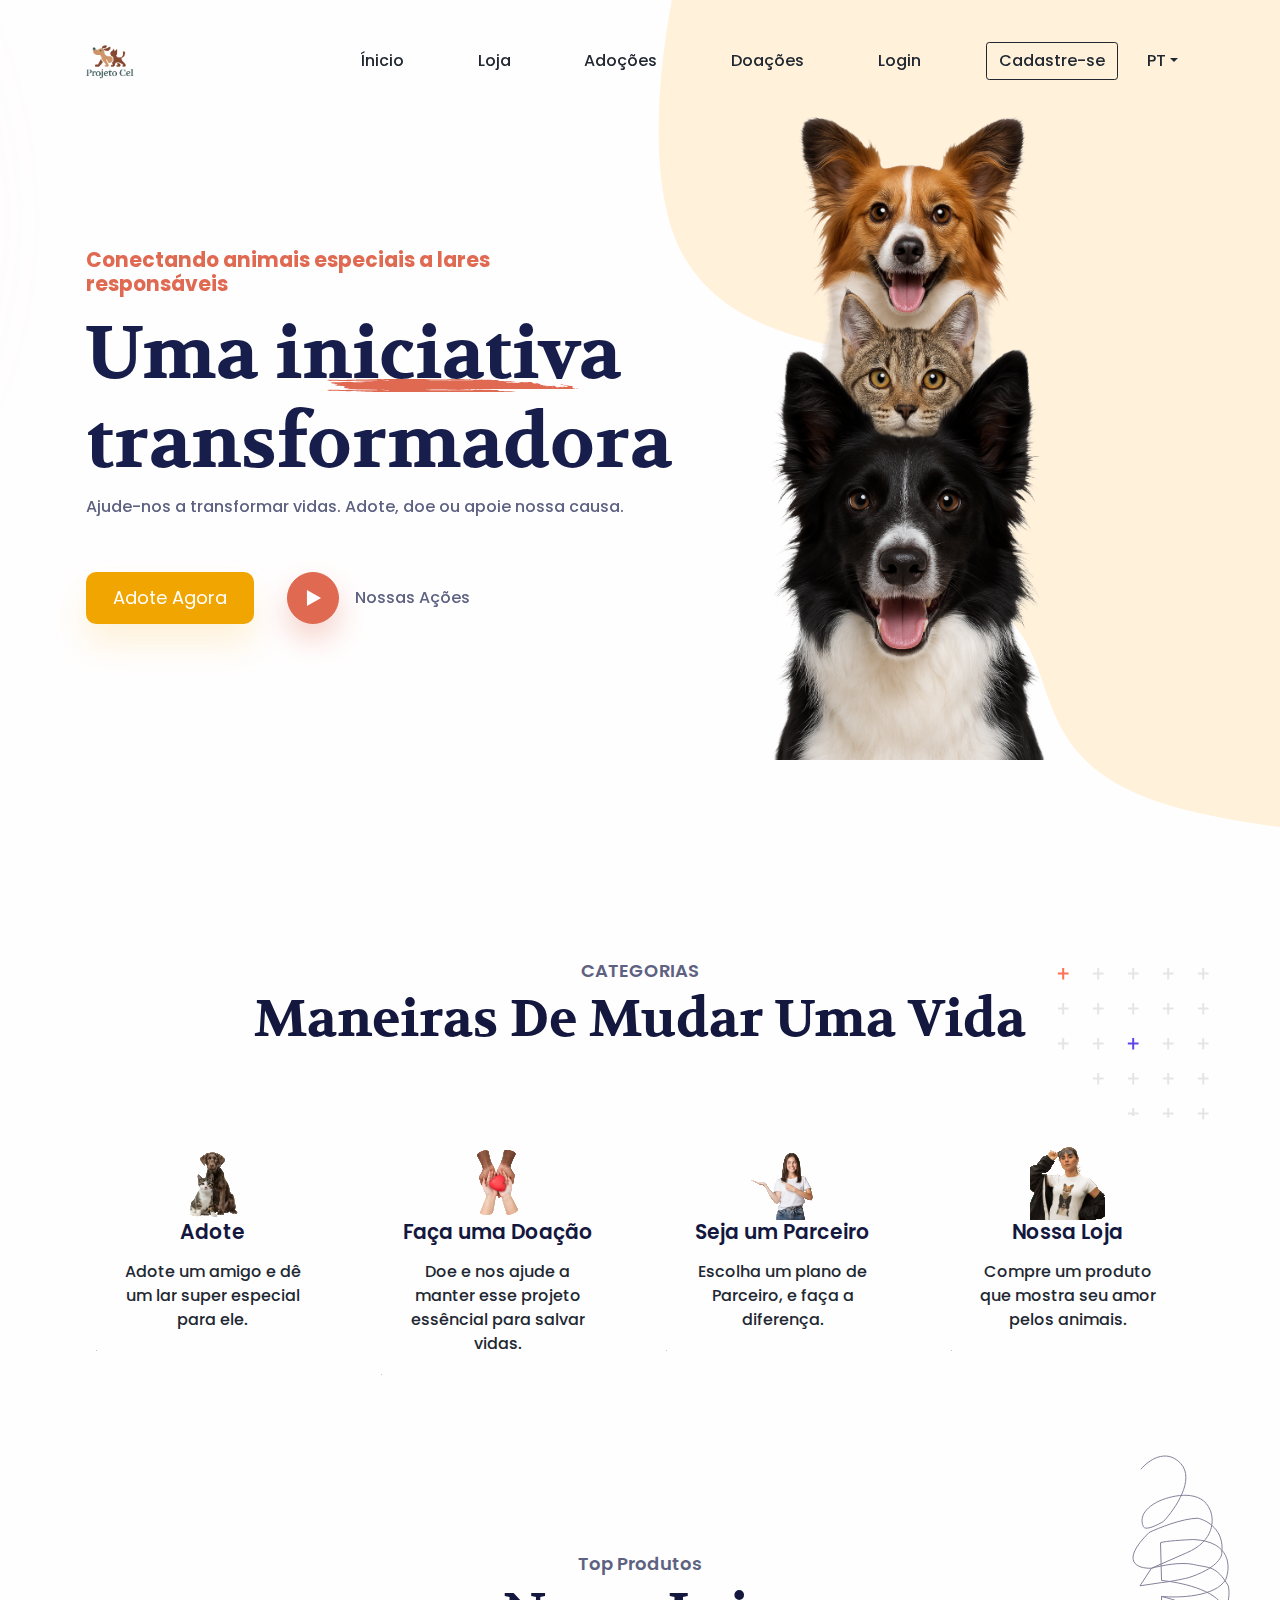
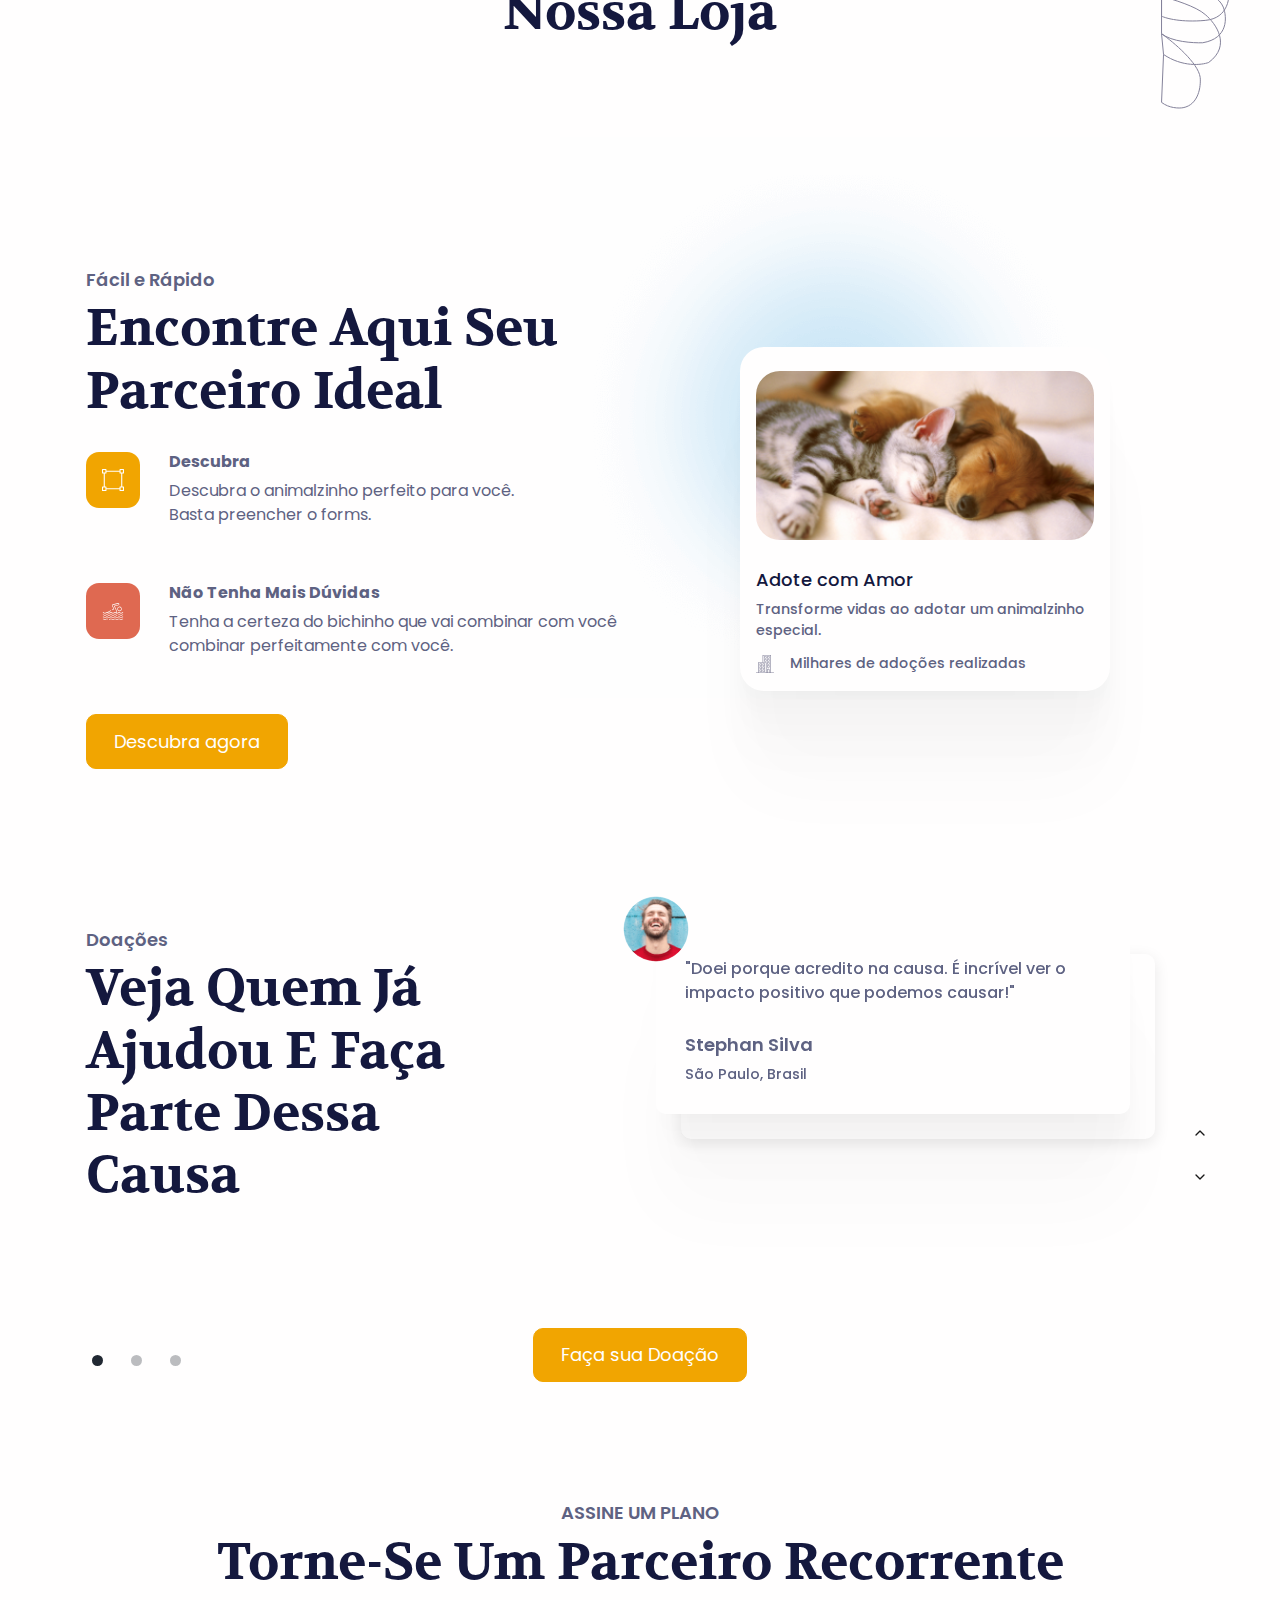
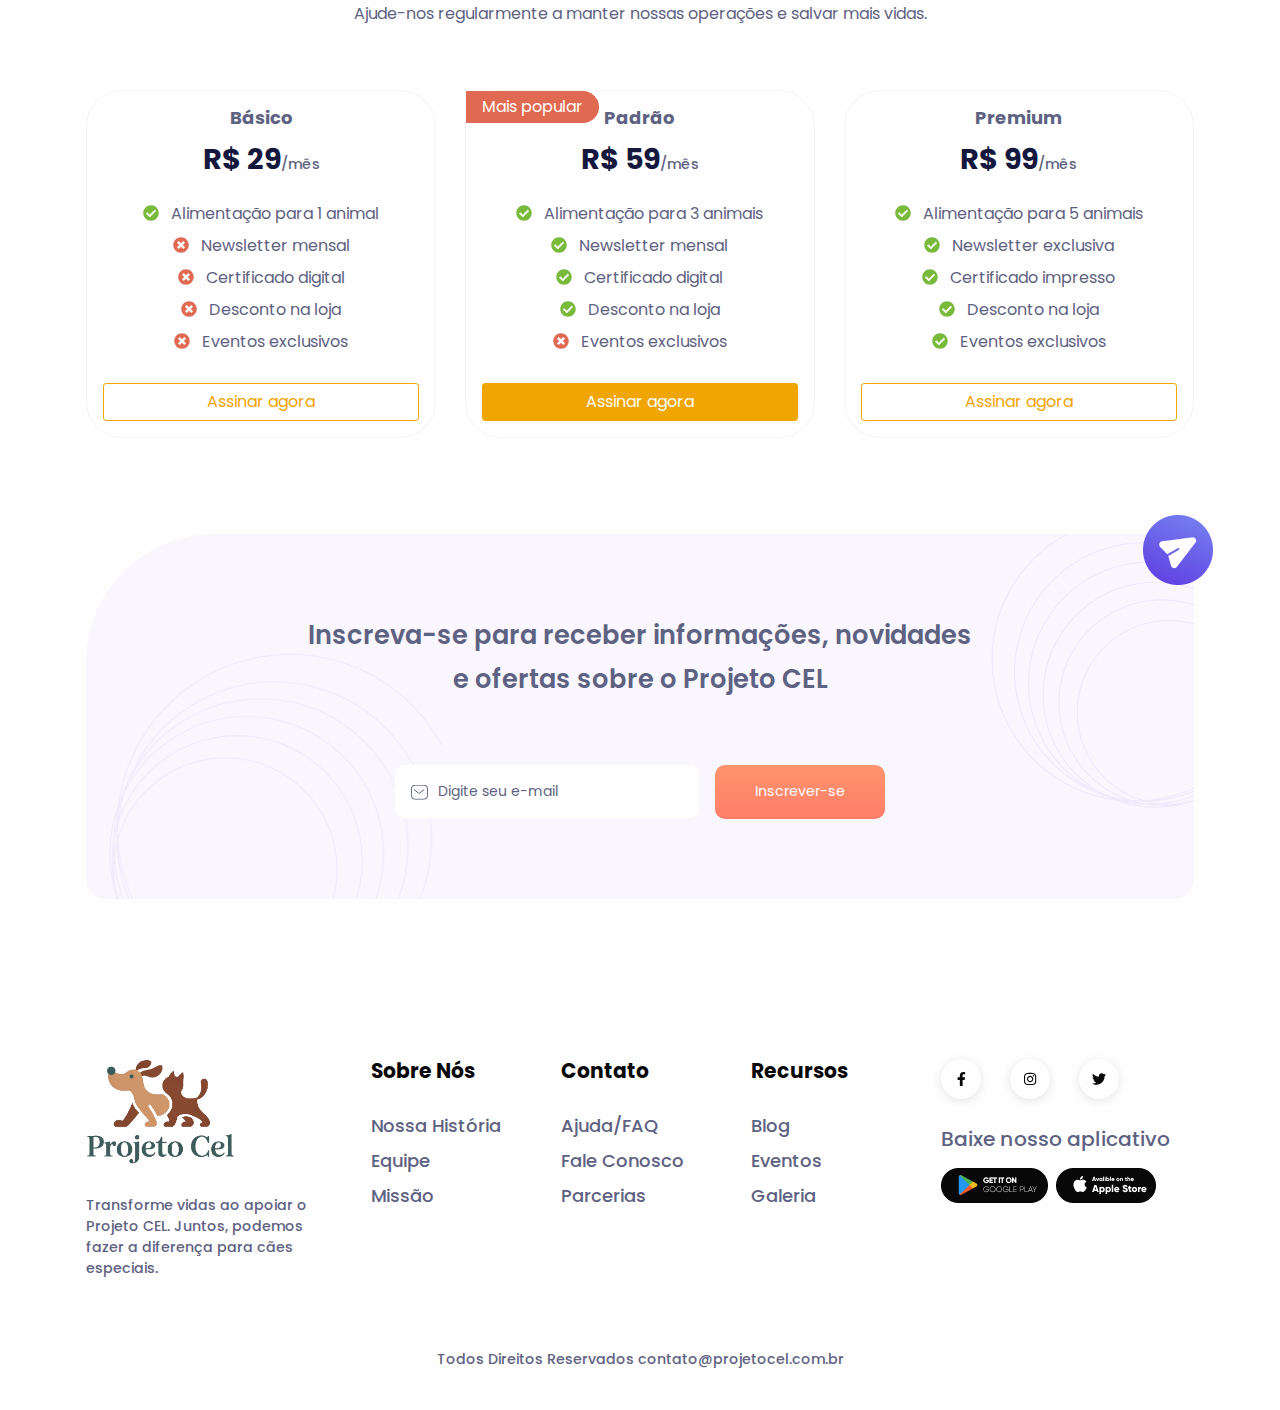
<file: frontend/index.html>
<!DOCTYPE html>
<html lang="pt-BR" dir="ltr">

  <head>
    <meta charset="utf-8">
    <meta http-equiv="X-UA-Compatible" content="IE=edge">
    <meta name="viewport" content="width=device-width, initial-scale=1">
    <title>Projeto CEL – Animais Especiais</title>
    <link href="assets/css/loader.css" rel="stylesheet" />
    <link rel="apple-touch-icon" sizes="180x180" href="assets/img/logocelfavcon.jpeg">
    <link rel="icon" type="image/png" sizes="32x32" href="assets/img/logocelfavcon.jpeg">
    <link rel="icon" type="image/png" sizes="16x16" href="assets/img/logocelfavcon.jpeg">
    <link rel="shortcut icon" type="image/x-icon" href="assets/img/logocelfavcon.jpeg">
    <link rel="manifest" href="assets/img/favicons/manifest.json">
    <meta name="msapplication-TileImage" content="assets/img/favicons/mstile-150x150.png">
    <meta name="theme-color" content="#ffffff">
    <!--    Stylesheets-->
    <link href="assets/css/theme.css" rel="stylesheet" />
    <style>
    /* Estilo do botão de compra Sobrepor */
    .comprar-btn {
      display: inline-flex;
      align-items: center;
      justify-content: center;
      background-color: #F1A501;; 
      color: #ffffff;
      font-size: 0.875rem;
      font-weight: bold;
      padding: 0.5rem 1rem;
      border-radius: 25px;
      border: none; 
      text-decoration: none;
      transition: all 0.3s ease;
      box-shadow: 0 4px 6px rgba(0, 0, 0, 0.1);
    }

    .comprar-btn:hover {
      background-color: #F1A501; 
      box-shadow: 0 6px 8px rgba(0, 0, 0, 0.15);
      color: #ffffff;
      transform: translateY(-2px);
    }

    .comprar-btn img {
      width: 16px;
      height: 16px;
      margin-right: 0.5rem;
    }
    </style>


  </head>

  <body>

    <!-- Loader -->
    <div id="loader-wrapper">
      <div class="text-center">
        <img src="assets/img/logocel.png" alt="Projeto CEL" width="150" class="mb-3" />
        <div class="d-flex align-items-center justify-content-center">
          <!---- Contêiner fixo para os pontos animados -->
          <div class="dots-container">
            <div class="dots"></div>
          </div>
        </div>
      </div>
    </div> 
    

    <!-- ===============================================-->
    <!--    Main Content-->
    <!-- ===============================================-->
    <main class="main" id="top">
      <nav class="navbar navbar-expand-lg navbar-light fixed-top py-5 d-block" data-navbar-on-scroll="data-navbar-on-scroll">
        <div class="container"><a class="navbar-brand" href="index.html"><img src="assets/img/logocel.png" height="34" alt="logo" /></a>
          <button class="navbar-toggler" type="button" data-bs-toggle="collapse" data-bs-target="#navbarSupportedContent" aria-controls="navbarSupportedContent" aria-expanded="false" aria-label="Toggle navigation"><span class="navbar-toggler-icon"> </span></button>
          <div class="collapse navbar-collapse border-top border-lg-0 mt-4 mt-lg-0" id="navbarSupportedContent">
            <ul class="navbar-nav ms-auto pt-2 pt-lg-0 font-base align-items-lg-center align-items-start">
              <li class="nav-item px-3 px-xl-4"><a class="nav-link fw-medium" aria-current="page" href="#sobre">Ínicio</a></li>
              <li class="nav-item px-3 px-xl-4"><a class="nav-link fw-medium" aria-current="page" href="#destination">Loja</a></li>
              <li class="nav-item px-3 px-xl-4"><a class="nav-link fw-medium" aria-current="page" href="#booking">Adoções</a></li>
              <li class="nav-item px-3 px-xl-4"><a class="nav-link fw-medium" aria-current="page" href="#testimonial">Doações</a></li>
              <li class="nav-item px-3 px-xl-4">
                <a class="nav-link fw-medium" href="#" data-bs-toggle="modal" data-bs-target="#loginModal">Login</a>
              </li>
              <li class="nav-item px-3 px-xl-4">
                <a class="btn btn-outline-dark order-1 order-lg-0 fw-medium" href="#" data-bs-toggle="modal" data-bs-target="#cadastroModal">Cadastre-se</a>
              </li> 
              <li class="nav-item dropdown px-3 px-lg-0"> <a class="d-inline-block ps-0 py-2 pe-3 text-decoration-none dropdown-toggle fw-medium" href="#" id="navbarDropdown" role="button" data-bs-toggle="dropdown" aria-expanded="false">PT</a>
                <ul class="dropdown-menu dropdown-menu-end border-0 shadow-lg" style="border-radius:0.3rem;" aria-labelledby="navbarDropdown">
                  <li><a class="dropdown-item" href="#!">PT</a></li>
                  <li><a class="dropdown-item" href="#!">EN</a></li>
                </ul>
              </li>
            </ul>
          </div>
        </div>
      </nav>
      <section style="padding-top: 7rem;">
        <div class="bg-holder" style="background-image:url(assets/img/hero/hero-bg.svg);">
        </div>
        <!--/.bg-holder-->

        <!-- Modal de Login -->
        <div class="modal fade" id="loginModal" tabindex="-1" aria-labelledby="loginModalLabel" aria-hidden="true">
          <div class="modal-dialog modal-dialog-centered">
            <div class="modal-content">
              <div class="modal-header border-0">
                <h5 class="modal-title fw-bold text-secondary" id="loginModalLabel">Bem-vindo de volta!</h5>
                <button type="button" class="btn-close" data-bs-dismiss="modal" aria-label="Close"></button>
              </div>
              <div class="modal-body">
                <div class="text-center mb-4">
                    <img src="assets/img/logocel.png" alt="Projeto CEL" width="100">
                    <p class="text-muted mt-2">Faça login para continuar</p>
                </div>
                <form id="loginForm">
                    <div class="mb-3">
                        <label for="email" class="form-label">E-mail</label>
                        <input type="email" class="form-control" id="email" placeholder="Digite seu e-mail" required>
                    </div>
                    <div class="mb-3">
                        <label for="password" class="form-label">Senha</label>
                        <input type="password" class="form-control" id="password" placeholder="Digite sua senha" required>
                    </div>
                    <div class="d-flex justify-content-between align-items-center mb-4">
                        <div class="form-check">
                            <input class="form-check-input" type="checkbox" id="rememberMe">
                            <label class="form-check-label" for="rememberMe">Lembrar-me</label>
                        </div>
                        <a href="#!" class="text-decoration-none text-secondary">Esqueceu a senha?</a>
                    </div>
                    <button type="submit" class="btn btn-primary w-100">Entrar</button>
                </form>
                <div class="text-center mt-4">
                    <p class="mb-0">Não tem uma conta? <a href="cadastro.html" class="text-primary text-decoration-none">Cadastre-se</a></p>
                </div>
            </div>
            </div>
          </div>
        </div>

        <!-- Modal de Cadastro -->
        <div class="modal fade" id="cadastroModal" tabindex="-1" aria-labelledby="cadastroModalLabel" aria-hidden="true">
          <div class="modal-dialog modal-dialog-centered">
              <div class="modal-content">
                  <div class="modal-header">
                      <h5 class="modal-title" id="cadastroModalLabel">Cadastre-se</h5>
                      <button type="button" class="btn-close" data-bs-dismiss="modal" aria-label="Close"></button>
                  </div>
                  <div class="modal-body">
                      <form id="cadastroForm">
                          <div class="mb-3">
                              <label for="nome" class="form-label">Nome Completo</label>
                              <input type="text" class="form-control" id="nome" placeholder="Digite seu nome completo" required>
                          </div>
                          <div class="mb-3">
                              <label for="emailCadastro" class="form-label">E-mail</label>
                              <input type="email" class="form-control" id="emailCadastro" placeholder="Digite seu e-mail" required>
                          </div>
                          <div class="mb-3">
                              <label for="senhaCadastro" class="form-label">Senha</label>
                              <input type="password" class="form-control" id="senhaCadastro" placeholder="Crie uma senha" required>
                          </div>
                          <div class="mb-3">
                              <label for="telefone" class="form-label">Telefone</label>
                              <input type="tel" class="form-control" id="telefone" placeholder="Digite seu telefone" required>
                          </div>
                          <div class="mb-3">
                              <label for="endereco" class="form-label">Endereço</label>
                              <input type="text" class="form-control" id="endereco" placeholder="Digite seu endereço" required>
                          </div>
                          <button type="submit" class="btn btn-primary w-100">Cadastrar</button>
                      </form>
                  </div>
              </div>
          </div>
        </div>

        <div class="container">
          <div class="row align-items-center">
            <div class="col-md-5 col-lg-6 order-0 order-md-1 text-end"><img class="pt-7 pt-md-0 hero-img" src="assets/img/hero/hero_animais.png" alt="hero-header" /></div>
            <div class="col-md-7 col-lg-6 text-md-start text-center py-6">
              <h4 class="fw-bold text-danger mb-3">Conectando animais especiais a lares responsáveis</h4>
              <h1 class="hero-title">Uma iniciativa transformadora</h1>
              <p class="mb-4 fw-medium">Ajude-nos a transformar vidas. Adote, doe ou apoie nossa causa.<br class="d-none d-xl-block" /><br class="d-none d-xl-block" /></p>
              <div class="text-center text-md-start"> <a class="btn btn-primary btn-lg me-md-4 mb-3 mb-md-0 border-0 primary-btn-shadow" href="#booking" role="button">Adote Agora</a>
                <div class="w-100 d-block d-md-none"></div><a href="#!" role="button" data-bs-toggle="modal" data-bs-target="#popupVideo"><span class="btn btn-danger round-btn-lg rounded-circle me-3 danger-btn-shadow"> <img src="assets/img/hero/play.svg" width="15" alt="paly"/></span></a><span class="fw-medium">Nossas Ações</span>
                <div class="modal fade" id="popupVideo" tabindex="-1" aria-labelledby="popupVideo" aria-hidden="true">
                  <div class="modal-dialog modal-dialog-centered modal-xl">
                    <div class="modal-content">
                      <div class="ratio ratio-16x9">
                        <iframe 
                          class="rounded" 
                          src="https://www.youtube.com/embed/BHA-uVwzga0?si=E-Sj0q-3rm59iXLn" 
                          title="YouTube video player" 
                          allow="accelerometer; autoplay; clipboard-write; encrypted-media; gyroscope; picture-in-picture" 
                          allowfullscreen>
                        </iframe>
                      </div>
                    </div>
                  </div>
                </div>
              </div>
            </div>
          </div>
        </div>
      </section>


      <!-- ============================================-->
      <!-- <section> begin ============================-->
      <section class="pt-5 pt-md-9" id="service">

        <div class="container">
          <div class="position-absolute z-index--1 end-0 d-none d-lg-block"><img src="assets/img/category/shape.svg" style="max-width: 200px" alt="service" /></div>
          <div class="mb-7 text-center">
            <h5 class="text-secondary">CATEGORIAS</h5>
            <h3 class="fs-xl-10 fs-lg-8 fs-7 fw-bold font-cursive text-capitalize">Maneiras de Mudar uma Vida</h3>
          </div>
          <div class="row">
            <div class="col-lg-3 col-sm-6 mb-6">
              <a href="#booking" class="text-decoration-none">
                <div class="card service-card shadow-hover rounded-3 text-center align-items-center">
                  <div class="card-body p-xxl-5 p-4">
                    <img src="assets/img/category/icon-adote.png" width="75" alt="Service" />
                    <h4 class="mb-3">Adote</h4>
                    <p class="mb-0 fw-medium">Adote um amigo e dê um lar super especial para ele.</p>
                  </div>
                </div>
              </a>
            </div>
            <div class="col-lg-3 col-sm-6 mb-6">
              <a href="#testimonial" class="text-decoration-none">
                <div class="card service-card shadow-hover rounded-3 text-center align-items-center">
                  <div class="card-body p-xxl-5 p-4">
                    <img src="assets/img/category/icon-doacao.png" width="75" alt="Service" />
                    <h4 class="mb-3">Faça uma Doação</h4>
                    <p class="mb-0 fw-medium">Doe e nos ajude a manter esse projeto essêncial para salvar vidas.</p>
                  </div>
                </div>
              </a>
            </div>
            <div class="col-lg-3 col-sm-6 mb-6">
              <a href="#partnership" class="text-decoration-none">
                <div class="card service-card shadow-hover rounded-3 text-center align-items-center">
                  <div class="card-body p-xxl-5 p-4">
                    <img src="assets/img/category/icon-parceiro.png" width="75" alt="Service" />
                    <h4 class="mb-3">Seja um Parceiro</h4>
                    <p class="mb-0 fw-medium">Escolha um plano de Parceiro, e faça a diferença.</p>
                  </div>
                </div>
              </a>
            </div>
            <div class="col-lg-3 col-sm-6 mb-6">
              <a href="#destination" class="text-decoration-none">
                <div class="card service-card shadow-hover rounded-3 text-center align-items-center">
                  <div class="card-body p-xxl-5 p-4">
                    <img src="assets/img/category/icon-loja.png" width="75" alt="Service" />
                    <h4 class="mb-3">Nossa Loja</h4>
                    <p class="mb-0 fw-medium">Compre um produto que mostra seu amor pelos animais.</p>
                  </div>
                </div>
              </a>
            </div>
          </div>
        </div><!-- end of .container-->

      </section>
      <!-- <section> close ============================-->
      <!-- ============================================-->




      <!-- ============================================-->
      <!-- <section> begin ============================-->
        <section class="pt-5" id="destination">
          <div class="container">
            <div class="position-absolute start-100 bottom-0 translate-middle-x d-none d-xl-block ms-xl-n4">
              <img src="assets/img/dest/shape.svg" alt="destination" />
            </div>
            <div class="mb-7 text-center">
              <h5 class="text-secondary">Top Produtos</h5>
              <h3 class="fs-xl-10 fs-lg-8 fs-7 fw-bold font-cursive text-capitalize">Nossa Loja</h3>
            </div>
            <!-- Contêiner para produtos dinâmicos -->
            <div class="row" id="produtos-container"></div>
          </div><!-- end of .container-->
        </section>
      <!-- <section> close ============================-->
      <!-- ============================================-->




      <!-- ============================================-->
      <!-- <section> begin ============================-->
      <section id="booking">

        <div class="container">
          <div class="row align-items-center">
            <div class="col-lg-6">
              <div class="mb-4 text-start">
                <h5 class="text-secondary">Fácil e Rápido</h5>
                <h3 class="fs-xl-10 fs-lg-8 fs-7 fw-bold font-cursive text-capitalize">Encontre aqui seu parceiro ideal</h3>
              </div>
              <div class="d-flex align-items-start mb-5">
                <div class="bg-primary me-sm-4 me-3 p-3" style="border-radius: 13px"> <img src="assets/img/steps/selection.svg" width="22" alt="steps" /></div>
                <div class="flex-1">
                  <h5 class="text-secondary fw-bold fs-0">Descubra</h5>
                  <p>Descubra o animalzinho perfeito para você. <br class="d-none d-sm-block"> Basta preencher o forms.</p>
                </div>
              </div>
              <div class="d-flex align-items-start mb-5">
                <div class="bg-danger me-sm-4 me-3 p-3" style="border-radius: 13px"> <img src="assets/img/steps/water-sport.svg" width="22" alt="steps" /></div>
                <div class="flex-1">
                  <h5 class="text-secondary fw-bold fs-0">Não Tenha Mais Dúvidas</h5>
                  <p>Tenha a certeza do bichinho que vai combinar com você<br class="d-none d-sm-block">combinar perfeitamente com você.</p>
                </div>
              </div>
              <button class="btn btn-primary btn-lg" onclick="window.location.href='adocao.html'">Descubra agora</button>
            </div>
            <div class="col-lg-6 d-flex justify-content-center align-items-start">
              <div class="card position-relative shadow" style="max-width: 370px;">
                <div class="position-absolute z-index--1 me-10 me-xxl-0" style="right:-160px;top:-210px;"> <img src="assets/img/steps/bg.png" style="max-width:550px;" alt="shape" /></div>
                <div class="card-body p-3"> <img class="mb-4 mt-2 rounded-2 w-100" src="assets/img/steps/booking-img.png" alt="booking" />
                  <div>
                    <h5 class="fw-medium">Adote com Amor</h5>
                    <p class="fs--1 mb-3 fw-medium">Transforme vidas ao adotar um animalzinho especial.</p>

                    <div class="d-flex align-items-center justify-content-between">
                      <div class="d-flex align-items-center mt-n1">
                        <img class="me-3" src="assets/img/steps/building.svg" width="18" />
                        <span class="fs--1 fw-medium">Milhares de adoções realizadas</span>
                      </div>
                    </div>
                  </div>      
                </div>
              </div>
            </div>
          </div>
        </div><!-- end of .container-->

      </section>
      <!-- <section> close ============================-->
      <!-- ============================================-->




      <!-- ============================================-->
      <!-- <section> begin ============================-->
        <section id="testimonial">

          <div class="container">
            <div class="row">
              <div class="col-lg-5">
                <div class="mb-8 text-start">
                  <h5 class="text-secondary">Doações</h5>
                  <h3 class="fs-xl-10 fs-lg-8 fs-7 fw-bold font-cursive text-capitalize">Veja quem já ajudou e faça parte dessa causa</h3>
                </div>
              </div>
              <div class="col-lg-1"></div>
              <div class="col-lg-6">
                <div class="pe-7 ps-5 ps-lg-0">
                  <div class="carousel slide carousel-fade position-static" id="testimonialIndicator" data-bs-ride="carousel">
                    <div class="carousel-indicators">
                      <button class="active" type="button" data-bs-target="#testimonialIndicator" data-bs-slide-to="0" aria-current="true" aria-label="Testimonial 0"></button>
                      <button class="false" type="button" data-bs-target="#testimonialIndicator" data-bs-slide-to="1" aria-current="true" aria-label="Testimonial 1"></button>
                      <button class="false" type="button" data-bs-target="#testimonialIndicator" data-bs-slide-to="2" aria-current="true" aria-label="Testimonial 2"></button>
                    </div>
                    <div class="carousel-inner">
                      <div class="carousel-item position-relative active">
                        <div class="card shadow" style="border-radius:10px;">
                          <div class="position-absolute start-0 top-0 translate-middle"> 
                            <img class="rounded-circle fit-cover" src="assets/img/testimonial/author.png" height="65" width="65" alt="Autor 1" />
                          </div>
                          <div class="card-body p-4">
                            <p class="fw-medium mb-4">&quot;Doei porque acredito na causa. É incrível ver o impacto positivo que podemos causar!&quot;</p>
                            <h5 class="text-secondary">Stephan Silva</h5>
                            <p class="fw-medium fs--1 mb-0">São Paulo, Brasil</p>
                          </div>
                        </div>
                        <div class="card shadow-sm position-absolute top-0 z-index--1 mb-3 w-100 h-100" style="border-radius:10px;transform:translate(25px, 25px)"> </div>
                      </div>
                      <div class="carousel-item position-relative">
                        <div class="card shadow" style="border-radius:10px;">
                          <div class="position-absolute start-0 top-0 translate-middle"> 
                            <img class="rounded-circle fit-cover" src="assets/img/testimonial/author2.png" height="65" width="65" alt="Autor 2" />
                          </div>
                          <div class="card-body p-4">
                            <p class="fw-medium mb-4">&quot;Ajudar esses cães especiais foi uma das melhores decisões que já tomei.&quot;</p>
                            <h5 class="text-secondary">Carlos Mendes</h5>
                            <p class="fw-medium fs--1 mb-0">Rio de Janeiro, Brasil</p>
                          </div>
                        </div>
                        <div class="card shadow-sm position-absolute top-0 z-index--1 mb-3 w-100 h-100" style="border-radius:10px;transform:translate(25px, 25px)"> </div>
                      </div>
                      <div class="carousel-item position-relative">
                        <div class="card shadow" style="border-radius:10px;">
                          <div class="position-absolute start-0 top-0 translate-middle"> 
                            <img class="rounded-circle fit-cover" src="assets/img/testimonial/author3.png" height="65" width="65" alt="Autor 3" />
                          </div>
                          <div class="card-body p-4">
                            <p class="fw-medium mb-4">&quot;Saber que minha doação ajudou a salvar vidas me enche de alegria.&quot;</p>
                            <h5 class="text-secondary">Mariana Costa</h5>
                            <p class="fw-medium fs--1 mb-0">Belo Horizonte, Brasil</p>
                          </div>
                        </div>
                        <div class="card shadow-sm position-absolute top-0 z-index--1 mb-3 w-100 h-100" style="border-radius:10px;transform:translate(25px, 25px)"> </div>
                      </div>
                    </div>
                    <div class="carousel-navigation d-flex flex-column flex-between-center position-absolute end-0 top-lg-50 bottom-0 translate-middle-y z-index-1 me-3 me-lg-0" style="height:60px;width:20px;">
                      <button class="carousel-control-prev position-static" type="button" data-bs-target="#testimonialIndicator" data-bs-slide="prev">
                        <img src="assets/img/icons/up.svg" width="16" alt="Anterior" />
                      </button>
                      <button class="carousel-control-next position-static" type="button" data-bs-target="#testimonialIndicator" data-bs-slide="next">
                        <img src="assets/img/icons/down.svg" width="16" alt="Próximo" />
                      </button>
                    </div>
                  </div>
                </div>
              </div>
            </div>
            <div class="text-center mt-5">
              <button class="btn btn-primary btn-lg" onclick="window.location.href='doacao.html'">Faça sua Doação</button>
            </div>
          </div><!-- end of .container-->
        
        </section>


        <!-- <section> begin ============================-->
        <section class="pt-5 pb-6" id="partnership">
          <div class="container">
            <div class="mb-7 text-center">
              <h5 class="text-secondary">ASSINE UM PLANO</h5>
              <h3 class="fs-xl-10 fs-lg-8 fs-7 fw-bold font-cursive text-capitalize">Torne-se um Parceiro Recorrente</h3>
              <p class="mx-auto mb-6" style="max-width: 600px;">Ajude-nos regularmente a manter nossas operações e salvar mais vidas.</p>
            </div>
            <div class="row gx-lg-4 gy-4">
              
              <!-- Plano Básico -->
              <div class="col-md-4">
                <div class="card h-100 border border-200 rounded-3">
                  <div class="card-body text-center">
                    <h4 class="text-secondary fw-bold fs-1 mb-3">Básico</h4>
                    <h2 class="display-4 fw-bold mb-4">R$ 29<span class="fs--1 fw-medium text-secondary">/mês</span></h2>
                    <ul class="list-unstyled mb-4">
                      <li class="mb-2"><i class="fas fa-check-circle text-success me-2"></i> Alimentação para 1 animal</li>
                      <li class="mb-2"><i class="fas fa-times-circle text-danger me-2"></i> Newsletter mensal</li>
                      <li class="mb-2"><i class="fas fa-times-circle text-danger me-2"></i> Certificado digital</li>
                      <li class="mb-2"><i class="fas fa-times-circle text-danger me-2"></i> Desconto na loja</li>
                      <li class="mb-2"><i class="fas fa-times-circle text-danger me-2"></i> Eventos exclusivos</li>
                    </ul>
                    <button class="btn btn-outline-primary w-100">Assinar agora</button>
                  </div>
                </div>
              </div>
              
              <!-- Plano Popular -->
              <div class="col-md-4">
                <div class="card h-100 border border-200 rounded-3 position-relative">
                  <div class="position-absolute top-0 start-0 bg-danger text-white py-1 px-3 rounded-end" style="top:-15px;">
                    Mais popular
                  </div>
                  <div class="card-body text-center">
                    <h4 class="text-secondary fw-bold fs-1 mb-3">Padrão</h4>
                    <h2 class="display-4 fw-bold mb-4">R$ 59<span class="fs--1 fw-medium text-secondary">/mês</span></h2>
                    <ul class="list-unstyled mb-4">
                      <li class="mb-2"><i class="fas fa-check-circle text-success me-2"></i> Alimentação para 3 animais</li>
                      <li class="mb-2"><i class="fas fa-check-circle text-success me-2"></i> Newsletter mensal</li>
                      <li class="mb-2"><i class="fas fa-check-circle text-success me-2"></i> Certificado digital</li>
                      <li class="mb-2"><i class="fas fa-check-circle text-success me-2"></i> Desconto na loja</li>
                      <li class="mb-2"><i class="fas fa-times-circle text-danger me-2"></i> Eventos exclusivos</li>
                    </ul>
                    <button class="btn btn-primary w-100">Assinar agora</button>
                  </div>
                </div>
              </div>
              
              <!-- Plano Premium -->
              <div class="col-md-4">
                <div class="card h-100 border border-200 rounded-3">
                  <div class="card-body text-center">
                    <h4 class="text-secondary fw-bold fs-1 mb-3">Premium</h4>
                    <h2 class="display-4 fw-bold mb-4">R$ 99<span class="fs--1 fw-medium text-secondary">/mês</span></h2>
                    <ul class="list-unstyled mb-4">
                      <li class="mb-2"><i class="fas fa-check-circle text-success me-2"></i> Alimentação para 5 animais</li>
                      <li class="mb-2"><i class="fas fa-check-circle text-success me-2"></i> Newsletter exclusiva</li>
                      <li class="mb-2"><i class="fas fa-check-circle text-success me-2"></i> Certificado impresso</li>
                      <li class="mb-2"><i class="fas fa-check-circle text-success me-2"></i> Desconto na loja</li>
                      <li class="mb-2"><i class="fas fa-check-circle text-success me-2"></i> Eventos exclusivos</li>
                    </ul>
                    <button class="btn btn-outline-primary w-100">Assinar agora</button>
                  </div>
                </div>
              </div>
              
            </div>
          </div><!-- end of .container-->
        </section>
<!-- <section> close ============================-->
<!-- <section> close ============================-->
      <!-- <section> close ============================-->
      <!-- ============================================-->


 <!--     <div class="position-relative pt-9 pt-lg-8 pb-6 pb-lg-8">
        <div class="container">
          <div class="row row-cols-lg-5 row-cols-md-3 row-cols-2 flex-center">
            <div class="col">
              <div class="card shadow-hover mb-4" style="border-radius:10px;">
                <div class="card-body text-center"> <img class="img-fluid" src="assets/img/partner/6.png" alt="" /></div>
              </div>
            </div>
            <div class="col">
              <div class="card shadow-hover mb-4" style="border-radius:10px;">
                <div class="card-body text-center"> <img class="img-fluid" src="assets/img/partner/2.png" alt="" /></div>
              </div>
            </div>
            <div class="col">
              <div class="card shadow-hover mb-4" style="border-radius:10px;">
                <div class="card-body text-center"> <img class="img-fluid" src="assets/img/partner/3.png" alt="" /></div>
              </div>
            </div>
            <div class="col">
              <div class="card shadow-hover mb-4" style="border-radius:10px;">
                <div class="card-body text-center"> <img class="img-fluid" src="assets/img/partner/4.png" alt="" /></div>
              </div>
            </div>
            <div class="col">
              <div class="card shadow-hover mb-4" style="border-radius:10px;">
                <div class="card-body text-center"> <img class="img-fluid" src="assets/img/partner/5.png" alt="" /></div>
              </div>
            </div>
          </div>
        </div>
      </div>-->


      <!-- ============================================-->
      <!-- <section> begin ============================-->
      <section class="pt-6">

        <div class="container">
          <div class="py-8 px-5 position-relative text-center" style="background-color: rgba(223, 215, 249, 0.199);border-radius: 129px 20px 20px 20px;">
            <div class="position-absolute start-100 top-0 translate-middle ms-md-n3 ms-n4 mt-3"> 
              <img src="assets/img/cta/send.png" style="max-width:70px;" alt="send icon" />
            </div>
            <div class="position-absolute end-0 top-0 z-index--1"> 
              <img src="assets/img/cta/shape-bg2.png" width="264" alt="cta shape" />
            </div>
            <div class="position-absolute start-0 bottom-0 ms-3 z-index--1 d-none d-sm-block"> 
              <img src="assets/img/cta/shape-bg1.png" style="max-width: 340px;" alt="cta shape" />
            </div>
            <div class="row justify-content-center">
              <div class="col-lg-8 col-md-10">
                <h2 class="text-secondary lh-1-7 mb-7">Inscreva-se para receber informações, novidades e ofertas sobre o Projeto CEL</h2>
                <form class="row g-3 align-items-center w-lg-75 mx-auto">
                  <div class="col-sm">
                    <div class="input-group-icon">
                      <input class="form-control form-little-squirrel-control" type="email" placeholder="Digite seu e-mail" aria-label="email" />
                      <img class="input-box-icon" src="assets/img/cta/mail.svg" width="17" alt="mail" />
                    </div>
                  </div>
                  <div class="col-sm-auto">
                    <button class="btn btn-danger orange-gradient-btn fs--1">Inscrever-se</button>
                  </div>
                </form>
              </div>
            </div>
          </div>
        </div><!-- end of .container-->

      </section>
      <!-- <section> close ============================-->
      <!-- ============================================-->




      <!-- ============================================-->
      <!-- <section> begin ============================-->
        <section class="pb-0 pb-lg-4">

          <div class="container">
            <div class="row">
              <div class="col-lg-3 col-md-7 col-12 mb-4 mb-md-6 mb-lg-0 order-0">
                <img class="mb-4" src="assets/img/logocel.png" width="150" alt="Projeto CEL" />
                <p class="fs--1 text-secondary mb-0 fw-medium">Transforme vidas ao apoiar o Projeto CEL. Juntos, podemos fazer a diferença para cães especiais.</p>
              </div>
              <div class="col-lg-2 col-md-4 mb-4 mb-lg-0 order-lg-1 order-md-2">
                <h4 class="footer-heading-color fw-bold font-sans-serif mb-3 mb-lg-4">Sobre Nós</h4>
                <ul class="list-unstyled mb-0">
                  <li class="mb-2"><a class="link-900 fs-1 fw-medium text-decoration-none" href="#!">Nossa História</a></li>
                  <li class="mb-2"><a class="link-900 fs-1 fw-medium text-decoration-none" href="#!">Equipe</a></li>
                  <li class="mb-2"><a class="link-900 fs-1 fw-medium text-decoration-none" href="#!">Missão</a></li>
                </ul>
              </div>
              <div class="col-lg-2 col-md-4 mb-4 mb-lg-0 order-lg-2 order-md-3">
                <h4 class="footer-heading-color fw-bold font-sans-serif mb-3 mb-lg-4">Contato</h4>
                <ul class="list-unstyled mb-0">
                  <li class="mb-2"><a class="link-900 fs-1 fw-medium text-decoration-none" href="#!">Ajuda/FAQ</a></li>
                  <li class="mb-2"><a class="link-900 fs-1 fw-medium text-decoration-none" href="#!">Fale Conosco</a></li>
                  <li class="mb-2"><a class="link-900 fs-1 fw-medium text-decoration-none" href="#!">Parcerias</a></li>
                </ul>
              </div>
              <div class="col-lg-2 col-md-4 mb-4 mb-lg-0 order-lg-3 order-md-4">
                <h4 class="footer-heading-color fw-bold font-sans-serif mb-3 mb-lg-4">Recursos</h4>
                <ul class="list-unstyled mb-0">
                  <li class="mb-2"><a class="link-900 fs-1 fw-medium text-decoration-none" href="#!">Blog</a></li>
                  <li class="mb-2"><a class="link-900 fs-1 fw-medium text-decoration-none" href="#!">Eventos</a></li>
                  <li class="mb-2"><a class="link-900 fs-1 fw-medium text-decoration-none" href="#!">Galeria</a></li>
                </ul>
              </div>
              <div class="col-lg-3 col-md-5 col-12 mb-4 mb-md-6 mb-lg-0 order-lg-4 order-md-1">
                <div class="icon-group mb-4">
                  <a class="text-decoration-none icon-item shadow-social" id="facebook" href="#!"><i class="fab fa-facebook-f"> </i></a>
                  <a class="text-decoration-none icon-item shadow-social" id="instagram" href="#!"><i class="fab fa-instagram"> </i></a>
                  <a class="text-decoration-none icon-item shadow-social" id="twitter" href="#!"><i class="fab fa-twitter"> </i></a>
                </div>
                <h4 class="fw-medium font-sans-serif text-secondary mb-3">Baixe nosso aplicativo</h4>
                <div class="d-flex align-items-center">
                  <a href="#!"><img class="me-2" src="assets/img/play-store.png" alt="Google Play" /></a>
                  <a href="#!"><img src="assets/img/apple-store.png" alt="App Store" /></a>
                </div>
              </div>
            </div>
          </div><!-- end of .container-->
        
        </section>
      <!-- <section> close ============================-->
      <!-- ============================================-->


      <div class="py-5 text-center">
        <p class="mb-0 text-secondary fs--1 fw-medium">Todos Direitos Reservados contato@projetocel.com.br </p>
      </div>

      <!-- Modal de Confirmação de Compra -->
      <div class="modal fade" id="checkoutModal" tabindex="-1" aria-labelledby="checkoutModalLabel" aria-hidden="true">
        <div class="modal-dialog modal-dialog-centered">
          <div class="modal-content">
            <div class="modal-header">
              <h5 class="modal-title" id="checkoutModalLabel">Confirme sua Compra</h5>
              <button type="button" class="btn-close" data-bs-dismiss="modal" aria-label="Close"></button>
            </div>
            <div class="modal-body">
              <!-- Detalhes do Produto -->
              <div class="mb-3">
                <h6>Produto:</h6>
                <p id="produto-nome"></p>
                <p><strong>Preço:</strong> R$ <span id="produto-preco"></span></p>
              </div>

              <!-- Dados do Usuário -->
              <div class="mb-3">
                <h6>Dados do Comprador:</h6>
                <p><strong>Nome:</strong> <span id="usuario-nome"></span></p>
                <p><strong>Endereço:</strong> <span id="usuario-endereco"></span></p>
              </div>

              <!-- Endereço de Entrega -->
              <div class="mb-3">
                <h6>Endereço de Entrega:</h6>
                <p id="endereco-entrega"></p>
              </div>
            </div>
            <div class="modal-footer">
              <button type="button" class="btn btn-secondary" data-bs-dismiss="modal">Cancelar</button>
              <button type="button" class="btn btn-primary" id="confirmar-compra">Confirmar Compra</button>
            </div>
          </div>
        </div>
      </div>
    </main>
    <!-- ===============================================-->
    <!--    End of Main Content-->
    <!-- ===============================================-->


    <!-- ===============================================-->
    <!--    JavaScripts-->
    <!-- ===============================================-->
    <script src="vendors/@popperjs/popper.min.js"></script>
    <script src="vendors/bootstrap/bootstrap.min.js"></script>
    <script src="vendors/is/is.min.js"></script>
    <script src="https://polyfill.io/v3/polyfill.min.js?features=window.scroll"></script>
    <script src="vendors/fontawesome/all.min.js"></script>
    <script src="assets/js/theme.js"></script>
    <script src="assets/js/login.js"></script>
    <script src="assets/js/loader.js"></script>
    <script src="assets/js/shop.js"></script>
    <link href="https://fonts.googleapis.com/css2?family=Poppins:wght@400;500;600;700&amp;family=Volkhov:wght@700&amp;display=swap" rel="stylesheet">  
  </body>

</html>
</file>
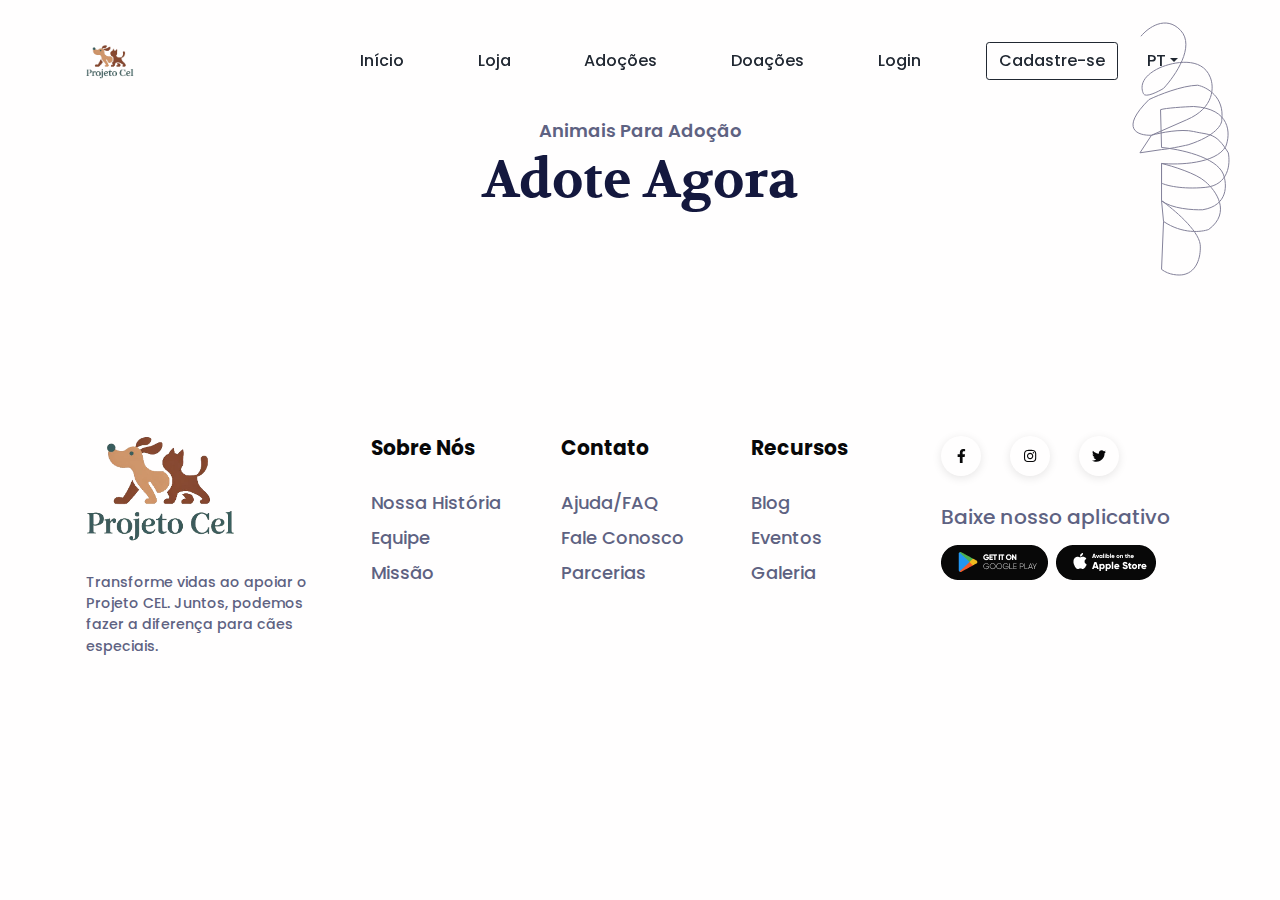
<file: frontend/adocao.html>
<!DOCTYPE html>
<html lang="pt-BR" dir="ltr">
    <head>
        <meta charset="utf-8">
        <meta http-equiv="X-UA-Compatible" content="IE=edge">
        <meta name="viewport" content="width=device-width, initial-scale=1">
        <title>Projeto CEL – Cães Especiais Lar</title>
        <link href="assets/css/loader.css" rel="stylesheet" />
        <link rel="apple-touch-icon" sizes="180x180" href="assets/img/logocelfavcon.jpeg">
        <link rel="icon" type="image/png" sizes="32x32" href="assets/img/logocelfavcon.jpeg">
        <link rel="icon" type="image/png" sizes="16x16" href="assets/img/logocelfavcon.jpeg">
        <link rel="shortcut icon" type="image/x-icon" href="assets/img/logocelfavcon.jpeg">
        <link rel="manifest" href="assets/img/favicons/manifest.json">
        <meta name="msapplication-TileImage" content="assets/img/favicons/mstile-150x150.png">
        <meta name="theme-color" content="#ffffff">
        <!--    Stylesheets-->
        <link href="assets/css/theme.css" rel="stylesheet" />
        <style>
          .adotar-btn {
            display: inline-flex;
            align-items: center; 
            justify-content: center; 
            background-color: #F1A501; /* Azul primário */
            color: #ffffff; /* Cor do texto branca */
            font-size: 0.875rem; /* Tamanho da fonte */
            font-weight: bold; /* Texto em negrito */
            padding: 0.5rem 1rem; /* Espaçamento interno */
            border-radius: 25px; /* Bordas arredondadas */
            border: none; /* Remove a borda */
            text-decoration: none; /* Remove sublinhado */
            transition: all 0.3s ease; /* Transição suave para hover */
            box-shadow: 0 4px 6px rgba(0, 0, 0, 0.1); /* Sombra leve */
            width: 100%; /* Largura total do contêiner pai */
            height: 40px; /* Altura fixa para o botão */
            gap: 0.5rem; /* Espaçamento entre o ícone e o texto */
          }

          /* Efeito hover no botão */
          .adotar-btn:hover {
            background-color: #F1A501; /* Azul escuro */
            box-shadow: 0 6px 8px rgba(0, 0, 0, 0.15); /* Sombra mais pronunciada */
            transform: translateY(-2px); /* Efeito de "levantamento" */
          }

          /* Estilo para o ícone dentro do botão */
          .adotar-btn img {
            width: 16px; /* Largura fixa para o ícone */
            height: 16px; /* Altura fixa para o ícone */
            margin-right: 0.5rem; /* Espaçamento entre o ícone e o texto */
            object-fit: contain; /* Garante que o ícone mantenha suas proporções */
          }
        </style>

    </head>
<body>
      <!-- Loader -->
      <div id="loader-wrapper">
        <div class="text-center">
          <img src="assets/img/logocel.png" alt="Projeto CEL" width="150" class="mb-3" />
          <div class="d-flex align-items-center justify-content-center">
            <!---- Contêiner fixo para os pontos animados -->
            <div class="dots-container">
              <div class="dots"></div>
            </div>
          </div>
        </div>
      </div>

  <!-- Navbar -->
  <nav class="navbar navbar-expand-lg navbar-light fixed-top py-5 d-block" data-navbar-on-scroll="data-navbar-on-scroll">
    <div class="container"><a class="navbar-brand" href="index.html"><img src="assets/img/logocel.png" height="34" alt="logo" /></a>
      <button class="navbar-toggler" type="button" data-bs-toggle="collapse" data-bs-target="#navbarSupportedContent" aria-controls="navbarSupportedContent" aria-expanded="false" aria-label="Toggle navigation"><span class="navbar-toggler-icon"> </span></button>
      <div class="collapse navbar-collapse border-top border-lg-0 mt-4 mt-lg-0" id="navbarSupportedContent">
        <ul class="navbar-nav ms-auto pt-2 pt-lg-0 font-base align-items-lg-center align-items-start">
          <li class="nav-item px-3 px-xl-4"><a class="nav-link fw-medium" aria-current="page" href="index.html">Início</a></li>
          <li class="nav-item px-3 px-xl-4"><a class="nav-link fw-medium" aria-current="page" href="#destination">Loja</a></li>
          <li class="nav-item px-3 px-xl-4"><a class="nav-link fw-medium" aria-current="page" href="#booking">Adoções</a></li>
          <li class="nav-item px-3 px-xl-4"><a class="nav-link fw-medium" aria-current="page" href="#testimonial">Doações</a></li>
          <li class="nav-item px-3 px-xl-4">
            <a class="nav-link fw-medium" href="#" data-bs-toggle="modal" data-bs-target="#loginModal">Login</a>
          </li>
          <li class="nav-item px-3 px-xl-4">
            <a class="btn btn-outline-dark order-1 order-lg-0 fw-medium" href="#" data-bs-toggle="modal" data-bs-target="#cadastroModal">Cadastre-se</a>
          </li> 
          <li class="nav-item dropdown px-3 px-lg-0"> <a class="d-inline-block ps-0 py-2 pe-3 text-decoration-none dropdown-toggle fw-medium" href="#" id="navbarDropdown" role="button" data-bs-toggle="dropdown" aria-expanded="false">PT</a>
            <ul class="dropdown-menu dropdown-menu-end border-0 shadow-lg" style="border-radius:0.3rem;" aria-labelledby="navbarDropdown">
              <li><a class="dropdown-item" href="#!">PT</a></li>
              <li><a class="dropdown-item" href="#!">EN</a></li>
            </ul>
          </li>
        </ul>
      </div>
    </div>
  </nav>

   <!-- Modal de Confirmação de Adoção -->
  <div class="modal fade" id="adocaoModal" tabindex="-1" aria-labelledby="adocaoModalLabel" aria-hidden="true">
    <div class="modal-dialog modal-dialog-centered">
      <div class="modal-content">
        <div class="modal-header">
          <h5 class="modal-title" id="adocaoModalLabel">Confirme sua Adoção</h5>
          <button type="button" class="btn-close" data-bs-dismiss="modal" aria-label="Close"></button>
        </div>
        <div class="modal-body">
          <!-- Detalhes do Animal -->
          <div class="mb-3">
            <h6>Animal:</h6>
            <p><strong>Nome:</strong> <span id="animal-nome"></span></p>
            <p><strong>Raça:</strong> <span id="animal-raca"></span></p>
            <p><strong>Deficiência:</strong> <span id="animal-deficiencia"></span></p>
            <p><strong>Cuidados Especiais:</strong> <span id="animal-cuidados"></span></p>
          </div>

          <!-- Dados do Usuário -->
          <div class="mb-3">
            <h6>Dados do Adotante:</h6>
            <p><strong>Nome:</strong> <span id="usuario-nome"></span></p>
            <p><strong>Endereço:</strong> <span id="usuario-endereco"></span></p>
          </div>

          <!-- Endereço de Entrega -->
          <div class="mb-3">
            <h6>Endereço de Entrega:</h6>
            <p id="endereco-entrega"></p>
          </div>
        </div>
        <div class="modal-footer">
          <button type="button" class="btn btn-secondary" data-bs-dismiss="modal">Cancelar</button>
          <button type="button" class="btn btn-primary" id="confirmar-adocao">Confirmar Adoção</button>
        </div>
      </div>
    </div>
  </div>


  <!-- Seção de Adoção -->
  <section style="padding-top: 7rem; margin-top: 5rem;" class="pt-5" id="destination">
    <div class="container">
      <div class="position-absolute start-100 bottom-0 translate-middle-x d-none d-xl-block ms-xl-n4">
        <img src="assets/img/dest/shape.svg" alt="destination" />
      </div>
      <div class="mb-7 text-center">
        <h5 class="text-secondary">Animais Para Adoção</h5>
        <h3 class="fs-xl-10 fs-lg-8 fs-7 fw-bold font-cursive text-capitalize">Adote Agora</h3>
      </div>
      <!-- Contêiner para produtos dinâmicos -->
      <div class="row" id="animais-container"></div>
    </div><!-- end of .container-->
  </section>

  <!-- Footer -->
  <section class="pb-0 pb-lg-4">

    <div class="container">
      <div class="row">
        <div class="col-lg-3 col-md-7 col-12 mb-4 mb-md-6 mb-lg-0 order-0">
          <img class="mb-4" src="assets/img/logocel.png" width="150" alt="Projeto CEL" />
          <p class="fs--1 text-secondary mb-0 fw-medium">Transforme vidas ao apoiar o Projeto CEL. Juntos, podemos fazer a diferença para cães especiais.</p>
        </div>
        <div class="col-lg-2 col-md-4 mb-4 mb-lg-0 order-lg-1 order-md-2">
          <h4 class="footer-heading-color fw-bold font-sans-serif mb-3 mb-lg-4">Sobre Nós</h4>
          <ul class="list-unstyled mb-0">
            <li class="mb-2"><a class="link-900 fs-1 fw-medium text-decoration-none" href="#!">Nossa História</a></li>
            <li class="mb-2"><a class="link-900 fs-1 fw-medium text-decoration-none" href="#!">Equipe</a></li>
            <li class="mb-2"><a class="link-900 fs-1 fw-medium text-decoration-none" href="#!">Missão</a></li>
          </ul>
        </div>
        <div class="col-lg-2 col-md-4 mb-4 mb-lg-0 order-lg-2 order-md-3">
          <h4 class="footer-heading-color fw-bold font-sans-serif mb-3 mb-lg-4">Contato</h4>
          <ul class="list-unstyled mb-0">
            <li class="mb-2"><a class="link-900 fs-1 fw-medium text-decoration-none" href="#!">Ajuda/FAQ</a></li>
            <li class="mb-2"><a class="link-900 fs-1 fw-medium text-decoration-none" href="#!">Fale Conosco</a></li>
            <li class="mb-2"><a class="link-900 fs-1 fw-medium text-decoration-none" href="#!">Parcerias</a></li>
          </ul>
        </div>
        <div class="col-lg-2 col-md-4 mb-4 mb-lg-0 order-lg-3 order-md-4">
          <h4 class="footer-heading-color fw-bold font-sans-serif mb-3 mb-lg-4">Recursos</h4>
          <ul class="list-unstyled mb-0">
            <li class="mb-2"><a class="link-900 fs-1 fw-medium text-decoration-none" href="#!">Blog</a></li>
            <li class="mb-2"><a class="link-900 fs-1 fw-medium text-decoration-none" href="#!">Eventos</a></li>
            <li class="mb-2"><a class="link-900 fs-1 fw-medium text-decoration-none" href="#!">Galeria</a></li>
          </ul>
        </div>
        <div class="col-lg-3 col-md-5 col-12 mb-4 mb-md-6 mb-lg-0 order-lg-4 order-md-1">
          <div class="icon-group mb-4">
            <a class="text-decoration-none icon-item shadow-social" id="facebook" href="#!"><i class="fab fa-facebook-f"> </i></a>
            <a class="text-decoration-none icon-item shadow-social" id="instagram" href="#!"><i class="fab fa-instagram"> </i></a>
            <a class="text-decoration-none icon-item shadow-social" id="twitter" href="#!"><i class="fab fa-twitter"> </i></a>
          </div>
          <h4 class="fw-medium font-sans-serif text-secondary mb-3">Baixe nosso aplicativo</h4>
          <div class="d-flex align-items-center">
            <a href="#!"><img class="me-2" src="assets/img/play-store.png" alt="Google Play" /></a>
            <a href="#!"><img src="assets/img/apple-store.png" alt="App Store" /></a>
          </div>
        </div>
      </div>
    </div><!-- end of .container-->
  
  </section>

    <script src="vendors/@popperjs/popper.min.js"></script>
    <script src="vendors/bootstrap/bootstrap.min.js"></script>
    <script src="vendors/is/is.min.js"></script>
    <script src="https://polyfill.io/v3/polyfill.min.js?features=window.scroll"></script>
    <script src="vendors/fontawesome/all.min.js"></script>
    <script src="assets/js/theme.js"></script>
    <script src="assets/js/login.js"></script>
    <script src="assets/js/loader.js"></script>
    <script src="assets/js/adocao.js"></script>
    <link href="https://fonts.googleapis.com/css2?family=Poppins:wght@400;500;600;700&amp;family=Volkhov:wght@700&amp;display=swap" rel="stylesheet">
    <script>



    </script>

</html>
</file>
<file: frontend/assets/css/loader.css>
/* Estilo do Loader */
    #loader-wrapper {
        position: fixed;
        top: 0;
        left: 0;
        width: 100%;
        height: 100%;
        background-color: #ffffff; /* Fundo branco */
        display: flex;
        justify-content: center;
        align-items: center;
        z-index: 9999; /* Garante que fique acima de tudo */
      }
  
      .dots-container {
        width: 80px; /* Largura fixa do contêiner */
        height: 26.9px; /* Altura máxima do contêiner */
        display: flex;
        justify-content: center;
        align-items: center;
      }
  
      .dots {
        display: inline-block;
        width: 56px; /* Largura inicial (máximo) */
        height: 13.4px; /* Altura inicial (mínimo) */
        background: radial-gradient(circle closest-side at left 6.7px top 50%, #874932 90%, #0000),
                  radial-gradient(circle closest-side, #874932 90%, #0000),
                  radial-gradient(circle closest-side at right 6.7px top 50%, #874932 90%, #0000);
        background-size: 100% 100%;
        background-repeat: no-repeat;
        animation: dots-xm0185md 0.7s infinite alternate;
      }
  
      @keyframes dots-xm0185md {
        from {
          width: 56px; /* Largura inicial */
          height: 13.4px; /* Altura inicial */
        }
        to {
          width: 22.4px; /* Largura final */
          height: 26.9px; /* Altura final */
        }
      }
</file>
<file: frontend/assets/css/theme.css>
/* -------------------------------------------------------------------------- */
/*                                 Theme                                      */
/* -------------------------------------------------------------------------- */
/* prettier-ignore */
/* -------------------------------------------------------------------------- */
/*                                  Utilities                                 */
/* -------------------------------------------------------------------------- */
/*-----------------------------------------------
|   Bootstrap Styles
-----------------------------------------------*/
/*!
 * Bootstrap v5.0.0-alpha1 (https://getbootstrap.com/)
 * Copyright 2011-2020 The Bootstrap Authors
 * Copyright 2011-2020 Twitter, Inc.
 * Licensed under MIT (https://github.com/twbs/bootstrap/blob/main/LICENSE)
 */
:root {
  --bs-blue: #747DEF;
  --bs-indigo: #6237FF;
  --bs-purple: #A1B0FC;
  --bs-pink: #D42DA3;
  --bs-red: #DF6951;
  --bs-orange: #DF6951;
  --bs-yellow: #F1A501;
  --bs-green: #79B93C;
  --bs-teal: #006380;
  --bs-cyan: #2fc4f1;
  --bs-white: #FFFEFE;
  --bs-gray: #F0F4F9;
  --bs-gray-dark: #616161;
  --bs-primary: #F1A501;
  --bs-secondary: #5E6282;
  --bs-success: #79B93C;
  --bs-info: #006380;
  --bs-warning: #F1A501;
  --bs-danger: #DF6951;
  --bs-light: #F0F4F9;
  --bs-dark: #212832;
  --bs-font-sans-serif: "Poppins", "Rubik", "Open Sans", -apple-system, BlinkMacSystemFont, "Segoe UI", "Helvetica Neue", Arial, sans-serif, "Apple Color Emoji", "Segoe UI Emoji", "Segoe UI Symbol";
  --bs-font-monospace: "SFMono-Regular", Menlo, Monaco, Consolas, "Liberation Mono", "Courier New", monospace;
  --bs-gradient: linear-gradient(180deg, rgba(255, 254, 254, 0.15), rgba(255, 254, 254, 0));
}

*,
*::before,
*::after {
  -webkit-box-sizing: border-box;
  box-sizing: border-box;
}

@media (prefers-reduced-motion: no-preference) {
  :root {
    scroll-behavior: smooth;
  }
}

body {
  margin: 0;
  font-family: "Poppins", "Rubik", -apple-system, BlinkMacSystemFont, "Segoe UI", "Helvetica Neue", Arial, sans-serif, "Apple Color Emoji", "Segoe UI Emoji", "Segoe UI Symbol";
  font-size: 1rem;
  font-weight: 400;
  line-height: 1.5;
  color: #5E6282;
  background-color: #FFFEFE;
  -webkit-text-size-adjust: 100%;
  -webkit-tap-highlight-color: rgba(0, 0, 0, 0);
}

hr {
  margin: 1rem 0;
  color: #EEEEEE;
  background-color: currentColor;
  border: 0;
  opacity: 1;
}

hr:not([size]) {
  height: 1px;
}

h1, .h1, h2, .h2, h3, .h3, h4, .h4, h5, .h5, h6, .h6 {
  margin-top: 0;
  margin-bottom: 0.5rem;
  font-family: "Poppins", "Rubik", "Open Sans", -apple-system, BlinkMacSystemFont, "Segoe UI", "Helvetica Neue", Arial, sans-serif, "Apple Color Emoji", "Segoe UI Emoji", "Segoe UI Symbol";
  font-weight: 600;
  line-height: 1.2;
  color: #14183E;
}

h1, .h1 {
  font-size: calc(1.3052rem + 0.66244vw);
}

@media (min-width: 1200px) {
  h1, .h1 {
    font-size: 1.80203rem;
  }
}

h2, .h2 {
  font-size: calc(1.28518rem + 0.42217vw);
}

@media (min-width: 1200px) {
  h2, .h2 {
    font-size: 1.60181rem;
  }
}

h3, .h3 {
  font-size: calc(1.26738rem + 0.20859vw);
}

@media (min-width: 1200px) {
  h3, .h3 {
    font-size: 1.42383rem;
  }
}

h4, .h4 {
  font-size: calc(1.25156rem + 0.01875vw);
}

@media (min-width: 1200px) {
  h4, .h4 {
    font-size: 1.26563rem;
  }
}

h5, .h5 {
  font-size: 1.125rem;
}

h6, .h6 {
  font-size: 0.88889rem;
}

p {
  margin-top: 0;
  margin-bottom: 1rem;
}

abbr[title],
abbr[data-bs-original-title] {
  -webkit-text-decoration: underline dotted;
  text-decoration: underline dotted;
  cursor: help;
  -webkit-text-decoration-skip-ink: none;
  text-decoration-skip-ink: none;
}

address {
  margin-bottom: 1rem;
  font-style: normal;
  line-height: inherit;
}

ol,
ul {
  padding-left: 2rem;
}

ol,
ul,
dl {
  margin-top: 0;
  margin-bottom: 1rem;
}

ol ol,
ul ul,
ol ul,
ul ol {
  margin-bottom: 0;
}

dt {
  font-weight: 700;
}

dd {
  margin-bottom: .5rem;
  margin-left: 0;
}

blockquote {
  margin: 0 0 1rem;
}

b,
strong {
  font-weight: 800;
}

small, .small {
  font-size: 75%;
}

mark, .mark {
  padding: 0.2em;
  background-color: #fcf8e3;
}

sub,
sup {
  position: relative;
  font-size: 0.75em;
  line-height: 0;
  vertical-align: baseline;
}

sub {
  bottom: -.25em;
}

sup {
  top: -.5em;
}

a {
  color: #212832;
  text-decoration: none;
}

a:hover {
  color: #F1A501;
  text-decoration: underline;
}

a:not([href]):not([class]), a:not([href]):not([class]):hover {
  color: inherit;
  text-decoration: none;
}

pre,
code,
kbd,
samp {
  font-family: var(--bs-font-monospace);
  font-size: 1em;
  direction: ltr /* rtl:ignore */;
  unicode-bidi: bidi-override;
}

pre {
  display: block;
  margin-top: 0;
  margin-bottom: 1rem;
  overflow: auto;
  font-size: 75%;
}

pre code {
  font-size: inherit;
  color: inherit;
  word-break: normal;
}

code {
  font-size: 75%;
  color: #D42DA3;
  word-wrap: break-word;
}

a > code {
  color: inherit;
}

kbd {
  padding: 0.2rem 0.4rem;
  font-size: 75%;
  color: #FFFEFE;
  background-color: #5E6282;
  border-radius: 0.625rem;
}

kbd kbd {
  padding: 0;
  font-size: 1em;
  font-weight: 700;
}

figure {
  margin: 0 0 1rem;
}

img,
svg {
  vertical-align: middle;
}

table {
  caption-side: bottom;
  border-collapse: collapse;
}

caption {
  padding-top: 0.5rem;
  padding-bottom: 0.5rem;
  color: #BDBDBD;
  text-align: left;
}

th {
  text-align: inherit;
  text-align: -webkit-match-parent;
}

thead,
tbody,
tfoot,
tr,
td,
th {
  border-color: inherit;
  border-style: solid;
  border-width: 0;
}

label {
  display: inline-block;
}

button {
  border-radius: 0;
}

button:focus:not(:focus-visible) {
  outline: 0;
}

input,
button,
select,
optgroup,
textarea {
  margin: 0;
  font-family: inherit;
  font-size: inherit;
  line-height: inherit;
}

button,
select {
  text-transform: none;
}

[role="button"] {
  cursor: pointer;
}

select {
  word-wrap: normal;
}

select:disabled {
  opacity: 1;
}

[list]::-webkit-calendar-picker-indicator {
  display: none;
}

button,
[type="button"],
[type="reset"],
[type="submit"] {
  -webkit-appearance: button;
}

button:not(:disabled),
[type="button"]:not(:disabled),
[type="reset"]:not(:disabled),
[type="submit"]:not(:disabled) {
  cursor: pointer;
}

::-moz-focus-inner {
  padding: 0;
  border-style: none;
}

textarea {
  resize: vertical;
}

fieldset {
  min-width: 0;
  padding: 0;
  margin: 0;
  border: 0;
}

legend {
  float: left;
  width: 100%;
  padding: 0;
  margin-bottom: 0.5rem;
  font-size: calc(1.275rem + 0.3vw);
  line-height: inherit;
}

@media (min-width: 1200px) {
  legend {
    font-size: 1.5rem;
  }
}

legend + * {
  clear: left;
}

::-webkit-datetime-edit-fields-wrapper,
::-webkit-datetime-edit-text,
::-webkit-datetime-edit-minute,
::-webkit-datetime-edit-hour-field,
::-webkit-datetime-edit-day-field,
::-webkit-datetime-edit-month-field,
::-webkit-datetime-edit-year-field {
  padding: 0;
}

::-webkit-inner-spin-button {
  height: auto;
}

[type="search"] {
  outline-offset: -2px;
  -webkit-appearance: textfield;
}

/* rtl:raw:
[type="tel"],
[type="url"],
[type="email"],
[type="number"] {
  direction: ltr;
}
*/
::-webkit-search-decoration {
  -webkit-appearance: none;
}

::-webkit-color-swatch-wrapper {
  padding: 0;
}

::file-selector-button {
  font: inherit;
}

::-webkit-file-upload-button {
  font: inherit;
  -webkit-appearance: button;
}

output {
  display: inline-block;
}

iframe {
  border: 0;
}

summary {
  display: list-item;
  cursor: pointer;
}

progress {
  vertical-align: baseline;
}

[hidden] {
  display: none !important;
}

.lead {
  font-size: 1.2rem;
  font-weight: 400;
}

.display-1 {
  font-size: calc(1.38158rem + 1.57894vw);
  font-weight: 900;
  line-height: 1;
}

@media (min-width: 1200px) {
  .display-1 {
    font-size: 2.56578rem;
  }
}

.display-2 {
  font-size: calc(1.35307rem + 1.23684vw);
  font-weight: 900;
  line-height: 1;
}

@media (min-width: 1200px) {
  .display-2 {
    font-size: 2.2807rem;
  }
}

.display-3 {
  font-size: calc(1.32773rem + 0.93274vw);
  font-weight: 900;
  line-height: 1;
}

@media (min-width: 1200px) {
  .display-3 {
    font-size: 2.02729rem;
  }
}

.display-4 {
  font-size: calc(1.3052rem + 0.66244vw);
  font-weight: 900;
  line-height: 1;
}

@media (min-width: 1200px) {
  .display-4 {
    font-size: 1.80203rem;
  }
}

.display-5 {
  font-size: calc(1.28518rem + 0.42217vw);
  font-weight: 900;
  line-height: 1;
}

@media (min-width: 1200px) {
  .display-5 {
    font-size: 1.60181rem;
  }
}

.display-6 {
  font-size: calc(1.26738rem + 0.20859vw);
  font-weight: 900;
  line-height: 1;
}

@media (min-width: 1200px) {
  .display-6 {
    font-size: 1.42383rem;
  }
}

.list-unstyled {
  padding-left: 0;
  list-style: none;
}

.list-inline {
  padding-left: 0;
  list-style: none;
}

.list-inline-item {
  display: inline-block;
}

.list-inline-item:not(:last-child) {
  margin-right: 0.5rem;
}

.initialism {
  font-size: 75%;
  text-transform: uppercase;
}

.blockquote {
  margin-bottom: 1rem;
  font-size: 1.2rem;
}

.blockquote > :last-child {
  margin-bottom: 0;
}

.blockquote-footer {
  margin-top: -1rem;
  margin-bottom: 1rem;
  font-size: 75%;
  color: #F0F4F9;
}

.blockquote-footer::before {
  content: "\2014\00A0";
}

.img-fluid {
  max-width: 100%;
  height: auto;
}

.img-thumbnail {
  padding: 0.25rem;
  background-color: #FFFEFE;
  border: 1px solid #EEEEEE;
  border-radius: 1.5rem;
  max-width: 100%;
  height: auto;
}

.figure {
  display: inline-block;
}

.figure-img {
  margin-bottom: 0.5rem;
  line-height: 1;
}

.figure-caption {
  font-size: 75%;
  color: #F0F4F9;
}

.container,
.container-fluid,
.container-sm,
.container-md,
.container-lg,
.container-xl,
.container-xxl {
  width: 100%;
  padding-right: var(--bs-gutter-x, 1rem);
  padding-left: var(--bs-gutter-x, 1rem);
  margin-right: auto;
  margin-left: auto;
}

@media (min-width: 576px) {
  .container, .container-sm {
    max-width: 540px;
  }
}

@media (min-width: 768px) {
  .container, .container-sm, .container-md {
    max-width: 720px;
  }
}

@media (min-width: 992px) {
  .container, .container-sm, .container-md, .container-lg {
    max-width: 960px;
  }
}

@media (min-width: 1200px) {
  .container, .container-sm, .container-md, .container-lg, .container-xl {
    max-width: 1140px;
  }
}

@media (min-width: 1400px) {
  .container, .container-sm, .container-md, .container-lg, .container-xl, .container-xxl {
    max-width: 1320px;
  }
}

.row {
  --bs-gutter-x: 2rem;
  --bs-gutter-y: 0;
  display: -webkit-box;
  display: -ms-flexbox;
  display: flex;
  -ms-flex-wrap: wrap;
  flex-wrap: wrap;
  margin-top: calc(var(--bs-gutter-y) * -1);
  margin-right: calc(var(--bs-gutter-x) / -2);
  margin-left: calc(var(--bs-gutter-x) / -2);
}

.row > * {
  -ms-flex-negative: 0;
  flex-shrink: 0;
  width: 100%;
  max-width: 100%;
  padding-right: calc(var(--bs-gutter-x) / 2);
  padding-left: calc(var(--bs-gutter-x) / 2);
  margin-top: var(--bs-gutter-y);
}

.col {
  -webkit-box-flex: 1;
  -ms-flex: 1 0 0%;
  flex: 1 0 0%;
}

.row-cols-auto > * {
  -webkit-box-flex: 0;
  -ms-flex: 0 0 auto;
  flex: 0 0 auto;
  width: auto;
}

.row-cols-1 > * {
  -webkit-box-flex: 0;
  -ms-flex: 0 0 auto;
  flex: 0 0 auto;
  width: 100%;
}

.row-cols-2 > * {
  -webkit-box-flex: 0;
  -ms-flex: 0 0 auto;
  flex: 0 0 auto;
  width: 50%;
}

.row-cols-3 > * {
  -webkit-box-flex: 0;
  -ms-flex: 0 0 auto;
  flex: 0 0 auto;
  width: 33.33333%;
}

.row-cols-4 > * {
  -webkit-box-flex: 0;
  -ms-flex: 0 0 auto;
  flex: 0 0 auto;
  width: 25%;
}

.row-cols-5 > * {
  -webkit-box-flex: 0;
  -ms-flex: 0 0 auto;
  flex: 0 0 auto;
  width: 20%;
}

.row-cols-6 > * {
  -webkit-box-flex: 0;
  -ms-flex: 0 0 auto;
  flex: 0 0 auto;
  width: 16.66667%;
}

.col-auto {
  -webkit-box-flex: 0;
  -ms-flex: 0 0 auto;
  flex: 0 0 auto;
  width: auto;
}

.col-1 {
  -webkit-box-flex: 0;
  -ms-flex: 0 0 auto;
  flex: 0 0 auto;
  width: 8.33333%;
}

.col-2 {
  -webkit-box-flex: 0;
  -ms-flex: 0 0 auto;
  flex: 0 0 auto;
  width: 16.66667%;
}

.col-3 {
  -webkit-box-flex: 0;
  -ms-flex: 0 0 auto;
  flex: 0 0 auto;
  width: 25%;
}

.col-4 {
  -webkit-box-flex: 0;
  -ms-flex: 0 0 auto;
  flex: 0 0 auto;
  width: 33.33333%;
}

.col-5 {
  -webkit-box-flex: 0;
  -ms-flex: 0 0 auto;
  flex: 0 0 auto;
  width: 41.66667%;
}

.col-6 {
  -webkit-box-flex: 0;
  -ms-flex: 0 0 auto;
  flex: 0 0 auto;
  width: 50%;
}

.col-7 {
  -webkit-box-flex: 0;
  -ms-flex: 0 0 auto;
  flex: 0 0 auto;
  width: 58.33333%;
}

.col-8 {
  -webkit-box-flex: 0;
  -ms-flex: 0 0 auto;
  flex: 0 0 auto;
  width: 66.66667%;
}

.col-9 {
  -webkit-box-flex: 0;
  -ms-flex: 0 0 auto;
  flex: 0 0 auto;
  width: 75%;
}

.col-10 {
  -webkit-box-flex: 0;
  -ms-flex: 0 0 auto;
  flex: 0 0 auto;
  width: 83.33333%;
}

.col-11 {
  -webkit-box-flex: 0;
  -ms-flex: 0 0 auto;
  flex: 0 0 auto;
  width: 91.66667%;
}

.col-12 {
  -webkit-box-flex: 0;
  -ms-flex: 0 0 auto;
  flex: 0 0 auto;
  width: 100%;
}

.offset-1 {
  margin-left: 8.33333%;
}

.offset-2 {
  margin-left: 16.66667%;
}

.offset-3 {
  margin-left: 25%;
}

.offset-4 {
  margin-left: 33.33333%;
}

.offset-5 {
  margin-left: 41.66667%;
}

.offset-6 {
  margin-left: 50%;
}

.offset-7 {
  margin-left: 58.33333%;
}

.offset-8 {
  margin-left: 66.66667%;
}

.offset-9 {
  margin-left: 75%;
}

.offset-10 {
  margin-left: 83.33333%;
}

.offset-11 {
  margin-left: 91.66667%;
}

.g-0,
.gx-0 {
  --bs-gutter-x: 0;
}

.g-0,
.gy-0 {
  --bs-gutter-y: 0;
}

.g-1,
.gx-1 {
  --bs-gutter-x: 0.25rem;
}

.g-1,
.gy-1 {
  --bs-gutter-y: 0.25rem;
}

.g-2,
.gx-2 {
  --bs-gutter-x: 0.5rem;
}

.g-2,
.gy-2 {
  --bs-gutter-y: 0.5rem;
}

.g-3,
.gx-3 {
  --bs-gutter-x: 1rem;
}

.g-3,
.gy-3 {
  --bs-gutter-y: 1rem;
}

.g-4,
.gx-4 {
  --bs-gutter-x: 1.8rem;
}

.g-4,
.gy-4 {
  --bs-gutter-y: 1.8rem;
}

.g-5,
.gx-5 {
  --bs-gutter-x: 2.5rem;
}

.g-5,
.gy-5 {
  --bs-gutter-y: 2.5rem;
}

.g-6,
.gx-6 {
  --bs-gutter-x: 3rem;
}

.g-6,
.gy-6 {
  --bs-gutter-y: 3rem;
}

.g-7,
.gx-7 {
  --bs-gutter-x: 4rem;
}

.g-7,
.gy-7 {
  --bs-gutter-y: 4rem;
}

.g-8,
.gx-8 {
  --bs-gutter-x: 5rem;
}

.g-8,
.gy-8 {
  --bs-gutter-y: 5rem;
}

.g-9,
.gx-9 {
  --bs-gutter-x: 7.5rem;
}

.g-9,
.gy-9 {
  --bs-gutter-y: 7.5rem;
}

.g-10,
.gx-10 {
  --bs-gutter-x: 10rem;
}

.g-10,
.gy-10 {
  --bs-gutter-y: 10rem;
}

.g-11,
.gx-11 {
  --bs-gutter-x: 12.5rem;
}

.g-11,
.gy-11 {
  --bs-gutter-y: 12.5rem;
}

.g-12,
.gx-12 {
  --bs-gutter-x: 15rem;
}

.g-12,
.gy-12 {
  --bs-gutter-y: 15rem;
}

@media (min-width: 576px) {
  .col-sm {
    -webkit-box-flex: 1;
    -ms-flex: 1 0 0%;
    flex: 1 0 0%;
  }
  .row-cols-sm-auto > * {
    -webkit-box-flex: 0;
    -ms-flex: 0 0 auto;
    flex: 0 0 auto;
    width: auto;
  }
  .row-cols-sm-1 > * {
    -webkit-box-flex: 0;
    -ms-flex: 0 0 auto;
    flex: 0 0 auto;
    width: 100%;
  }
  .row-cols-sm-2 > * {
    -webkit-box-flex: 0;
    -ms-flex: 0 0 auto;
    flex: 0 0 auto;
    width: 50%;
  }
  .row-cols-sm-3 > * {
    -webkit-box-flex: 0;
    -ms-flex: 0 0 auto;
    flex: 0 0 auto;
    width: 33.33333%;
  }
  .row-cols-sm-4 > * {
    -webkit-box-flex: 0;
    -ms-flex: 0 0 auto;
    flex: 0 0 auto;
    width: 25%;
  }
  .row-cols-sm-5 > * {
    -webkit-box-flex: 0;
    -ms-flex: 0 0 auto;
    flex: 0 0 auto;
    width: 20%;
  }
  .row-cols-sm-6 > * {
    -webkit-box-flex: 0;
    -ms-flex: 0 0 auto;
    flex: 0 0 auto;
    width: 16.66667%;
  }
  .col-sm-auto {
    -webkit-box-flex: 0;
    -ms-flex: 0 0 auto;
    flex: 0 0 auto;
    width: auto;
  }
  .col-sm-1 {
    -webkit-box-flex: 0;
    -ms-flex: 0 0 auto;
    flex: 0 0 auto;
    width: 8.33333%;
  }
  .col-sm-2 {
    -webkit-box-flex: 0;
    -ms-flex: 0 0 auto;
    flex: 0 0 auto;
    width: 16.66667%;
  }
  .col-sm-3 {
    -webkit-box-flex: 0;
    -ms-flex: 0 0 auto;
    flex: 0 0 auto;
    width: 25%;
  }
  .col-sm-4 {
    -webkit-box-flex: 0;
    -ms-flex: 0 0 auto;
    flex: 0 0 auto;
    width: 33.33333%;
  }
  .col-sm-5 {
    -webkit-box-flex: 0;
    -ms-flex: 0 0 auto;
    flex: 0 0 auto;
    width: 41.66667%;
  }
  .col-sm-6 {
    -webkit-box-flex: 0;
    -ms-flex: 0 0 auto;
    flex: 0 0 auto;
    width: 50%;
  }
  .col-sm-7 {
    -webkit-box-flex: 0;
    -ms-flex: 0 0 auto;
    flex: 0 0 auto;
    width: 58.33333%;
  }
  .col-sm-8 {
    -webkit-box-flex: 0;
    -ms-flex: 0 0 auto;
    flex: 0 0 auto;
    width: 66.66667%;
  }
  .col-sm-9 {
    -webkit-box-flex: 0;
    -ms-flex: 0 0 auto;
    flex: 0 0 auto;
    width: 75%;
  }
  .col-sm-10 {
    -webkit-box-flex: 0;
    -ms-flex: 0 0 auto;
    flex: 0 0 auto;
    width: 83.33333%;
  }
  .col-sm-11 {
    -webkit-box-flex: 0;
    -ms-flex: 0 0 auto;
    flex: 0 0 auto;
    width: 91.66667%;
  }
  .col-sm-12 {
    -webkit-box-flex: 0;
    -ms-flex: 0 0 auto;
    flex: 0 0 auto;
    width: 100%;
  }
  .offset-sm-0 {
    margin-left: 0;
  }
  .offset-sm-1 {
    margin-left: 8.33333%;
  }
  .offset-sm-2 {
    margin-left: 16.66667%;
  }
  .offset-sm-3 {
    margin-left: 25%;
  }
  .offset-sm-4 {
    margin-left: 33.33333%;
  }
  .offset-sm-5 {
    margin-left: 41.66667%;
  }
  .offset-sm-6 {
    margin-left: 50%;
  }
  .offset-sm-7 {
    margin-left: 58.33333%;
  }
  .offset-sm-8 {
    margin-left: 66.66667%;
  }
  .offset-sm-9 {
    margin-left: 75%;
  }
  .offset-sm-10 {
    margin-left: 83.33333%;
  }
  .offset-sm-11 {
    margin-left: 91.66667%;
  }
  .g-sm-0,
  .gx-sm-0 {
    --bs-gutter-x: 0;
  }
  .g-sm-0,
  .gy-sm-0 {
    --bs-gutter-y: 0;
  }
  .g-sm-1,
  .gx-sm-1 {
    --bs-gutter-x: 0.25rem;
  }
  .g-sm-1,
  .gy-sm-1 {
    --bs-gutter-y: 0.25rem;
  }
  .g-sm-2,
  .gx-sm-2 {
    --bs-gutter-x: 0.5rem;
  }
  .g-sm-2,
  .gy-sm-2 {
    --bs-gutter-y: 0.5rem;
  }
  .g-sm-3,
  .gx-sm-3 {
    --bs-gutter-x: 1rem;
  }
  .g-sm-3,
  .gy-sm-3 {
    --bs-gutter-y: 1rem;
  }
  .g-sm-4,
  .gx-sm-4 {
    --bs-gutter-x: 1.8rem;
  }
  .g-sm-4,
  .gy-sm-4 {
    --bs-gutter-y: 1.8rem;
  }
  .g-sm-5,
  .gx-sm-5 {
    --bs-gutter-x: 2.5rem;
  }
  .g-sm-5,
  .gy-sm-5 {
    --bs-gutter-y: 2.5rem;
  }
  .g-sm-6,
  .gx-sm-6 {
    --bs-gutter-x: 3rem;
  }
  .g-sm-6,
  .gy-sm-6 {
    --bs-gutter-y: 3rem;
  }
  .g-sm-7,
  .gx-sm-7 {
    --bs-gutter-x: 4rem;
  }
  .g-sm-7,
  .gy-sm-7 {
    --bs-gutter-y: 4rem;
  }
  .g-sm-8,
  .gx-sm-8 {
    --bs-gutter-x: 5rem;
  }
  .g-sm-8,
  .gy-sm-8 {
    --bs-gutter-y: 5rem;
  }
  .g-sm-9,
  .gx-sm-9 {
    --bs-gutter-x: 7.5rem;
  }
  .g-sm-9,
  .gy-sm-9 {
    --bs-gutter-y: 7.5rem;
  }
  .g-sm-10,
  .gx-sm-10 {
    --bs-gutter-x: 10rem;
  }
  .g-sm-10,
  .gy-sm-10 {
    --bs-gutter-y: 10rem;
  }
  .g-sm-11,
  .gx-sm-11 {
    --bs-gutter-x: 12.5rem;
  }
  .g-sm-11,
  .gy-sm-11 {
    --bs-gutter-y: 12.5rem;
  }
  .g-sm-12,
  .gx-sm-12 {
    --bs-gutter-x: 15rem;
  }
  .g-sm-12,
  .gy-sm-12 {
    --bs-gutter-y: 15rem;
  }
}

@media (min-width: 768px) {
  .col-md {
    -webkit-box-flex: 1;
    -ms-flex: 1 0 0%;
    flex: 1 0 0%;
  }
  .row-cols-md-auto > * {
    -webkit-box-flex: 0;
    -ms-flex: 0 0 auto;
    flex: 0 0 auto;
    width: auto;
  }
  .row-cols-md-1 > * {
    -webkit-box-flex: 0;
    -ms-flex: 0 0 auto;
    flex: 0 0 auto;
    width: 100%;
  }
  .row-cols-md-2 > * {
    -webkit-box-flex: 0;
    -ms-flex: 0 0 auto;
    flex: 0 0 auto;
    width: 50%;
  }
  .row-cols-md-3 > * {
    -webkit-box-flex: 0;
    -ms-flex: 0 0 auto;
    flex: 0 0 auto;
    width: 33.33333%;
  }
  .row-cols-md-4 > * {
    -webkit-box-flex: 0;
    -ms-flex: 0 0 auto;
    flex: 0 0 auto;
    width: 25%;
  }
  .row-cols-md-5 > * {
    -webkit-box-flex: 0;
    -ms-flex: 0 0 auto;
    flex: 0 0 auto;
    width: 20%;
  }
  .row-cols-md-6 > * {
    -webkit-box-flex: 0;
    -ms-flex: 0 0 auto;
    flex: 0 0 auto;
    width: 16.66667%;
  }
  .col-md-auto {
    -webkit-box-flex: 0;
    -ms-flex: 0 0 auto;
    flex: 0 0 auto;
    width: auto;
  }
  .col-md-1 {
    -webkit-box-flex: 0;
    -ms-flex: 0 0 auto;
    flex: 0 0 auto;
    width: 8.33333%;
  }
  .col-md-2 {
    -webkit-box-flex: 0;
    -ms-flex: 0 0 auto;
    flex: 0 0 auto;
    width: 16.66667%;
  }
  .col-md-3 {
    -webkit-box-flex: 0;
    -ms-flex: 0 0 auto;
    flex: 0 0 auto;
    width: 25%;
  }
  .col-md-4 {
    -webkit-box-flex: 0;
    -ms-flex: 0 0 auto;
    flex: 0 0 auto;
    width: 33.33333%;
  }
  .col-md-5 {
    -webkit-box-flex: 0;
    -ms-flex: 0 0 auto;
    flex: 0 0 auto;
    width: 41.66667%;
  }
  .col-md-6 {
    -webkit-box-flex: 0;
    -ms-flex: 0 0 auto;
    flex: 0 0 auto;
    width: 50%;
  }
  .col-md-7 {
    -webkit-box-flex: 0;
    -ms-flex: 0 0 auto;
    flex: 0 0 auto;
    width: 58.33333%;
  }
  .col-md-8 {
    -webkit-box-flex: 0;
    -ms-flex: 0 0 auto;
    flex: 0 0 auto;
    width: 66.66667%;
  }
  .col-md-9 {
    -webkit-box-flex: 0;
    -ms-flex: 0 0 auto;
    flex: 0 0 auto;
    width: 75%;
  }
  .col-md-10 {
    -webkit-box-flex: 0;
    -ms-flex: 0 0 auto;
    flex: 0 0 auto;
    width: 83.33333%;
  }
  .col-md-11 {
    -webkit-box-flex: 0;
    -ms-flex: 0 0 auto;
    flex: 0 0 auto;
    width: 91.66667%;
  }
  .col-md-12 {
    -webkit-box-flex: 0;
    -ms-flex: 0 0 auto;
    flex: 0 0 auto;
    width: 100%;
  }
  .offset-md-0 {
    margin-left: 0;
  }
  .offset-md-1 {
    margin-left: 8.33333%;
  }
  .offset-md-2 {
    margin-left: 16.66667%;
  }
  .offset-md-3 {
    margin-left: 25%;
  }
  .offset-md-4 {
    margin-left: 33.33333%;
  }
  .offset-md-5 {
    margin-left: 41.66667%;
  }
  .offset-md-6 {
    margin-left: 50%;
  }
  .offset-md-7 {
    margin-left: 58.33333%;
  }
  .offset-md-8 {
    margin-left: 66.66667%;
  }
  .offset-md-9 {
    margin-left: 75%;
  }
  .offset-md-10 {
    margin-left: 83.33333%;
  }
  .offset-md-11 {
    margin-left: 91.66667%;
  }
  .g-md-0,
  .gx-md-0 {
    --bs-gutter-x: 0;
  }
  .g-md-0,
  .gy-md-0 {
    --bs-gutter-y: 0;
  }
  .g-md-1,
  .gx-md-1 {
    --bs-gutter-x: 0.25rem;
  }
  .g-md-1,
  .gy-md-1 {
    --bs-gutter-y: 0.25rem;
  }
  .g-md-2,
  .gx-md-2 {
    --bs-gutter-x: 0.5rem;
  }
  .g-md-2,
  .gy-md-2 {
    --bs-gutter-y: 0.5rem;
  }
  .g-md-3,
  .gx-md-3 {
    --bs-gutter-x: 1rem;
  }
  .g-md-3,
  .gy-md-3 {
    --bs-gutter-y: 1rem;
  }
  .g-md-4,
  .gx-md-4 {
    --bs-gutter-x: 1.8rem;
  }
  .g-md-4,
  .gy-md-4 {
    --bs-gutter-y: 1.8rem;
  }
  .g-md-5,
  .gx-md-5 {
    --bs-gutter-x: 2.5rem;
  }
  .g-md-5,
  .gy-md-5 {
    --bs-gutter-y: 2.5rem;
  }
  .g-md-6,
  .gx-md-6 {
    --bs-gutter-x: 3rem;
  }
  .g-md-6,
  .gy-md-6 {
    --bs-gutter-y: 3rem;
  }
  .g-md-7,
  .gx-md-7 {
    --bs-gutter-x: 4rem;
  }
  .g-md-7,
  .gy-md-7 {
    --bs-gutter-y: 4rem;
  }
  .g-md-8,
  .gx-md-8 {
    --bs-gutter-x: 5rem;
  }
  .g-md-8,
  .gy-md-8 {
    --bs-gutter-y: 5rem;
  }
  .g-md-9,
  .gx-md-9 {
    --bs-gutter-x: 7.5rem;
  }
  .g-md-9,
  .gy-md-9 {
    --bs-gutter-y: 7.5rem;
  }
  .g-md-10,
  .gx-md-10 {
    --bs-gutter-x: 10rem;
  }
  .g-md-10,
  .gy-md-10 {
    --bs-gutter-y: 10rem;
  }
  .g-md-11,
  .gx-md-11 {
    --bs-gutter-x: 12.5rem;
  }
  .g-md-11,
  .gy-md-11 {
    --bs-gutter-y: 12.5rem;
  }
  .g-md-12,
  .gx-md-12 {
    --bs-gutter-x: 15rem;
  }
  .g-md-12,
  .gy-md-12 {
    --bs-gutter-y: 15rem;
  }
}

@media (min-width: 992px) {
  .col-lg {
    -webkit-box-flex: 1;
    -ms-flex: 1 0 0%;
    flex: 1 0 0%;
  }
  .row-cols-lg-auto > * {
    -webkit-box-flex: 0;
    -ms-flex: 0 0 auto;
    flex: 0 0 auto;
    width: auto;
  }
  .row-cols-lg-1 > * {
    -webkit-box-flex: 0;
    -ms-flex: 0 0 auto;
    flex: 0 0 auto;
    width: 100%;
  }
  .row-cols-lg-2 > * {
    -webkit-box-flex: 0;
    -ms-flex: 0 0 auto;
    flex: 0 0 auto;
    width: 50%;
  }
  .row-cols-lg-3 > * {
    -webkit-box-flex: 0;
    -ms-flex: 0 0 auto;
    flex: 0 0 auto;
    width: 33.33333%;
  }
  .row-cols-lg-4 > * {
    -webkit-box-flex: 0;
    -ms-flex: 0 0 auto;
    flex: 0 0 auto;
    width: 25%;
  }
  .row-cols-lg-5 > * {
    -webkit-box-flex: 0;
    -ms-flex: 0 0 auto;
    flex: 0 0 auto;
    width: 20%;
  }
  .row-cols-lg-6 > * {
    -webkit-box-flex: 0;
    -ms-flex: 0 0 auto;
    flex: 0 0 auto;
    width: 16.66667%;
  }
  .col-lg-auto {
    -webkit-box-flex: 0;
    -ms-flex: 0 0 auto;
    flex: 0 0 auto;
    width: auto;
  }
  .col-lg-1 {
    -webkit-box-flex: 0;
    -ms-flex: 0 0 auto;
    flex: 0 0 auto;
    width: 8.33333%;
  }
  .col-lg-2 {
    -webkit-box-flex: 0;
    -ms-flex: 0 0 auto;
    flex: 0 0 auto;
    width: 16.66667%;
  }
  .col-lg-3 {
    -webkit-box-flex: 0;
    -ms-flex: 0 0 auto;
    flex: 0 0 auto;
    width: 25%;
  }
  .col-lg-4 {
    -webkit-box-flex: 0;
    -ms-flex: 0 0 auto;
    flex: 0 0 auto;
    width: 33.33333%;
  }
  .col-lg-5 {
    -webkit-box-flex: 0;
    -ms-flex: 0 0 auto;
    flex: 0 0 auto;
    width: 41.66667%;
  }
  .col-lg-6 {
    -webkit-box-flex: 0;
    -ms-flex: 0 0 auto;
    flex: 0 0 auto;
    width: 50%;
  }
  .col-lg-7 {
    -webkit-box-flex: 0;
    -ms-flex: 0 0 auto;
    flex: 0 0 auto;
    width: 58.33333%;
  }
  .col-lg-8 {
    -webkit-box-flex: 0;
    -ms-flex: 0 0 auto;
    flex: 0 0 auto;
    width: 66.66667%;
  }
  .col-lg-9 {
    -webkit-box-flex: 0;
    -ms-flex: 0 0 auto;
    flex: 0 0 auto;
    width: 75%;
  }
  .col-lg-10 {
    -webkit-box-flex: 0;
    -ms-flex: 0 0 auto;
    flex: 0 0 auto;
    width: 83.33333%;
  }
  .col-lg-11 {
    -webkit-box-flex: 0;
    -ms-flex: 0 0 auto;
    flex: 0 0 auto;
    width: 91.66667%;
  }
  .col-lg-12 {
    -webkit-box-flex: 0;
    -ms-flex: 0 0 auto;
    flex: 0 0 auto;
    width: 100%;
  }
  .offset-lg-0 {
    margin-left: 0;
  }
  .offset-lg-1 {
    margin-left: 8.33333%;
  }
  .offset-lg-2 {
    margin-left: 16.66667%;
  }
  .offset-lg-3 {
    margin-left: 25%;
  }
  .offset-lg-4 {
    margin-left: 33.33333%;
  }
  .offset-lg-5 {
    margin-left: 41.66667%;
  }
  .offset-lg-6 {
    margin-left: 50%;
  }
  .offset-lg-7 {
    margin-left: 58.33333%;
  }
  .offset-lg-8 {
    margin-left: 66.66667%;
  }
  .offset-lg-9 {
    margin-left: 75%;
  }
  .offset-lg-10 {
    margin-left: 83.33333%;
  }
  .offset-lg-11 {
    margin-left: 91.66667%;
  }
  .g-lg-0,
  .gx-lg-0 {
    --bs-gutter-x: 0;
  }
  .g-lg-0,
  .gy-lg-0 {
    --bs-gutter-y: 0;
  }
  .g-lg-1,
  .gx-lg-1 {
    --bs-gutter-x: 0.25rem;
  }
  .g-lg-1,
  .gy-lg-1 {
    --bs-gutter-y: 0.25rem;
  }
  .g-lg-2,
  .gx-lg-2 {
    --bs-gutter-x: 0.5rem;
  }
  .g-lg-2,
  .gy-lg-2 {
    --bs-gutter-y: 0.5rem;
  }
  .g-lg-3,
  .gx-lg-3 {
    --bs-gutter-x: 1rem;
  }
  .g-lg-3,
  .gy-lg-3 {
    --bs-gutter-y: 1rem;
  }
  .g-lg-4,
  .gx-lg-4 {
    --bs-gutter-x: 1.8rem;
  }
  .g-lg-4,
  .gy-lg-4 {
    --bs-gutter-y: 1.8rem;
  }
  .g-lg-5,
  .gx-lg-5 {
    --bs-gutter-x: 2.5rem;
  }
  .g-lg-5,
  .gy-lg-5 {
    --bs-gutter-y: 2.5rem;
  }
  .g-lg-6,
  .gx-lg-6 {
    --bs-gutter-x: 3rem;
  }
  .g-lg-6,
  .gy-lg-6 {
    --bs-gutter-y: 3rem;
  }
  .g-lg-7,
  .gx-lg-7 {
    --bs-gutter-x: 4rem;
  }
  .g-lg-7,
  .gy-lg-7 {
    --bs-gutter-y: 4rem;
  }
  .g-lg-8,
  .gx-lg-8 {
    --bs-gutter-x: 5rem;
  }
  .g-lg-8,
  .gy-lg-8 {
    --bs-gutter-y: 5rem;
  }
  .g-lg-9,
  .gx-lg-9 {
    --bs-gutter-x: 7.5rem;
  }
  .g-lg-9,
  .gy-lg-9 {
    --bs-gutter-y: 7.5rem;
  }
  .g-lg-10,
  .gx-lg-10 {
    --bs-gutter-x: 10rem;
  }
  .g-lg-10,
  .gy-lg-10 {
    --bs-gutter-y: 10rem;
  }
  .g-lg-11,
  .gx-lg-11 {
    --bs-gutter-x: 12.5rem;
  }
  .g-lg-11,
  .gy-lg-11 {
    --bs-gutter-y: 12.5rem;
  }
  .g-lg-12,
  .gx-lg-12 {
    --bs-gutter-x: 15rem;
  }
  .g-lg-12,
  .gy-lg-12 {
    --bs-gutter-y: 15rem;
  }
}

@media (min-width: 1200px) {
  .col-xl {
    -webkit-box-flex: 1;
    -ms-flex: 1 0 0%;
    flex: 1 0 0%;
  }
  .row-cols-xl-auto > * {
    -webkit-box-flex: 0;
    -ms-flex: 0 0 auto;
    flex: 0 0 auto;
    width: auto;
  }
  .row-cols-xl-1 > * {
    -webkit-box-flex: 0;
    -ms-flex: 0 0 auto;
    flex: 0 0 auto;
    width: 100%;
  }
  .row-cols-xl-2 > * {
    -webkit-box-flex: 0;
    -ms-flex: 0 0 auto;
    flex: 0 0 auto;
    width: 50%;
  }
  .row-cols-xl-3 > * {
    -webkit-box-flex: 0;
    -ms-flex: 0 0 auto;
    flex: 0 0 auto;
    width: 33.33333%;
  }
  .row-cols-xl-4 > * {
    -webkit-box-flex: 0;
    -ms-flex: 0 0 auto;
    flex: 0 0 auto;
    width: 25%;
  }
  .row-cols-xl-5 > * {
    -webkit-box-flex: 0;
    -ms-flex: 0 0 auto;
    flex: 0 0 auto;
    width: 20%;
  }
  .row-cols-xl-6 > * {
    -webkit-box-flex: 0;
    -ms-flex: 0 0 auto;
    flex: 0 0 auto;
    width: 16.66667%;
  }
  .col-xl-auto {
    -webkit-box-flex: 0;
    -ms-flex: 0 0 auto;
    flex: 0 0 auto;
    width: auto;
  }
  .col-xl-1 {
    -webkit-box-flex: 0;
    -ms-flex: 0 0 auto;
    flex: 0 0 auto;
    width: 8.33333%;
  }
  .col-xl-2 {
    -webkit-box-flex: 0;
    -ms-flex: 0 0 auto;
    flex: 0 0 auto;
    width: 16.66667%;
  }
  .col-xl-3 {
    -webkit-box-flex: 0;
    -ms-flex: 0 0 auto;
    flex: 0 0 auto;
    width: 25%;
  }
  .col-xl-4 {
    -webkit-box-flex: 0;
    -ms-flex: 0 0 auto;
    flex: 0 0 auto;
    width: 33.33333%;
  }
  .col-xl-5 {
    -webkit-box-flex: 0;
    -ms-flex: 0 0 auto;
    flex: 0 0 auto;
    width: 41.66667%;
  }
  .col-xl-6 {
    -webkit-box-flex: 0;
    -ms-flex: 0 0 auto;
    flex: 0 0 auto;
    width: 50%;
  }
  .col-xl-7 {
    -webkit-box-flex: 0;
    -ms-flex: 0 0 auto;
    flex: 0 0 auto;
    width: 58.33333%;
  }
  .col-xl-8 {
    -webkit-box-flex: 0;
    -ms-flex: 0 0 auto;
    flex: 0 0 auto;
    width: 66.66667%;
  }
  .col-xl-9 {
    -webkit-box-flex: 0;
    -ms-flex: 0 0 auto;
    flex: 0 0 auto;
    width: 75%;
  }
  .col-xl-10 {
    -webkit-box-flex: 0;
    -ms-flex: 0 0 auto;
    flex: 0 0 auto;
    width: 83.33333%;
  }
  .col-xl-11 {
    -webkit-box-flex: 0;
    -ms-flex: 0 0 auto;
    flex: 0 0 auto;
    width: 91.66667%;
  }
  .col-xl-12 {
    -webkit-box-flex: 0;
    -ms-flex: 0 0 auto;
    flex: 0 0 auto;
    width: 100%;
  }
  .offset-xl-0 {
    margin-left: 0;
  }
  .offset-xl-1 {
    margin-left: 8.33333%;
  }
  .offset-xl-2 {
    margin-left: 16.66667%;
  }
  .offset-xl-3 {
    margin-left: 25%;
  }
  .offset-xl-4 {
    margin-left: 33.33333%;
  }
  .offset-xl-5 {
    margin-left: 41.66667%;
  }
  .offset-xl-6 {
    margin-left: 50%;
  }
  .offset-xl-7 {
    margin-left: 58.33333%;
  }
  .offset-xl-8 {
    margin-left: 66.66667%;
  }
  .offset-xl-9 {
    margin-left: 75%;
  }
  .offset-xl-10 {
    margin-left: 83.33333%;
  }
  .offset-xl-11 {
    margin-left: 91.66667%;
  }
  .g-xl-0,
  .gx-xl-0 {
    --bs-gutter-x: 0;
  }
  .g-xl-0,
  .gy-xl-0 {
    --bs-gutter-y: 0;
  }
  .g-xl-1,
  .gx-xl-1 {
    --bs-gutter-x: 0.25rem;
  }
  .g-xl-1,
  .gy-xl-1 {
    --bs-gutter-y: 0.25rem;
  }
  .g-xl-2,
  .gx-xl-2 {
    --bs-gutter-x: 0.5rem;
  }
  .g-xl-2,
  .gy-xl-2 {
    --bs-gutter-y: 0.5rem;
  }
  .g-xl-3,
  .gx-xl-3 {
    --bs-gutter-x: 1rem;
  }
  .g-xl-3,
  .gy-xl-3 {
    --bs-gutter-y: 1rem;
  }
  .g-xl-4,
  .gx-xl-4 {
    --bs-gutter-x: 1.8rem;
  }
  .g-xl-4,
  .gy-xl-4 {
    --bs-gutter-y: 1.8rem;
  }
  .g-xl-5,
  .gx-xl-5 {
    --bs-gutter-x: 2.5rem;
  }
  .g-xl-5,
  .gy-xl-5 {
    --bs-gutter-y: 2.5rem;
  }
  .g-xl-6,
  .gx-xl-6 {
    --bs-gutter-x: 3rem;
  }
  .g-xl-6,
  .gy-xl-6 {
    --bs-gutter-y: 3rem;
  }
  .g-xl-7,
  .gx-xl-7 {
    --bs-gutter-x: 4rem;
  }
  .g-xl-7,
  .gy-xl-7 {
    --bs-gutter-y: 4rem;
  }
  .g-xl-8,
  .gx-xl-8 {
    --bs-gutter-x: 5rem;
  }
  .g-xl-8,
  .gy-xl-8 {
    --bs-gutter-y: 5rem;
  }
  .g-xl-9,
  .gx-xl-9 {
    --bs-gutter-x: 7.5rem;
  }
  .g-xl-9,
  .gy-xl-9 {
    --bs-gutter-y: 7.5rem;
  }
  .g-xl-10,
  .gx-xl-10 {
    --bs-gutter-x: 10rem;
  }
  .g-xl-10,
  .gy-xl-10 {
    --bs-gutter-y: 10rem;
  }
  .g-xl-11,
  .gx-xl-11 {
    --bs-gutter-x: 12.5rem;
  }
  .g-xl-11,
  .gy-xl-11 {
    --bs-gutter-y: 12.5rem;
  }
  .g-xl-12,
  .gx-xl-12 {
    --bs-gutter-x: 15rem;
  }
  .g-xl-12,
  .gy-xl-12 {
    --bs-gutter-y: 15rem;
  }
}

@media (min-width: 1400px) {
  .col-xxl {
    -webkit-box-flex: 1;
    -ms-flex: 1 0 0%;
    flex: 1 0 0%;
  }
  .row-cols-xxl-auto > * {
    -webkit-box-flex: 0;
    -ms-flex: 0 0 auto;
    flex: 0 0 auto;
    width: auto;
  }
  .row-cols-xxl-1 > * {
    -webkit-box-flex: 0;
    -ms-flex: 0 0 auto;
    flex: 0 0 auto;
    width: 100%;
  }
  .row-cols-xxl-2 > * {
    -webkit-box-flex: 0;
    -ms-flex: 0 0 auto;
    flex: 0 0 auto;
    width: 50%;
  }
  .row-cols-xxl-3 > * {
    -webkit-box-flex: 0;
    -ms-flex: 0 0 auto;
    flex: 0 0 auto;
    width: 33.33333%;
  }
  .row-cols-xxl-4 > * {
    -webkit-box-flex: 0;
    -ms-flex: 0 0 auto;
    flex: 0 0 auto;
    width: 25%;
  }
  .row-cols-xxl-5 > * {
    -webkit-box-flex: 0;
    -ms-flex: 0 0 auto;
    flex: 0 0 auto;
    width: 20%;
  }
  .row-cols-xxl-6 > * {
    -webkit-box-flex: 0;
    -ms-flex: 0 0 auto;
    flex: 0 0 auto;
    width: 16.66667%;
  }
  .col-xxl-auto {
    -webkit-box-flex: 0;
    -ms-flex: 0 0 auto;
    flex: 0 0 auto;
    width: auto;
  }
  .col-xxl-1 {
    -webkit-box-flex: 0;
    -ms-flex: 0 0 auto;
    flex: 0 0 auto;
    width: 8.33333%;
  }
  .col-xxl-2 {
    -webkit-box-flex: 0;
    -ms-flex: 0 0 auto;
    flex: 0 0 auto;
    width: 16.66667%;
  }
  .col-xxl-3 {
    -webkit-box-flex: 0;
    -ms-flex: 0 0 auto;
    flex: 0 0 auto;
    width: 25%;
  }
  .col-xxl-4 {
    -webkit-box-flex: 0;
    -ms-flex: 0 0 auto;
    flex: 0 0 auto;
    width: 33.33333%;
  }
  .col-xxl-5 {
    -webkit-box-flex: 0;
    -ms-flex: 0 0 auto;
    flex: 0 0 auto;
    width: 41.66667%;
  }
  .col-xxl-6 {
    -webkit-box-flex: 0;
    -ms-flex: 0 0 auto;
    flex: 0 0 auto;
    width: 50%;
  }
  .col-xxl-7 {
    -webkit-box-flex: 0;
    -ms-flex: 0 0 auto;
    flex: 0 0 auto;
    width: 58.33333%;
  }
  .col-xxl-8 {
    -webkit-box-flex: 0;
    -ms-flex: 0 0 auto;
    flex: 0 0 auto;
    width: 66.66667%;
  }
  .col-xxl-9 {
    -webkit-box-flex: 0;
    -ms-flex: 0 0 auto;
    flex: 0 0 auto;
    width: 75%;
  }
  .col-xxl-10 {
    -webkit-box-flex: 0;
    -ms-flex: 0 0 auto;
    flex: 0 0 auto;
    width: 83.33333%;
  }
  .col-xxl-11 {
    -webkit-box-flex: 0;
    -ms-flex: 0 0 auto;
    flex: 0 0 auto;
    width: 91.66667%;
  }
  .col-xxl-12 {
    -webkit-box-flex: 0;
    -ms-flex: 0 0 auto;
    flex: 0 0 auto;
    width: 100%;
  }
  .offset-xxl-0 {
    margin-left: 0;
  }
  .offset-xxl-1 {
    margin-left: 8.33333%;
  }
  .offset-xxl-2 {
    margin-left: 16.66667%;
  }
  .offset-xxl-3 {
    margin-left: 25%;
  }
  .offset-xxl-4 {
    margin-left: 33.33333%;
  }
  .offset-xxl-5 {
    margin-left: 41.66667%;
  }
  .offset-xxl-6 {
    margin-left: 50%;
  }
  .offset-xxl-7 {
    margin-left: 58.33333%;
  }
  .offset-xxl-8 {
    margin-left: 66.66667%;
  }
  .offset-xxl-9 {
    margin-left: 75%;
  }
  .offset-xxl-10 {
    margin-left: 83.33333%;
  }
  .offset-xxl-11 {
    margin-left: 91.66667%;
  }
  .g-xxl-0,
  .gx-xxl-0 {
    --bs-gutter-x: 0;
  }
  .g-xxl-0,
  .gy-xxl-0 {
    --bs-gutter-y: 0;
  }
  .g-xxl-1,
  .gx-xxl-1 {
    --bs-gutter-x: 0.25rem;
  }
  .g-xxl-1,
  .gy-xxl-1 {
    --bs-gutter-y: 0.25rem;
  }
  .g-xxl-2,
  .gx-xxl-2 {
    --bs-gutter-x: 0.5rem;
  }
  .g-xxl-2,
  .gy-xxl-2 {
    --bs-gutter-y: 0.5rem;
  }
  .g-xxl-3,
  .gx-xxl-3 {
    --bs-gutter-x: 1rem;
  }
  .g-xxl-3,
  .gy-xxl-3 {
    --bs-gutter-y: 1rem;
  }
  .g-xxl-4,
  .gx-xxl-4 {
    --bs-gutter-x: 1.8rem;
  }
  .g-xxl-4,
  .gy-xxl-4 {
    --bs-gutter-y: 1.8rem;
  }
  .g-xxl-5,
  .gx-xxl-5 {
    --bs-gutter-x: 2.5rem;
  }
  .g-xxl-5,
  .gy-xxl-5 {
    --bs-gutter-y: 2.5rem;
  }
  .g-xxl-6,
  .gx-xxl-6 {
    --bs-gutter-x: 3rem;
  }
  .g-xxl-6,
  .gy-xxl-6 {
    --bs-gutter-y: 3rem;
  }
  .g-xxl-7,
  .gx-xxl-7 {
    --bs-gutter-x: 4rem;
  }
  .g-xxl-7,
  .gy-xxl-7 {
    --bs-gutter-y: 4rem;
  }
  .g-xxl-8,
  .gx-xxl-8 {
    --bs-gutter-x: 5rem;
  }
  .g-xxl-8,
  .gy-xxl-8 {
    --bs-gutter-y: 5rem;
  }
  .g-xxl-9,
  .gx-xxl-9 {
    --bs-gutter-x: 7.5rem;
  }
  .g-xxl-9,
  .gy-xxl-9 {
    --bs-gutter-y: 7.5rem;
  }
  .g-xxl-10,
  .gx-xxl-10 {
    --bs-gutter-x: 10rem;
  }
  .g-xxl-10,
  .gy-xxl-10 {
    --bs-gutter-y: 10rem;
  }
  .g-xxl-11,
  .gx-xxl-11 {
    --bs-gutter-x: 12.5rem;
  }
  .g-xxl-11,
  .gy-xxl-11 {
    --bs-gutter-y: 12.5rem;
  }
  .g-xxl-12,
  .gx-xxl-12 {
    --bs-gutter-x: 15rem;
  }
  .g-xxl-12,
  .gy-xxl-12 {
    --bs-gutter-y: 15rem;
  }
}

.table {
  --bs-table-bg: transparent;
  --bs-table-accent-bg: transparent;
  --bs-table-striped-color: #5E6282;
  --bs-table-striped-bg: rgba(0, 0, 0, 0.05);
  --bs-table-active-color: #5E6282;
  --bs-table-active-bg: rgba(0, 0, 0, 0.1);
  --bs-table-hover-color: #5E6282;
  --bs-table-hover-bg: rgba(0, 0, 0, 0.075);
  width: 100%;
  margin-bottom: 1rem;
  color: #5E6282;
  vertical-align: top;
  border-color: #EEEEEE;
}

.table > :not(caption) > * > * {
  padding: 0.5rem 0.5rem;
  background-color: var(--bs-table-bg);
  border-bottom-width: 1px;
  -webkit-box-shadow: inset 0 0 0 9999px var(--bs-table-accent-bg);
  box-shadow: inset 0 0 0 9999px var(--bs-table-accent-bg);
}

.table > tbody {
  vertical-align: inherit;
}

.table > thead {
  vertical-align: bottom;
}

.table > :not(:last-child) > :last-child > * {
  border-bottom-color: currentColor;
}

.caption-top {
  caption-side: top;
}

.table-sm > :not(caption) > * > * {
  padding: 0.25rem 0.25rem;
}

.table-bordered > :not(caption) > * {
  border-width: 1px 0;
}

.table-bordered > :not(caption) > * > * {
  border-width: 0 1px;
}

.table-borderless > :not(caption) > * > * {
  border-bottom-width: 0;
}

.table-striped > tbody > tr:nth-of-type(odd) {
  --bs-table-accent-bg: var(--bs-table-striped-bg);
  color: var(--bs-table-striped-color);
}

.table-active {
  --bs-table-accent-bg: var(--bs-table-active-bg);
  color: var(--bs-table-active-color);
}

.table-hover > tbody > tr:hover {
  --bs-table-accent-bg: var(--bs-table-hover-bg);
  color: var(--bs-table-hover-color);
}

.table-primary {
  --bs-table-bg: #fcedcc;
  --bs-table-striped-bg: #f4e6c7;
  --bs-table-striped-color: #616161;
  --bs-table-active-bg: #eddfc1;
  --bs-table-active-color: #616161;
  --bs-table-hover-bg: #f0e3c4;
  --bs-table-hover-color: #616161;
  color: #616161;
  border-color: #eddfc1;
}

.table-secondary {
  --bs-table-bg: #dfe0e6;
  --bs-table-striped-bg: #d9dadf;
  --bs-table-striped-color: #616161;
  --bs-table-active-bg: #d2d3d9;
  --bs-table-active-color: #616161;
  --bs-table-hover-bg: #d6d6dc;
  --bs-table-hover-color: #616161;
  color: #616161;
  border-color: #d2d3d9;
}

.table-success {
  --bs-table-bg: #e4f1d8;
  --bs-table-striped-bg: #ddead2;
  --bs-table-striped-color: #616161;
  --bs-table-active-bg: #d7e3cc;
  --bs-table-active-color: #616161;
  --bs-table-hover-bg: #dae6cf;
  --bs-table-hover-color: #616161;
  color: #616161;
  border-color: #d7e3cc;
}

.table-info {
  --bs-table-bg: #cce0e6;
  --bs-table-striped-bg: #c7dadf;
  --bs-table-striped-color: #616161;
  --bs-table-active-bg: #c1d3d9;
  --bs-table-active-color: #616161;
  --bs-table-hover-bg: #c4d6dc;
  --bs-table-hover-color: #616161;
  color: #616161;
  border-color: #c1d3d9;
}

.table-warning {
  --bs-table-bg: #fcedcc;
  --bs-table-striped-bg: #f4e6c7;
  --bs-table-striped-color: #616161;
  --bs-table-active-bg: #eddfc1;
  --bs-table-active-color: #616161;
  --bs-table-hover-bg: #f0e3c4;
  --bs-table-hover-color: #616161;
  color: #616161;
  border-color: #eddfc1;
}

.table-danger {
  --bs-table-bg: #f9e1dc;
  --bs-table-striped-bg: #f1dbd6;
  --bs-table-striped-color: #616161;
  --bs-table-active-bg: #ead4d0;
  --bs-table-active-color: #616161;
  --bs-table-hover-bg: #eed7d3;
  --bs-table-hover-color: #616161;
  color: #616161;
  border-color: #ead4d0;
}

.table-light {
  --bs-table-bg: #F0F4F9;
  --bs-table-striped-bg: #e9edf1;
  --bs-table-striped-color: #616161;
  --bs-table-active-bg: #e2e5ea;
  --bs-table-active-color: #616161;
  --bs-table-hover-bg: #e5e9ee;
  --bs-table-hover-color: #616161;
  color: #616161;
  border-color: #e2e5ea;
}

.table-dark {
  --bs-table-bg: #212832;
  --bs-table-striped-bg: #2c333c;
  --bs-table-striped-color: #FFFEFE;
  --bs-table-active-bg: #373d46;
  --bs-table-active-color: #FFFEFE;
  --bs-table-hover-bg: #323841;
  --bs-table-hover-color: #FFFEFE;
  color: #FFFEFE;
  border-color: #373d46;
}

.table-responsive {
  overflow-x: auto;
  -webkit-overflow-scrolling: touch;
}

@media (max-width: 575.98px) {
  .table-responsive-sm {
    overflow-x: auto;
    -webkit-overflow-scrolling: touch;
  }
}

@media (max-width: 767.98px) {
  .table-responsive-md {
    overflow-x: auto;
    -webkit-overflow-scrolling: touch;
  }
}

@media (max-width: 991.98px) {
  .table-responsive-lg {
    overflow-x: auto;
    -webkit-overflow-scrolling: touch;
  }
}

@media (max-width: 1199.98px) {
  .table-responsive-xl {
    overflow-x: auto;
    -webkit-overflow-scrolling: touch;
  }
}

@media (max-width: 1399.98px) {
  .table-responsive-xxl {
    overflow-x: auto;
    -webkit-overflow-scrolling: touch;
  }
}

.form-label {
  margin-bottom: 0.5rem;
}

.col-form-label {
  padding-top: calc(0.375rem + 1px);
  padding-bottom: calc(0.375rem + 1px);
  margin-bottom: 0;
  font-size: inherit;
  line-height: 1.5;
}

.col-form-label-lg {
  padding-top: calc(0.5rem + 1px);
  padding-bottom: calc(0.5rem + 1px);
  font-size: 1rem;
}

.col-form-label-sm {
  padding-top: calc(0.25rem + 1px);
  padding-bottom: calc(0.25rem + 1px);
  font-size: 0.875rem;
}

.form-text {
  margin-top: 0.25rem;
  font-size: 75%;
  color: #BDBDBD;
}

.form-control {
  display: block;
  width: 100%;
  padding: 0.375rem 0.75rem;
  font-size: 1rem;
  font-weight: 400;
  line-height: 1.5;
  color: #5E6282;
  background-color: #F5F5F5;
  background-clip: padding-box;
  border: 1px solid #E0E0E0;
  -webkit-appearance: none;
  -moz-appearance: none;
  appearance: none;
  border-radius: 1.5rem;
  -webkit-transition: border-color 0.15s ease-in-out, -webkit-box-shadow 0.15s ease-in-out;
  transition: border-color 0.15s ease-in-out, -webkit-box-shadow 0.15s ease-in-out;
  -o-transition: border-color 0.15s ease-in-out, box-shadow 0.15s ease-in-out;
  transition: border-color 0.15s ease-in-out, box-shadow 0.15s ease-in-out;
  transition: border-color 0.15s ease-in-out, box-shadow 0.15s ease-in-out, -webkit-box-shadow 0.15s ease-in-out;
}

@media (prefers-reduced-motion: reduce) {
  .form-control {
    -webkit-transition: none;
    -o-transition: none;
    transition: none;
  }
}

.form-control[type="file"] {
  overflow: hidden;
}

.form-control[type="file"]:not(:disabled):not([readonly]) {
  cursor: pointer;
}

.form-control:focus {
  color: #5E6282;
  background-color: #F5F5F5;
  border-color: #f8d280;
  outline: 0;
  -webkit-box-shadow: 0 0 0 0.25rem rgba(241, 165, 1, 0.25);
  box-shadow: 0 0 0 0.25rem rgba(241, 165, 1, 0.25);
}

.form-control::-webkit-date-and-time-value {
  height: 1.5em;
}

.form-control::-webkit-input-placeholder {
  color: #5E6282 !important;
  opacity: 1;
}

.form-control::-moz-placeholder {
  color: #5E6282 !important;
  opacity: 1;
}

.form-control:-ms-input-placeholder {
  color: #5E6282 !important;
  opacity: 1;
}

.form-control::-ms-input-placeholder {
  color: #5E6282 !important;
  opacity: 1;
}

.form-control::placeholder {
  color: #5E6282 !important;
  opacity: 1;
}

.form-control:disabled, .form-control[readonly] {
  background-color: #F5F5F5;
  opacity: 1;
}

.form-control::file-selector-button {
  padding: 0.375rem 0.75rem;
  margin: -0.375rem -0.75rem;
  -webkit-margin-end: 0.75rem;
  margin-inline-end: 0.75rem;
  color: #5E6282;
  background-color: #F5F5F5;
  pointer-events: none;
  border-color: inherit;
  border-style: solid;
  border-width: 0;
  border-inline-end-width: 1px;
  border-radius: 0;
  -webkit-transition: color 0.15s ease-in-out, background-color 0.15s ease-in-out, border-color 0.15s ease-in-out, -webkit-box-shadow 0.15s ease-in-out;
  transition: color 0.15s ease-in-out, background-color 0.15s ease-in-out, border-color 0.15s ease-in-out, -webkit-box-shadow 0.15s ease-in-out;
  -o-transition: color 0.15s ease-in-out, background-color 0.15s ease-in-out, border-color 0.15s ease-in-out, box-shadow 0.15s ease-in-out;
  transition: color 0.15s ease-in-out, background-color 0.15s ease-in-out, border-color 0.15s ease-in-out, box-shadow 0.15s ease-in-out;
  transition: color 0.15s ease-in-out, background-color 0.15s ease-in-out, border-color 0.15s ease-in-out, box-shadow 0.15s ease-in-out, -webkit-box-shadow 0.15s ease-in-out;
}

@media (prefers-reduced-motion: reduce) {
  .form-control::file-selector-button {
    -webkit-transition: none;
    -o-transition: none;
    transition: none;
  }
}

.form-control:hover:not(:disabled):not([readonly])::file-selector-button {
  background-color: #e9e9e9;
}

.form-control::-webkit-file-upload-button {
  padding: 0.375rem 0.75rem;
  margin: -0.375rem -0.75rem;
  -webkit-margin-end: 0.75rem;
  margin-inline-end: 0.75rem;
  color: #5E6282;
  background-color: #F5F5F5;
  pointer-events: none;
  border-color: inherit;
  border-style: solid;
  border-width: 0;
  border-inline-end-width: 1px;
  border-radius: 0;
  -webkit-transition: color 0.15s ease-in-out, background-color 0.15s ease-in-out, border-color 0.15s ease-in-out, -webkit-box-shadow 0.15s ease-in-out;
  transition: color 0.15s ease-in-out, background-color 0.15s ease-in-out, border-color 0.15s ease-in-out, -webkit-box-shadow 0.15s ease-in-out;
  transition: color 0.15s ease-in-out, background-color 0.15s ease-in-out, border-color 0.15s ease-in-out, box-shadow 0.15s ease-in-out;
  transition: color 0.15s ease-in-out, background-color 0.15s ease-in-out, border-color 0.15s ease-in-out, box-shadow 0.15s ease-in-out, -webkit-box-shadow 0.15s ease-in-out;
}

@media (prefers-reduced-motion: reduce) {
  .form-control::-webkit-file-upload-button {
    -webkit-transition: none;
    transition: none;
  }
}

.form-control:hover:not(:disabled):not([readonly])::-webkit-file-upload-button {
  background-color: #e9e9e9;
}

.form-control-plaintext {
  display: block;
  width: 100%;
  padding: 0.375rem 0;
  margin-bottom: 0;
  line-height: 1.5;
  color: #5E6282;
  background-color: transparent;
  border: solid transparent;
  border-width: 1px 0;
}

.form-control-plaintext.form-control-sm, .form-control-plaintext.form-control-lg {
  padding-right: 0;
  padding-left: 0;
}

.form-control-sm {
  min-height: calc(1.5em + 0.5rem + 2px);
  padding: 0.25rem 0.5rem;
  font-size: 0.875rem;
  border-radius: 0.625rem;
}

.form-control-sm::file-selector-button {
  padding: 0.25rem 0.5rem;
  margin: -0.25rem -0.5rem;
  -webkit-margin-end: 0.5rem;
  margin-inline-end: 0.5rem;
}

.form-control-sm::-webkit-file-upload-button {
  padding: 0.25rem 0.5rem;
  margin: -0.25rem -0.5rem;
  -webkit-margin-end: 0.5rem;
  margin-inline-end: 0.5rem;
}

.form-control-lg {
  min-height: calc(1.5em + 1rem + 2px);
  padding: 0.5rem 1rem;
  font-size: 1rem;
  border-radius: 2.25rem;
}

.form-control-lg::file-selector-button {
  padding: 0.5rem 1rem;
  margin: -0.5rem -1rem;
  -webkit-margin-end: 1rem;
  margin-inline-end: 1rem;
}

.form-control-lg::-webkit-file-upload-button {
  padding: 0.5rem 1rem;
  margin: -0.5rem -1rem;
  -webkit-margin-end: 1rem;
  margin-inline-end: 1rem;
}

textarea.form-control {
  min-height: calc(1.5em + 0.75rem + 2px);
}

textarea.form-control-sm {
  min-height: calc(1.5em + 0.5rem + 2px);
}

textarea.form-control-lg {
  min-height: calc(1.5em + 1rem + 2px);
}

.form-control-color {
  max-width: 3rem;
  height: auto;
  padding: 0.375rem;
}

.form-control-color:not(:disabled):not([readonly]) {
  cursor: pointer;
}

.form-control-color::-moz-color-swatch {
  height: 1.5em;
  border-radius: 1.5rem;
}

.form-control-color::-webkit-color-swatch {
  height: 1.5em;
  border-radius: 1.5rem;
}

.form-select {
  display: block;
  width: 100%;
  padding: 0.375rem 2.25rem 0.375rem 0.75rem;
  font-size: 1rem;
  font-weight: 400;
  line-height: 1.5;
  color: #5E6282;
  background-color: #F5F5F5;
  background-image: url("data:image/svg+xml,%3csvg xmlns='http://www.w3.org/2000/svg' viewBox='0 0 16 16'%3e%3cpath fill='none' stroke='%23616161' stroke-linecap='round' stroke-linejoin='round' stroke-width='2' d='M2 5l6 6 6-6'/%3e%3c/svg%3e");
  background-repeat: no-repeat;
  background-position: right 0.75rem center;
  background-size: 16px 12px;
  border: 1px solid #E0E0E0;
  border-radius: 1.5rem;
  -webkit-appearance: none;
  -moz-appearance: none;
  appearance: none;
}

.form-select:focus {
  border-color: #f8d280;
  outline: 0;
  -webkit-box-shadow: 0 0 0 0.25rem rgba(241, 165, 1, 0.25);
  box-shadow: 0 0 0 0.25rem rgba(241, 165, 1, 0.25);
}

.form-select[multiple], .form-select[size]:not([size="1"]) {
  padding-right: 0.75rem;
  background-image: none;
}

.form-select:disabled {
  background-color: #F5F5F5;
}

.form-select:-moz-focusring {
  color: transparent;
  text-shadow: 0 0 0 #5E6282;
}

.form-select-sm {
  padding-top: 0.25rem;
  padding-bottom: 0.25rem;
  padding-left: 0.5rem;
  font-size: 0.875rem;
}

.form-select-lg {
  padding-top: 0.5rem;
  padding-bottom: 0.5rem;
  padding-left: 1rem;
  font-size: 1rem;
}

.form-check {
  display: block;
  min-height: 1.5rem;
  padding-left: 1.5em;
  margin-bottom: 0.125rem;
}

.form-check .form-check-input {
  float: left;
  margin-left: -1.5em;
}

.form-check-input {
  width: 1em;
  height: 1em;
  margin-top: 0.25em;
  vertical-align: top;
  background-color: #F5F5F5;
  background-repeat: no-repeat;
  background-position: center;
  background-size: contain;
  border: 1px solid rgba(0, 0, 0, 0.25);
  -webkit-appearance: none;
  -moz-appearance: none;
  appearance: none;
  -webkit-print-color-adjust: exact;
  color-adjust: exact;
}

.form-check-input[type="checkbox"] {
  border-radius: 0.25em;
}

.form-check-input[type="radio"] {
  border-radius: 50%;
}

.form-check-input:active {
  -webkit-filter: brightness(90%);
  filter: brightness(90%);
}

.form-check-input:focus {
  border-color: #f8d280;
  outline: 0;
  -webkit-box-shadow: 0 0 0 0.25rem rgba(241, 165, 1, 0.25);
  box-shadow: 0 0 0 0.25rem rgba(241, 165, 1, 0.25);
}

.form-check-input:checked {
  background-color: #F1A501;
  border-color: #F1A501;
}

.form-check-input:checked[type="checkbox"] {
  background-image: url("data:image/svg+xml,%3csvg xmlns='http://www.w3.org/2000/svg' viewBox='0 0 20 20'%3e%3cpath fill='none' stroke='%23FFFEFE' stroke-linecap='round' stroke-linejoin='round' stroke-width='3' d='M6 10l3 3l6-6'/%3e%3c/svg%3e");
}

.form-check-input:checked[type="radio"] {
  background-image: url("data:image/svg+xml,%3csvg xmlns='http://www.w3.org/2000/svg' viewBox='-4 -4 8 8'%3e%3ccircle r='2' fill='%23FFFEFE'/%3e%3c/svg%3e");
}

.form-check-input[type="checkbox"]:indeterminate {
  background-color: #F1A501;
  border-color: #F1A501;
  background-image: url("data:image/svg+xml,%3csvg xmlns='http://www.w3.org/2000/svg' viewBox='0 0 20 20'%3e%3cpath fill='none' stroke='%23FFFEFE' stroke-linecap='round' stroke-linejoin='round' stroke-width='3' d='M6 10h8'/%3e%3c/svg%3e");
}

.form-check-input:disabled {
  pointer-events: none;
  -webkit-filter: none;
  filter: none;
  opacity: 0.5;
}

.form-check-input[disabled] ~ .form-check-label, .form-check-input:disabled ~ .form-check-label {
  opacity: 0.5;
}

.form-switch {
  padding-left: 2.5em;
}

.form-switch .form-check-input {
  width: 2em;
  margin-left: -2.5em;
  background-image: url("data:image/svg+xml,%3csvg xmlns='http://www.w3.org/2000/svg' viewBox='-4 -4 8 8'%3e%3ccircle r='3' fill='rgba%280, 0, 0, 0.25%29'/%3e%3c/svg%3e");
  background-position: left center;
  border-radius: 2em;
  -webkit-transition: background-position 0.15s ease-in-out;
  -o-transition: background-position 0.15s ease-in-out;
  transition: background-position 0.15s ease-in-out;
}

@media (prefers-reduced-motion: reduce) {
  .form-switch .form-check-input {
    -webkit-transition: none;
    -o-transition: none;
    transition: none;
  }
}

.form-switch .form-check-input:focus {
  background-image: url("data:image/svg+xml,%3csvg xmlns='http://www.w3.org/2000/svg' viewBox='-4 -4 8 8'%3e%3ccircle r='3' fill='%23f8d280'/%3e%3c/svg%3e");
}

.form-switch .form-check-input:checked {
  background-position: right center;
  background-image: url("data:image/svg+xml,%3csvg xmlns='http://www.w3.org/2000/svg' viewBox='-4 -4 8 8'%3e%3ccircle r='3' fill='%23FFFEFE'/%3e%3c/svg%3e");
}

.form-check-inline {
  display: inline-block;
  margin-right: 1rem;
}

.btn-check {
  position: absolute;
  clip: rect(0, 0, 0, 0);
  pointer-events: none;
}

.btn-check[disabled] + .btn, .btn-check:disabled + .btn {
  pointer-events: none;
  -webkit-filter: none;
  filter: none;
  opacity: 0.65;
}

.form-range {
  width: 100%;
  height: 1.5rem;
  padding: 0;
  background-color: transparent;
  -webkit-appearance: none;
  -moz-appearance: none;
  appearance: none;
}

.form-range:focus {
  outline: 0;
}

.form-range:focus::-webkit-slider-thumb {
  -webkit-box-shadow: 0 0 0 1px #FFFEFE, 0 0 0 0.25rem rgba(241, 165, 1, 0.25);
  box-shadow: 0 0 0 1px #FFFEFE, 0 0 0 0.25rem rgba(241, 165, 1, 0.25);
}

.form-range:focus::-moz-range-thumb {
  box-shadow: 0 0 0 1px #FFFEFE, 0 0 0 0.25rem rgba(241, 165, 1, 0.25);
}

.form-range::-moz-focus-outer {
  border: 0;
}

.form-range::-webkit-slider-thumb {
  width: 1rem;
  height: 1rem;
  margin-top: -0.25rem;
  background-color: #F1A501;
  border: 0;
  border-radius: 1rem;
  -webkit-transition: background-color 0.15s ease-in-out, border-color 0.15s ease-in-out, -webkit-box-shadow 0.15s ease-in-out;
  transition: background-color 0.15s ease-in-out, border-color 0.15s ease-in-out, -webkit-box-shadow 0.15s ease-in-out;
  transition: background-color 0.15s ease-in-out, border-color 0.15s ease-in-out, box-shadow 0.15s ease-in-out;
  transition: background-color 0.15s ease-in-out, border-color 0.15s ease-in-out, box-shadow 0.15s ease-in-out, -webkit-box-shadow 0.15s ease-in-out;
  -webkit-appearance: none;
  appearance: none;
}

@media (prefers-reduced-motion: reduce) {
  .form-range::-webkit-slider-thumb {
    -webkit-transition: none;
    transition: none;
  }
}

.form-range::-webkit-slider-thumb:active {
  background-color: #fbe4b3;
}

.form-range::-webkit-slider-runnable-track {
  width: 100%;
  height: 0.5rem;
  color: transparent;
  cursor: pointer;
  background-color: #EEEEEE;
  border-color: transparent;
  border-radius: 1rem;
}

.form-range::-moz-range-thumb {
  width: 1rem;
  height: 1rem;
  background-color: #F1A501;
  border: 0;
  border-radius: 1rem;
  -moz-transition: background-color 0.15s ease-in-out, border-color 0.15s ease-in-out, box-shadow 0.15s ease-in-out;
  transition: background-color 0.15s ease-in-out, border-color 0.15s ease-in-out, box-shadow 0.15s ease-in-out;
  -moz-appearance: none;
  appearance: none;
}

@media (prefers-reduced-motion: reduce) {
  .form-range::-moz-range-thumb {
    -moz-transition: none;
    transition: none;
  }
}

.form-range::-moz-range-thumb:active {
  background-color: #fbe4b3;
}

.form-range::-moz-range-track {
  width: 100%;
  height: 0.5rem;
  color: transparent;
  cursor: pointer;
  background-color: #EEEEEE;
  border-color: transparent;
  border-radius: 1rem;
}

.form-range:disabled {
  pointer-events: none;
}

.form-range:disabled::-webkit-slider-thumb {
  background-color: #BDBDBD;
}

.form-range:disabled::-moz-range-thumb {
  background-color: #BDBDBD;
}

.form-floating {
  position: relative;
}

.form-floating > .form-control,
.form-floating > .form-select {
  height: calc(3.5rem + 2px);
  padding: 1rem 0.75rem;
}

.form-floating > label {
  position: absolute;
  top: 0;
  left: 0;
  height: 100%;
  padding: 1rem 0.75rem;
  pointer-events: none;
  border: 1px solid transparent;
  -webkit-transform-origin: 0 0;
  -ms-transform-origin: 0 0;
  transform-origin: 0 0;
  -webkit-transition: opacity 0.1s ease-in-out, -webkit-transform 0.1s ease-in-out;
  transition: opacity 0.1s ease-in-out, -webkit-transform 0.1s ease-in-out;
  -o-transition: opacity 0.1s ease-in-out, transform 0.1s ease-in-out;
  transition: opacity 0.1s ease-in-out, transform 0.1s ease-in-out;
  transition: opacity 0.1s ease-in-out, transform 0.1s ease-in-out, -webkit-transform 0.1s ease-in-out;
}

@media (prefers-reduced-motion: reduce) {
  .form-floating > label {
    -webkit-transition: none;
    -o-transition: none;
    transition: none;
  }
}

.form-floating > .form-control::-webkit-input-placeholder {
  color: transparent;
}

.form-floating > .form-control::-moz-placeholder {
  color: transparent;
}

.form-floating > .form-control:-ms-input-placeholder {
  color: transparent;
}

.form-floating > .form-control::-ms-input-placeholder {
  color: transparent;
}

.form-floating > .form-control::placeholder {
  color: transparent;
}

.form-floating > .form-control:not(:-moz-placeholder-shown) {
  padding-top: 1.625rem;
  padding-bottom: 0.625rem;
}

.form-floating > .form-control:not(:-ms-input-placeholder) {
  padding-top: 1.625rem;
  padding-bottom: 0.625rem;
}

.form-floating > .form-control:focus, .form-floating > .form-control:not(:placeholder-shown) {
  padding-top: 1.625rem;
  padding-bottom: 0.625rem;
}

.form-floating > .form-control:-webkit-autofill {
  padding-top: 1.625rem;
  padding-bottom: 0.625rem;
}

.form-floating > .form-select {
  padding-top: 1.625rem;
  padding-bottom: 0.625rem;
}

.form-floating > .form-control:not(:-moz-placeholder-shown) ~ label {
  opacity: 0.65;
  transform: scale(0.85) translateY(-0.5rem) translateX(0.15rem);
}

.form-floating > .form-control:not(:-ms-input-placeholder) ~ label {
  opacity: 0.65;
  -ms-transform: scale(0.85) translateY(-0.5rem) translateX(0.15rem);
  transform: scale(0.85) translateY(-0.5rem) translateX(0.15rem);
}

.form-floating > .form-control:focus ~ label,
.form-floating > .form-control:not(:placeholder-shown) ~ label,
.form-floating > .form-select ~ label {
  opacity: 0.65;
  -webkit-transform: scale(0.85) translateY(-0.5rem) translateX(0.15rem);
  -ms-transform: scale(0.85) translateY(-0.5rem) translateX(0.15rem);
  transform: scale(0.85) translateY(-0.5rem) translateX(0.15rem);
}

.form-floating > .form-control:-webkit-autofill ~ label {
  opacity: 0.65;
  -webkit-transform: scale(0.85) translateY(-0.5rem) translateX(0.15rem);
  transform: scale(0.85) translateY(-0.5rem) translateX(0.15rem);
}

.input-group {
  position: relative;
  display: -webkit-box;
  display: -ms-flexbox;
  display: flex;
  -ms-flex-wrap: wrap;
  flex-wrap: wrap;
  -webkit-box-align: stretch;
  -ms-flex-align: stretch;
  align-items: stretch;
  width: 100%;
}

.input-group > .form-control,
.input-group > .form-select {
  position: relative;
  -webkit-box-flex: 1;
  -ms-flex: 1 1 auto;
  flex: 1 1 auto;
  width: 1%;
  min-width: 0;
}

.input-group > .form-control:focus,
.input-group > .form-select:focus {
  z-index: 3;
}

.input-group .btn {
  position: relative;
  z-index: 2;
}

.input-group .btn:focus {
  z-index: 3;
}

.input-group-text {
  display: -webkit-box;
  display: -ms-flexbox;
  display: flex;
  -webkit-box-align: center;
  -ms-flex-align: center;
  align-items: center;
  padding: 0.375rem 0.75rem;
  font-size: 1rem;
  font-weight: 400;
  line-height: 1.5;
  color: #5E6282;
  text-align: center;
  white-space: nowrap;
  background-color: #F5F5F5;
  border: 1px solid #E0E0E0;
  border-radius: 1.5rem;
}

.input-group-lg > .form-control,
.input-group-lg > .form-select,
.input-group-lg > .input-group-text,
.input-group-lg > .btn {
  padding: 0.5rem 1rem;
  font-size: 1rem;
  border-radius: 2.25rem;
}

.input-group-sm > .form-control,
.input-group-sm > .form-select,
.input-group-sm > .input-group-text,
.input-group-sm > .btn {
  padding: 0.25rem 0.5rem;
  font-size: 0.875rem;
  border-radius: 0.625rem;
}

.input-group-lg > .form-select,
.input-group-sm > .form-select {
  padding-right: 3rem;
}

.input-group:not(.has-validation) > :not(:last-child):not(.dropdown-toggle):not(.dropdown-menu),
.input-group:not(.has-validation) > .dropdown-toggle:nth-last-child(n + 3) {
  border-top-right-radius: 0;
  border-bottom-right-radius: 0;
}

.input-group.has-validation > :nth-last-child(n + 3):not(.dropdown-toggle):not(.dropdown-menu),
.input-group.has-validation > .dropdown-toggle:nth-last-child(n + 4) {
  border-top-right-radius: 0;
  border-bottom-right-radius: 0;
}

.input-group > :not(:first-child):not(.dropdown-menu):not(.valid-tooltip):not(.valid-feedback):not(.invalid-tooltip):not(.invalid-feedback) {
  margin-left: -1px;
  border-top-left-radius: 0;
  border-bottom-left-radius: 0;
}

.valid-feedback {
  display: none;
  width: 100%;
  margin-top: 0.25rem;
  font-size: 75%;
  color: #79B93C;
}

.valid-tooltip {
  position: absolute;
  top: 100%;
  z-index: 5;
  display: none;
  max-width: 100%;
  padding: 0.25rem 0.5rem;
  margin-top: .1rem;
  font-size: 0.875rem;
  color: #FFFEFE;
  background-color: rgba(121, 185, 60, 0.9);
  border-radius: 1.5rem;
}

.was-validated :valid ~ .valid-feedback,
.was-validated :valid ~ .valid-tooltip,
.is-valid ~ .valid-feedback,
.is-valid ~ .valid-tooltip {
  display: block;
}

.was-validated .form-control:valid, .form-control.is-valid {
  border-color: #79B93C;
  padding-right: calc(1.5em + 0.75rem);
  background-image: url("data:image/svg+xml,%3csvg xmlns='http://www.w3.org/2000/svg' viewBox='0 0 8 8'%3e%3cpath fill='%2379B93C' d='M2.3 6.73L.6 4.53c-.4-1.04.46-1.4 1.1-.8l1.1 1.4 3.4-3.8c.6-.63 1.6-.27 1.2.7l-4 4.6c-.43.5-.8.4-1.1.1z'/%3e%3c/svg%3e");
  background-repeat: no-repeat;
  background-position: right calc(0.375em + 0.1875rem) center;
  background-size: calc(0.75em + 0.375rem) calc(0.75em + 0.375rem);
}

.was-validated .form-control:valid:focus, .form-control.is-valid:focus {
  border-color: #79B93C;
  -webkit-box-shadow: 0 0 0 0.25rem rgba(121, 185, 60, 0.25);
  box-shadow: 0 0 0 0.25rem rgba(121, 185, 60, 0.25);
}

.was-validated textarea.form-control:valid, textarea.form-control.is-valid {
  padding-right: calc(1.5em + 0.75rem);
  background-position: top calc(0.375em + 0.1875rem) right calc(0.375em + 0.1875rem);
}

.was-validated .form-select:valid, .form-select.is-valid {
  border-color: #79B93C;
}

.was-validated .form-select:valid:not([multiple]):not([size]), .was-validated .form-select:valid:not([multiple])[size="1"], .form-select.is-valid:not([multiple]):not([size]), .form-select.is-valid:not([multiple])[size="1"] {
  padding-right: 4.125rem;
  background-image: url("data:image/svg+xml,%3csvg xmlns='http://www.w3.org/2000/svg' viewBox='0 0 16 16'%3e%3cpath fill='none' stroke='%23616161' stroke-linecap='round' stroke-linejoin='round' stroke-width='2' d='M2 5l6 6 6-6'/%3e%3c/svg%3e"), url("data:image/svg+xml,%3csvg xmlns='http://www.w3.org/2000/svg' viewBox='0 0 8 8'%3e%3cpath fill='%2379B93C' d='M2.3 6.73L.6 4.53c-.4-1.04.46-1.4 1.1-.8l1.1 1.4 3.4-3.8c.6-.63 1.6-.27 1.2.7l-4 4.6c-.43.5-.8.4-1.1.1z'/%3e%3c/svg%3e");
  background-position: right 0.75rem center, center right 2.25rem;
  background-size: 16px 12px, calc(0.75em + 0.375rem) calc(0.75em + 0.375rem);
}

.was-validated .form-select:valid:focus, .form-select.is-valid:focus {
  border-color: #79B93C;
  -webkit-box-shadow: 0 0 0 0.25rem rgba(121, 185, 60, 0.25);
  box-shadow: 0 0 0 0.25rem rgba(121, 185, 60, 0.25);
}

.was-validated .form-check-input:valid, .form-check-input.is-valid {
  border-color: #79B93C;
}

.was-validated .form-check-input:valid:checked, .form-check-input.is-valid:checked {
  background-color: #79B93C;
}

.was-validated .form-check-input:valid:focus, .form-check-input.is-valid:focus {
  -webkit-box-shadow: 0 0 0 0.25rem rgba(121, 185, 60, 0.25);
  box-shadow: 0 0 0 0.25rem rgba(121, 185, 60, 0.25);
}

.was-validated .form-check-input:valid ~ .form-check-label, .form-check-input.is-valid ~ .form-check-label {
  color: #79B93C;
}

.form-check-inline .form-check-input ~ .valid-feedback {
  margin-left: .5em;
}

.was-validated .input-group .form-control:valid, .input-group .form-control.is-valid, .was-validated
.input-group .form-select:valid,
.input-group .form-select.is-valid {
  z-index: 1;
}

.was-validated .input-group .form-control:valid:focus, .input-group .form-control.is-valid:focus, .was-validated
.input-group .form-select:valid:focus,
.input-group .form-select.is-valid:focus {
  z-index: 3;
}

.invalid-feedback {
  display: none;
  width: 100%;
  margin-top: 0.25rem;
  font-size: 75%;
  color: #DF6951;
}

.invalid-tooltip {
  position: absolute;
  top: 100%;
  z-index: 5;
  display: none;
  max-width: 100%;
  padding: 0.25rem 0.5rem;
  margin-top: .1rem;
  font-size: 0.875rem;
  color: #FFFEFE;
  background-color: rgba(223, 105, 81, 0.9);
  border-radius: 1.5rem;
}

.was-validated :invalid ~ .invalid-feedback,
.was-validated :invalid ~ .invalid-tooltip,
.is-invalid ~ .invalid-feedback,
.is-invalid ~ .invalid-tooltip {
  display: block;
}

.was-validated .form-control:invalid, .form-control.is-invalid {
  border-color: #DF6951;
  padding-right: calc(1.5em + 0.75rem);
  background-image: url("data:image/svg+xml,%3csvg xmlns='http://www.w3.org/2000/svg' viewBox='0 0 12 12' width='12' height='12' fill='none' stroke='%23DF6951'%3e%3ccircle cx='6' cy='6' r='4.5'/%3e%3cpath stroke-linejoin='round' d='M5.8 3.6h.4L6 6.5z'/%3e%3ccircle cx='6' cy='8.2' r='.6' fill='%23DF6951' stroke='none'/%3e%3c/svg%3e");
  background-repeat: no-repeat;
  background-position: right calc(0.375em + 0.1875rem) center;
  background-size: calc(0.75em + 0.375rem) calc(0.75em + 0.375rem);
}

.was-validated .form-control:invalid:focus, .form-control.is-invalid:focus {
  border-color: #DF6951;
  -webkit-box-shadow: 0 0 0 0.25rem rgba(223, 105, 81, 0.25);
  box-shadow: 0 0 0 0.25rem rgba(223, 105, 81, 0.25);
}

.was-validated textarea.form-control:invalid, textarea.form-control.is-invalid {
  padding-right: calc(1.5em + 0.75rem);
  background-position: top calc(0.375em + 0.1875rem) right calc(0.375em + 0.1875rem);
}

.was-validated .form-select:invalid, .form-select.is-invalid {
  border-color: #DF6951;
}

.was-validated .form-select:invalid:not([multiple]):not([size]), .was-validated .form-select:invalid:not([multiple])[size="1"], .form-select.is-invalid:not([multiple]):not([size]), .form-select.is-invalid:not([multiple])[size="1"] {
  padding-right: 4.125rem;
  background-image: url("data:image/svg+xml,%3csvg xmlns='http://www.w3.org/2000/svg' viewBox='0 0 16 16'%3e%3cpath fill='none' stroke='%23616161' stroke-linecap='round' stroke-linejoin='round' stroke-width='2' d='M2 5l6 6 6-6'/%3e%3c/svg%3e"), url("data:image/svg+xml,%3csvg xmlns='http://www.w3.org/2000/svg' viewBox='0 0 12 12' width='12' height='12' fill='none' stroke='%23DF6951'%3e%3ccircle cx='6' cy='6' r='4.5'/%3e%3cpath stroke-linejoin='round' d='M5.8 3.6h.4L6 6.5z'/%3e%3ccircle cx='6' cy='8.2' r='.6' fill='%23DF6951' stroke='none'/%3e%3c/svg%3e");
  background-position: right 0.75rem center, center right 2.25rem;
  background-size: 16px 12px, calc(0.75em + 0.375rem) calc(0.75em + 0.375rem);
}

.was-validated .form-select:invalid:focus, .form-select.is-invalid:focus {
  border-color: #DF6951;
  -webkit-box-shadow: 0 0 0 0.25rem rgba(223, 105, 81, 0.25);
  box-shadow: 0 0 0 0.25rem rgba(223, 105, 81, 0.25);
}

.was-validated .form-check-input:invalid, .form-check-input.is-invalid {
  border-color: #DF6951;
}

.was-validated .form-check-input:invalid:checked, .form-check-input.is-invalid:checked {
  background-color: #DF6951;
}

.was-validated .form-check-input:invalid:focus, .form-check-input.is-invalid:focus {
  -webkit-box-shadow: 0 0 0 0.25rem rgba(223, 105, 81, 0.25);
  box-shadow: 0 0 0 0.25rem rgba(223, 105, 81, 0.25);
}

.was-validated .form-check-input:invalid ~ .form-check-label, .form-check-input.is-invalid ~ .form-check-label {
  color: #DF6951;
}

.form-check-inline .form-check-input ~ .invalid-feedback {
  margin-left: .5em;
}

.was-validated .input-group .form-control:invalid, .input-group .form-control.is-invalid, .was-validated
.input-group .form-select:invalid,
.input-group .form-select.is-invalid {
  z-index: 2;
}

.was-validated .input-group .form-control:invalid:focus, .input-group .form-control.is-invalid:focus, .was-validated
.input-group .form-select:invalid:focus,
.input-group .form-select.is-invalid:focus {
  z-index: 3;
}

.btn {
  display: inline-block;
  font-weight: 400;
  line-height: 1.5;
  color: #5E6282;
  text-align: center;
  vertical-align: middle;
  cursor: pointer;
  -webkit-user-select: none;
  -moz-user-select: none;
  -ms-user-select: none;
  user-select: none;
  background-color: transparent;
  border: 1px solid transparent;
  padding: 0.375rem 0.75rem;
  font-size: 1rem;
  border-radius: 0.2rem;
  -webkit-transition: color 0.15s ease-in-out, background-color 0.15s ease-in-out, border-color 0.15s ease-in-out, -webkit-box-shadow 0.15s ease-in-out;
  transition: color 0.15s ease-in-out, background-color 0.15s ease-in-out, border-color 0.15s ease-in-out, -webkit-box-shadow 0.15s ease-in-out;
  -o-transition: color 0.15s ease-in-out, background-color 0.15s ease-in-out, border-color 0.15s ease-in-out, box-shadow 0.15s ease-in-out;
  transition: color 0.15s ease-in-out, background-color 0.15s ease-in-out, border-color 0.15s ease-in-out, box-shadow 0.15s ease-in-out;
  transition: color 0.15s ease-in-out, background-color 0.15s ease-in-out, border-color 0.15s ease-in-out, box-shadow 0.15s ease-in-out, -webkit-box-shadow 0.15s ease-in-out;
}

@media (prefers-reduced-motion: reduce) {
  .btn {
    -webkit-transition: none;
    -o-transition: none;
    transition: none;
  }
}

.btn:hover {
  color: #5E6282;
  text-decoration: none;
}

.btn-check:focus + .btn, .btn:focus {
  outline: 0;
  -webkit-box-shadow: 0 0 0 0.25rem rgba(241, 165, 1, 0.25);
  box-shadow: 0 0 0 0.25rem rgba(241, 165, 1, 0.25);
}

.btn:disabled, .btn.disabled,
fieldset:disabled .btn {
  pointer-events: none;
  opacity: 0.65;
}

.btn-primary {
  color: #FFFEFE;
  background-color: #F1A501;
  border-color: #F1A501;
}

.btn-primary:hover {
  color: #FFFEFE;
  background-color: #cd8c01;
  border-color: #c18401;
}

.btn-check:focus + .btn-primary, .btn-primary:focus {
  color: #FFFEFE;
  background-color: #cd8c01;
  border-color: #c18401;
  -webkit-box-shadow: 0 0 0 0 rgba(243, 178, 39, 0.5);
  box-shadow: 0 0 0 0 rgba(243, 178, 39, 0.5);
}

.btn-check:checked + .btn-primary,
.btn-check:active + .btn-primary, .btn-primary:active, .btn-primary.active,
.show > .btn-primary.dropdown-toggle {
  color: #FFFEFE;
  background-color: #c18401;
  border-color: #b57c01;
}

.btn-check:checked + .btn-primary:focus,
.btn-check:active + .btn-primary:focus, .btn-primary:active:focus, .btn-primary.active:focus,
.show > .btn-primary.dropdown-toggle:focus {
  -webkit-box-shadow: 0 0 0 0 rgba(243, 178, 39, 0.5);
  box-shadow: 0 0 0 0 rgba(243, 178, 39, 0.5);
}

.btn-primary:disabled, .btn-primary.disabled {
  color: #FFFEFE;
  background-color: #F1A501;
  border-color: #F1A501;
}

.btn-secondary {
  color: #FFFEFE;
  background-color: #5E6282;
  border-color: #5E6282;
}

.btn-secondary:hover {
  color: #FFFEFE;
  background-color: #50536f;
  border-color: #4b4e68;
}

.btn-check:focus + .btn-secondary, .btn-secondary:focus {
  color: #FFFEFE;
  background-color: #50536f;
  border-color: #4b4e68;
  -webkit-box-shadow: 0 0 0 0 rgba(118, 121, 149, 0.5);
  box-shadow: 0 0 0 0 rgba(118, 121, 149, 0.5);
}

.btn-check:checked + .btn-secondary,
.btn-check:active + .btn-secondary, .btn-secondary:active, .btn-secondary.active,
.show > .btn-secondary.dropdown-toggle {
  color: #FFFEFE;
  background-color: #4b4e68;
  border-color: #474a62;
}

.btn-check:checked + .btn-secondary:focus,
.btn-check:active + .btn-secondary:focus, .btn-secondary:active:focus, .btn-secondary.active:focus,
.show > .btn-secondary.dropdown-toggle:focus {
  -webkit-box-shadow: 0 0 0 0 rgba(118, 121, 149, 0.5);
  box-shadow: 0 0 0 0 rgba(118, 121, 149, 0.5);
}

.btn-secondary:disabled, .btn-secondary.disabled {
  color: #FFFEFE;
  background-color: #5E6282;
  border-color: #5E6282;
}

.btn-success {
  color: #FFFEFE;
  background-color: #79B93C;
  border-color: #79B93C;
}

.btn-success:hover {
  color: #FFFEFE;
  background-color: #679d33;
  border-color: #619430;
}

.btn-check:focus + .btn-success, .btn-success:focus {
  color: #FFFEFE;
  background-color: #679d33;
  border-color: #619430;
  -webkit-box-shadow: 0 0 0 0 rgba(141, 195, 89, 0.5);
  box-shadow: 0 0 0 0 rgba(141, 195, 89, 0.5);
}

.btn-check:checked + .btn-success,
.btn-check:active + .btn-success, .btn-success:active, .btn-success.active,
.show > .btn-success.dropdown-toggle {
  color: #FFFEFE;
  background-color: #619430;
  border-color: #5b8b2d;
}

.btn-check:checked + .btn-success:focus,
.btn-check:active + .btn-success:focus, .btn-success:active:focus, .btn-success.active:focus,
.show > .btn-success.dropdown-toggle:focus {
  -webkit-box-shadow: 0 0 0 0 rgba(141, 195, 89, 0.5);
  box-shadow: 0 0 0 0 rgba(141, 195, 89, 0.5);
}

.btn-success:disabled, .btn-success.disabled {
  color: #FFFEFE;
  background-color: #79B93C;
  border-color: #79B93C;
}

.btn-info {
  color: #FFFEFE;
  background-color: #006380;
  border-color: #006380;
}

.btn-info:hover {
  color: #FFFEFE;
  background-color: #00546d;
  border-color: #004f66;
}

.btn-check:focus + .btn-info, .btn-info:focus {
  color: #FFFEFE;
  background-color: #00546d;
  border-color: #004f66;
  -webkit-box-shadow: 0 0 0 0 rgba(38, 122, 147, 0.5);
  box-shadow: 0 0 0 0 rgba(38, 122, 147, 0.5);
}

.btn-check:checked + .btn-info,
.btn-check:active + .btn-info, .btn-info:active, .btn-info.active,
.show > .btn-info.dropdown-toggle {
  color: #FFFEFE;
  background-color: #004f66;
  border-color: #004a60;
}

.btn-check:checked + .btn-info:focus,
.btn-check:active + .btn-info:focus, .btn-info:active:focus, .btn-info.active:focus,
.show > .btn-info.dropdown-toggle:focus {
  -webkit-box-shadow: 0 0 0 0 rgba(38, 122, 147, 0.5);
  box-shadow: 0 0 0 0 rgba(38, 122, 147, 0.5);
}

.btn-info:disabled, .btn-info.disabled {
  color: #FFFEFE;
  background-color: #006380;
  border-color: #006380;
}

.btn-warning {
  color: #FFFEFE;
  background-color: #F1A501;
  border-color: #F1A501;
}

.btn-warning:hover {
  color: #FFFEFE;
  background-color: #cd8c01;
  border-color: #c18401;
}

.btn-check:focus + .btn-warning, .btn-warning:focus {
  color: #FFFEFE;
  background-color: #cd8c01;
  border-color: #c18401;
  -webkit-box-shadow: 0 0 0 0 rgba(243, 178, 39, 0.5);
  box-shadow: 0 0 0 0 rgba(243, 178, 39, 0.5);
}

.btn-check:checked + .btn-warning,
.btn-check:active + .btn-warning, .btn-warning:active, .btn-warning.active,
.show > .btn-warning.dropdown-toggle {
  color: #FFFEFE;
  background-color: #c18401;
  border-color: #b57c01;
}

.btn-check:checked + .btn-warning:focus,
.btn-check:active + .btn-warning:focus, .btn-warning:active:focus, .btn-warning.active:focus,
.show > .btn-warning.dropdown-toggle:focus {
  -webkit-box-shadow: 0 0 0 0 rgba(243, 178, 39, 0.5);
  box-shadow: 0 0 0 0 rgba(243, 178, 39, 0.5);
}

.btn-warning:disabled, .btn-warning.disabled {
  color: #FFFEFE;
  background-color: #F1A501;
  border-color: #F1A501;
}

.btn-danger {
  color: #FFFEFE;
  background-color: #DF6951;
  border-color: #DF6951;
}

.btn-danger:hover {
  color: #FFFEFE;
  background-color: #be5945;
  border-color: #b25441;
}

.btn-check:focus + .btn-danger, .btn-danger:focus {
  color: #FFFEFE;
  background-color: #be5945;
  border-color: #b25441;
  -webkit-box-shadow: 0 0 0 0 rgba(228, 127, 107, 0.5);
  box-shadow: 0 0 0 0 rgba(228, 127, 107, 0.5);
}

.btn-check:checked + .btn-danger,
.btn-check:active + .btn-danger, .btn-danger:active, .btn-danger.active,
.show > .btn-danger.dropdown-toggle {
  color: #FFFEFE;
  background-color: #b25441;
  border-color: #a74f3d;
}

.btn-check:checked + .btn-danger:focus,
.btn-check:active + .btn-danger:focus, .btn-danger:active:focus, .btn-danger.active:focus,
.show > .btn-danger.dropdown-toggle:focus {
  -webkit-box-shadow: 0 0 0 0 rgba(228, 127, 107, 0.5);
  box-shadow: 0 0 0 0 rgba(228, 127, 107, 0.5);
}

.btn-danger:disabled, .btn-danger.disabled {
  color: #FFFEFE;
  background-color: #DF6951;
  border-color: #DF6951;
}

.btn-light {
  color: #616161;
  background-color: #F0F4F9;
  border-color: #F0F4F9;
}

.btn-light:hover {
  color: #616161;
  background-color: #f2f6fa;
  border-color: #f2f5fa;
}

.btn-check:focus + .btn-light, .btn-light:focus {
  color: #616161;
  background-color: #f2f6fa;
  border-color: #f2f5fa;
  -webkit-box-shadow: 0 0 0 0 rgba(219, 222, 226, 0.5);
  box-shadow: 0 0 0 0 rgba(219, 222, 226, 0.5);
}

.btn-check:checked + .btn-light,
.btn-check:active + .btn-light, .btn-light:active, .btn-light.active,
.show > .btn-light.dropdown-toggle {
  color: #616161;
  background-color: #f3f6fa;
  border-color: #f2f5fa;
}

.btn-check:checked + .btn-light:focus,
.btn-check:active + .btn-light:focus, .btn-light:active:focus, .btn-light.active:focus,
.show > .btn-light.dropdown-toggle:focus {
  -webkit-box-shadow: 0 0 0 0 rgba(219, 222, 226, 0.5);
  box-shadow: 0 0 0 0 rgba(219, 222, 226, 0.5);
}

.btn-light:disabled, .btn-light.disabled {
  color: #616161;
  background-color: #F0F4F9;
  border-color: #F0F4F9;
}

.btn-dark {
  color: #FFFEFE;
  background-color: #212832;
  border-color: #212832;
}

.btn-dark:hover {
  color: #FFFEFE;
  background-color: #1c222b;
  border-color: #1a2028;
}

.btn-check:focus + .btn-dark, .btn-dark:focus {
  color: #FFFEFE;
  background-color: #1c222b;
  border-color: #1a2028;
  -webkit-box-shadow: 0 0 0 0 rgba(66, 72, 81, 0.5);
  box-shadow: 0 0 0 0 rgba(66, 72, 81, 0.5);
}

.btn-check:checked + .btn-dark,
.btn-check:active + .btn-dark, .btn-dark:active, .btn-dark.active,
.show > .btn-dark.dropdown-toggle {
  color: #FFFEFE;
  background-color: #1a2028;
  border-color: #191e26;
}

.btn-check:checked + .btn-dark:focus,
.btn-check:active + .btn-dark:focus, .btn-dark:active:focus, .btn-dark.active:focus,
.show > .btn-dark.dropdown-toggle:focus {
  -webkit-box-shadow: 0 0 0 0 rgba(66, 72, 81, 0.5);
  box-shadow: 0 0 0 0 rgba(66, 72, 81, 0.5);
}

.btn-dark:disabled, .btn-dark.disabled {
  color: #FFFEFE;
  background-color: #212832;
  border-color: #212832;
}

.btn-outline-primary {
  color: #F1A501;
  border-color: #F1A501;
}

.btn-outline-primary:hover {
  color: #FFFEFE;
  background-color: #F1A501;
  border-color: #F1A501;
}

.btn-check:focus + .btn-outline-primary, .btn-outline-primary:focus {
  -webkit-box-shadow: 0 0 0 0 rgba(241, 165, 1, 0.5);
  box-shadow: 0 0 0 0 rgba(241, 165, 1, 0.5);
}

.btn-check:checked + .btn-outline-primary,
.btn-check:active + .btn-outline-primary, .btn-outline-primary:active, .btn-outline-primary.active, .btn-outline-primary.dropdown-toggle.show {
  color: #FFFEFE;
  background-color: #F1A501;
  border-color: #F1A501;
}

.btn-check:checked + .btn-outline-primary:focus,
.btn-check:active + .btn-outline-primary:focus, .btn-outline-primary:active:focus, .btn-outline-primary.active:focus, .btn-outline-primary.dropdown-toggle.show:focus {
  -webkit-box-shadow: 0 0 0 0 rgba(241, 165, 1, 0.5);
  box-shadow: 0 0 0 0 rgba(241, 165, 1, 0.5);
}

.btn-outline-primary:disabled, .btn-outline-primary.disabled {
  color: #F1A501;
  background-color: transparent;
}

.btn-outline-secondary {
  color: #5E6282;
  border-color: #5E6282;
}

.btn-outline-secondary:hover {
  color: #FFFEFE;
  background-color: #5E6282;
  border-color: #5E6282;
}

.btn-check:focus + .btn-outline-secondary, .btn-outline-secondary:focus {
  -webkit-box-shadow: 0 0 0 0 rgba(94, 98, 130, 0.5);
  box-shadow: 0 0 0 0 rgba(94, 98, 130, 0.5);
}

.btn-check:checked + .btn-outline-secondary,
.btn-check:active + .btn-outline-secondary, .btn-outline-secondary:active, .btn-outline-secondary.active, .btn-outline-secondary.dropdown-toggle.show {
  color: #FFFEFE;
  background-color: #5E6282;
  border-color: #5E6282;
}

.btn-check:checked + .btn-outline-secondary:focus,
.btn-check:active + .btn-outline-secondary:focus, .btn-outline-secondary:active:focus, .btn-outline-secondary.active:focus, .btn-outline-secondary.dropdown-toggle.show:focus {
  -webkit-box-shadow: 0 0 0 0 rgba(94, 98, 130, 0.5);
  box-shadow: 0 0 0 0 rgba(94, 98, 130, 0.5);
}

.btn-outline-secondary:disabled, .btn-outline-secondary.disabled {
  color: #5E6282;
  background-color: transparent;
}

.btn-outline-success {
  color: #79B93C;
  border-color: #79B93C;
}

.btn-outline-success:hover {
  color: #FFFEFE;
  background-color: #79B93C;
  border-color: #79B93C;
}

.btn-check:focus + .btn-outline-success, .btn-outline-success:focus {
  -webkit-box-shadow: 0 0 0 0 rgba(121, 185, 60, 0.5);
  box-shadow: 0 0 0 0 rgba(121, 185, 60, 0.5);
}

.btn-check:checked + .btn-outline-success,
.btn-check:active + .btn-outline-success, .btn-outline-success:active, .btn-outline-success.active, .btn-outline-success.dropdown-toggle.show {
  color: #FFFEFE;
  background-color: #79B93C;
  border-color: #79B93C;
}

.btn-check:checked + .btn-outline-success:focus,
.btn-check:active + .btn-outline-success:focus, .btn-outline-success:active:focus, .btn-outline-success.active:focus, .btn-outline-success.dropdown-toggle.show:focus {
  -webkit-box-shadow: 0 0 0 0 rgba(121, 185, 60, 0.5);
  box-shadow: 0 0 0 0 rgba(121, 185, 60, 0.5);
}

.btn-outline-success:disabled, .btn-outline-success.disabled {
  color: #79B93C;
  background-color: transparent;
}

.btn-outline-info {
  color: #006380;
  border-color: #006380;
}

.btn-outline-info:hover {
  color: #FFFEFE;
  background-color: #006380;
  border-color: #006380;
}

.btn-check:focus + .btn-outline-info, .btn-outline-info:focus {
  -webkit-box-shadow: 0 0 0 0 rgba(0, 99, 128, 0.5);
  box-shadow: 0 0 0 0 rgba(0, 99, 128, 0.5);
}

.btn-check:checked + .btn-outline-info,
.btn-check:active + .btn-outline-info, .btn-outline-info:active, .btn-outline-info.active, .btn-outline-info.dropdown-toggle.show {
  color: #FFFEFE;
  background-color: #006380;
  border-color: #006380;
}

.btn-check:checked + .btn-outline-info:focus,
.btn-check:active + .btn-outline-info:focus, .btn-outline-info:active:focus, .btn-outline-info.active:focus, .btn-outline-info.dropdown-toggle.show:focus {
  -webkit-box-shadow: 0 0 0 0 rgba(0, 99, 128, 0.5);
  box-shadow: 0 0 0 0 rgba(0, 99, 128, 0.5);
}

.btn-outline-info:disabled, .btn-outline-info.disabled {
  color: #006380;
  background-color: transparent;
}

.btn-outline-warning {
  color: #F1A501;
  border-color: #F1A501;
}

.btn-outline-warning:hover {
  color: #FFFEFE;
  background-color: #F1A501;
  border-color: #F1A501;
}

.btn-check:focus + .btn-outline-warning, .btn-outline-warning:focus {
  -webkit-box-shadow: 0 0 0 0 rgba(241, 165, 1, 0.5);
  box-shadow: 0 0 0 0 rgba(241, 165, 1, 0.5);
}

.btn-check:checked + .btn-outline-warning,
.btn-check:active + .btn-outline-warning, .btn-outline-warning:active, .btn-outline-warning.active, .btn-outline-warning.dropdown-toggle.show {
  color: #FFFEFE;
  background-color: #F1A501;
  border-color: #F1A501;
}

.btn-check:checked + .btn-outline-warning:focus,
.btn-check:active + .btn-outline-warning:focus, .btn-outline-warning:active:focus, .btn-outline-warning.active:focus, .btn-outline-warning.dropdown-toggle.show:focus {
  -webkit-box-shadow: 0 0 0 0 rgba(241, 165, 1, 0.5);
  box-shadow: 0 0 0 0 rgba(241, 165, 1, 0.5);
}

.btn-outline-warning:disabled, .btn-outline-warning.disabled {
  color: #F1A501;
  background-color: transparent;
}

.btn-outline-danger {
  color: #DF6951;
  border-color: #DF6951;
}

.btn-outline-danger:hover {
  color: #FFFEFE;
  background-color: #DF6951;
  border-color: #DF6951;
}

.btn-check:focus + .btn-outline-danger, .btn-outline-danger:focus {
  -webkit-box-shadow: 0 0 0 0 rgba(223, 105, 81, 0.5);
  box-shadow: 0 0 0 0 rgba(223, 105, 81, 0.5);
}

.btn-check:checked + .btn-outline-danger,
.btn-check:active + .btn-outline-danger, .btn-outline-danger:active, .btn-outline-danger.active, .btn-outline-danger.dropdown-toggle.show {
  color: #FFFEFE;
  background-color: #DF6951;
  border-color: #DF6951;
}

.btn-check:checked + .btn-outline-danger:focus,
.btn-check:active + .btn-outline-danger:focus, .btn-outline-danger:active:focus, .btn-outline-danger.active:focus, .btn-outline-danger.dropdown-toggle.show:focus {
  -webkit-box-shadow: 0 0 0 0 rgba(223, 105, 81, 0.5);
  box-shadow: 0 0 0 0 rgba(223, 105, 81, 0.5);
}

.btn-outline-danger:disabled, .btn-outline-danger.disabled {
  color: #DF6951;
  background-color: transparent;
}

.btn-outline-light {
  color: #F0F4F9;
  border-color: #F0F4F9;
}

.btn-outline-light:hover {
  color: #616161;
  background-color: #F0F4F9;
  border-color: #F0F4F9;
}

.btn-check:focus + .btn-outline-light, .btn-outline-light:focus {
  -webkit-box-shadow: 0 0 0 0 rgba(240, 244, 249, 0.5);
  box-shadow: 0 0 0 0 rgba(240, 244, 249, 0.5);
}

.btn-check:checked + .btn-outline-light,
.btn-check:active + .btn-outline-light, .btn-outline-light:active, .btn-outline-light.active, .btn-outline-light.dropdown-toggle.show {
  color: #616161;
  background-color: #F0F4F9;
  border-color: #F0F4F9;
}

.btn-check:checked + .btn-outline-light:focus,
.btn-check:active + .btn-outline-light:focus, .btn-outline-light:active:focus, .btn-outline-light.active:focus, .btn-outline-light.dropdown-toggle.show:focus {
  -webkit-box-shadow: 0 0 0 0 rgba(240, 244, 249, 0.5);
  box-shadow: 0 0 0 0 rgba(240, 244, 249, 0.5);
}

.btn-outline-light:disabled, .btn-outline-light.disabled {
  color: #F0F4F9;
  background-color: transparent;
}

.btn-outline-dark {
  color: #212832;
  border-color: #212832;
}

.btn-outline-dark:hover {
  color: #FFFEFE;
  background-color: #212832;
  border-color: #212832;
}

.btn-check:focus + .btn-outline-dark, .btn-outline-dark:focus {
  -webkit-box-shadow: 0 0 0 0 rgba(33, 40, 50, 0.5);
  box-shadow: 0 0 0 0 rgba(33, 40, 50, 0.5);
}

.btn-check:checked + .btn-outline-dark,
.btn-check:active + .btn-outline-dark, .btn-outline-dark:active, .btn-outline-dark.active, .btn-outline-dark.dropdown-toggle.show {
  color: #FFFEFE;
  background-color: #212832;
  border-color: #212832;
}

.btn-check:checked + .btn-outline-dark:focus,
.btn-check:active + .btn-outline-dark:focus, .btn-outline-dark:active:focus, .btn-outline-dark.active:focus, .btn-outline-dark.dropdown-toggle.show:focus {
  -webkit-box-shadow: 0 0 0 0 rgba(33, 40, 50, 0.5);
  box-shadow: 0 0 0 0 rgba(33, 40, 50, 0.5);
}

.btn-outline-dark:disabled, .btn-outline-dark.disabled {
  color: #212832;
  background-color: transparent;
}

.btn-link {
  font-weight: 400;
  color: #212832;
  text-decoration: none;
}

.btn-link:hover {
  color: #F1A501;
  text-decoration: underline;
}

.btn-link:focus {
  text-decoration: underline;
}

.btn-link:disabled, .btn-link.disabled {
  color: #F0F4F9;
}

.btn-lg, .btn-group-lg > .btn {
  padding: 0.8rem 1.7rem;
  font-size: 1.125rem;
  border-radius: 0.625rem;
}

.btn-sm, .btn-group-sm > .btn {
  padding: 0.25rem 0.5rem;
  font-size: 0.875rem;
  border-radius: 0.625rem;
}

.fade {
  -webkit-transition: opacity 0.15s linear;
  -o-transition: opacity 0.15s linear;
  transition: opacity 0.15s linear;
}

@media (prefers-reduced-motion: reduce) {
  .fade {
    -webkit-transition: none;
    -o-transition: none;
    transition: none;
  }
}

.fade:not(.show) {
  opacity: 0;
}

.collapse:not(.show) {
  display: none;
}

.collapsing {
  height: 0;
  overflow: hidden;
  -webkit-transition: height 0.35s ease;
  -o-transition: height 0.35s ease;
  transition: height 0.35s ease;
}

@media (prefers-reduced-motion: reduce) {
  .collapsing {
    -webkit-transition: none;
    -o-transition: none;
    transition: none;
  }
}

.dropup,
.dropend,
.dropdown,
.dropstart {
  position: relative;
}

.dropdown-toggle {
  white-space: nowrap;
}

.dropdown-toggle::after {
  display: inline-block;
  margin-left: 0.255em;
  vertical-align: 0.255em;
  content: "";
  border-top: 0.3em solid;
  border-right: 0.3em solid transparent;
  border-bottom: 0;
  border-left: 0.3em solid transparent;
}

.dropdown-toggle:empty::after {
  margin-left: 0;
}

.dropdown-menu {
  position: absolute;
  z-index: 1000;
  display: none;
  min-width: 10rem;
  padding: 0.5rem 0;
  margin: 0;
  font-size: 1rem;
  color: #5E6282;
  text-align: left;
  list-style: none;
  background-color: #FFFEFE;
  background-clip: padding-box;
  border: 1px solid rgba(0, 0, 0, 0.15);
  border-radius: 1.5rem;
}

.dropdown-menu[data-bs-popper] {
  top: 100%;
  left: 0;
  margin-top: 0.125rem;
}

.dropdown-menu-start {
  --bs-position: start;
}

.dropdown-menu-start[data-bs-popper] {
  right: auto /* rtl:ignore */;
  left: 0 /* rtl:ignore */;
}

.dropdown-menu-end {
  --bs-position: end;
}

.dropdown-menu-end[data-bs-popper] {
  right: 0 /* rtl:ignore */;
  left: auto /* rtl:ignore */;
}

@media (min-width: 576px) {
  .dropdown-menu-sm-start {
    --bs-position: start;
  }
  .dropdown-menu-sm-start[data-bs-popper] {
    right: auto /* rtl:ignore */;
    left: 0 /* rtl:ignore */;
  }
  .dropdown-menu-sm-end {
    --bs-position: end;
  }
  .dropdown-menu-sm-end[data-bs-popper] {
    right: 0 /* rtl:ignore */;
    left: auto /* rtl:ignore */;
  }
}

@media (min-width: 768px) {
  .dropdown-menu-md-start {
    --bs-position: start;
  }
  .dropdown-menu-md-start[data-bs-popper] {
    right: auto /* rtl:ignore */;
    left: 0 /* rtl:ignore */;
  }
  .dropdown-menu-md-end {
    --bs-position: end;
  }
  .dropdown-menu-md-end[data-bs-popper] {
    right: 0 /* rtl:ignore */;
    left: auto /* rtl:ignore */;
  }
}

@media (min-width: 992px) {
  .dropdown-menu-lg-start {
    --bs-position: start;
  }
  .dropdown-menu-lg-start[data-bs-popper] {
    right: auto /* rtl:ignore */;
    left: 0 /* rtl:ignore */;
  }
  .dropdown-menu-lg-end {
    --bs-position: end;
  }
  .dropdown-menu-lg-end[data-bs-popper] {
    right: 0 /* rtl:ignore */;
    left: auto /* rtl:ignore */;
  }
}

@media (min-width: 1200px) {
  .dropdown-menu-xl-start {
    --bs-position: start;
  }
  .dropdown-menu-xl-start[data-bs-popper] {
    right: auto /* rtl:ignore */;
    left: 0 /* rtl:ignore */;
  }
  .dropdown-menu-xl-end {
    --bs-position: end;
  }
  .dropdown-menu-xl-end[data-bs-popper] {
    right: 0 /* rtl:ignore */;
    left: auto /* rtl:ignore */;
  }
}

@media (min-width: 1400px) {
  .dropdown-menu-xxl-start {
    --bs-position: start;
  }
  .dropdown-menu-xxl-start[data-bs-popper] {
    right: auto /* rtl:ignore */;
    left: 0 /* rtl:ignore */;
  }
  .dropdown-menu-xxl-end {
    --bs-position: end;
  }
  .dropdown-menu-xxl-end[data-bs-popper] {
    right: 0 /* rtl:ignore */;
    left: auto /* rtl:ignore */;
  }
}

.dropup .dropdown-menu[data-bs-popper] {
  top: auto;
  bottom: 100%;
  margin-top: 0;
  margin-bottom: 0.125rem;
}

.dropup .dropdown-toggle::after {
  display: inline-block;
  margin-left: 0.255em;
  vertical-align: 0.255em;
  content: "";
  border-top: 0;
  border-right: 0.3em solid transparent;
  border-bottom: 0.3em solid;
  border-left: 0.3em solid transparent;
}

.dropup .dropdown-toggle:empty::after {
  margin-left: 0;
}

.dropend .dropdown-menu[data-bs-popper] {
  top: 0;
  right: auto;
  left: 100%;
  margin-top: 0;
  margin-left: 0.125rem;
}

.dropend .dropdown-toggle::after {
  display: inline-block;
  margin-left: 0.255em;
  vertical-align: 0.255em;
  content: "";
  border-top: 0.3em solid transparent;
  border-right: 0;
  border-bottom: 0.3em solid transparent;
  border-left: 0.3em solid;
}

.dropend .dropdown-toggle:empty::after {
  margin-left: 0;
}

.dropend .dropdown-toggle::after {
  vertical-align: 0;
}

.dropstart .dropdown-menu[data-bs-popper] {
  top: 0;
  right: 100%;
  left: auto;
  margin-top: 0;
  margin-right: 0.125rem;
}

.dropstart .dropdown-toggle::after {
  display: inline-block;
  margin-left: 0.255em;
  vertical-align: 0.255em;
  content: "";
}

.dropstart .dropdown-toggle::after {
  display: none;
}

.dropstart .dropdown-toggle::before {
  display: inline-block;
  margin-right: 0.255em;
  vertical-align: 0.255em;
  content: "";
  border-top: 0.3em solid transparent;
  border-right: 0.3em solid;
  border-bottom: 0.3em solid transparent;
}

.dropstart .dropdown-toggle:empty::after {
  margin-left: 0;
}

.dropstart .dropdown-toggle::before {
  vertical-align: 0;
}

.dropdown-divider {
  height: 0;
  margin: 0.5rem 0;
  overflow: hidden;
  border-top: 1px solid rgba(0, 0, 0, 0.15);
}

.dropdown-item {
  display: block;
  width: 100%;
  padding: 0.25rem 1rem;
  clear: both;
  font-weight: 400;
  color: #5E6282;
  text-align: inherit;
  white-space: nowrap;
  background-color: transparent;
  border: 0;
}

.dropdown-item:hover, .dropdown-item:focus {
  color: #555875;
  text-decoration: none;
  background-color: #F5F5F5;
}

.dropdown-item.active, .dropdown-item:active {
  color: #FFFEFE;
  text-decoration: none;
  background-color: #F1A501;
}

.dropdown-item.disabled, .dropdown-item:disabled {
  color: #BDBDBD;
  pointer-events: none;
  background-color: transparent;
}

.dropdown-menu.show {
  display: block;
}

.dropdown-header {
  display: block;
  padding: 0.5rem 1rem;
  margin-bottom: 0;
  font-size: 0.875rem;
  color: #F0F4F9;
  white-space: nowrap;
}

.dropdown-item-text {
  display: block;
  padding: 0.25rem 1rem;
  color: #5E6282;
}

.dropdown-menu-dark {
  color: #EEEEEE;
  background-color: #616161;
  border-color: rgba(0, 0, 0, 0.15);
}

.dropdown-menu-dark .dropdown-item {
  color: #EEEEEE;
}

.dropdown-menu-dark .dropdown-item:hover, .dropdown-menu-dark .dropdown-item:focus {
  color: #FFFEFE;
  background-color: rgba(255, 254, 254, 0.15);
}

.dropdown-menu-dark .dropdown-item.active, .dropdown-menu-dark .dropdown-item:active {
  color: #FFFEFE;
  background-color: #F1A501;
}

.dropdown-menu-dark .dropdown-item.disabled, .dropdown-menu-dark .dropdown-item:disabled {
  color: #BDBDBD;
}

.dropdown-menu-dark .dropdown-divider {
  border-color: rgba(0, 0, 0, 0.15);
}

.dropdown-menu-dark .dropdown-item-text {
  color: #EEEEEE;
}

.dropdown-menu-dark .dropdown-header {
  color: #BDBDBD;
}

.btn-group,
.btn-group-vertical {
  position: relative;
  display: -webkit-inline-box;
  display: -ms-inline-flexbox;
  display: inline-flex;
  vertical-align: middle;
}

.btn-group > .btn,
.btn-group-vertical > .btn {
  position: relative;
  -webkit-box-flex: 1;
  -ms-flex: 1 1 auto;
  flex: 1 1 auto;
}

.btn-group > .btn-check:checked + .btn,
.btn-group > .btn-check:focus + .btn,
.btn-group > .btn:hover,
.btn-group > .btn:focus,
.btn-group > .btn:active,
.btn-group > .btn.active,
.btn-group-vertical > .btn-check:checked + .btn,
.btn-group-vertical > .btn-check:focus + .btn,
.btn-group-vertical > .btn:hover,
.btn-group-vertical > .btn:focus,
.btn-group-vertical > .btn:active,
.btn-group-vertical > .btn.active {
  z-index: 1;
}

.btn-toolbar {
  display: -webkit-box;
  display: -ms-flexbox;
  display: flex;
  -ms-flex-wrap: wrap;
  flex-wrap: wrap;
  -webkit-box-pack: start;
  -ms-flex-pack: start;
  justify-content: flex-start;
}

.btn-toolbar .input-group {
  width: auto;
}

.btn-group > .btn:not(:first-child),
.btn-group > .btn-group:not(:first-child) {
  margin-left: -1px;
}

.btn-group > .btn:not(:last-child):not(.dropdown-toggle),
.btn-group > .btn-group:not(:last-child) > .btn {
  border-top-right-radius: 0;
  border-bottom-right-radius: 0;
}

.btn-group > .btn:nth-child(n + 3),
.btn-group > :not(.btn-check) + .btn,
.btn-group > .btn-group:not(:first-child) > .btn {
  border-top-left-radius: 0;
  border-bottom-left-radius: 0;
}

.dropdown-toggle-split {
  padding-right: 0.5625rem;
  padding-left: 0.5625rem;
}

.dropdown-toggle-split::after,
.dropup .dropdown-toggle-split::after,
.dropend .dropdown-toggle-split::after {
  margin-left: 0;
}

.dropstart .dropdown-toggle-split::before {
  margin-right: 0;
}

.btn-sm + .dropdown-toggle-split, .btn-group-sm > .btn + .dropdown-toggle-split {
  padding-right: 0.375rem;
  padding-left: 0.375rem;
}

.btn-lg + .dropdown-toggle-split, .btn-group-lg > .btn + .dropdown-toggle-split {
  padding-right: 1.275rem;
  padding-left: 1.275rem;
}

.btn-group-vertical {
  -webkit-box-orient: vertical;
  -webkit-box-direction: normal;
  -ms-flex-direction: column;
  flex-direction: column;
  -webkit-box-align: start;
  -ms-flex-align: start;
  align-items: flex-start;
  -webkit-box-pack: center;
  -ms-flex-pack: center;
  justify-content: center;
}

.btn-group-vertical > .btn,
.btn-group-vertical > .btn-group {
  width: 100%;
}

.btn-group-vertical > .btn:not(:first-child),
.btn-group-vertical > .btn-group:not(:first-child) {
  margin-top: -1px;
}

.btn-group-vertical > .btn:not(:last-child):not(.dropdown-toggle),
.btn-group-vertical > .btn-group:not(:last-child) > .btn {
  border-bottom-right-radius: 0;
  border-bottom-left-radius: 0;
}

.btn-group-vertical > .btn ~ .btn,
.btn-group-vertical > .btn-group:not(:first-child) > .btn {
  border-top-left-radius: 0;
  border-top-right-radius: 0;
}

.nav {
  display: -webkit-box;
  display: -ms-flexbox;
  display: flex;
  -ms-flex-wrap: wrap;
  flex-wrap: wrap;
  padding-left: 0;
  margin-bottom: 0;
  list-style: none;
}

.nav-link {
  display: block;
  padding: 0.5rem 1rem;
  color: #212832;
  -webkit-transition: color 0.15s ease-in-out, background-color 0.15s ease-in-out, border-color 0.15s ease-in-out;
  -o-transition: color 0.15s ease-in-out, background-color 0.15s ease-in-out, border-color 0.15s ease-in-out;
  transition: color 0.15s ease-in-out, background-color 0.15s ease-in-out, border-color 0.15s ease-in-out;
}

@media (prefers-reduced-motion: reduce) {
  .nav-link {
    -webkit-transition: none;
    -o-transition: none;
    transition: none;
  }
}

.nav-link:hover, .nav-link:focus {
  color: #F1A501;
  text-decoration: none;
}

.nav-link.disabled {
  color: #F0F4F9;
  pointer-events: none;
  cursor: default;
}

.nav-tabs {
  border-bottom: 1px solid #EEEEEE;
}

.nav-tabs .nav-link {
  margin-bottom: -1px;
  background: none;
  border: 1px solid transparent;
  border-top-left-radius: 1.5rem;
  border-top-right-radius: 1.5rem;
}

.nav-tabs .nav-link:hover, .nav-tabs .nav-link:focus {
  border-color: #F5F5F5 #F5F5F5 #EEEEEE;
  isolation: isolate;
}

.nav-tabs .nav-link.disabled {
  color: #F0F4F9;
  background-color: transparent;
  border-color: transparent;
}

.nav-tabs .nav-link.active,
.nav-tabs .nav-item.show .nav-link {
  color: #DF6951;
  background-color: rgba(223, 105, 81, 0.15);
  border-color: transparent;
}

.nav-tabs .dropdown-menu {
  margin-top: -1px;
  border-top-left-radius: 0;
  border-top-right-radius: 0;
}

.nav-pills .nav-link {
  background: none;
  border: 0;
  border-radius: 1.5rem;
}

.nav-pills .nav-link.active,
.nav-pills .show > .nav-link {
  color: #FFFEFE;
  background-color: #F1A501;
}

.nav-fill > .nav-link,
.nav-fill .nav-item {
  -webkit-box-flex: 1;
  -ms-flex: 1 1 auto;
  flex: 1 1 auto;
  text-align: center;
}

.nav-justified > .nav-link,
.nav-justified .nav-item {
  -ms-flex-preferred-size: 0;
  flex-basis: 0;
  -webkit-box-flex: 1;
  -ms-flex-positive: 1;
  flex-grow: 1;
  text-align: center;
}

.nav-fill .nav-item .nav-link,
.nav-justified .nav-item .nav-link {
  width: 100%;
}

.tab-content > .tab-pane {
  display: none;
}

.tab-content > .active {
  display: block;
}

.navbar {
  position: relative;
  display: -webkit-box;
  display: -ms-flexbox;
  display: flex;
  -ms-flex-wrap: wrap;
  flex-wrap: wrap;
  -webkit-box-align: center;
  -ms-flex-align: center;
  align-items: center;
  -webkit-box-pack: justify;
  -ms-flex-pack: justify;
  justify-content: space-between;
  padding-top: 0.5rem;
  padding-right: 1rem;
  padding-bottom: 0.5rem;
  padding-left: 1rem;
}

.navbar > .container,
.navbar > .container-fluid, .navbar > .container-sm, .navbar > .container-md, .navbar > .container-lg, .navbar > .container-xl, .navbar > .container-xxl {
  display: -webkit-box;
  display: -ms-flexbox;
  display: flex;
  -ms-flex-wrap: inherit;
  flex-wrap: inherit;
  -webkit-box-align: center;
  -ms-flex-align: center;
  align-items: center;
  -webkit-box-pack: justify;
  -ms-flex-pack: justify;
  justify-content: space-between;
}

.navbar-brand {
  padding-top: 0.18213rem;
  padding-bottom: 0.18213rem;
  margin-right: 1rem;
  font-size: calc(1.26738rem + 0.20859vw);
  white-space: nowrap;
}

@media (min-width: 1200px) {
  .navbar-brand {
    font-size: 1.42383rem;
  }
}

.navbar-brand:hover, .navbar-brand:focus {
  text-decoration: none;
}

.navbar-nav {
  display: -webkit-box;
  display: -ms-flexbox;
  display: flex;
  -webkit-box-orient: vertical;
  -webkit-box-direction: normal;
  -ms-flex-direction: column;
  flex-direction: column;
  padding-left: 0;
  margin-bottom: 0;
  list-style: none;
}

.navbar-nav .nav-link {
  padding-right: 0;
  padding-left: 0;
}

.navbar-nav .dropdown-menu {
  position: static;
}

.navbar-text {
  padding-top: 0.5rem;
  padding-bottom: 0.5rem;
}

.navbar-collapse {
  -ms-flex-preferred-size: 100%;
  flex-basis: 100%;
  -webkit-box-flex: 1;
  -ms-flex-positive: 1;
  flex-grow: 1;
  -webkit-box-align: center;
  -ms-flex-align: center;
  align-items: center;
}

.navbar-toggler {
  padding: 0.25rem 0.75rem;
  font-size: 1.2rem;
  line-height: 1;
  background-color: transparent;
  border: 1px solid transparent;
  border-radius: 0.2rem;
  -webkit-transition: -webkit-box-shadow 0.15s ease-in-out;
  transition: -webkit-box-shadow 0.15s ease-in-out;
  -o-transition: box-shadow 0.15s ease-in-out;
  transition: box-shadow 0.15s ease-in-out;
  transition: box-shadow 0.15s ease-in-out, -webkit-box-shadow 0.15s ease-in-out;
}

@media (prefers-reduced-motion: reduce) {
  .navbar-toggler {
    -webkit-transition: none;
    -o-transition: none;
    transition: none;
  }
}

.navbar-toggler:hover {
  text-decoration: none;
}

.navbar-toggler:focus {
  text-decoration: none;
  outline: 0;
  -webkit-box-shadow: 0 0 0 0;
  box-shadow: 0 0 0 0;
}

.navbar-toggler-icon {
  display: inline-block;
  width: 1.5em;
  height: 1.5em;
  vertical-align: middle;
  background-repeat: no-repeat;
  background-position: center;
  background-size: 100%;
}

.navbar-nav-scroll {
  max-height: var(--bs-scroll-height, 75vh);
  overflow-y: auto;
}

@media (min-width: 576px) {
  .navbar-expand-sm {
    -ms-flex-wrap: nowrap;
    flex-wrap: nowrap;
    -webkit-box-pack: start;
    -ms-flex-pack: start;
    justify-content: flex-start;
  }
  .navbar-expand-sm .navbar-nav {
    -webkit-box-orient: horizontal;
    -webkit-box-direction: normal;
    -ms-flex-direction: row;
    flex-direction: row;
  }
  .navbar-expand-sm .navbar-nav .dropdown-menu {
    position: absolute;
  }
  .navbar-expand-sm .navbar-nav .nav-link {
    padding-right: 0.5rem;
    padding-left: 0.5rem;
  }
  .navbar-expand-sm .navbar-nav-scroll {
    overflow: visible;
  }
  .navbar-expand-sm .navbar-collapse {
    display: -webkit-box !important;
    display: -ms-flexbox !important;
    display: flex !important;
    -ms-flex-preferred-size: auto;
    flex-basis: auto;
  }
  .navbar-expand-sm .navbar-toggler {
    display: none;
  }
}

@media (min-width: 768px) {
  .navbar-expand-md {
    -ms-flex-wrap: nowrap;
    flex-wrap: nowrap;
    -webkit-box-pack: start;
    -ms-flex-pack: start;
    justify-content: flex-start;
  }
  .navbar-expand-md .navbar-nav {
    -webkit-box-orient: horizontal;
    -webkit-box-direction: normal;
    -ms-flex-direction: row;
    flex-direction: row;
  }
  .navbar-expand-md .navbar-nav .dropdown-menu {
    position: absolute;
  }
  .navbar-expand-md .navbar-nav .nav-link {
    padding-right: 0.5rem;
    padding-left: 0.5rem;
  }
  .navbar-expand-md .navbar-nav-scroll {
    overflow: visible;
  }
  .navbar-expand-md .navbar-collapse {
    display: -webkit-box !important;
    display: -ms-flexbox !important;
    display: flex !important;
    -ms-flex-preferred-size: auto;
    flex-basis: auto;
  }
  .navbar-expand-md .navbar-toggler {
    display: none;
  }
}

@media (min-width: 992px) {
  .navbar-expand-lg {
    -ms-flex-wrap: nowrap;
    flex-wrap: nowrap;
    -webkit-box-pack: start;
    -ms-flex-pack: start;
    justify-content: flex-start;
  }
  .navbar-expand-lg .navbar-nav {
    -webkit-box-orient: horizontal;
    -webkit-box-direction: normal;
    -ms-flex-direction: row;
    flex-direction: row;
  }
  .navbar-expand-lg .navbar-nav .dropdown-menu {
    position: absolute;
  }
  .navbar-expand-lg .navbar-nav .nav-link {
    padding-right: 0.5rem;
    padding-left: 0.5rem;
  }
  .navbar-expand-lg .navbar-nav-scroll {
    overflow: visible;
  }
  .navbar-expand-lg .navbar-collapse {
    display: -webkit-box !important;
    display: -ms-flexbox !important;
    display: flex !important;
    -ms-flex-preferred-size: auto;
    flex-basis: auto;
  }
  .navbar-expand-lg .navbar-toggler {
    display: none;
  }
}

@media (min-width: 1200px) {
  .navbar-expand-xl {
    -ms-flex-wrap: nowrap;
    flex-wrap: nowrap;
    -webkit-box-pack: start;
    -ms-flex-pack: start;
    justify-content: flex-start;
  }
  .navbar-expand-xl .navbar-nav {
    -webkit-box-orient: horizontal;
    -webkit-box-direction: normal;
    -ms-flex-direction: row;
    flex-direction: row;
  }
  .navbar-expand-xl .navbar-nav .dropdown-menu {
    position: absolute;
  }
  .navbar-expand-xl .navbar-nav .nav-link {
    padding-right: 0.5rem;
    padding-left: 0.5rem;
  }
  .navbar-expand-xl .navbar-nav-scroll {
    overflow: visible;
  }
  .navbar-expand-xl .navbar-collapse {
    display: -webkit-box !important;
    display: -ms-flexbox !important;
    display: flex !important;
    -ms-flex-preferred-size: auto;
    flex-basis: auto;
  }
  .navbar-expand-xl .navbar-toggler {
    display: none;
  }
}

@media (min-width: 1400px) {
  .navbar-expand-xxl {
    -ms-flex-wrap: nowrap;
    flex-wrap: nowrap;
    -webkit-box-pack: start;
    -ms-flex-pack: start;
    justify-content: flex-start;
  }
  .navbar-expand-xxl .navbar-nav {
    -webkit-box-orient: horizontal;
    -webkit-box-direction: normal;
    -ms-flex-direction: row;
    flex-direction: row;
  }
  .navbar-expand-xxl .navbar-nav .dropdown-menu {
    position: absolute;
  }
  .navbar-expand-xxl .navbar-nav .nav-link {
    padding-right: 0.5rem;
    padding-left: 0.5rem;
  }
  .navbar-expand-xxl .navbar-nav-scroll {
    overflow: visible;
  }
  .navbar-expand-xxl .navbar-collapse {
    display: -webkit-box !important;
    display: -ms-flexbox !important;
    display: flex !important;
    -ms-flex-preferred-size: auto;
    flex-basis: auto;
  }
  .navbar-expand-xxl .navbar-toggler {
    display: none;
  }
}

.navbar-expand {
  -ms-flex-wrap: nowrap;
  flex-wrap: nowrap;
  -webkit-box-pack: start;
  -ms-flex-pack: start;
  justify-content: flex-start;
}

.navbar-expand .navbar-nav {
  -webkit-box-orient: horizontal;
  -webkit-box-direction: normal;
  -ms-flex-direction: row;
  flex-direction: row;
}

.navbar-expand .navbar-nav .dropdown-menu {
  position: absolute;
}

.navbar-expand .navbar-nav .nav-link {
  padding-right: 0.5rem;
  padding-left: 0.5rem;
}

.navbar-expand .navbar-nav-scroll {
  overflow: visible;
}

.navbar-expand .navbar-collapse {
  display: -webkit-box !important;
  display: -ms-flexbox !important;
  display: flex !important;
  -ms-flex-preferred-size: auto;
  flex-basis: auto;
}

.navbar-expand .navbar-toggler {
  display: none;
}

.navbar-light .navbar-brand {
  color: #F1A501;
}

.navbar-light .navbar-brand:hover, .navbar-light .navbar-brand:focus {
  color: #F1A501;
}

.navbar-light .navbar-nav .nav-link {
  color: #212832;
}

.navbar-light .navbar-nav .nav-link:hover, .navbar-light .navbar-nav .nav-link:focus {
  color: #F1A501;
}

.navbar-light .navbar-nav .nav-link.disabled {
  color: rgba(0, 0, 0, 0.25);
}

.navbar-light .navbar-nav .show > .nav-link,
.navbar-light .navbar-nav .nav-link.active {
  color: #F1A501;
}

.navbar-light .navbar-toggler {
  color: #212832;
  border-color: rgba(0, 0, 0, 0.1);
}

.navbar-light .navbar-toggler-icon {
  background-image: url("data:image/svg+xml;charset=utf8,%3Csvg viewBox='0 0 30 30' xmlns='http://www.w3.org/2000/svg'%3E%3Cpath stroke='%23212832' stroke-width='2' stroke-linecap='round' stroke-miterlimit='10' d='M0 6h30M0 14h30M0 22h30'/%3E%3C/svg%3E");
}

.navbar-light .navbar-text {
  color: #212832;
}

.navbar-light .navbar-text a,
.navbar-light .navbar-text a:hover,
.navbar-light .navbar-text a:focus {
  color: #F1A501;
}

.navbar-dark .navbar-brand {
  color: #FFFEFE;
}

.navbar-dark .navbar-brand:hover, .navbar-dark .navbar-brand:focus {
  color: #FFFEFE;
}

.navbar-dark .navbar-nav .nav-link {
  color: rgba(255, 254, 254, 0.7);
}

.navbar-dark .navbar-nav .nav-link:hover, .navbar-dark .navbar-nav .nav-link:focus {
  color: rgba(255, 254, 254, 0.9);
}

.navbar-dark .navbar-nav .nav-link.disabled {
  color: rgba(255, 254, 254, 0.25);
}

.navbar-dark .navbar-nav .show > .nav-link,
.navbar-dark .navbar-nav .nav-link.active {
  color: #FFFEFE;
}

.navbar-dark .navbar-toggler {
  color: rgba(255, 254, 254, 0.7);
  border-color: rgba(255, 254, 254, 0.1);
}

.navbar-dark .navbar-toggler-icon {
  background-image: url("data:image/svg+xml,%3csvg xmlns='http://www.w3.org/2000/svg' viewBox='0 0 30 30'%3e%3cpath stroke='rgba%28255, 254, 254, 0.7%29' stroke-linecap='round' stroke-miterlimit='10' stroke-width='2' d='M4 7h22M4 15h22M4 23h22'/%3e%3c/svg%3e");
}

.navbar-dark .navbar-text {
  color: rgba(255, 254, 254, 0.7);
}

.navbar-dark .navbar-text a,
.navbar-dark .navbar-text a:hover,
.navbar-dark .navbar-text a:focus {
  color: #FFFEFE;
}

.card {
  position: relative;
  display: -webkit-box;
  display: -ms-flexbox;
  display: flex;
  -webkit-box-orient: vertical;
  -webkit-box-direction: normal;
  -ms-flex-direction: column;
  flex-direction: column;
  min-width: 0;
  word-wrap: break-word;
  background-color: #FFFEFE;
  background-clip: border-box;
  border: 1px solid rgba(0, 0, 0, 0.125);
  border-radius: 1.5rem;
}

.card > hr {
  margin-right: 0;
  margin-left: 0;
}

.card > .list-group {
  border-top: inherit;
  border-bottom: inherit;
}

.card > .list-group:first-child {
  border-top-width: 0;
  border-top-left-radius: calc(1.5rem - 1px);
  border-top-right-radius: calc(1.5rem - 1px);
}

.card > .list-group:last-child {
  border-bottom-width: 0;
  border-bottom-right-radius: calc(1.5rem - 1px);
  border-bottom-left-radius: calc(1.5rem - 1px);
}

.card > .card-header + .list-group,
.card > .list-group + .card-footer {
  border-top: 0;
}

.card-body {
  -webkit-box-flex: 1;
  -ms-flex: 1 1 auto;
  flex: 1 1 auto;
  padding: 1rem 1rem;
}

.card-title {
  margin-bottom: 0.5rem;
}

.card-subtitle {
  margin-top: -0.25rem;
  margin-bottom: 0;
}

.card-text:last-child {
  margin-bottom: 0;
}

.card-link:hover {
  text-decoration: none;
}

.card-link + .card-link {
  margin-left: 1rem;
}

.card-header {
  padding: 0.5rem 1rem;
  margin-bottom: 0;
  background-color: #f8f8f8;
  border-bottom: 1px solid rgba(0, 0, 0, 0.125);
}

.card-header:first-child {
  border-radius: calc(1.5rem - 1px) calc(1.5rem - 1px) 0 0;
}

.card-footer {
  padding: 0.5rem 1rem;
  background-color: #f8f8f8;
  border-top: 1px solid rgba(0, 0, 0, 0.125);
}

.card-footer:last-child {
  border-radius: 0 0 calc(1.5rem - 1px) calc(1.5rem - 1px);
}

.card-header-tabs {
  margin-right: -0.5rem;
  margin-bottom: -0.5rem;
  margin-left: -0.5rem;
  border-bottom: 0;
}

.card-header-tabs .nav-link.active {
  background-color: #FFFEFE;
  border-bottom-color: #FFFEFE;
}

.card-header-pills {
  margin-right: -0.5rem;
  margin-left: -0.5rem;
}

.card-img-overlay {
  position: absolute;
  top: 0;
  right: 0;
  bottom: 0;
  left: 0;
  padding: 1rem;
  border-radius: calc(1.5rem - 1px);
}

.card-img,
.card-img-top,
.card-img-bottom {
  width: 100%;
}

.card-img,
.card-img-top {
  border-top-left-radius: calc(1.5rem - 1px);
  border-top-right-radius: calc(1.5rem - 1px);
}

.card-img,
.card-img-bottom {
  border-bottom-right-radius: calc(1.5rem - 1px);
  border-bottom-left-radius: calc(1.5rem - 1px);
}

.card-group > .card {
  margin-bottom: 1rem;
}

@media (min-width: 576px) {
  .card-group {
    display: -webkit-box;
    display: -ms-flexbox;
    display: flex;
    -webkit-box-orient: horizontal;
    -webkit-box-direction: normal;
    -ms-flex-flow: row wrap;
    flex-flow: row wrap;
  }
  .card-group > .card {
    -webkit-box-flex: 1;
    -ms-flex: 1 0 0%;
    flex: 1 0 0%;
    margin-bottom: 0;
  }
  .card-group > .card + .card {
    margin-left: 0;
    border-left: 0;
  }
  .card-group > .card:not(:last-child) {
    border-top-right-radius: 0;
    border-bottom-right-radius: 0;
  }
  .card-group > .card:not(:last-child) .card-img-top,
  .card-group > .card:not(:last-child) .card-header {
    border-top-right-radius: 0;
  }
  .card-group > .card:not(:last-child) .card-img-bottom,
  .card-group > .card:not(:last-child) .card-footer {
    border-bottom-right-radius: 0;
  }
  .card-group > .card:not(:first-child) {
    border-top-left-radius: 0;
    border-bottom-left-radius: 0;
  }
  .card-group > .card:not(:first-child) .card-img-top,
  .card-group > .card:not(:first-child) .card-header {
    border-top-left-radius: 0;
  }
  .card-group > .card:not(:first-child) .card-img-bottom,
  .card-group > .card:not(:first-child) .card-footer {
    border-bottom-left-radius: 0;
  }
}

.breadcrumb {
  display: -webkit-box;
  display: -ms-flexbox;
  display: flex;
  -ms-flex-wrap: wrap;
  flex-wrap: wrap;
  padding: 0 0;
  margin-bottom: 1rem;
  list-style: none;
}

.breadcrumb-item + .breadcrumb-item {
  padding-left: 0.5rem;
}

.breadcrumb-item + .breadcrumb-item::before {
  float: left;
  padding-right: 0.5rem;
  color: #F0F4F9;
  content: var(--bs-breadcrumb-divider, "/") /* rtl: var(--bs-breadcrumb-divider, "/") */;
}

.breadcrumb-item.active {
  color: #F0F4F9;
}

.pagination {
  display: -webkit-box;
  display: -ms-flexbox;
  display: flex;
  padding-left: 0;
  list-style: none;
}

.page-link {
  position: relative;
  display: block;
  color: #212832;
  background-color: #FFFEFE;
  border: 1px solid #EEEEEE;
  -webkit-transition: color 0.15s ease-in-out, background-color 0.15s ease-in-out, border-color 0.15s ease-in-out, -webkit-box-shadow 0.15s ease-in-out;
  transition: color 0.15s ease-in-out, background-color 0.15s ease-in-out, border-color 0.15s ease-in-out, -webkit-box-shadow 0.15s ease-in-out;
  -o-transition: color 0.15s ease-in-out, background-color 0.15s ease-in-out, border-color 0.15s ease-in-out, box-shadow 0.15s ease-in-out;
  transition: color 0.15s ease-in-out, background-color 0.15s ease-in-out, border-color 0.15s ease-in-out, box-shadow 0.15s ease-in-out;
  transition: color 0.15s ease-in-out, background-color 0.15s ease-in-out, border-color 0.15s ease-in-out, box-shadow 0.15s ease-in-out, -webkit-box-shadow 0.15s ease-in-out;
}

@media (prefers-reduced-motion: reduce) {
  .page-link {
    -webkit-transition: none;
    -o-transition: none;
    transition: none;
  }
}

.page-link:hover {
  z-index: 2;
  color: #F1A501;
  text-decoration: none;
  background-color: #F5F5F5;
  border-color: #EEEEEE;
}

.page-link:focus {
  z-index: 3;
  color: #F1A501;
  background-color: #F5F5F5;
  outline: 0;
  -webkit-box-shadow: 0 0 0 0.25rem rgba(241, 165, 1, 0.25);
  box-shadow: 0 0 0 0.25rem rgba(241, 165, 1, 0.25);
}

.page-item:not(:first-child) .page-link {
  margin-left: -1px;
}

.page-item.active .page-link {
  z-index: 3;
  color: #FFFEFE;
  background-color: #F1A501;
  border-color: #F1A501;
}

.page-item.disabled .page-link {
  color: #F0F4F9;
  pointer-events: none;
  background-color: #FFFEFE;
  border-color: #EEEEEE;
}

.page-link {
  padding: 0.375rem 0.75rem;
}

.page-item:first-child .page-link {
  border-top-left-radius: 1.5rem;
  border-bottom-left-radius: 1.5rem;
}

.page-item:last-child .page-link {
  border-top-right-radius: 1.5rem;
  border-bottom-right-radius: 1.5rem;
}

.pagination-lg .page-link {
  padding: 0.75rem 1.5rem;
  font-size: 1.2rem;
}

.pagination-lg .page-item:first-child .page-link {
  border-top-left-radius: 2.25rem;
  border-bottom-left-radius: 2.25rem;
}

.pagination-lg .page-item:last-child .page-link {
  border-top-right-radius: 2.25rem;
  border-bottom-right-radius: 2.25rem;
}

.pagination-sm .page-link {
  padding: 0.25rem 0.5rem;
  font-size: 0.875rem;
}

.pagination-sm .page-item:first-child .page-link {
  border-top-left-radius: 0.625rem;
  border-bottom-left-radius: 0.625rem;
}

.pagination-sm .page-item:last-child .page-link {
  border-top-right-radius: 0.625rem;
  border-bottom-right-radius: 0.625rem;
}

.badge {
  display: inline-block;
  padding: 0.35em 0.65em;
  font-size: 0.75em;
  font-weight: 700;
  line-height: 1;
  color: #FFFEFE;
  text-align: center;
  white-space: nowrap;
  vertical-align: baseline;
  border-radius: 1.5rem;
}

.badge:empty {
  display: none;
}

.btn .badge {
  position: relative;
  top: -1px;
}

.alert {
  position: relative;
  padding: 1rem 1rem;
  margin-bottom: 1rem;
  border: 1px solid transparent;
  border-radius: 1.5rem;
}

.alert-heading {
  color: inherit;
}

.alert-link {
  font-weight: 700;
}

.alert-dismissible {
  padding-right: 3rem;
}

.alert-dismissible .btn-close {
  position: absolute;
  top: 0;
  right: 0;
  z-index: 2;
  padding: 1.25rem 1rem;
}

.alert-primary {
  color: #916301;
  background-color: #fcedcc;
  border-color: #fbe4b3;
}

.alert-primary .alert-link {
  color: #744f01;
}

.alert-secondary {
  color: #383b4e;
  background-color: #dfe0e6;
  border-color: #cfd0da;
}

.alert-secondary .alert-link {
  color: #2d2f3e;
}

.alert-success {
  color: #496f24;
  background-color: #e4f1d8;
  border-color: #d7eac5;
}

.alert-success .alert-link {
  color: #3a591d;
}

.alert-info {
  color: #003b4d;
  background-color: #cce0e6;
  border-color: #b3d0d9;
}

.alert-info .alert-link {
  color: #002f3e;
}

.alert-warning {
  color: #916301;
  background-color: #fcedcc;
  border-color: #fbe4b3;
}

.alert-warning .alert-link {
  color: #744f01;
}

.alert-danger {
  color: #863f31;
  background-color: #f9e1dc;
  border-color: #f5d2cb;
}

.alert-danger .alert-link {
  color: #6b3227;
}

.alert-light {
  color: #909295;
  background-color: #fcfdfe;
  border-color: #fbfcfd;
}

.alert-light .alert-link {
  color: #737577;
}

.alert-dark {
  color: #14181e;
  background-color: #d3d4d6;
  border-color: #bcbfc2;
}

.alert-dark .alert-link {
  color: #101318;
}

@-webkit-keyframes progress-bar-stripes {
  0% {
    background-position-x: 1rem;
  }
}

@keyframes progress-bar-stripes {
  0% {
    background-position-x: 1rem;
  }
}

.progress {
  display: -webkit-box;
  display: -ms-flexbox;
  display: flex;
  height: 1rem;
  overflow: hidden;
  font-size: 0.75rem;
  background-color: #F5F5F5;
  border-radius: 1.875rem;
}

.progress-bar {
  display: -webkit-box;
  display: -ms-flexbox;
  display: flex;
  -webkit-box-orient: vertical;
  -webkit-box-direction: normal;
  -ms-flex-direction: column;
  flex-direction: column;
  -webkit-box-pack: center;
  -ms-flex-pack: center;
  justify-content: center;
  overflow: hidden;
  color: #FFFEFE;
  text-align: center;
  white-space: nowrap;
  background-color: #8A79DF;
  -webkit-transition: width 0.6s ease;
  -o-transition: width 0.6s ease;
  transition: width 0.6s ease;
}

@media (prefers-reduced-motion: reduce) {
  .progress-bar {
    -webkit-transition: none;
    -o-transition: none;
    transition: none;
  }
}

.progress-bar-striped {
  background-image: -o-linear-gradient(45deg, rgba(255, 254, 254, 0.15) 25%, transparent 25%, transparent 50%, rgba(255, 254, 254, 0.15) 50%, rgba(255, 254, 254, 0.15) 75%, transparent 75%, transparent);
  background-image: linear-gradient(45deg, rgba(255, 254, 254, 0.15) 25%, transparent 25%, transparent 50%, rgba(255, 254, 254, 0.15) 50%, rgba(255, 254, 254, 0.15) 75%, transparent 75%, transparent);
  background-size: 1rem 1rem;
}

.progress-bar-animated {
  -webkit-animation: 1s linear infinite progress-bar-stripes;
  animation: 1s linear infinite progress-bar-stripes;
}

@media (prefers-reduced-motion: reduce) {
  .progress-bar-animated {
    -webkit-animation: none;
    animation: none;
  }
}

.list-group {
  display: -webkit-box;
  display: -ms-flexbox;
  display: flex;
  -webkit-box-orient: vertical;
  -webkit-box-direction: normal;
  -ms-flex-direction: column;
  flex-direction: column;
  padding-left: 0;
  margin-bottom: 0;
  border-radius: 1.5rem;
}

.list-group-numbered {
  list-style-type: none;
  counter-reset: section;
}

.list-group-numbered > li::before {
  content: counters(section, ".") ". ";
  counter-increment: section;
}

.list-group-item-action {
  width: 100%;
  color: #757575;
  text-align: inherit;
}

.list-group-item-action:hover, .list-group-item-action:focus {
  z-index: 1;
  color: #757575;
  text-decoration: none;
  background-color: #FCFCFC;
}

.list-group-item-action:active {
  color: #5E6282;
  background-color: #F5F5F5;
}

.list-group-item {
  position: relative;
  display: block;
  padding: 0.5rem 1rem;
  color: #5E6282;
  background-color: #FFFEFE;
  border: 1px solid rgba(0, 0, 0, 0.125);
}

.list-group-item:first-child {
  border-top-left-radius: inherit;
  border-top-right-radius: inherit;
}

.list-group-item:last-child {
  border-bottom-right-radius: inherit;
  border-bottom-left-radius: inherit;
}

.list-group-item.disabled, .list-group-item:disabled {
  color: #F0F4F9;
  pointer-events: none;
  background-color: #FFFEFE;
}

.list-group-item.active {
  z-index: 2;
  color: #FFFEFE;
  background-color: #F1A501;
  border-color: #F1A501;
}

.list-group-item + .list-group-item {
  border-top-width: 0;
}

.list-group-item + .list-group-item.active {
  margin-top: -1px;
  border-top-width: 1px;
}

.list-group-horizontal {
  -webkit-box-orient: horizontal;
  -webkit-box-direction: normal;
  -ms-flex-direction: row;
  flex-direction: row;
}

.list-group-horizontal > .list-group-item:first-child {
  border-bottom-left-radius: 1.5rem;
  border-top-right-radius: 0;
}

.list-group-horizontal > .list-group-item:last-child {
  border-top-right-radius: 1.5rem;
  border-bottom-left-radius: 0;
}

.list-group-horizontal > .list-group-item.active {
  margin-top: 0;
}

.list-group-horizontal > .list-group-item + .list-group-item {
  border-top-width: 1px;
  border-left-width: 0;
}

.list-group-horizontal > .list-group-item + .list-group-item.active {
  margin-left: -1px;
  border-left-width: 1px;
}

@media (min-width: 576px) {
  .list-group-horizontal-sm {
    -webkit-box-orient: horizontal;
    -webkit-box-direction: normal;
    -ms-flex-direction: row;
    flex-direction: row;
  }
  .list-group-horizontal-sm > .list-group-item:first-child {
    border-bottom-left-radius: 1.5rem;
    border-top-right-radius: 0;
  }
  .list-group-horizontal-sm > .list-group-item:last-child {
    border-top-right-radius: 1.5rem;
    border-bottom-left-radius: 0;
  }
  .list-group-horizontal-sm > .list-group-item.active {
    margin-top: 0;
  }
  .list-group-horizontal-sm > .list-group-item + .list-group-item {
    border-top-width: 1px;
    border-left-width: 0;
  }
  .list-group-horizontal-sm > .list-group-item + .list-group-item.active {
    margin-left: -1px;
    border-left-width: 1px;
  }
}

@media (min-width: 768px) {
  .list-group-horizontal-md {
    -webkit-box-orient: horizontal;
    -webkit-box-direction: normal;
    -ms-flex-direction: row;
    flex-direction: row;
  }
  .list-group-horizontal-md > .list-group-item:first-child {
    border-bottom-left-radius: 1.5rem;
    border-top-right-radius: 0;
  }
  .list-group-horizontal-md > .list-group-item:last-child {
    border-top-right-radius: 1.5rem;
    border-bottom-left-radius: 0;
  }
  .list-group-horizontal-md > .list-group-item.active {
    margin-top: 0;
  }
  .list-group-horizontal-md > .list-group-item + .list-group-item {
    border-top-width: 1px;
    border-left-width: 0;
  }
  .list-group-horizontal-md > .list-group-item + .list-group-item.active {
    margin-left: -1px;
    border-left-width: 1px;
  }
}

@media (min-width: 992px) {
  .list-group-horizontal-lg {
    -webkit-box-orient: horizontal;
    -webkit-box-direction: normal;
    -ms-flex-direction: row;
    flex-direction: row;
  }
  .list-group-horizontal-lg > .list-group-item:first-child {
    border-bottom-left-radius: 1.5rem;
    border-top-right-radius: 0;
  }
  .list-group-horizontal-lg > .list-group-item:last-child {
    border-top-right-radius: 1.5rem;
    border-bottom-left-radius: 0;
  }
  .list-group-horizontal-lg > .list-group-item.active {
    margin-top: 0;
  }
  .list-group-horizontal-lg > .list-group-item + .list-group-item {
    border-top-width: 1px;
    border-left-width: 0;
  }
  .list-group-horizontal-lg > .list-group-item + .list-group-item.active {
    margin-left: -1px;
    border-left-width: 1px;
  }
}

@media (min-width: 1200px) {
  .list-group-horizontal-xl {
    -webkit-box-orient: horizontal;
    -webkit-box-direction: normal;
    -ms-flex-direction: row;
    flex-direction: row;
  }
  .list-group-horizontal-xl > .list-group-item:first-child {
    border-bottom-left-radius: 1.5rem;
    border-top-right-radius: 0;
  }
  .list-group-horizontal-xl > .list-group-item:last-child {
    border-top-right-radius: 1.5rem;
    border-bottom-left-radius: 0;
  }
  .list-group-horizontal-xl > .list-group-item.active {
    margin-top: 0;
  }
  .list-group-horizontal-xl > .list-group-item + .list-group-item {
    border-top-width: 1px;
    border-left-width: 0;
  }
  .list-group-horizontal-xl > .list-group-item + .list-group-item.active {
    margin-left: -1px;
    border-left-width: 1px;
  }
}

@media (min-width: 1400px) {
  .list-group-horizontal-xxl {
    -webkit-box-orient: horizontal;
    -webkit-box-direction: normal;
    -ms-flex-direction: row;
    flex-direction: row;
  }
  .list-group-horizontal-xxl > .list-group-item:first-child {
    border-bottom-left-radius: 1.5rem;
    border-top-right-radius: 0;
  }
  .list-group-horizontal-xxl > .list-group-item:last-child {
    border-top-right-radius: 1.5rem;
    border-bottom-left-radius: 0;
  }
  .list-group-horizontal-xxl > .list-group-item.active {
    margin-top: 0;
  }
  .list-group-horizontal-xxl > .list-group-item + .list-group-item {
    border-top-width: 1px;
    border-left-width: 0;
  }
  .list-group-horizontal-xxl > .list-group-item + .list-group-item.active {
    margin-left: -1px;
    border-left-width: 1px;
  }
}

.list-group-flush {
  border-radius: 0;
}

.list-group-flush > .list-group-item {
  border-width: 0 0 1px;
}

.list-group-flush > .list-group-item:last-child {
  border-bottom-width: 0;
}

.list-group-item-primary {
  color: #916301;
  background-color: #fcedcc;
}

.list-group-item-primary.list-group-item-action:hover, .list-group-item-primary.list-group-item-action:focus {
  color: #916301;
  background-color: #e3d5b8;
}

.list-group-item-primary.list-group-item-action.active {
  color: #FFFEFE;
  background-color: #916301;
  border-color: #916301;
}

.list-group-item-secondary {
  color: #383b4e;
  background-color: #dfe0e6;
}

.list-group-item-secondary.list-group-item-action:hover, .list-group-item-secondary.list-group-item-action:focus {
  color: #383b4e;
  background-color: #c9cacf;
}

.list-group-item-secondary.list-group-item-action.active {
  color: #FFFEFE;
  background-color: #383b4e;
  border-color: #383b4e;
}

.list-group-item-success {
  color: #496f24;
  background-color: #e4f1d8;
}

.list-group-item-success.list-group-item-action:hover, .list-group-item-success.list-group-item-action:focus {
  color: #496f24;
  background-color: #cdd9c2;
}

.list-group-item-success.list-group-item-action.active {
  color: #FFFEFE;
  background-color: #496f24;
  border-color: #496f24;
}

.list-group-item-info {
  color: #003b4d;
  background-color: #cce0e6;
}

.list-group-item-info.list-group-item-action:hover, .list-group-item-info.list-group-item-action:focus {
  color: #003b4d;
  background-color: #b8cacf;
}

.list-group-item-info.list-group-item-action.active {
  color: #FFFEFE;
  background-color: #003b4d;
  border-color: #003b4d;
}

.list-group-item-warning {
  color: #916301;
  background-color: #fcedcc;
}

.list-group-item-warning.list-group-item-action:hover, .list-group-item-warning.list-group-item-action:focus {
  color: #916301;
  background-color: #e3d5b8;
}

.list-group-item-warning.list-group-item-action.active {
  color: #FFFEFE;
  background-color: #916301;
  border-color: #916301;
}

.list-group-item-danger {
  color: #863f31;
  background-color: #f9e1dc;
}

.list-group-item-danger.list-group-item-action:hover, .list-group-item-danger.list-group-item-action:focus {
  color: #863f31;
  background-color: #e0cbc6;
}

.list-group-item-danger.list-group-item-action.active {
  color: #FFFEFE;
  background-color: #863f31;
  border-color: #863f31;
}

.list-group-item-light {
  color: #909295;
  background-color: #fcfdfe;
}

.list-group-item-light.list-group-item-action:hover, .list-group-item-light.list-group-item-action:focus {
  color: #909295;
  background-color: #e3e4e5;
}

.list-group-item-light.list-group-item-action.active {
  color: #FFFEFE;
  background-color: #909295;
  border-color: #909295;
}

.list-group-item-dark {
  color: #14181e;
  background-color: #d3d4d6;
}

.list-group-item-dark.list-group-item-action:hover, .list-group-item-dark.list-group-item-action:focus {
  color: #14181e;
  background-color: #bebfc1;
}

.list-group-item-dark.list-group-item-action.active {
  color: #FFFEFE;
  background-color: #14181e;
  border-color: #14181e;
}

.btn-close {
  -webkit-box-sizing: content-box;
  box-sizing: content-box;
  width: 1em;
  height: 1em;
  padding: 0.25em 0.25em;
  color: #000;
  background: transparent url("data:image/svg+xml,%3csvg xmlns='http://www.w3.org/2000/svg' viewBox='0 0 16 16' fill='%23000'%3e%3cpath d='M.293.293a1 1 0 011.414 0L8 6.586 14.293.293a1 1 0 111.414 1.414L9.414 8l6.293 6.293a1 1 0 01-1.414 1.414L8 9.414l-6.293 6.293a1 1 0 01-1.414-1.414L6.586 8 .293 1.707a1 1 0 010-1.414z'/%3e%3c/svg%3e") center/1em auto no-repeat;
  border: 0;
  border-radius: 1.5rem;
  opacity: 0.5;
}

.btn-close:hover {
  color: #000;
  text-decoration: none;
  opacity: 0.75;
}

.btn-close:focus {
  outline: 0;
  -webkit-box-shadow: 0 0 0 0.25rem rgba(241, 165, 1, 0.25);
  box-shadow: 0 0 0 0.25rem rgba(241, 165, 1, 0.25);
  opacity: 1;
}

.btn-close:disabled, .btn-close.disabled {
  pointer-events: none;
  -webkit-user-select: none;
  -moz-user-select: none;
  -ms-user-select: none;
  user-select: none;
  opacity: 0.25;
}

.btn-close-white {
  -webkit-filter: invert(1) grayscale(100%) brightness(200%);
  filter: invert(1) grayscale(100%) brightness(200%);
}

.toast {
  width: 350px;
  max-width: 100%;
  font-size: 0.875rem;
  pointer-events: auto;
  background-color: rgba(255, 254, 254, 0.85);
  background-clip: padding-box;
  border: 1px solid rgba(0, 0, 0, 0.1);
  -webkit-box-shadow: 0 6.25rem 5rem 0 rgba(0, 0, 0, 0.02), 0 4.05063rem 2.92813rem 0 rgba(0, 0, 0, 0.0152), 0 2.4075rem 1.5925rem 0 rgba(0, 0, 0, 0.0121), 0 1.25rem 0.8125rem 0 rgba(0, 0, 0, 0.01), 0 0.50938rem 0.4075rem 0 rgba(0, 0, 0, 0.0079), 0 0.11563rem 0.19687rem 0 rgba(0, 0, 0, 0.0048);
  box-shadow: 0 6.25rem 5rem 0 rgba(0, 0, 0, 0.02), 0 4.05063rem 2.92813rem 0 rgba(0, 0, 0, 0.0152), 0 2.4075rem 1.5925rem 0 rgba(0, 0, 0, 0.0121), 0 1.25rem 0.8125rem 0 rgba(0, 0, 0, 0.01), 0 0.50938rem 0.4075rem 0 rgba(0, 0, 0, 0.0079), 0 0.11563rem 0.19687rem 0 rgba(0, 0, 0, 0.0048);
  border-radius: 1.5rem;
}

.toast:not(.showing):not(.show) {
  opacity: 0;
}

.toast.hide {
  display: none;
}

.toast-container {
  width: -webkit-max-content;
  width: -moz-max-content;
  width: max-content;
  max-width: 100%;
  pointer-events: none;
}

.toast-container > :not(:last-child) {
  margin-bottom: 1rem;
}

.toast-header {
  display: -webkit-box;
  display: -ms-flexbox;
  display: flex;
  -webkit-box-align: center;
  -ms-flex-align: center;
  align-items: center;
  padding: 0.5rem 0.75rem;
  color: #F0F4F9;
  background-color: rgba(255, 254, 254, 0.85);
  background-clip: padding-box;
  border-bottom: 1px solid rgba(0, 0, 0, 0.05);
  border-top-left-radius: calc(1.5rem - 1px);
  border-top-right-radius: calc(1.5rem - 1px);
}

.toast-header .btn-close {
  margin-right: -0.375rem;
  margin-left: 0.75rem;
}

.toast-body {
  padding: 0.75rem;
  word-wrap: break-word;
}

.modal {
  position: fixed;
  top: 0;
  left: 0;
  z-index: 1060;
  display: none;
  width: 100%;
  height: 100%;
  overflow-x: hidden;
  overflow-y: auto;
  outline: 0;
}

.modal-dialog {
  position: relative;
  width: auto;
  margin: 0.5rem;
  pointer-events: none;
}

.modal.fade .modal-dialog {
  -webkit-transition: -webkit-transform 0.3s ease-out;
  transition: -webkit-transform 0.3s ease-out;
  -o-transition: transform 0.3s ease-out;
  transition: transform 0.3s ease-out;
  transition: transform 0.3s ease-out, -webkit-transform 0.3s ease-out;
  -webkit-transform: translate(0, -50px);
  -ms-transform: translate(0, -50px);
  transform: translate(0, -50px);
}

@media (prefers-reduced-motion: reduce) {
  .modal.fade .modal-dialog {
    -webkit-transition: none;
    -o-transition: none;
    transition: none;
  }
}

.modal.show .modal-dialog {
  -webkit-transform: none;
  -ms-transform: none;
  transform: none;
}

.modal.modal-static .modal-dialog {
  -webkit-transform: scale(1.02);
  -ms-transform: scale(1.02);
  transform: scale(1.02);
}

.modal-dialog-scrollable {
  height: calc(100% - 1rem);
}

.modal-dialog-scrollable .modal-content {
  max-height: 100%;
  overflow: hidden;
}

.modal-dialog-scrollable .modal-body {
  overflow-y: auto;
}

.modal-dialog-centered {
  display: -webkit-box;
  display: -ms-flexbox;
  display: flex;
  -webkit-box-align: center;
  -ms-flex-align: center;
  align-items: center;
  min-height: calc(100% - 1rem);
}

.modal-content {
  position: relative;
  display: -webkit-box;
  display: -ms-flexbox;
  display: flex;
  -webkit-box-orient: vertical;
  -webkit-box-direction: normal;
  -ms-flex-direction: column;
  flex-direction: column;
  width: 100%;
  pointer-events: auto;
  background-color: #FFFEFE;
  background-clip: padding-box;
  border: 1px solid rgba(0, 0, 0, 0.2);
  border-radius: 2.25rem;
  outline: 0;
}

.modal-backdrop {
  position: fixed;
  top: 0;
  left: 0;
  z-index: 1040;
  width: 100vw;
  height: 100vh;
  background-color: #000;
}

.modal-backdrop.fade {
  opacity: 0;
}

.modal-backdrop.show {
  opacity: 0.5;
}

.modal-header {
  display: -webkit-box;
  display: -ms-flexbox;
  display: flex;
  -ms-flex-negative: 0;
  flex-shrink: 0;
  -webkit-box-align: center;
  -ms-flex-align: center;
  align-items: center;
  -webkit-box-pack: justify;
  -ms-flex-pack: justify;
  justify-content: space-between;
  padding: 1rem 1rem;
  border-bottom: 1px solid #EEEEEE;
  border-top-left-radius: calc(2.25rem - 1px);
  border-top-right-radius: calc(2.25rem - 1px);
}

.modal-header .btn-close {
  padding: 0.5rem 0.5rem;
  margin: -0.5rem -0.5rem -0.5rem auto;
}

.modal-title {
  margin-bottom: 0;
  line-height: 1.5;
}

.modal-body {
  position: relative;
  -webkit-box-flex: 1;
  -ms-flex: 1 1 auto;
  flex: 1 1 auto;
  padding: 1rem;
}

.modal-footer {
  display: -webkit-box;
  display: -ms-flexbox;
  display: flex;
  -ms-flex-wrap: wrap;
  flex-wrap: wrap;
  -ms-flex-negative: 0;
  flex-shrink: 0;
  -webkit-box-align: center;
  -ms-flex-align: center;
  align-items: center;
  -webkit-box-pack: end;
  -ms-flex-pack: end;
  justify-content: flex-end;
  padding: 0.75rem;
  border-top: 1px solid #EEEEEE;
  border-bottom-right-radius: calc(2.25rem - 1px);
  border-bottom-left-radius: calc(2.25rem - 1px);
}

.modal-footer > * {
  margin: 0.25rem;
}

@media (min-width: 576px) {
  .modal-dialog {
    max-width: 500px;
    margin: 1.75rem auto;
  }
  .modal-dialog-scrollable {
    height: calc(100% - 3.5rem);
  }
  .modal-dialog-centered {
    min-height: calc(100% - 3.5rem);
  }
  .modal-sm {
    max-width: 300px;
  }
}

@media (min-width: 992px) {
  .modal-lg,
  .modal-xl {
    max-width: 800px;
  }
}

@media (min-width: 1200px) {
  .modal-xl {
    max-width: 1140px;
  }
}

.modal-fullscreen {
  width: 100vw;
  max-width: none;
  height: 100%;
  margin: 0;
}

.modal-fullscreen .modal-content {
  height: 100%;
  border: 0;
  border-radius: 0;
}

.modal-fullscreen .modal-header {
  border-radius: 0;
}

.modal-fullscreen .modal-body {
  overflow-y: auto;
}

.modal-fullscreen .modal-footer {
  border-radius: 0;
}

@media (max-width: 575.98px) {
  .modal-fullscreen-sm-down {
    width: 100vw;
    max-width: none;
    height: 100%;
    margin: 0;
  }
  .modal-fullscreen-sm-down .modal-content {
    height: 100%;
    border: 0;
    border-radius: 0;
  }
  .modal-fullscreen-sm-down .modal-header {
    border-radius: 0;
  }
  .modal-fullscreen-sm-down .modal-body {
    overflow-y: auto;
  }
  .modal-fullscreen-sm-down .modal-footer {
    border-radius: 0;
  }
}

@media (max-width: 767.98px) {
  .modal-fullscreen-md-down {
    width: 100vw;
    max-width: none;
    height: 100%;
    margin: 0;
  }
  .modal-fullscreen-md-down .modal-content {
    height: 100%;
    border: 0;
    border-radius: 0;
  }
  .modal-fullscreen-md-down .modal-header {
    border-radius: 0;
  }
  .modal-fullscreen-md-down .modal-body {
    overflow-y: auto;
  }
  .modal-fullscreen-md-down .modal-footer {
    border-radius: 0;
  }
}

@media (max-width: 991.98px) {
  .modal-fullscreen-lg-down {
    width: 100vw;
    max-width: none;
    height: 100%;
    margin: 0;
  }
  .modal-fullscreen-lg-down .modal-content {
    height: 100%;
    border: 0;
    border-radius: 0;
  }
  .modal-fullscreen-lg-down .modal-header {
    border-radius: 0;
  }
  .modal-fullscreen-lg-down .modal-body {
    overflow-y: auto;
  }
  .modal-fullscreen-lg-down .modal-footer {
    border-radius: 0;
  }
}

@media (max-width: 1199.98px) {
  .modal-fullscreen-xl-down {
    width: 100vw;
    max-width: none;
    height: 100%;
    margin: 0;
  }
  .modal-fullscreen-xl-down .modal-content {
    height: 100%;
    border: 0;
    border-radius: 0;
  }
  .modal-fullscreen-xl-down .modal-header {
    border-radius: 0;
  }
  .modal-fullscreen-xl-down .modal-body {
    overflow-y: auto;
  }
  .modal-fullscreen-xl-down .modal-footer {
    border-radius: 0;
  }
}

@media (max-width: 1399.98px) {
  .modal-fullscreen-xxl-down {
    width: 100vw;
    max-width: none;
    height: 100%;
    margin: 0;
  }
  .modal-fullscreen-xxl-down .modal-content {
    height: 100%;
    border: 0;
    border-radius: 0;
  }
  .modal-fullscreen-xxl-down .modal-header {
    border-radius: 0;
  }
  .modal-fullscreen-xxl-down .modal-body {
    overflow-y: auto;
  }
  .modal-fullscreen-xxl-down .modal-footer {
    border-radius: 0;
  }
}

.tooltip {
  position: absolute;
  z-index: 1080;
  display: block;
  margin: 0;
  font-family: "Poppins", "Rubik", -apple-system, BlinkMacSystemFont, "Segoe UI", "Helvetica Neue", Arial, sans-serif, "Apple Color Emoji", "Segoe UI Emoji", "Segoe UI Symbol";
  font-style: normal;
  font-weight: 400;
  line-height: 1.5;
  text-align: left;
  text-align: start;
  text-decoration: none;
  text-shadow: none;
  text-transform: none;
  letter-spacing: normal;
  word-break: normal;
  word-spacing: normal;
  white-space: normal;
  line-break: auto;
  font-size: 0.875rem;
  word-wrap: break-word;
  opacity: 0;
}

.tooltip.show {
  opacity: 0.9;
}

.tooltip .tooltip-arrow {
  position: absolute;
  display: block;
  width: 0.8rem;
  height: 0.4rem;
}

.tooltip .tooltip-arrow::before {
  position: absolute;
  content: "";
  border-color: transparent;
  border-style: solid;
}

.bs-tooltip-top, .bs-tooltip-auto[data-popper-placement^="top"] {
  padding: 0.4rem 0;
}

.bs-tooltip-top .tooltip-arrow, .bs-tooltip-auto[data-popper-placement^="top"] .tooltip-arrow {
  bottom: 0;
}

.bs-tooltip-top .tooltip-arrow::before, .bs-tooltip-auto[data-popper-placement^="top"] .tooltip-arrow::before {
  top: -1px;
  border-width: 0.4rem 0.4rem 0;
  border-top-color: #000;
}

.bs-tooltip-end, .bs-tooltip-auto[data-popper-placement^="right"] {
  padding: 0 0.4rem;
}

.bs-tooltip-end .tooltip-arrow, .bs-tooltip-auto[data-popper-placement^="right"] .tooltip-arrow {
  left: 0;
  width: 0.4rem;
  height: 0.8rem;
}

.bs-tooltip-end .tooltip-arrow::before, .bs-tooltip-auto[data-popper-placement^="right"] .tooltip-arrow::before {
  right: -1px;
  border-width: 0.4rem 0.4rem 0.4rem 0;
  border-right-color: #000;
}

.bs-tooltip-bottom, .bs-tooltip-auto[data-popper-placement^="bottom"] {
  padding: 0.4rem 0;
}

.bs-tooltip-bottom .tooltip-arrow, .bs-tooltip-auto[data-popper-placement^="bottom"] .tooltip-arrow {
  top: 0;
}

.bs-tooltip-bottom .tooltip-arrow::before, .bs-tooltip-auto[data-popper-placement^="bottom"] .tooltip-arrow::before {
  bottom: -1px;
  border-width: 0 0.4rem 0.4rem;
  border-bottom-color: #000;
}

.bs-tooltip-start, .bs-tooltip-auto[data-popper-placement^="left"] {
  padding: 0 0.4rem;
}

.bs-tooltip-start .tooltip-arrow, .bs-tooltip-auto[data-popper-placement^="left"] .tooltip-arrow {
  right: 0;
  width: 0.4rem;
  height: 0.8rem;
}

.bs-tooltip-start .tooltip-arrow::before, .bs-tooltip-auto[data-popper-placement^="left"] .tooltip-arrow::before {
  left: -1px;
  border-width: 0.4rem 0 0.4rem 0.4rem;
  border-left-color: #000;
}

.tooltip-inner {
  max-width: 200px;
  padding: 0.25rem 0.5rem;
  color: #FFFEFE;
  text-align: center;
  background-color: #000;
  border-radius: 1.5rem;
}

.popover {
  position: absolute;
  top: 0;
  left: 0 /* rtl:ignore */;
  z-index: 1070;
  display: block;
  max-width: 276px;
  font-family: "Poppins", "Rubik", -apple-system, BlinkMacSystemFont, "Segoe UI", "Helvetica Neue", Arial, sans-serif, "Apple Color Emoji", "Segoe UI Emoji", "Segoe UI Symbol";
  font-style: normal;
  font-weight: 400;
  line-height: 1.5;
  text-align: left;
  text-align: start;
  text-decoration: none;
  text-shadow: none;
  text-transform: none;
  letter-spacing: normal;
  word-break: normal;
  word-spacing: normal;
  white-space: normal;
  line-break: auto;
  font-size: 0.875rem;
  word-wrap: break-word;
  background-color: #FFFEFE;
  background-clip: padding-box;
  border: 1px solid rgba(0, 0, 0, 0.2);
  border-radius: 2.25rem;
}

.popover .popover-arrow {
  position: absolute;
  display: block;
  width: 1rem;
  height: 0.5rem;
}

.popover .popover-arrow::before, .popover .popover-arrow::after {
  position: absolute;
  display: block;
  content: "";
  border-color: transparent;
  border-style: solid;
}

.bs-popover-top > .popover-arrow, .bs-popover-auto[data-popper-placement^="top"] > .popover-arrow {
  bottom: calc(-0.5rem - 1px);
}

.bs-popover-top > .popover-arrow::before, .bs-popover-auto[data-popper-placement^="top"] > .popover-arrow::before {
  bottom: 0;
  border-width: 0.5rem 0.5rem 0;
  border-top-color: rgba(0, 0, 0, 0.25);
}

.bs-popover-top > .popover-arrow::after, .bs-popover-auto[data-popper-placement^="top"] > .popover-arrow::after {
  bottom: 1px;
  border-width: 0.5rem 0.5rem 0;
  border-top-color: #FFFEFE;
}

.bs-popover-end > .popover-arrow, .bs-popover-auto[data-popper-placement^="right"] > .popover-arrow {
  left: calc(-0.5rem - 1px);
  width: 0.5rem;
  height: 1rem;
}

.bs-popover-end > .popover-arrow::before, .bs-popover-auto[data-popper-placement^="right"] > .popover-arrow::before {
  left: 0;
  border-width: 0.5rem 0.5rem 0.5rem 0;
  border-right-color: rgba(0, 0, 0, 0.25);
}

.bs-popover-end > .popover-arrow::after, .bs-popover-auto[data-popper-placement^="right"] > .popover-arrow::after {
  left: 1px;
  border-width: 0.5rem 0.5rem 0.5rem 0;
  border-right-color: #FFFEFE;
}

.bs-popover-bottom > .popover-arrow, .bs-popover-auto[data-popper-placement^="bottom"] > .popover-arrow {
  top: calc(-0.5rem - 1px);
}

.bs-popover-bottom > .popover-arrow::before, .bs-popover-auto[data-popper-placement^="bottom"] > .popover-arrow::before {
  top: 0;
  border-width: 0 0.5rem 0.5rem 0.5rem;
  border-bottom-color: rgba(0, 0, 0, 0.25);
}

.bs-popover-bottom > .popover-arrow::after, .bs-popover-auto[data-popper-placement^="bottom"] > .popover-arrow::after {
  top: 1px;
  border-width: 0 0.5rem 0.5rem 0.5rem;
  border-bottom-color: #FFFEFE;
}

.bs-popover-bottom .popover-header::before, .bs-popover-auto[data-popper-placement^="bottom"] .popover-header::before {
  position: absolute;
  top: 0;
  left: 50%;
  display: block;
  width: 1rem;
  margin-left: -0.5rem;
  content: "";
  border-bottom: 1px solid #f0efef;
}

.bs-popover-start > .popover-arrow, .bs-popover-auto[data-popper-placement^="left"] > .popover-arrow {
  right: calc(-0.5rem - 1px);
  width: 0.5rem;
  height: 1rem;
}

.bs-popover-start > .popover-arrow::before, .bs-popover-auto[data-popper-placement^="left"] > .popover-arrow::before {
  right: 0;
  border-width: 0.5rem 0 0.5rem 0.5rem;
  border-left-color: rgba(0, 0, 0, 0.25);
}

.bs-popover-start > .popover-arrow::after, .bs-popover-auto[data-popper-placement^="left"] > .popover-arrow::after {
  right: 1px;
  border-width: 0.5rem 0 0.5rem 0.5rem;
  border-left-color: #FFFEFE;
}

.popover-header {
  padding: 0.5rem 1rem;
  margin-bottom: 0;
  font-size: 1rem;
  color: #14183E;
  background-color: #f0efef;
  border-bottom: 1px solid #d8d7d7;
  border-top-left-radius: calc(2.25rem - 1px);
  border-top-right-radius: calc(2.25rem - 1px);
}

.popover-header:empty {
  display: none;
}

.popover-body {
  padding: 1rem 1rem;
  color: #5E6282;
}

.carousel {
  position: relative;
}

.carousel.pointer-event {
  -ms-touch-action: pan-y;
  touch-action: pan-y;
}

.carousel-inner {
  position: relative;
  width: 100%;
  overflow: hidden;
}

.carousel-inner::after {
  display: block;
  clear: both;
  content: "";
}

.carousel-item {
  position: relative;
  display: none;
  float: left;
  width: 100%;
  margin-right: -100%;
  -webkit-backface-visibility: hidden;
  backface-visibility: hidden;
  -webkit-transition: -webkit-transform 0.6s ease-in-out;
  transition: -webkit-transform 0.6s ease-in-out;
  -o-transition: transform 0.6s ease-in-out;
  transition: transform 0.6s ease-in-out;
  transition: transform 0.6s ease-in-out, -webkit-transform 0.6s ease-in-out;
}

@media (prefers-reduced-motion: reduce) {
  .carousel-item {
    -webkit-transition: none;
    -o-transition: none;
    transition: none;
  }
}

.carousel-item.active,
.carousel-item-next,
.carousel-item-prev {
  display: block;
}

/* rtl:begin:ignore */
.carousel-item-next:not(.carousel-item-start),
.active.carousel-item-end {
  -webkit-transform: translateX(100%);
  -ms-transform: translateX(100%);
  transform: translateX(100%);
}

.carousel-item-prev:not(.carousel-item-end),
.active.carousel-item-start {
  -webkit-transform: translateX(-100%);
  -ms-transform: translateX(-100%);
  transform: translateX(-100%);
}

/* rtl:end:ignore */
.carousel-fade .carousel-item {
  opacity: 0;
  -webkit-transition-property: opacity;
  -o-transition-property: opacity;
  transition-property: opacity;
  -webkit-transform: none;
  -ms-transform: none;
  transform: none;
}

.carousel-fade .carousel-item.active,
.carousel-fade .carousel-item-next.carousel-item-start,
.carousel-fade .carousel-item-prev.carousel-item-end {
  z-index: 1;
  opacity: 1;
}

.carousel-fade .active.carousel-item-start,
.carousel-fade .active.carousel-item-end {
  z-index: 0;
  opacity: 0;
  -webkit-transition: opacity 0s 0.6s;
  -o-transition: opacity 0s 0.6s;
  transition: opacity 0s 0.6s;
}

@media (prefers-reduced-motion: reduce) {
  .carousel-fade .active.carousel-item-start,
  .carousel-fade .active.carousel-item-end {
    -webkit-transition: none;
    -o-transition: none;
    transition: none;
  }
}

.carousel-control-prev,
.carousel-control-next {
  position: absolute;
  top: 0;
  bottom: 0;
  z-index: 1;
  display: -webkit-box;
  display: -ms-flexbox;
  display: flex;
  -webkit-box-align: center;
  -ms-flex-align: center;
  align-items: center;
  -webkit-box-pack: center;
  -ms-flex-pack: center;
  justify-content: center;
  width: 15%;
  padding: 0;
  color: #F1A501;
  text-align: center;
  background: none;
  border: 0;
  opacity: 0.9;
  -webkit-transition: opacity 0.15s ease;
  -o-transition: opacity 0.15s ease;
  transition: opacity 0.15s ease;
}

@media (prefers-reduced-motion: reduce) {
  .carousel-control-prev,
  .carousel-control-next {
    -webkit-transition: none;
    -o-transition: none;
    transition: none;
  }
}

.carousel-control-prev:hover, .carousel-control-prev:focus,
.carousel-control-next:hover,
.carousel-control-next:focus {
  color: #F1A501;
  text-decoration: none;
  outline: 0;
  opacity: 0.9;
}

.carousel-control-prev {
  left: 0;
}

.carousel-control-next {
  right: 0;
}

.carousel-control-prev-icon,
.carousel-control-next-icon {
  display: inline-block;
  width: 1.8rem;
  height: 1.8rem;
  background-repeat: no-repeat;
  background-position: 50%;
  background-size: 100% 100%;
}

/* rtl:options: {
  "autoRename": true,
  "stringMap":[ {
    "name"    : "prev-next",
    "search"  : "prev",
    "replace" : "next"
  } ]
} */
.carousel-control-prev-icon {
  background-image: url("data:image/svg+xml,%3Csvg xmlns='http://www.w3.org/2000/svg' width='16' height='16' fill='%23F1A501' class='bi bi-arrow-left' viewBox='0 0 16 16'%3E%3Cpath fill-rule='evenodd' d='M15 8a.5.5 0 0 0-.5-.5H2.707l3.147-3.146a.5.5 0 1 0-.708-.708l-4 4a.5.5 0 0 0 0 .708l4 4a.5.5 0 0 0 .708-.708L2.707 8.5H14.5A.5.5 0 0 0 15 8z'/%3E%3C/svg%3E");
}

.carousel-control-next-icon {
  background-image: url("data:image/svg+xml,%3Csvg xmlns='http://www.w3.org/2000/svg' width='16' height='16' fill='%23F1A501' class='bi bi-arrow-right' viewBox='0 0 16 16'%3E%3Cpath fill-rule='evenodd' d='M1 8a.5.5 0 0 1 .5-.5h11.793l-3.147-3.146a.5.5 0 0 1 .708-.708l4 4a.5.5 0 0 1 0 .708l-4 4a.5.5 0 0 1-.708-.708L13.293 8.5H1.5A.5.5 0 0 1 1 8z'/%3E%3C/svg%3E");
}

.carousel-indicators {
  position: absolute;
  right: 0;
  bottom: 0;
  left: 0;
  z-index: 2;
  display: -webkit-box;
  display: -ms-flexbox;
  display: flex;
  -webkit-box-pack: center;
  -ms-flex-pack: center;
  justify-content: center;
  padding: 0;
  margin-right: 15%;
  margin-bottom: 1rem;
  margin-left: 15%;
  list-style: none;
}

.carousel-indicators [data-bs-target] {
  -webkit-box-sizing: content-box;
  box-sizing: content-box;
  -webkit-box-flex: 0;
  -ms-flex: 0 1 auto;
  flex: 0 1 auto;
  width: 6px;
  height: 6px;
  padding: 0;
  margin-right: 3px;
  margin-left: 3px;
  text-indent: -999px;
  cursor: pointer;
  background-color: #F1A501;
  background-clip: padding-box;
  border: 0;
  border-top: 0 solid transparent;
  border-bottom: 0 solid transparent;
  opacity: 0.5;
  -webkit-transition: opacity 0.6s ease;
  -o-transition: opacity 0.6s ease;
  transition: opacity 0.6s ease;
}

@media (prefers-reduced-motion: reduce) {
  .carousel-indicators [data-bs-target] {
    -webkit-transition: none;
    -o-transition: none;
    transition: none;
  }
}

.carousel-indicators .active {
  opacity: 1;
}

.carousel-caption {
  position: absolute;
  right: 15%;
  bottom: 1.25rem;
  left: 15%;
  padding-top: 1.25rem;
  padding-bottom: 1.25rem;
  color: #FFFEFE;
  text-align: center;
}

.carousel-dark .carousel-control-prev-icon,
.carousel-dark .carousel-control-next-icon {
  -webkit-filter: invert(1) grayscale(100);
  filter: invert(1) grayscale(100);
}

.carousel-dark .carousel-indicators [data-bs-target] {
  background-color: #000;
}

.carousel-dark .carousel-caption {
  color: #000;
}

@-webkit-keyframes spinner-border {
  to {
    -webkit-transform: rotate(360deg) /* rtl:ignore */;
    transform: rotate(360deg) /* rtl:ignore */;
  }
}

@keyframes spinner-border {
  to {
    -webkit-transform: rotate(360deg) /* rtl:ignore */;
    transform: rotate(360deg) /* rtl:ignore */;
  }
}

.spinner-border {
  display: inline-block;
  width: 2rem;
  height: 2rem;
  vertical-align: -0.125em;
  border: 0.25em solid currentColor;
  border-right-color: transparent;
  border-radius: 50%;
  -webkit-animation: 0.75s linear infinite spinner-border;
  animation: 0.75s linear infinite spinner-border;
}

.spinner-border-sm {
  width: 1rem;
  height: 1rem;
  border-width: 0.2em;
}

@-webkit-keyframes spinner-grow {
  0% {
    -webkit-transform: scale(0);
    transform: scale(0);
  }
  50% {
    opacity: 1;
    -webkit-transform: none;
    transform: none;
  }
}

@keyframes spinner-grow {
  0% {
    -webkit-transform: scale(0);
    transform: scale(0);
  }
  50% {
    opacity: 1;
    -webkit-transform: none;
    transform: none;
  }
}

.spinner-grow {
  display: inline-block;
  width: 2rem;
  height: 2rem;
  vertical-align: -0.125em;
  background-color: currentColor;
  border-radius: 50%;
  opacity: 0;
  -webkit-animation: 0.75s linear infinite spinner-grow;
  animation: 0.75s linear infinite spinner-grow;
}

.spinner-grow-sm {
  width: 1rem;
  height: 1rem;
}

@media (prefers-reduced-motion: reduce) {
  .spinner-border,
  .spinner-grow {
    -webkit-animation-duration: 1.5s;
    animation-duration: 1.5s;
  }
}

.accordion-button {
  position: relative;
  display: -webkit-box;
  display: -ms-flexbox;
  display: flex;
  -webkit-box-align: center;
  -ms-flex-align: center;
  align-items: center;
  width: 100%;
  padding: 1.5rem 2.6rem;
  font-size: 1rem;
  color: #5E6282;
  text-align: left;
  background-color: #FCFCFC;
  border: 0;
  border-radius: 0;
  overflow-anchor: none;
  -webkit-transition: color 0.15s ease-in-out, background-color 0.15s ease-in-out, border-color 0.15s ease-in-out, border-radius 0.15s ease, -webkit-box-shadow 0.15s ease-in-out;
  transition: color 0.15s ease-in-out, background-color 0.15s ease-in-out, border-color 0.15s ease-in-out, border-radius 0.15s ease, -webkit-box-shadow 0.15s ease-in-out;
  -o-transition: color 0.15s ease-in-out, background-color 0.15s ease-in-out, border-color 0.15s ease-in-out, box-shadow 0.15s ease-in-out, border-radius 0.15s ease;
  transition: color 0.15s ease-in-out, background-color 0.15s ease-in-out, border-color 0.15s ease-in-out, box-shadow 0.15s ease-in-out, border-radius 0.15s ease;
  transition: color 0.15s ease-in-out, background-color 0.15s ease-in-out, border-color 0.15s ease-in-out, box-shadow 0.15s ease-in-out, border-radius 0.15s ease, -webkit-box-shadow 0.15s ease-in-out;
}

@media (prefers-reduced-motion: reduce) {
  .accordion-button {
    -webkit-transition: none;
    -o-transition: none;
    transition: none;
  }
}

.accordion-button:not(.collapsed) {
  color: #212832;
  background-color: #FCFCFC;
  -webkit-box-shadow: inset 0 -1px 0 rgba(255, 254, 254, 0.125);
  box-shadow: inset 0 -1px 0 rgba(255, 254, 254, 0.125);
}

.accordion-button:not(.collapsed)::after {
  background-image: url("data:image/svg+xml,%3Csvg xmlns='http://www.w3.org/2000/svg' width='16' height='16' fill='%23EE4D47' class='bi bi-dash' viewBox='0 0 16 16'%3E%3Cpath d='M4 8a.5.5 0 0 1 .5-.5h7a.5.5 0 0 1 0 1h-7A.5.5 0 0 1 4 8z'/%3E%3C/svg%3E");
  -webkit-transform: rotate(-180deg);
  -ms-transform: rotate(-180deg);
  transform: rotate(-180deg);
}

.accordion-button::after {
  -ms-flex-negative: 0;
  flex-shrink: 0;
  width: 1.8rem;
  height: 1.8rem;
  margin-left: auto;
  content: "";
  background-image: url("data:image/svg+xml,%3Csvg xmlns='http://www.w3.org/2000/svg' width='16' height='16' fill='%23EE4D47' class='bi bi-plus' viewBox='0 0 16 16'%3E%3Cpath d='M8 4a.5.5 0 0 1 .5.5v3h3a.5.5 0 0 1 0 1h-3v3a.5.5 0 0 1-1 0v-3h-3a.5.5 0 0 1 0-1h3v-3A.5.5 0 0 1 8 4z'/%3E%3C/svg%3E");
  background-repeat: no-repeat;
  background-size: 1.8rem;
  -webkit-transition: -webkit-transform 0.2s ease-in-out;
  transition: -webkit-transform 0.2s ease-in-out;
  -o-transition: transform 0.2s ease-in-out;
  transition: transform 0.2s ease-in-out;
  transition: transform 0.2s ease-in-out, -webkit-transform 0.2s ease-in-out;
}

@media (prefers-reduced-motion: reduce) {
  .accordion-button::after {
    -webkit-transition: none;
    -o-transition: none;
    transition: none;
  }
}

.accordion-button:hover {
  z-index: 2;
}

.accordion-button:focus {
  z-index: 3;
  border-color: #FFFEFE;
  outline: 0;
  -webkit-box-shadow: #F0F4F9;
  box-shadow: #F0F4F9;
}

.accordion-header {
  margin-bottom: 0;
}

.accordion-item {
  background-color: #FCFCFC;
  border: 1px solid rgba(255, 254, 254, 0.125);
}

.accordion-item:first-of-type {
  border-top-left-radius: 0;
  border-top-right-radius: 0;
}

.accordion-item:first-of-type .accordion-button {
  border-top-left-radius: 0;
  border-top-right-radius: 0;
}

.accordion-item:not(:first-of-type) {
  border-top: 0;
}

.accordion-item:last-of-type {
  border-bottom-right-radius: 0;
  border-bottom-left-radius: 0;
}

.accordion-item:last-of-type .accordion-button.collapsed {
  border-bottom-right-radius: 0;
  border-bottom-left-radius: 0;
}

.accordion-item:last-of-type .accordion-collapse {
  border-bottom-right-radius: 0;
  border-bottom-left-radius: 0;
}

.accordion-body {
  padding: 1.5rem 2.6rem;
}

.accordion-flush .accordion-collapse {
  border-width: 0;
}

.accordion-flush .accordion-item {
  border-right: 0;
  border-left: 0;
  border-radius: 0;
}

.accordion-flush .accordion-item:first-child {
  border-top: 0;
}

.accordion-flush .accordion-item:last-child {
  border-bottom: 0;
}

.accordion-flush .accordion-item .accordion-button {
  border-radius: 0;
}

.clearfix::after {
  display: block;
  clear: both;
  content: "";
}

.link-primary {
  color: #F1A501;
}

.link-primary:hover, .link-primary:focus {
  color: #c18401;
}

.link-secondary {
  color: #5E6282;
}

.link-secondary:hover, .link-secondary:focus {
  color: #4b4e68;
}

.link-success {
  color: #79B93C;
}

.link-success:hover, .link-success:focus {
  color: #619430;
}

.link-info {
  color: #006380;
}

.link-info:hover, .link-info:focus {
  color: #004f66;
}

.link-warning {
  color: #F1A501;
}

.link-warning:hover, .link-warning:focus {
  color: #c18401;
}

.link-danger {
  color: #DF6951;
}

.link-danger:hover, .link-danger:focus {
  color: #b25441;
}

.link-light {
  color: #F0F4F9;
}

.link-light:hover, .link-light:focus {
  color: #f3f6fa;
}

.link-dark {
  color: #212832;
}

.link-dark:hover, .link-dark:focus {
  color: #1a2028;
}

.ratio {
  position: relative;
  width: 100%;
}

.ratio::before {
  display: block;
  padding-top: var(--bs-aspect-ratio);
  content: "";
}

.ratio > * {
  position: absolute;
  top: 0;
  left: 0;
  width: 100%;
  height: 100%;
}

.ratio-1x1 {
  --bs-aspect-ratio: 100%;
}

.ratio-4x3 {
  --bs-aspect-ratio: calc(3 / 4 * 100%);
}

.ratio-16x9 {
  --bs-aspect-ratio: calc(9 / 16 * 100%);
}

.ratio-21x9 {
  --bs-aspect-ratio: calc(9 / 21 * 100%);
}

.fixed-top {
  position: fixed;
  top: 0;
  right: 0;
  left: 0;
  z-index: 1030;
}

.fixed-bottom {
  position: fixed;
  right: 0;
  bottom: 0;
  left: 0;
  z-index: 1030;
}

.sticky-top {
  position: -webkit-sticky;
  position: sticky;
  top: 0;
  z-index: 1020;
}

@media (min-width: 576px) {
  .sticky-sm-top {
    position: -webkit-sticky;
    position: sticky;
    top: 0;
    z-index: 1020;
  }
}

@media (min-width: 768px) {
  .sticky-md-top {
    position: -webkit-sticky;
    position: sticky;
    top: 0;
    z-index: 1020;
  }
}

@media (min-width: 992px) {
  .sticky-lg-top {
    position: -webkit-sticky;
    position: sticky;
    top: 0;
    z-index: 1020;
  }
}

@media (min-width: 1200px) {
  .sticky-xl-top {
    position: -webkit-sticky;
    position: sticky;
    top: 0;
    z-index: 1020;
  }
}

@media (min-width: 1400px) {
  .sticky-xxl-top {
    position: -webkit-sticky;
    position: sticky;
    top: 0;
    z-index: 1020;
  }
}

.visually-hidden,
.visually-hidden-focusable:not(:focus):not(:focus-within) {
  position: absolute !important;
  width: 1px !important;
  height: 1px !important;
  padding: 0 !important;
  margin: -1px !important;
  overflow: hidden !important;
  clip: rect(0, 0, 0, 0) !important;
  white-space: nowrap !important;
  border: 0 !important;
}

.stretched-link::after {
  position: absolute;
  top: 0;
  right: 0;
  bottom: 0;
  left: 0;
  z-index: 1;
  content: "";
}

.text-truncate {
  overflow: hidden;
  -o-text-overflow: ellipsis;
  text-overflow: ellipsis;
  white-space: nowrap;
}

.align-baseline {
  vertical-align: baseline !important;
}

.align-top {
  vertical-align: top !important;
}

.align-middle {
  vertical-align: middle !important;
}

.align-bottom {
  vertical-align: bottom !important;
}

.align-text-bottom {
  vertical-align: text-bottom !important;
}

.align-text-top {
  vertical-align: text-top !important;
}

.float-start {
  float: left !important;
}

.float-end {
  float: right !important;
}

.float-none {
  float: none !important;
}

.overflow-unset {
  overflow: unset !important;
}

.overflow-auto {
  overflow: auto !important;
}

.overflow-hidden {
  overflow: hidden !important;
}

.overflow-visible {
  overflow: visible !important;
}

.overflow-scroll {
  overflow: scroll !important;
}

.d-inline {
  display: inline !important;
}

.d-inline-block {
  display: inline-block !important;
}

.d-block {
  display: block !important;
}

.d-grid {
  display: grid !important;
}

.d-table {
  display: table !important;
}

.d-table-row {
  display: table-row !important;
}

.d-table-cell {
  display: table-cell !important;
}

.d-flex {
  display: -webkit-box !important;
  display: -ms-flexbox !important;
  display: flex !important;
}

.d-inline-flex {
  display: -webkit-inline-box !important;
  display: -ms-inline-flexbox !important;
  display: inline-flex !important;
}

.d-none {
  display: none !important;
}

.shadow {
  -webkit-box-shadow: 0 6.25rem 5rem 0 rgba(0, 0, 0, 0.02), 0 4.05063rem 2.92813rem 0 rgba(0, 0, 0, 0.0152), 0 2.4075rem 1.5925rem 0 rgba(0, 0, 0, 0.0121), 0 1.25rem 0.8125rem 0 rgba(0, 0, 0, 0.01), 0 0.50938rem 0.4075rem 0 rgba(0, 0, 0, 0.0079), 0 0.11563rem 0.19687rem 0 rgba(0, 0, 0, 0.0048) !important;
  box-shadow: 0 6.25rem 5rem 0 rgba(0, 0, 0, 0.02), 0 4.05063rem 2.92813rem 0 rgba(0, 0, 0, 0.0152), 0 2.4075rem 1.5925rem 0 rgba(0, 0, 0, 0.0121), 0 1.25rem 0.8125rem 0 rgba(0, 0, 0, 0.01), 0 0.50938rem 0.4075rem 0 rgba(0, 0, 0, 0.0079), 0 0.11563rem 0.19687rem 0 rgba(0, 0, 0, 0.0048) !important;
}

.shadow-sm {
  -webkit-box-shadow: 0 0.3rem 1rem rgba(0, 0, 0, 0.09) !important;
  box-shadow: 0 0.3rem 1rem rgba(0, 0, 0, 0.09) !important;
}

.shadow-lg {
  -webkit-box-shadow: 0 1rem 4rem rgba(0, 0, 0, 0.175) !important;
  box-shadow: 0 1rem 4rem rgba(0, 0, 0, 0.175) !important;
}

.shadow-none {
  -webkit-box-shadow: none !important;
  box-shadow: none !important;
}

.position-static {
  position: static !important;
}

.position-absolute {
  position: absolute !important;
}

.position-relative {
  position: relative !important;
}

.position-fixed {
  position: fixed !important;
}

.position-sticky {
  position: -webkit-sticky !important;
  position: sticky !important;
}

.top-unset {
  top: unset !important;
}

.top-0 {
  top: 0 !important;
}

.top-50 {
  top: 50% !important;
}

.top-100 {
  top: 100% !important;
}

.bottom-unset {
  bottom: unset !important;
}

.bottom-0 {
  bottom: 0 !important;
}

.bottom-50 {
  bottom: 50% !important;
}

.bottom-100 {
  bottom: 100% !important;
}

.start-unset {
  left: unset !important;
}

.start-0 {
  left: 0 !important;
}

.start-50 {
  left: 50% !important;
}

.start-100 {
  left: 100% !important;
}

.end-unset {
  right: unset !important;
}

.end-0 {
  right: 0 !important;
}

.end-50 {
  right: 50% !important;
}

.end-100 {
  right: 100% !important;
}

.translate-middle {
  -webkit-transform: translateX(-50%) translateY(-50%) !important;
  -ms-transform: translateX(-50%) translateY(-50%) !important;
  transform: translateX(-50%) translateY(-50%) !important;
}

.translate-middle-x {
  -webkit-transform: translateX(-50%) !important;
  -ms-transform: translateX(-50%) !important;
  transform: translateX(-50%) !important;
}

.translate-middle-y {
  -webkit-transform: translateY(-50%) !important;
  -ms-transform: translateY(-50%) !important;
  transform: translateY(-50%) !important;
}

.border {
  border: 1px solid #EEEEEE !important;
}

.border-0 {
  border: 0 !important;
}

.border-top {
  border-top: 1px solid #EEEEEE !important;
}

.border-top-0 {
  border-top: 0 !important;
}

.border-end {
  border-right: 1px solid #EEEEEE !important;
}

.border-end-0 {
  border-right: 0 !important;
}

.border-bottom {
  border-bottom: 1px solid #EEEEEE !important;
}

.border-bottom-0 {
  border-bottom: 0 !important;
}

.border-start {
  border-left: 1px solid #EEEEEE !important;
}

.border-start-0 {
  border-left: 0 !important;
}

.border-facebook {
  border-color: #3c5a99 !important;
}

.border-google-plus {
  border-color: #dd4b39 !important;
}

.border-twitter {
  border-color: #1da1f2 !important;
}

.border-linkedin {
  border-color: #0077b5 !important;
}

.border-youtube {
  border-color: #ff0000 !important;
}

.border-github {
  border-color: #333 !important;
}

.border-black {
  border-color: #000 !important;
}

.border-100 {
  border-color: #FCFCFC !important;
}

.border-200 {
  border-color: #F5F5F5 !important;
}

.border-300 {
  border-color: #EEEEEE !important;
}

.border-400 {
  border-color: #E0E0E0 !important;
}

.border-500 {
  border-color: #BDBDBD !important;
}

.border-600 {
  border-color: #F0F4F9 !important;
}

.border-700 {
  border-color: #757575 !important;
}

.border-800 {
  border-color: #616161 !important;
}

.border-900 {
  border-color: #5E6282 !important;
}

.border-1000 {
  border-color: #212832 !important;
}

.border-white {
  border-color: #FFFEFE !important;
}

.border-primary {
  border-color: #F1A501 !important;
}

.border-secondary {
  border-color: #5E6282 !important;
}

.border-success {
  border-color: #79B93C !important;
}

.border-info {
  border-color: #006380 !important;
}

.border-warning {
  border-color: #F1A501 !important;
}

.border-danger {
  border-color: #DF6951 !important;
}

.border-light {
  border-color: #F0F4F9 !important;
}

.border-dark {
  border-color: #212832 !important;
}

.border-1 {
  border-width: 1px !important;
}

.border-2 {
  border-width: 2px !important;
}

.border-3 {
  border-width: 3px !important;
}

.border-4 {
  border-width: 4px !important;
}

.border-5 {
  border-width: 5px !important;
}

.w-25 {
  width: 25% !important;
}

.w-50 {
  width: 50% !important;
}

.w-75 {
  width: 75% !important;
}

.w-100 {
  width: 100% !important;
}

.w-auto {
  width: auto !important;
}

.mw-100 {
  max-width: 100% !important;
}

.vw-25 {
  width: 25vw !important;
}

.vw-50 {
  width: 50vw !important;
}

.vw-75 {
  width: 75vw !important;
}

.vw-100 {
  width: 100vw !important;
}

.min-vw-100 {
  min-width: 100vw !important;
}

.h-25 {
  height: 25% !important;
}

.h-50 {
  height: 50% !important;
}

.h-75 {
  height: 75% !important;
}

.h-100 {
  height: 100% !important;
}

.h-auto {
  height: auto !important;
}

.mh-100 {
  max-height: 100% !important;
}

.vh-25 {
  height: 25vh !important;
}

.vh-50 {
  height: 50vh !important;
}

.vh-75 {
  height: 75vh !important;
}

.vh-100 {
  height: 100vh !important;
}

.min-vh-25 {
  min-height: 25vh !important;
}

.min-vh-50 {
  min-height: 50vh !important;
}

.min-vh-75 {
  min-height: 75vh !important;
}

.min-vh-100 {
  min-height: 100vh !important;
}

.flex-fill {
  -webkit-box-flex: 1 !important;
  -ms-flex: 1 1 auto !important;
  flex: 1 1 auto !important;
}

.flex-row {
  -webkit-box-orient: horizontal !important;
  -webkit-box-direction: normal !important;
  -ms-flex-direction: row !important;
  flex-direction: row !important;
}

.flex-column {
  -webkit-box-orient: vertical !important;
  -webkit-box-direction: normal !important;
  -ms-flex-direction: column !important;
  flex-direction: column !important;
}

.flex-row-reverse {
  -webkit-box-orient: horizontal !important;
  -webkit-box-direction: reverse !important;
  -ms-flex-direction: row-reverse !important;
  flex-direction: row-reverse !important;
}

.flex-column-reverse {
  -webkit-box-orient: vertical !important;
  -webkit-box-direction: reverse !important;
  -ms-flex-direction: column-reverse !important;
  flex-direction: column-reverse !important;
}

.flex-grow-0 {
  -webkit-box-flex: 0 !important;
  -ms-flex-positive: 0 !important;
  flex-grow: 0 !important;
}

.flex-grow-1 {
  -webkit-box-flex: 1 !important;
  -ms-flex-positive: 1 !important;
  flex-grow: 1 !important;
}

.flex-shrink-0 {
  -ms-flex-negative: 0 !important;
  flex-shrink: 0 !important;
}

.flex-shrink-1 {
  -ms-flex-negative: 1 !important;
  flex-shrink: 1 !important;
}

.flex-wrap {
  -ms-flex-wrap: wrap !important;
  flex-wrap: wrap !important;
}

.flex-nowrap {
  -ms-flex-wrap: nowrap !important;
  flex-wrap: nowrap !important;
}

.flex-wrap-reverse {
  -ms-flex-wrap: wrap-reverse !important;
  flex-wrap: wrap-reverse !important;
}

.gap-0 {
  gap: 0 !important;
}

.gap-1 {
  gap: 0.25rem !important;
}

.gap-2 {
  gap: 0.5rem !important;
}

.gap-3 {
  gap: 1rem !important;
}

.gap-4 {
  gap: 1.8rem !important;
}

.gap-5 {
  gap: 2.5rem !important;
}

.gap-6 {
  gap: 3rem !important;
}

.gap-7 {
  gap: 4rem !important;
}

.gap-8 {
  gap: 5rem !important;
}

.gap-9 {
  gap: 7.5rem !important;
}

.gap-10 {
  gap: 10rem !important;
}

.gap-11 {
  gap: 12.5rem !important;
}

.gap-12 {
  gap: 15rem !important;
}

.justify-content-start {
  -webkit-box-pack: start !important;
  -ms-flex-pack: start !important;
  justify-content: flex-start !important;
}

.justify-content-end {
  -webkit-box-pack: end !important;
  -ms-flex-pack: end !important;
  justify-content: flex-end !important;
}

.justify-content-center {
  -webkit-box-pack: center !important;
  -ms-flex-pack: center !important;
  justify-content: center !important;
}

.justify-content-between {
  -webkit-box-pack: justify !important;
  -ms-flex-pack: justify !important;
  justify-content: space-between !important;
}

.justify-content-around {
  -ms-flex-pack: distribute !important;
  justify-content: space-around !important;
}

.justify-content-evenly {
  -webkit-box-pack: space-evenly !important;
  -ms-flex-pack: space-evenly !important;
  justify-content: space-evenly !important;
}

.align-items-start {
  -webkit-box-align: start !important;
  -ms-flex-align: start !important;
  align-items: flex-start !important;
}

.align-items-end {
  -webkit-box-align: end !important;
  -ms-flex-align: end !important;
  align-items: flex-end !important;
}

.align-items-center {
  -webkit-box-align: center !important;
  -ms-flex-align: center !important;
  align-items: center !important;
}

.align-items-baseline {
  -webkit-box-align: baseline !important;
  -ms-flex-align: baseline !important;
  align-items: baseline !important;
}

.align-items-stretch {
  -webkit-box-align: stretch !important;
  -ms-flex-align: stretch !important;
  align-items: stretch !important;
}

.align-content-start {
  -ms-flex-line-pack: start !important;
  align-content: flex-start !important;
}

.align-content-end {
  -ms-flex-line-pack: end !important;
  align-content: flex-end !important;
}

.align-content-center {
  -ms-flex-line-pack: center !important;
  align-content: center !important;
}

.align-content-between {
  -ms-flex-line-pack: justify !important;
  align-content: space-between !important;
}

.align-content-around {
  -ms-flex-line-pack: distribute !important;
  align-content: space-around !important;
}

.align-content-stretch {
  -ms-flex-line-pack: stretch !important;
  align-content: stretch !important;
}

.align-self-auto {
  -ms-flex-item-align: auto !important;
  align-self: auto !important;
}

.align-self-start {
  -ms-flex-item-align: start !important;
  align-self: flex-start !important;
}

.align-self-end {
  -ms-flex-item-align: end !important;
  align-self: flex-end !important;
}

.align-self-center {
  -ms-flex-item-align: center !important;
  align-self: center !important;
}

.align-self-baseline {
  -ms-flex-item-align: baseline !important;
  align-self: baseline !important;
}

.align-self-stretch {
  -ms-flex-item-align: stretch !important;
  align-self: stretch !important;
}

.order-first {
  -webkit-box-ordinal-group: 0 !important;
  -ms-flex-order: -1 !important;
  order: -1 !important;
}

.order-0 {
  -webkit-box-ordinal-group: 1 !important;
  -ms-flex-order: 0 !important;
  order: 0 !important;
}

.order-1 {
  -webkit-box-ordinal-group: 2 !important;
  -ms-flex-order: 1 !important;
  order: 1 !important;
}

.order-2 {
  -webkit-box-ordinal-group: 3 !important;
  -ms-flex-order: 2 !important;
  order: 2 !important;
}

.order-3 {
  -webkit-box-ordinal-group: 4 !important;
  -ms-flex-order: 3 !important;
  order: 3 !important;
}

.order-4 {
  -webkit-box-ordinal-group: 5 !important;
  -ms-flex-order: 4 !important;
  order: 4 !important;
}

.order-5 {
  -webkit-box-ordinal-group: 6 !important;
  -ms-flex-order: 5 !important;
  order: 5 !important;
}

.order-last {
  -webkit-box-ordinal-group: 7 !important;
  -ms-flex-order: 6 !important;
  order: 6 !important;
}

.m-0 {
  margin: 0 !important;
}

.m-1 {
  margin: 0.25rem !important;
}

.m-2 {
  margin: 0.5rem !important;
}

.m-3 {
  margin: 1rem !important;
}

.m-4 {
  margin: 1.8rem !important;
}

.m-5 {
  margin: 2.5rem !important;
}

.m-6 {
  margin: 3rem !important;
}

.m-7 {
  margin: 4rem !important;
}

.m-8 {
  margin: 5rem !important;
}

.m-9 {
  margin: 7.5rem !important;
}

.m-10 {
  margin: 10rem !important;
}

.m-11 {
  margin: 12.5rem !important;
}

.m-12 {
  margin: 15rem !important;
}

.m-auto {
  margin: auto !important;
}

.mx-0 {
  margin-right: 0 !important;
  margin-left: 0 !important;
}

.mx-1 {
  margin-right: 0.25rem !important;
  margin-left: 0.25rem !important;
}

.mx-2 {
  margin-right: 0.5rem !important;
  margin-left: 0.5rem !important;
}

.mx-3 {
  margin-right: 1rem !important;
  margin-left: 1rem !important;
}

.mx-4 {
  margin-right: 1.8rem !important;
  margin-left: 1.8rem !important;
}

.mx-5 {
  margin-right: 2.5rem !important;
  margin-left: 2.5rem !important;
}

.mx-6 {
  margin-right: 3rem !important;
  margin-left: 3rem !important;
}

.mx-7 {
  margin-right: 4rem !important;
  margin-left: 4rem !important;
}

.mx-8 {
  margin-right: 5rem !important;
  margin-left: 5rem !important;
}

.mx-9 {
  margin-right: 7.5rem !important;
  margin-left: 7.5rem !important;
}

.mx-10 {
  margin-right: 10rem !important;
  margin-left: 10rem !important;
}

.mx-11 {
  margin-right: 12.5rem !important;
  margin-left: 12.5rem !important;
}

.mx-12 {
  margin-right: 15rem !important;
  margin-left: 15rem !important;
}

.mx-auto {
  margin-right: auto !important;
  margin-left: auto !important;
}

.my-0 {
  margin-top: 0 !important;
  margin-bottom: 0 !important;
}

.my-1 {
  margin-top: 0.25rem !important;
  margin-bottom: 0.25rem !important;
}

.my-2 {
  margin-top: 0.5rem !important;
  margin-bottom: 0.5rem !important;
}

.my-3 {
  margin-top: 1rem !important;
  margin-bottom: 1rem !important;
}

.my-4 {
  margin-top: 1.8rem !important;
  margin-bottom: 1.8rem !important;
}

.my-5 {
  margin-top: 2.5rem !important;
  margin-bottom: 2.5rem !important;
}

.my-6 {
  margin-top: 3rem !important;
  margin-bottom: 3rem !important;
}

.my-7 {
  margin-top: 4rem !important;
  margin-bottom: 4rem !important;
}

.my-8 {
  margin-top: 5rem !important;
  margin-bottom: 5rem !important;
}

.my-9 {
  margin-top: 7.5rem !important;
  margin-bottom: 7.5rem !important;
}

.my-10 {
  margin-top: 10rem !important;
  margin-bottom: 10rem !important;
}

.my-11 {
  margin-top: 12.5rem !important;
  margin-bottom: 12.5rem !important;
}

.my-12 {
  margin-top: 15rem !important;
  margin-bottom: 15rem !important;
}

.my-auto {
  margin-top: auto !important;
  margin-bottom: auto !important;
}

.mt-0 {
  margin-top: 0 !important;
}

.mt-1 {
  margin-top: 0.25rem !important;
}

.mt-2 {
  margin-top: 0.5rem !important;
}

.mt-3 {
  margin-top: 1rem !important;
}

.mt-4 {
  margin-top: 1.8rem !important;
}

.mt-5 {
  margin-top: 2.5rem !important;
}

.mt-6 {
  margin-top: 3rem !important;
}

.mt-7 {
  margin-top: 4rem !important;
}

.mt-8 {
  margin-top: 5rem !important;
}

.mt-9 {
  margin-top: 7.5rem !important;
}

.mt-10 {
  margin-top: 10rem !important;
}

.mt-11 {
  margin-top: 12.5rem !important;
}

.mt-12 {
  margin-top: 15rem !important;
}

.mt-auto {
  margin-top: auto !important;
}

.me-0 {
  margin-right: 0 !important;
}

.me-1 {
  margin-right: 0.25rem !important;
}

.me-2 {
  margin-right: 0.5rem !important;
}

.me-3 {
  margin-right: 1rem !important;
}

.me-4 {
  margin-right: 1.8rem !important;
}

.me-5 {
  margin-right: 2.5rem !important;
}

.me-6 {
  margin-right: 3rem !important;
}

.me-7 {
  margin-right: 4rem !important;
}

.me-8 {
  margin-right: 5rem !important;
}

.me-9 {
  margin-right: 7.5rem !important;
}

.me-10 {
  margin-right: 10rem !important;
}

.me-11 {
  margin-right: 12.5rem !important;
}

.me-12 {
  margin-right: 15rem !important;
}

.me-auto {
  margin-right: auto !important;
}

.mb-0 {
  margin-bottom: 0 !important;
}

.mb-1 {
  margin-bottom: 0.25rem !important;
}

.mb-2 {
  margin-bottom: 0.5rem !important;
}

.mb-3 {
  margin-bottom: 1rem !important;
}

.mb-4 {
  margin-bottom: 1.8rem !important;
}

.mb-5 {
  margin-bottom: 2.5rem !important;
}

.mb-6 {
  margin-bottom: 3rem !important;
}

.mb-7 {
  margin-bottom: 4rem !important;
}

.mb-8 {
  margin-bottom: 5rem !important;
}

.mb-9 {
  margin-bottom: 7.5rem !important;
}

.mb-10 {
  margin-bottom: 10rem !important;
}

.mb-11 {
  margin-bottom: 12.5rem !important;
}

.mb-12 {
  margin-bottom: 15rem !important;
}

.mb-auto {
  margin-bottom: auto !important;
}

.ms-0 {
  margin-left: 0 !important;
}

.ms-1 {
  margin-left: 0.25rem !important;
}

.ms-2 {
  margin-left: 0.5rem !important;
}

.ms-3 {
  margin-left: 1rem !important;
}

.ms-4 {
  margin-left: 1.8rem !important;
}

.ms-5 {
  margin-left: 2.5rem !important;
}

.ms-6 {
  margin-left: 3rem !important;
}

.ms-7 {
  margin-left: 4rem !important;
}

.ms-8 {
  margin-left: 5rem !important;
}

.ms-9 {
  margin-left: 7.5rem !important;
}

.ms-10 {
  margin-left: 10rem !important;
}

.ms-11 {
  margin-left: 12.5rem !important;
}

.ms-12 {
  margin-left: 15rem !important;
}

.ms-auto {
  margin-left: auto !important;
}

.m-n1 {
  margin: -0.25rem !important;
}

.m-n2 {
  margin: -0.5rem !important;
}

.m-n3 {
  margin: -1rem !important;
}

.m-n4 {
  margin: -1.8rem !important;
}

.m-n5 {
  margin: -2.5rem !important;
}

.m-n6 {
  margin: -3rem !important;
}

.m-n7 {
  margin: -4rem !important;
}

.m-n8 {
  margin: -5rem !important;
}

.m-n9 {
  margin: -7.5rem !important;
}

.m-n10 {
  margin: -10rem !important;
}

.m-n11 {
  margin: -12.5rem !important;
}

.m-n12 {
  margin: -15rem !important;
}

.mx-n1 {
  margin-right: -0.25rem !important;
  margin-left: -0.25rem !important;
}

.mx-n2 {
  margin-right: -0.5rem !important;
  margin-left: -0.5rem !important;
}

.mx-n3 {
  margin-right: -1rem !important;
  margin-left: -1rem !important;
}

.mx-n4 {
  margin-right: -1.8rem !important;
  margin-left: -1.8rem !important;
}

.mx-n5 {
  margin-right: -2.5rem !important;
  margin-left: -2.5rem !important;
}

.mx-n6 {
  margin-right: -3rem !important;
  margin-left: -3rem !important;
}

.mx-n7 {
  margin-right: -4rem !important;
  margin-left: -4rem !important;
}

.mx-n8 {
  margin-right: -5rem !important;
  margin-left: -5rem !important;
}

.mx-n9 {
  margin-right: -7.5rem !important;
  margin-left: -7.5rem !important;
}

.mx-n10 {
  margin-right: -10rem !important;
  margin-left: -10rem !important;
}

.mx-n11 {
  margin-right: -12.5rem !important;
  margin-left: -12.5rem !important;
}

.mx-n12 {
  margin-right: -15rem !important;
  margin-left: -15rem !important;
}

.my-n1 {
  margin-top: -0.25rem !important;
  margin-bottom: -0.25rem !important;
}

.my-n2 {
  margin-top: -0.5rem !important;
  margin-bottom: -0.5rem !important;
}

.my-n3 {
  margin-top: -1rem !important;
  margin-bottom: -1rem !important;
}

.my-n4 {
  margin-top: -1.8rem !important;
  margin-bottom: -1.8rem !important;
}

.my-n5 {
  margin-top: -2.5rem !important;
  margin-bottom: -2.5rem !important;
}

.my-n6 {
  margin-top: -3rem !important;
  margin-bottom: -3rem !important;
}

.my-n7 {
  margin-top: -4rem !important;
  margin-bottom: -4rem !important;
}

.my-n8 {
  margin-top: -5rem !important;
  margin-bottom: -5rem !important;
}

.my-n9 {
  margin-top: -7.5rem !important;
  margin-bottom: -7.5rem !important;
}

.my-n10 {
  margin-top: -10rem !important;
  margin-bottom: -10rem !important;
}

.my-n11 {
  margin-top: -12.5rem !important;
  margin-bottom: -12.5rem !important;
}

.my-n12 {
  margin-top: -15rem !important;
  margin-bottom: -15rem !important;
}

.mt-n1 {
  margin-top: -0.25rem !important;
}

.mt-n2 {
  margin-top: -0.5rem !important;
}

.mt-n3 {
  margin-top: -1rem !important;
}

.mt-n4 {
  margin-top: -1.8rem !important;
}

.mt-n5 {
  margin-top: -2.5rem !important;
}

.mt-n6 {
  margin-top: -3rem !important;
}

.mt-n7 {
  margin-top: -4rem !important;
}

.mt-n8 {
  margin-top: -5rem !important;
}

.mt-n9 {
  margin-top: -7.5rem !important;
}

.mt-n10 {
  margin-top: -10rem !important;
}

.mt-n11 {
  margin-top: -12.5rem !important;
}

.mt-n12 {
  margin-top: -15rem !important;
}

.me-n1 {
  margin-right: -0.25rem !important;
}

.me-n2 {
  margin-right: -0.5rem !important;
}

.me-n3 {
  margin-right: -1rem !important;
}

.me-n4 {
  margin-right: -1.8rem !important;
}

.me-n5 {
  margin-right: -2.5rem !important;
}

.me-n6 {
  margin-right: -3rem !important;
}

.me-n7 {
  margin-right: -4rem !important;
}

.me-n8 {
  margin-right: -5rem !important;
}

.me-n9 {
  margin-right: -7.5rem !important;
}

.me-n10 {
  margin-right: -10rem !important;
}

.me-n11 {
  margin-right: -12.5rem !important;
}

.me-n12 {
  margin-right: -15rem !important;
}

.mb-n1 {
  margin-bottom: -0.25rem !important;
}

.mb-n2 {
  margin-bottom: -0.5rem !important;
}

.mb-n3 {
  margin-bottom: -1rem !important;
}

.mb-n4 {
  margin-bottom: -1.8rem !important;
}

.mb-n5 {
  margin-bottom: -2.5rem !important;
}

.mb-n6 {
  margin-bottom: -3rem !important;
}

.mb-n7 {
  margin-bottom: -4rem !important;
}

.mb-n8 {
  margin-bottom: -5rem !important;
}

.mb-n9 {
  margin-bottom: -7.5rem !important;
}

.mb-n10 {
  margin-bottom: -10rem !important;
}

.mb-n11 {
  margin-bottom: -12.5rem !important;
}

.mb-n12 {
  margin-bottom: -15rem !important;
}

.ms-n1 {
  margin-left: -0.25rem !important;
}

.ms-n2 {
  margin-left: -0.5rem !important;
}

.ms-n3 {
  margin-left: -1rem !important;
}

.ms-n4 {
  margin-left: -1.8rem !important;
}

.ms-n5 {
  margin-left: -2.5rem !important;
}

.ms-n6 {
  margin-left: -3rem !important;
}

.ms-n7 {
  margin-left: -4rem !important;
}

.ms-n8 {
  margin-left: -5rem !important;
}

.ms-n9 {
  margin-left: -7.5rem !important;
}

.ms-n10 {
  margin-left: -10rem !important;
}

.ms-n11 {
  margin-left: -12.5rem !important;
}

.ms-n12 {
  margin-left: -15rem !important;
}

.p-0 {
  padding: 0 !important;
}

.p-1 {
  padding: 0.25rem !important;
}

.p-2 {
  padding: 0.5rem !important;
}

.p-3 {
  padding: 1rem !important;
}

.p-4 {
  padding: 1.8rem !important;
}

.p-5 {
  padding: 2.5rem !important;
}

.p-6 {
  padding: 3rem !important;
}

.p-7 {
  padding: 4rem !important;
}

.p-8 {
  padding: 5rem !important;
}

.p-9 {
  padding: 7.5rem !important;
}

.p-10 {
  padding: 10rem !important;
}

.p-11 {
  padding: 12.5rem !important;
}

.p-12 {
  padding: 15rem !important;
}

.px-0 {
  padding-right: 0 !important;
  padding-left: 0 !important;
}

.px-1 {
  padding-right: 0.25rem !important;
  padding-left: 0.25rem !important;
}

.px-2 {
  padding-right: 0.5rem !important;
  padding-left: 0.5rem !important;
}

.px-3 {
  padding-right: 1rem !important;
  padding-left: 1rem !important;
}

.px-4 {
  padding-right: 1.8rem !important;
  padding-left: 1.8rem !important;
}

.px-5 {
  padding-right: 2.5rem !important;
  padding-left: 2.5rem !important;
}

.px-6 {
  padding-right: 3rem !important;
  padding-left: 3rem !important;
}

.px-7 {
  padding-right: 4rem !important;
  padding-left: 4rem !important;
}

.px-8 {
  padding-right: 5rem !important;
  padding-left: 5rem !important;
}

.px-9 {
  padding-right: 7.5rem !important;
  padding-left: 7.5rem !important;
}

.px-10 {
  padding-right: 10rem !important;
  padding-left: 10rem !important;
}

.px-11 {
  padding-right: 12.5rem !important;
  padding-left: 12.5rem !important;
}

.px-12 {
  padding-right: 15rem !important;
  padding-left: 15rem !important;
}

.py-0 {
  padding-top: 0 !important;
  padding-bottom: 0 !important;
}

.py-1 {
  padding-top: 0.25rem !important;
  padding-bottom: 0.25rem !important;
}

.py-2 {
  padding-top: 0.5rem !important;
  padding-bottom: 0.5rem !important;
}

.py-3 {
  padding-top: 1rem !important;
  padding-bottom: 1rem !important;
}

.py-4 {
  padding-top: 1.8rem !important;
  padding-bottom: 1.8rem !important;
}

.py-5 {
  padding-top: 2.5rem !important;
  padding-bottom: 2.5rem !important;
}

.py-6 {
  padding-top: 3rem !important;
  padding-bottom: 3rem !important;
}

.py-7 {
  padding-top: 4rem !important;
  padding-bottom: 4rem !important;
}

.py-8 {
  padding-top: 5rem !important;
  padding-bottom: 5rem !important;
}

.py-9 {
  padding-top: 7.5rem !important;
  padding-bottom: 7.5rem !important;
}

.py-10 {
  padding-top: 10rem !important;
  padding-bottom: 10rem !important;
}

.py-11 {
  padding-top: 12.5rem !important;
  padding-bottom: 12.5rem !important;
}

.py-12 {
  padding-top: 15rem !important;
  padding-bottom: 15rem !important;
}

.pt-0 {
  padding-top: 0 !important;
}

.pt-1 {
  padding-top: 0.25rem !important;
}

.pt-2 {
  padding-top: 0.5rem !important;
}

.pt-3 {
  padding-top: 1rem !important;
}

.pt-4 {
  padding-top: 1.8rem !important;
}

.pt-5 {
  padding-top: 2.5rem !important;
}

.pt-6 {
  padding-top: 3rem !important;
}

.pt-7 {
  padding-top: 4rem !important;
}

.pt-8 {
  padding-top: 5rem !important;
}

.pt-9 {
  padding-top: 7.5rem !important;
}

.pt-10 {
  padding-top: 10rem !important;
}

.pt-11 {
  padding-top: 12.5rem !important;
}

.pt-12 {
  padding-top: 15rem !important;
}

.pe-0 {
  padding-right: 0 !important;
}

.pe-1 {
  padding-right: 0.25rem !important;
}

.pe-2 {
  padding-right: 0.5rem !important;
}

.pe-3 {
  padding-right: 1rem !important;
}

.pe-4 {
  padding-right: 1.8rem !important;
}

.pe-5 {
  padding-right: 2.5rem !important;
}

.pe-6 {
  padding-right: 3rem !important;
}

.pe-7 {
  padding-right: 4rem !important;
}

.pe-8 {
  padding-right: 5rem !important;
}

.pe-9 {
  padding-right: 7.5rem !important;
}

.pe-10 {
  padding-right: 10rem !important;
}

.pe-11 {
  padding-right: 12.5rem !important;
}

.pe-12 {
  padding-right: 15rem !important;
}

.pb-0 {
  padding-bottom: 0 !important;
}

.pb-1 {
  padding-bottom: 0.25rem !important;
}

.pb-2 {
  padding-bottom: 0.5rem !important;
}

.pb-3 {
  padding-bottom: 1rem !important;
}

.pb-4 {
  padding-bottom: 1.8rem !important;
}

.pb-5 {
  padding-bottom: 2.5rem !important;
}

.pb-6 {
  padding-bottom: 3rem !important;
}

.pb-7 {
  padding-bottom: 4rem !important;
}

.pb-8 {
  padding-bottom: 5rem !important;
}

.pb-9 {
  padding-bottom: 7.5rem !important;
}

.pb-10 {
  padding-bottom: 10rem !important;
}

.pb-11 {
  padding-bottom: 12.5rem !important;
}

.pb-12 {
  padding-bottom: 15rem !important;
}

.ps-0 {
  padding-left: 0 !important;
}

.ps-1 {
  padding-left: 0.25rem !important;
}

.ps-2 {
  padding-left: 0.5rem !important;
}

.ps-3 {
  padding-left: 1rem !important;
}

.ps-4 {
  padding-left: 1.8rem !important;
}

.ps-5 {
  padding-left: 2.5rem !important;
}

.ps-6 {
  padding-left: 3rem !important;
}

.ps-7 {
  padding-left: 4rem !important;
}

.ps-8 {
  padding-left: 5rem !important;
}

.ps-9 {
  padding-left: 7.5rem !important;
}

.ps-10 {
  padding-left: 10rem !important;
}

.ps-11 {
  padding-left: 12.5rem !important;
}

.ps-12 {
  padding-left: 15rem !important;
}

.font-monospace {
  font-family: var(--bs-font-monospace) !important;
}

.fs--2 {
  font-size: 0.79012rem !important;
}

.fs--1 {
  font-size: 0.88889rem !important;
}

.fs-0 {
  font-size: 1rem !important;
}

.fs-1 {
  font-size: 1.125rem !important;
}

.fs-2 {
  font-size: 1.26563rem !important;
}

.fs-3 {
  font-size: 1.42383rem !important;
}

.fs-4 {
  font-size: 1.60181rem !important;
}

.fs-5 {
  font-size: 1.80203rem !important;
}

.fs-6 {
  font-size: 2.02729rem !important;
}

.fs-7 {
  font-size: 2.2807rem !important;
}

.fs-8 {
  font-size: 2.56578rem !important;
}

.fs-9 {
  font-size: 2.88651rem !important;
}

.fs-10 {
  font-size: 3.24732rem !important;
}

.fs-11 {
  font-size: 3.65324rem !important;
}

.fs-12 {
  font-size: 4.10989rem !important;
}

.fs-13 {
  font-size: 4.62363rem !important;
}

.fs-14 {
  font-size: 5.20158rem !important;
}

.fst-italic {
  font-style: italic !important;
}

.fst-normal {
  font-style: normal !important;
}

.fw-thin {
  font-weight: 100 !important;
}

.fw-lighter {
  font-weight: 200 !important;
}

.fw-light {
  font-weight: 300 !important;
}

.fw-normal {
  font-weight: 400 !important;
}

.fw-medium {
  font-weight: 500 !important;
}

.fw-semi-bold {
  font-weight: 600 !important;
}

.fw-bold {
  font-weight: 700 !important;
}

.fw-bolder {
  font-weight: 800 !important;
}

.fw-black {
  font-weight: 900 !important;
}

.lh-unset {
  line-height: unset !important;
}

.lh-1 {
  line-height: 1 !important;
}

.lh-1-3 {
  line-height: 1.3 !important;
}

.lh-1-4 {
  line-height: 1.4 !important;
}

.lh-1-5 {
  line-height: 1.5 !important;
}

.lh-1-6 {
  line-height: 1.6 !important;
}

.lh-1-7 {
  line-height: 1.7 !important;
}

.lh-1-8 {
  line-height: 1.8 !important;
}

.lh-1-9 {
  line-height: 1.9 !important;
}

.lh-2 {
  line-height: 2 !important;
}

.text-start {
  text-align: left !important;
}

.text-end {
  text-align: right !important;
}

.text-center {
  text-align: center !important;
}

.text-decoration-none {
  text-decoration: none !important;
}

.text-decoration-underline {
  text-decoration: underline !important;
}

.text-decoration-line-through {
  text-decoration: line-through !important;
}

.text-lowercase {
  text-transform: lowercase !important;
}

.text-uppercase {
  text-transform: uppercase !important;
}

.text-capitalize {
  text-transform: capitalize !important;
}

.text-wrap {
  white-space: normal !important;
}

.text-nowrap {
  white-space: nowrap !important;
}

/* rtl:begin:remove */
.text-break {
  word-wrap: break-word !important;
  word-break: break-word !important;
}

/* rtl:end:remove */
.text-primary {
  color: #F1A501 !important;
}

.text-secondary {
  color: #5E6282 !important;
}

.text-success {
  color: #79B93C !important;
}

.text-info {
  color: #006380 !important;
}

.text-warning {
  color: #F1A501 !important;
}

.text-danger {
  color: #DF6951 !important;
}

.text-light {
  color: #F0F4F9 !important;
}

.text-dark {
  color: #212832 !important;
}

.text-white {
  color: #FFFEFE !important;
}

.text-body {
  color: #5E6282 !important;
}

.text-muted {
  color: #BDBDBD !important;
}

.text-black-50 {
  color: rgba(0, 0, 0, 0.5) !important;
}

.text-white-50 {
  color: rgba(255, 254, 254, 0.5) !important;
}

.text-reset {
  color: inherit !important;
}

.bg-facebook {
  background-color: #3c5a99 !important;
}

.bg-google-plus {
  background-color: #dd4b39 !important;
}

.bg-twitter {
  background-color: #1da1f2 !important;
}

.bg-linkedin {
  background-color: #0077b5 !important;
}

.bg-youtube {
  background-color: #ff0000 !important;
}

.bg-github {
  background-color: #333 !important;
}

.bg-black {
  background-color: #000 !important;
}

.bg-100 {
  background-color: #FCFCFC !important;
}

.bg-200 {
  background-color: #F5F5F5 !important;
}

.bg-300 {
  background-color: #EEEEEE !important;
}

.bg-400 {
  background-color: #E0E0E0 !important;
}

.bg-500 {
  background-color: #BDBDBD !important;
}

.bg-600 {
  background-color: #F0F4F9 !important;
}

.bg-700 {
  background-color: #757575 !important;
}

.bg-800 {
  background-color: #616161 !important;
}

.bg-900 {
  background-color: #5E6282 !important;
}

.bg-1000 {
  background-color: #212832 !important;
}

.bg-white {
  background-color: #FFFEFE !important;
}

.bg-primary {
  background-color: #F1A501 !important;
}

.bg-secondary {
  background-color: #5E6282 !important;
}

.bg-success {
  background-color: #79B93C !important;
}

.bg-info {
  background-color: #006380 !important;
}

.bg-warning {
  background-color: #F1A501 !important;
}

.bg-danger {
  background-color: #DF6951 !important;
}

.bg-light {
  background-color: #F0F4F9 !important;
}

.bg-dark {
  background-color: #212832 !important;
}

.bg-body {
  background-color: "body" !important;
}

.bg-transparent {
  background-color: transparent !important;
}

.bg-gradient {
  background-image: var(--bs-gradient) !important;
}

.user-select-all {
  -webkit-user-select: all !important;
  -moz-user-select: all !important;
  -ms-user-select: all !important;
  user-select: all !important;
}

.user-select-auto {
  -webkit-user-select: auto !important;
  -moz-user-select: auto !important;
  -ms-user-select: auto !important;
  user-select: auto !important;
}

.user-select-none {
  -webkit-user-select: none !important;
  -moz-user-select: none !important;
  -ms-user-select: none !important;
  user-select: none !important;
}

.pe-none {
  pointer-events: none !important;
}

.pe-auto {
  pointer-events: auto !important;
}

.rounded {
  border-radius: 1.5rem !important;
}

.rounded-0 {
  border-radius: 0 !important;
}

.rounded-1 {
  border-radius: 0.625rem !important;
}

.rounded-2 {
  border-radius: 1.5rem !important;
}

.rounded-3 {
  border-radius: 2.25rem !important;
}

.rounded-circle {
  border-radius: 50% !important;
}

.rounded-pill {
  border-radius: 50rem !important;
}

.rounded-top {
  border-top-left-radius: 1.5rem !important;
  border-top-right-radius: 1.5rem !important;
}

.rounded-top-lg {
  border-top-left-radius: 2.25rem !important;
  border-top-right-radius: 2.25rem !important;
}

.rounded-top-0 {
  border-top-left-radius: 0 !important;
  border-top-right-radius: 0 !important;
}

.rounded-end {
  border-top-right-radius: 1.5rem !important;
  border-bottom-right-radius: 1.5rem !important;
}

.rounded-end-lg {
  border-top-right-radius: 2.25rem !important;
  border-bottom-right-radius: 2.25rem !important;
}

.rounded-end-0 {
  border-top-right-radius: 0 !important;
  border-bottom-right-radius: 0 !important;
}

.rounded-bottom {
  border-bottom-right-radius: 1.5rem !important;
  border-bottom-left-radius: 1.5rem !important;
}

.rounded-bottom-lg {
  border-bottom-right-radius: 2.25rem !important;
  border-bottom-left-radius: 2.25rem !important;
}

.rounded-bottom-0 {
  border-bottom-right-radius: 0 !important;
  border-bottom-left-radius: 0 !important;
}

.rounded-start {
  border-bottom-left-radius: 1.5rem !important;
  border-top-left-radius: 1.5rem !important;
}

.rounded-start-lg {
  border-bottom-left-radius: 2.25rem !important;
  border-top-left-radius: 2.25rem !important;
}

.rounded-start-0 {
  border-bottom-left-radius: 0 !important;
  border-top-left-radius: 0 !important;
}

.visible {
  visibility: visible !important;
}

.invisible {
  visibility: hidden !important;
}

.opacity-0 {
  opacity: 0 !important;
}

.opacity-25 {
  opacity: 0.25 !important;
}

.opacity-50 {
  opacity: 0.5 !important;
}

.opacity-75 {
  opacity: 0.75 !important;
}

.opacity-85 {
  opacity: 0.85 !important;
}

.opacity-100 {
  opacity: 1 !important;
}

.text-facebook {
  color: #3c5a99 !important;
}

.text-google-plus {
  color: #dd4b39 !important;
}

.text-twitter {
  color: #1da1f2 !important;
}

.text-linkedin {
  color: #0077b5 !important;
}

.text-youtube {
  color: #ff0000 !important;
}

.text-github {
  color: #333 !important;
}

.text-black {
  color: #000 !important;
}

.text-100 {
  color: #FCFCFC !important;
}

.text-200 {
  color: #F5F5F5 !important;
}

.text-300 {
  color: #EEEEEE !important;
}

.text-400 {
  color: #E0E0E0 !important;
}

.text-500 {
  color: #BDBDBD !important;
}

.text-600 {
  color: #F0F4F9 !important;
}

.text-700 {
  color: #757575 !important;
}

.text-800 {
  color: #616161 !important;
}

.text-900 {
  color: #5E6282 !important;
}

.text-1000 {
  color: #212832 !important;
}

.text-white {
  color: #FFFEFE !important;
}

.max-vh-25 {
  max-height: 25vh !important;
}

.max-vh-50 {
  max-height: 50vh !important;
}

.max-vh-75 {
  max-height: 75vh !important;
}

.max-vh-100 {
  max-height: 100vh !important;
}

.border-x {
  border-left: 1px solid #EEEEEE !important;
  border-right: 1px solid #EEEEEE !important;
}

.border-x-0 {
  border-left: 0 !important;
  border-right: 0 !important;
}

.border-y {
  border-top: 1px solid #EEEEEE !important;
  border-bottom: 1px solid #EEEEEE !important;
}

.border-y-0 {
  border-top: 0 !important;
  border-bottom: 0 !important;
}

.border-dashed {
  border: 1px dashed #EEEEEE !important;
}

.border-dashed-top {
  border-top: 1px dashed #EEEEEE !important;
}

.border-dashed-end {
  border-right: 1px dashed #EEEEEE !important;
}

.border-dashed-start {
  border-left: 1px dashed #EEEEEE !important;
}

.border-dashed-bottom {
  border-bottom: 1px dashed #EEEEEE !important;
}

.border-dashed-x {
  border-left: 1px dashed #EEEEEE !important;
  border-right: 1px dashed #EEEEEE !important;
}

.border-dashed-y {
  border-top: 1px dashed #EEEEEE !important;
  border-bottom: 1px dashed #EEEEEE !important;
}

.rounded-0 {
  border-radius: 0 !important;
}

.bg-soft-primary {
  background-color: #fdf2d9 !important;
}

.bg-soft-secondary {
  background-color: #e7e7ec !important;
}

.bg-soft-success {
  background-color: #ebf5e2 !important;
}

.bg-soft-info {
  background-color: #d9e8ec !important;
}

.bg-soft-warning {
  background-color: #fdf2d9 !important;
}

.bg-soft-danger {
  background-color: #fae9e5 !important;
}

.bg-soft-light {
  background-color: #fdfdfe !important;
}

.bg-soft-dark {
  background-color: #dedfe0 !important;
}

@media (min-width: 576px) {
  .float-sm-start {
    float: left !important;
  }
  .float-sm-end {
    float: right !important;
  }
  .float-sm-none {
    float: none !important;
  }
  .overflow-sm-unset {
    overflow: unset !important;
  }
  .overflow-sm-auto {
    overflow: auto !important;
  }
  .overflow-sm-hidden {
    overflow: hidden !important;
  }
  .overflow-sm-visible {
    overflow: visible !important;
  }
  .overflow-sm-scroll {
    overflow: scroll !important;
  }
  .d-sm-inline {
    display: inline !important;
  }
  .d-sm-inline-block {
    display: inline-block !important;
  }
  .d-sm-block {
    display: block !important;
  }
  .d-sm-grid {
    display: grid !important;
  }
  .d-sm-table {
    display: table !important;
  }
  .d-sm-table-row {
    display: table-row !important;
  }
  .d-sm-table-cell {
    display: table-cell !important;
  }
  .d-sm-flex {
    display: -webkit-box !important;
    display: -ms-flexbox !important;
    display: flex !important;
  }
  .d-sm-inline-flex {
    display: -webkit-inline-box !important;
    display: -ms-inline-flexbox !important;
    display: inline-flex !important;
  }
  .d-sm-none {
    display: none !important;
  }
  .position-sm-static {
    position: static !important;
  }
  .position-sm-absolute {
    position: absolute !important;
  }
  .position-sm-relative {
    position: relative !important;
  }
  .position-sm-fixed {
    position: fixed !important;
  }
  .position-sm-sticky {
    position: -webkit-sticky !important;
    position: sticky !important;
  }
  .top-sm-unset {
    top: unset !important;
  }
  .top-sm-0 {
    top: 0 !important;
  }
  .top-sm-50 {
    top: 50% !important;
  }
  .top-sm-100 {
    top: 100% !important;
  }
  .bottom-sm-unset {
    bottom: unset !important;
  }
  .bottom-sm-0 {
    bottom: 0 !important;
  }
  .bottom-sm-50 {
    bottom: 50% !important;
  }
  .bottom-sm-100 {
    bottom: 100% !important;
  }
  .start-sm-unset {
    left: unset !important;
  }
  .start-sm-0 {
    left: 0 !important;
  }
  .start-sm-50 {
    left: 50% !important;
  }
  .start-sm-100 {
    left: 100% !important;
  }
  .end-sm-unset {
    right: unset !important;
  }
  .end-sm-0 {
    right: 0 !important;
  }
  .end-sm-50 {
    right: 50% !important;
  }
  .end-sm-100 {
    right: 100% !important;
  }
  .translate-sm-middle {
    -webkit-transform: translateX(-50%) translateY(-50%) !important;
    -ms-transform: translateX(-50%) translateY(-50%) !important;
    transform: translateX(-50%) translateY(-50%) !important;
  }
  .translate-sm-middle-x {
    -webkit-transform: translateX(-50%) !important;
    -ms-transform: translateX(-50%) !important;
    transform: translateX(-50%) !important;
  }
  .translate-sm-middle-y {
    -webkit-transform: translateY(-50%) !important;
    -ms-transform: translateY(-50%) !important;
    transform: translateY(-50%) !important;
  }
  .border-sm {
    border: 1px solid #EEEEEE !important;
  }
  .border-sm-0 {
    border: 0 !important;
  }
  .border-sm-top {
    border-top: 1px solid #EEEEEE !important;
  }
  .border-sm-top-0 {
    border-top: 0 !important;
  }
  .border-sm-end {
    border-right: 1px solid #EEEEEE !important;
  }
  .border-sm-end-0 {
    border-right: 0 !important;
  }
  .border-sm-bottom {
    border-bottom: 1px solid #EEEEEE !important;
  }
  .border-sm-bottom-0 {
    border-bottom: 0 !important;
  }
  .border-sm-start {
    border-left: 1px solid #EEEEEE !important;
  }
  .border-sm-start-0 {
    border-left: 0 !important;
  }
  .border-sm-facebook {
    border-color: #3c5a99 !important;
  }
  .border-sm-google-plus {
    border-color: #dd4b39 !important;
  }
  .border-sm-twitter {
    border-color: #1da1f2 !important;
  }
  .border-sm-linkedin {
    border-color: #0077b5 !important;
  }
  .border-sm-youtube {
    border-color: #ff0000 !important;
  }
  .border-sm-github {
    border-color: #333 !important;
  }
  .border-sm-black {
    border-color: #000 !important;
  }
  .border-sm-100 {
    border-color: #FCFCFC !important;
  }
  .border-sm-200 {
    border-color: #F5F5F5 !important;
  }
  .border-sm-300 {
    border-color: #EEEEEE !important;
  }
  .border-sm-400 {
    border-color: #E0E0E0 !important;
  }
  .border-sm-500 {
    border-color: #BDBDBD !important;
  }
  .border-sm-600 {
    border-color: #F0F4F9 !important;
  }
  .border-sm-700 {
    border-color: #757575 !important;
  }
  .border-sm-800 {
    border-color: #616161 !important;
  }
  .border-sm-900 {
    border-color: #5E6282 !important;
  }
  .border-sm-1000 {
    border-color: #212832 !important;
  }
  .border-sm-white {
    border-color: #FFFEFE !important;
  }
  .border-sm-primary {
    border-color: #F1A501 !important;
  }
  .border-sm-secondary {
    border-color: #5E6282 !important;
  }
  .border-sm-success {
    border-color: #79B93C !important;
  }
  .border-sm-info {
    border-color: #006380 !important;
  }
  .border-sm-warning {
    border-color: #F1A501 !important;
  }
  .border-sm-danger {
    border-color: #DF6951 !important;
  }
  .border-sm-light {
    border-color: #F0F4F9 !important;
  }
  .border-sm-dark {
    border-color: #212832 !important;
  }
  .w-sm-25 {
    width: 25% !important;
  }
  .w-sm-50 {
    width: 50% !important;
  }
  .w-sm-75 {
    width: 75% !important;
  }
  .w-sm-100 {
    width: 100% !important;
  }
  .w-sm-auto {
    width: auto !important;
  }
  .vw-sm-25 {
    width: 25vw !important;
  }
  .vw-sm-50 {
    width: 50vw !important;
  }
  .vw-sm-75 {
    width: 75vw !important;
  }
  .vw-sm-100 {
    width: 100vw !important;
  }
  .h-sm-25 {
    height: 25% !important;
  }
  .h-sm-50 {
    height: 50% !important;
  }
  .h-sm-75 {
    height: 75% !important;
  }
  .h-sm-100 {
    height: 100% !important;
  }
  .h-sm-auto {
    height: auto !important;
  }
  .vh-sm-25 {
    height: 25vh !important;
  }
  .vh-sm-50 {
    height: 50vh !important;
  }
  .vh-sm-75 {
    height: 75vh !important;
  }
  .vh-sm-100 {
    height: 100vh !important;
  }
  .min-vh-sm-25 {
    min-height: 25vh !important;
  }
  .min-vh-sm-50 {
    min-height: 50vh !important;
  }
  .min-vh-sm-75 {
    min-height: 75vh !important;
  }
  .min-vh-sm-100 {
    min-height: 100vh !important;
  }
  .flex-sm-fill {
    -webkit-box-flex: 1 !important;
    -ms-flex: 1 1 auto !important;
    flex: 1 1 auto !important;
  }
  .flex-sm-row {
    -webkit-box-orient: horizontal !important;
    -webkit-box-direction: normal !important;
    -ms-flex-direction: row !important;
    flex-direction: row !important;
  }
  .flex-sm-column {
    -webkit-box-orient: vertical !important;
    -webkit-box-direction: normal !important;
    -ms-flex-direction: column !important;
    flex-direction: column !important;
  }
  .flex-sm-row-reverse {
    -webkit-box-orient: horizontal !important;
    -webkit-box-direction: reverse !important;
    -ms-flex-direction: row-reverse !important;
    flex-direction: row-reverse !important;
  }
  .flex-sm-column-reverse {
    -webkit-box-orient: vertical !important;
    -webkit-box-direction: reverse !important;
    -ms-flex-direction: column-reverse !important;
    flex-direction: column-reverse !important;
  }
  .flex-sm-grow-0 {
    -webkit-box-flex: 0 !important;
    -ms-flex-positive: 0 !important;
    flex-grow: 0 !important;
  }
  .flex-sm-grow-1 {
    -webkit-box-flex: 1 !important;
    -ms-flex-positive: 1 !important;
    flex-grow: 1 !important;
  }
  .flex-sm-shrink-0 {
    -ms-flex-negative: 0 !important;
    flex-shrink: 0 !important;
  }
  .flex-sm-shrink-1 {
    -ms-flex-negative: 1 !important;
    flex-shrink: 1 !important;
  }
  .flex-sm-wrap {
    -ms-flex-wrap: wrap !important;
    flex-wrap: wrap !important;
  }
  .flex-sm-nowrap {
    -ms-flex-wrap: nowrap !important;
    flex-wrap: nowrap !important;
  }
  .flex-sm-wrap-reverse {
    -ms-flex-wrap: wrap-reverse !important;
    flex-wrap: wrap-reverse !important;
  }
  .gap-sm-0 {
    gap: 0 !important;
  }
  .gap-sm-1 {
    gap: 0.25rem !important;
  }
  .gap-sm-2 {
    gap: 0.5rem !important;
  }
  .gap-sm-3 {
    gap: 1rem !important;
  }
  .gap-sm-4 {
    gap: 1.8rem !important;
  }
  .gap-sm-5 {
    gap: 2.5rem !important;
  }
  .gap-sm-6 {
    gap: 3rem !important;
  }
  .gap-sm-7 {
    gap: 4rem !important;
  }
  .gap-sm-8 {
    gap: 5rem !important;
  }
  .gap-sm-9 {
    gap: 7.5rem !important;
  }
  .gap-sm-10 {
    gap: 10rem !important;
  }
  .gap-sm-11 {
    gap: 12.5rem !important;
  }
  .gap-sm-12 {
    gap: 15rem !important;
  }
  .justify-content-sm-start {
    -webkit-box-pack: start !important;
    -ms-flex-pack: start !important;
    justify-content: flex-start !important;
  }
  .justify-content-sm-end {
    -webkit-box-pack: end !important;
    -ms-flex-pack: end !important;
    justify-content: flex-end !important;
  }
  .justify-content-sm-center {
    -webkit-box-pack: center !important;
    -ms-flex-pack: center !important;
    justify-content: center !important;
  }
  .justify-content-sm-between {
    -webkit-box-pack: justify !important;
    -ms-flex-pack: justify !important;
    justify-content: space-between !important;
  }
  .justify-content-sm-around {
    -ms-flex-pack: distribute !important;
    justify-content: space-around !important;
  }
  .justify-content-sm-evenly {
    -webkit-box-pack: space-evenly !important;
    -ms-flex-pack: space-evenly !important;
    justify-content: space-evenly !important;
  }
  .align-items-sm-start {
    -webkit-box-align: start !important;
    -ms-flex-align: start !important;
    align-items: flex-start !important;
  }
  .align-items-sm-end {
    -webkit-box-align: end !important;
    -ms-flex-align: end !important;
    align-items: flex-end !important;
  }
  .align-items-sm-center {
    -webkit-box-align: center !important;
    -ms-flex-align: center !important;
    align-items: center !important;
  }
  .align-items-sm-baseline {
    -webkit-box-align: baseline !important;
    -ms-flex-align: baseline !important;
    align-items: baseline !important;
  }
  .align-items-sm-stretch {
    -webkit-box-align: stretch !important;
    -ms-flex-align: stretch !important;
    align-items: stretch !important;
  }
  .align-content-sm-start {
    -ms-flex-line-pack: start !important;
    align-content: flex-start !important;
  }
  .align-content-sm-end {
    -ms-flex-line-pack: end !important;
    align-content: flex-end !important;
  }
  .align-content-sm-center {
    -ms-flex-line-pack: center !important;
    align-content: center !important;
  }
  .align-content-sm-between {
    -ms-flex-line-pack: justify !important;
    align-content: space-between !important;
  }
  .align-content-sm-around {
    -ms-flex-line-pack: distribute !important;
    align-content: space-around !important;
  }
  .align-content-sm-stretch {
    -ms-flex-line-pack: stretch !important;
    align-content: stretch !important;
  }
  .align-self-sm-auto {
    -ms-flex-item-align: auto !important;
    align-self: auto !important;
  }
  .align-self-sm-start {
    -ms-flex-item-align: start !important;
    align-self: flex-start !important;
  }
  .align-self-sm-end {
    -ms-flex-item-align: end !important;
    align-self: flex-end !important;
  }
  .align-self-sm-center {
    -ms-flex-item-align: center !important;
    align-self: center !important;
  }
  .align-self-sm-baseline {
    -ms-flex-item-align: baseline !important;
    align-self: baseline !important;
  }
  .align-self-sm-stretch {
    -ms-flex-item-align: stretch !important;
    align-self: stretch !important;
  }
  .order-sm-first {
    -webkit-box-ordinal-group: 0 !important;
    -ms-flex-order: -1 !important;
    order: -1 !important;
  }
  .order-sm-0 {
    -webkit-box-ordinal-group: 1 !important;
    -ms-flex-order: 0 !important;
    order: 0 !important;
  }
  .order-sm-1 {
    -webkit-box-ordinal-group: 2 !important;
    -ms-flex-order: 1 !important;
    order: 1 !important;
  }
  .order-sm-2 {
    -webkit-box-ordinal-group: 3 !important;
    -ms-flex-order: 2 !important;
    order: 2 !important;
  }
  .order-sm-3 {
    -webkit-box-ordinal-group: 4 !important;
    -ms-flex-order: 3 !important;
    order: 3 !important;
  }
  .order-sm-4 {
    -webkit-box-ordinal-group: 5 !important;
    -ms-flex-order: 4 !important;
    order: 4 !important;
  }
  .order-sm-5 {
    -webkit-box-ordinal-group: 6 !important;
    -ms-flex-order: 5 !important;
    order: 5 !important;
  }
  .order-sm-last {
    -webkit-box-ordinal-group: 7 !important;
    -ms-flex-order: 6 !important;
    order: 6 !important;
  }
  .m-sm-0 {
    margin: 0 !important;
  }
  .m-sm-1 {
    margin: 0.25rem !important;
  }
  .m-sm-2 {
    margin: 0.5rem !important;
  }
  .m-sm-3 {
    margin: 1rem !important;
  }
  .m-sm-4 {
    margin: 1.8rem !important;
  }
  .m-sm-5 {
    margin: 2.5rem !important;
  }
  .m-sm-6 {
    margin: 3rem !important;
  }
  .m-sm-7 {
    margin: 4rem !important;
  }
  .m-sm-8 {
    margin: 5rem !important;
  }
  .m-sm-9 {
    margin: 7.5rem !important;
  }
  .m-sm-10 {
    margin: 10rem !important;
  }
  .m-sm-11 {
    margin: 12.5rem !important;
  }
  .m-sm-12 {
    margin: 15rem !important;
  }
  .m-sm-auto {
    margin: auto !important;
  }
  .mx-sm-0 {
    margin-right: 0 !important;
    margin-left: 0 !important;
  }
  .mx-sm-1 {
    margin-right: 0.25rem !important;
    margin-left: 0.25rem !important;
  }
  .mx-sm-2 {
    margin-right: 0.5rem !important;
    margin-left: 0.5rem !important;
  }
  .mx-sm-3 {
    margin-right: 1rem !important;
    margin-left: 1rem !important;
  }
  .mx-sm-4 {
    margin-right: 1.8rem !important;
    margin-left: 1.8rem !important;
  }
  .mx-sm-5 {
    margin-right: 2.5rem !important;
    margin-left: 2.5rem !important;
  }
  .mx-sm-6 {
    margin-right: 3rem !important;
    margin-left: 3rem !important;
  }
  .mx-sm-7 {
    margin-right: 4rem !important;
    margin-left: 4rem !important;
  }
  .mx-sm-8 {
    margin-right: 5rem !important;
    margin-left: 5rem !important;
  }
  .mx-sm-9 {
    margin-right: 7.5rem !important;
    margin-left: 7.5rem !important;
  }
  .mx-sm-10 {
    margin-right: 10rem !important;
    margin-left: 10rem !important;
  }
  .mx-sm-11 {
    margin-right: 12.5rem !important;
    margin-left: 12.5rem !important;
  }
  .mx-sm-12 {
    margin-right: 15rem !important;
    margin-left: 15rem !important;
  }
  .mx-sm-auto {
    margin-right: auto !important;
    margin-left: auto !important;
  }
  .my-sm-0 {
    margin-top: 0 !important;
    margin-bottom: 0 !important;
  }
  .my-sm-1 {
    margin-top: 0.25rem !important;
    margin-bottom: 0.25rem !important;
  }
  .my-sm-2 {
    margin-top: 0.5rem !important;
    margin-bottom: 0.5rem !important;
  }
  .my-sm-3 {
    margin-top: 1rem !important;
    margin-bottom: 1rem !important;
  }
  .my-sm-4 {
    margin-top: 1.8rem !important;
    margin-bottom: 1.8rem !important;
  }
  .my-sm-5 {
    margin-top: 2.5rem !important;
    margin-bottom: 2.5rem !important;
  }
  .my-sm-6 {
    margin-top: 3rem !important;
    margin-bottom: 3rem !important;
  }
  .my-sm-7 {
    margin-top: 4rem !important;
    margin-bottom: 4rem !important;
  }
  .my-sm-8 {
    margin-top: 5rem !important;
    margin-bottom: 5rem !important;
  }
  .my-sm-9 {
    margin-top: 7.5rem !important;
    margin-bottom: 7.5rem !important;
  }
  .my-sm-10 {
    margin-top: 10rem !important;
    margin-bottom: 10rem !important;
  }
  .my-sm-11 {
    margin-top: 12.5rem !important;
    margin-bottom: 12.5rem !important;
  }
  .my-sm-12 {
    margin-top: 15rem !important;
    margin-bottom: 15rem !important;
  }
  .my-sm-auto {
    margin-top: auto !important;
    margin-bottom: auto !important;
  }
  .mt-sm-0 {
    margin-top: 0 !important;
  }
  .mt-sm-1 {
    margin-top: 0.25rem !important;
  }
  .mt-sm-2 {
    margin-top: 0.5rem !important;
  }
  .mt-sm-3 {
    margin-top: 1rem !important;
  }
  .mt-sm-4 {
    margin-top: 1.8rem !important;
  }
  .mt-sm-5 {
    margin-top: 2.5rem !important;
  }
  .mt-sm-6 {
    margin-top: 3rem !important;
  }
  .mt-sm-7 {
    margin-top: 4rem !important;
  }
  .mt-sm-8 {
    margin-top: 5rem !important;
  }
  .mt-sm-9 {
    margin-top: 7.5rem !important;
  }
  .mt-sm-10 {
    margin-top: 10rem !important;
  }
  .mt-sm-11 {
    margin-top: 12.5rem !important;
  }
  .mt-sm-12 {
    margin-top: 15rem !important;
  }
  .mt-sm-auto {
    margin-top: auto !important;
  }
  .me-sm-0 {
    margin-right: 0 !important;
  }
  .me-sm-1 {
    margin-right: 0.25rem !important;
  }
  .me-sm-2 {
    margin-right: 0.5rem !important;
  }
  .me-sm-3 {
    margin-right: 1rem !important;
  }
  .me-sm-4 {
    margin-right: 1.8rem !important;
  }
  .me-sm-5 {
    margin-right: 2.5rem !important;
  }
  .me-sm-6 {
    margin-right: 3rem !important;
  }
  .me-sm-7 {
    margin-right: 4rem !important;
  }
  .me-sm-8 {
    margin-right: 5rem !important;
  }
  .me-sm-9 {
    margin-right: 7.5rem !important;
  }
  .me-sm-10 {
    margin-right: 10rem !important;
  }
  .me-sm-11 {
    margin-right: 12.5rem !important;
  }
  .me-sm-12 {
    margin-right: 15rem !important;
  }
  .me-sm-auto {
    margin-right: auto !important;
  }
  .mb-sm-0 {
    margin-bottom: 0 !important;
  }
  .mb-sm-1 {
    margin-bottom: 0.25rem !important;
  }
  .mb-sm-2 {
    margin-bottom: 0.5rem !important;
  }
  .mb-sm-3 {
    margin-bottom: 1rem !important;
  }
  .mb-sm-4 {
    margin-bottom: 1.8rem !important;
  }
  .mb-sm-5 {
    margin-bottom: 2.5rem !important;
  }
  .mb-sm-6 {
    margin-bottom: 3rem !important;
  }
  .mb-sm-7 {
    margin-bottom: 4rem !important;
  }
  .mb-sm-8 {
    margin-bottom: 5rem !important;
  }
  .mb-sm-9 {
    margin-bottom: 7.5rem !important;
  }
  .mb-sm-10 {
    margin-bottom: 10rem !important;
  }
  .mb-sm-11 {
    margin-bottom: 12.5rem !important;
  }
  .mb-sm-12 {
    margin-bottom: 15rem !important;
  }
  .mb-sm-auto {
    margin-bottom: auto !important;
  }
  .ms-sm-0 {
    margin-left: 0 !important;
  }
  .ms-sm-1 {
    margin-left: 0.25rem !important;
  }
  .ms-sm-2 {
    margin-left: 0.5rem !important;
  }
  .ms-sm-3 {
    margin-left: 1rem !important;
  }
  .ms-sm-4 {
    margin-left: 1.8rem !important;
  }
  .ms-sm-5 {
    margin-left: 2.5rem !important;
  }
  .ms-sm-6 {
    margin-left: 3rem !important;
  }
  .ms-sm-7 {
    margin-left: 4rem !important;
  }
  .ms-sm-8 {
    margin-left: 5rem !important;
  }
  .ms-sm-9 {
    margin-left: 7.5rem !important;
  }
  .ms-sm-10 {
    margin-left: 10rem !important;
  }
  .ms-sm-11 {
    margin-left: 12.5rem !important;
  }
  .ms-sm-12 {
    margin-left: 15rem !important;
  }
  .ms-sm-auto {
    margin-left: auto !important;
  }
  .m-sm-n1 {
    margin: -0.25rem !important;
  }
  .m-sm-n2 {
    margin: -0.5rem !important;
  }
  .m-sm-n3 {
    margin: -1rem !important;
  }
  .m-sm-n4 {
    margin: -1.8rem !important;
  }
  .m-sm-n5 {
    margin: -2.5rem !important;
  }
  .m-sm-n6 {
    margin: -3rem !important;
  }
  .m-sm-n7 {
    margin: -4rem !important;
  }
  .m-sm-n8 {
    margin: -5rem !important;
  }
  .m-sm-n9 {
    margin: -7.5rem !important;
  }
  .m-sm-n10 {
    margin: -10rem !important;
  }
  .m-sm-n11 {
    margin: -12.5rem !important;
  }
  .m-sm-n12 {
    margin: -15rem !important;
  }
  .mx-sm-n1 {
    margin-right: -0.25rem !important;
    margin-left: -0.25rem !important;
  }
  .mx-sm-n2 {
    margin-right: -0.5rem !important;
    margin-left: -0.5rem !important;
  }
  .mx-sm-n3 {
    margin-right: -1rem !important;
    margin-left: -1rem !important;
  }
  .mx-sm-n4 {
    margin-right: -1.8rem !important;
    margin-left: -1.8rem !important;
  }
  .mx-sm-n5 {
    margin-right: -2.5rem !important;
    margin-left: -2.5rem !important;
  }
  .mx-sm-n6 {
    margin-right: -3rem !important;
    margin-left: -3rem !important;
  }
  .mx-sm-n7 {
    margin-right: -4rem !important;
    margin-left: -4rem !important;
  }
  .mx-sm-n8 {
    margin-right: -5rem !important;
    margin-left: -5rem !important;
  }
  .mx-sm-n9 {
    margin-right: -7.5rem !important;
    margin-left: -7.5rem !important;
  }
  .mx-sm-n10 {
    margin-right: -10rem !important;
    margin-left: -10rem !important;
  }
  .mx-sm-n11 {
    margin-right: -12.5rem !important;
    margin-left: -12.5rem !important;
  }
  .mx-sm-n12 {
    margin-right: -15rem !important;
    margin-left: -15rem !important;
  }
  .my-sm-n1 {
    margin-top: -0.25rem !important;
    margin-bottom: -0.25rem !important;
  }
  .my-sm-n2 {
    margin-top: -0.5rem !important;
    margin-bottom: -0.5rem !important;
  }
  .my-sm-n3 {
    margin-top: -1rem !important;
    margin-bottom: -1rem !important;
  }
  .my-sm-n4 {
    margin-top: -1.8rem !important;
    margin-bottom: -1.8rem !important;
  }
  .my-sm-n5 {
    margin-top: -2.5rem !important;
    margin-bottom: -2.5rem !important;
  }
  .my-sm-n6 {
    margin-top: -3rem !important;
    margin-bottom: -3rem !important;
  }
  .my-sm-n7 {
    margin-top: -4rem !important;
    margin-bottom: -4rem !important;
  }
  .my-sm-n8 {
    margin-top: -5rem !important;
    margin-bottom: -5rem !important;
  }
  .my-sm-n9 {
    margin-top: -7.5rem !important;
    margin-bottom: -7.5rem !important;
  }
  .my-sm-n10 {
    margin-top: -10rem !important;
    margin-bottom: -10rem !important;
  }
  .my-sm-n11 {
    margin-top: -12.5rem !important;
    margin-bottom: -12.5rem !important;
  }
  .my-sm-n12 {
    margin-top: -15rem !important;
    margin-bottom: -15rem !important;
  }
  .mt-sm-n1 {
    margin-top: -0.25rem !important;
  }
  .mt-sm-n2 {
    margin-top: -0.5rem !important;
  }
  .mt-sm-n3 {
    margin-top: -1rem !important;
  }
  .mt-sm-n4 {
    margin-top: -1.8rem !important;
  }
  .mt-sm-n5 {
    margin-top: -2.5rem !important;
  }
  .mt-sm-n6 {
    margin-top: -3rem !important;
  }
  .mt-sm-n7 {
    margin-top: -4rem !important;
  }
  .mt-sm-n8 {
    margin-top: -5rem !important;
  }
  .mt-sm-n9 {
    margin-top: -7.5rem !important;
  }
  .mt-sm-n10 {
    margin-top: -10rem !important;
  }
  .mt-sm-n11 {
    margin-top: -12.5rem !important;
  }
  .mt-sm-n12 {
    margin-top: -15rem !important;
  }
  .me-sm-n1 {
    margin-right: -0.25rem !important;
  }
  .me-sm-n2 {
    margin-right: -0.5rem !important;
  }
  .me-sm-n3 {
    margin-right: -1rem !important;
  }
  .me-sm-n4 {
    margin-right: -1.8rem !important;
  }
  .me-sm-n5 {
    margin-right: -2.5rem !important;
  }
  .me-sm-n6 {
    margin-right: -3rem !important;
  }
  .me-sm-n7 {
    margin-right: -4rem !important;
  }
  .me-sm-n8 {
    margin-right: -5rem !important;
  }
  .me-sm-n9 {
    margin-right: -7.5rem !important;
  }
  .me-sm-n10 {
    margin-right: -10rem !important;
  }
  .me-sm-n11 {
    margin-right: -12.5rem !important;
  }
  .me-sm-n12 {
    margin-right: -15rem !important;
  }
  .mb-sm-n1 {
    margin-bottom: -0.25rem !important;
  }
  .mb-sm-n2 {
    margin-bottom: -0.5rem !important;
  }
  .mb-sm-n3 {
    margin-bottom: -1rem !important;
  }
  .mb-sm-n4 {
    margin-bottom: -1.8rem !important;
  }
  .mb-sm-n5 {
    margin-bottom: -2.5rem !important;
  }
  .mb-sm-n6 {
    margin-bottom: -3rem !important;
  }
  .mb-sm-n7 {
    margin-bottom: -4rem !important;
  }
  .mb-sm-n8 {
    margin-bottom: -5rem !important;
  }
  .mb-sm-n9 {
    margin-bottom: -7.5rem !important;
  }
  .mb-sm-n10 {
    margin-bottom: -10rem !important;
  }
  .mb-sm-n11 {
    margin-bottom: -12.5rem !important;
  }
  .mb-sm-n12 {
    margin-bottom: -15rem !important;
  }
  .ms-sm-n1 {
    margin-left: -0.25rem !important;
  }
  .ms-sm-n2 {
    margin-left: -0.5rem !important;
  }
  .ms-sm-n3 {
    margin-left: -1rem !important;
  }
  .ms-sm-n4 {
    margin-left: -1.8rem !important;
  }
  .ms-sm-n5 {
    margin-left: -2.5rem !important;
  }
  .ms-sm-n6 {
    margin-left: -3rem !important;
  }
  .ms-sm-n7 {
    margin-left: -4rem !important;
  }
  .ms-sm-n8 {
    margin-left: -5rem !important;
  }
  .ms-sm-n9 {
    margin-left: -7.5rem !important;
  }
  .ms-sm-n10 {
    margin-left: -10rem !important;
  }
  .ms-sm-n11 {
    margin-left: -12.5rem !important;
  }
  .ms-sm-n12 {
    margin-left: -15rem !important;
  }
  .p-sm-0 {
    padding: 0 !important;
  }
  .p-sm-1 {
    padding: 0.25rem !important;
  }
  .p-sm-2 {
    padding: 0.5rem !important;
  }
  .p-sm-3 {
    padding: 1rem !important;
  }
  .p-sm-4 {
    padding: 1.8rem !important;
  }
  .p-sm-5 {
    padding: 2.5rem !important;
  }
  .p-sm-6 {
    padding: 3rem !important;
  }
  .p-sm-7 {
    padding: 4rem !important;
  }
  .p-sm-8 {
    padding: 5rem !important;
  }
  .p-sm-9 {
    padding: 7.5rem !important;
  }
  .p-sm-10 {
    padding: 10rem !important;
  }
  .p-sm-11 {
    padding: 12.5rem !important;
  }
  .p-sm-12 {
    padding: 15rem !important;
  }
  .px-sm-0 {
    padding-right: 0 !important;
    padding-left: 0 !important;
  }
  .px-sm-1 {
    padding-right: 0.25rem !important;
    padding-left: 0.25rem !important;
  }
  .px-sm-2 {
    padding-right: 0.5rem !important;
    padding-left: 0.5rem !important;
  }
  .px-sm-3 {
    padding-right: 1rem !important;
    padding-left: 1rem !important;
  }
  .px-sm-4 {
    padding-right: 1.8rem !important;
    padding-left: 1.8rem !important;
  }
  .px-sm-5 {
    padding-right: 2.5rem !important;
    padding-left: 2.5rem !important;
  }
  .px-sm-6 {
    padding-right: 3rem !important;
    padding-left: 3rem !important;
  }
  .px-sm-7 {
    padding-right: 4rem !important;
    padding-left: 4rem !important;
  }
  .px-sm-8 {
    padding-right: 5rem !important;
    padding-left: 5rem !important;
  }
  .px-sm-9 {
    padding-right: 7.5rem !important;
    padding-left: 7.5rem !important;
  }
  .px-sm-10 {
    padding-right: 10rem !important;
    padding-left: 10rem !important;
  }
  .px-sm-11 {
    padding-right: 12.5rem !important;
    padding-left: 12.5rem !important;
  }
  .px-sm-12 {
    padding-right: 15rem !important;
    padding-left: 15rem !important;
  }
  .py-sm-0 {
    padding-top: 0 !important;
    padding-bottom: 0 !important;
  }
  .py-sm-1 {
    padding-top: 0.25rem !important;
    padding-bottom: 0.25rem !important;
  }
  .py-sm-2 {
    padding-top: 0.5rem !important;
    padding-bottom: 0.5rem !important;
  }
  .py-sm-3 {
    padding-top: 1rem !important;
    padding-bottom: 1rem !important;
  }
  .py-sm-4 {
    padding-top: 1.8rem !important;
    padding-bottom: 1.8rem !important;
  }
  .py-sm-5 {
    padding-top: 2.5rem !important;
    padding-bottom: 2.5rem !important;
  }
  .py-sm-6 {
    padding-top: 3rem !important;
    padding-bottom: 3rem !important;
  }
  .py-sm-7 {
    padding-top: 4rem !important;
    padding-bottom: 4rem !important;
  }
  .py-sm-8 {
    padding-top: 5rem !important;
    padding-bottom: 5rem !important;
  }
  .py-sm-9 {
    padding-top: 7.5rem !important;
    padding-bottom: 7.5rem !important;
  }
  .py-sm-10 {
    padding-top: 10rem !important;
    padding-bottom: 10rem !important;
  }
  .py-sm-11 {
    padding-top: 12.5rem !important;
    padding-bottom: 12.5rem !important;
  }
  .py-sm-12 {
    padding-top: 15rem !important;
    padding-bottom: 15rem !important;
  }
  .pt-sm-0 {
    padding-top: 0 !important;
  }
  .pt-sm-1 {
    padding-top: 0.25rem !important;
  }
  .pt-sm-2 {
    padding-top: 0.5rem !important;
  }
  .pt-sm-3 {
    padding-top: 1rem !important;
  }
  .pt-sm-4 {
    padding-top: 1.8rem !important;
  }
  .pt-sm-5 {
    padding-top: 2.5rem !important;
  }
  .pt-sm-6 {
    padding-top: 3rem !important;
  }
  .pt-sm-7 {
    padding-top: 4rem !important;
  }
  .pt-sm-8 {
    padding-top: 5rem !important;
  }
  .pt-sm-9 {
    padding-top: 7.5rem !important;
  }
  .pt-sm-10 {
    padding-top: 10rem !important;
  }
  .pt-sm-11 {
    padding-top: 12.5rem !important;
  }
  .pt-sm-12 {
    padding-top: 15rem !important;
  }
  .pe-sm-0 {
    padding-right: 0 !important;
  }
  .pe-sm-1 {
    padding-right: 0.25rem !important;
  }
  .pe-sm-2 {
    padding-right: 0.5rem !important;
  }
  .pe-sm-3 {
    padding-right: 1rem !important;
  }
  .pe-sm-4 {
    padding-right: 1.8rem !important;
  }
  .pe-sm-5 {
    padding-right: 2.5rem !important;
  }
  .pe-sm-6 {
    padding-right: 3rem !important;
  }
  .pe-sm-7 {
    padding-right: 4rem !important;
  }
  .pe-sm-8 {
    padding-right: 5rem !important;
  }
  .pe-sm-9 {
    padding-right: 7.5rem !important;
  }
  .pe-sm-10 {
    padding-right: 10rem !important;
  }
  .pe-sm-11 {
    padding-right: 12.5rem !important;
  }
  .pe-sm-12 {
    padding-right: 15rem !important;
  }
  .pb-sm-0 {
    padding-bottom: 0 !important;
  }
  .pb-sm-1 {
    padding-bottom: 0.25rem !important;
  }
  .pb-sm-2 {
    padding-bottom: 0.5rem !important;
  }
  .pb-sm-3 {
    padding-bottom: 1rem !important;
  }
  .pb-sm-4 {
    padding-bottom: 1.8rem !important;
  }
  .pb-sm-5 {
    padding-bottom: 2.5rem !important;
  }
  .pb-sm-6 {
    padding-bottom: 3rem !important;
  }
  .pb-sm-7 {
    padding-bottom: 4rem !important;
  }
  .pb-sm-8 {
    padding-bottom: 5rem !important;
  }
  .pb-sm-9 {
    padding-bottom: 7.5rem !important;
  }
  .pb-sm-10 {
    padding-bottom: 10rem !important;
  }
  .pb-sm-11 {
    padding-bottom: 12.5rem !important;
  }
  .pb-sm-12 {
    padding-bottom: 15rem !important;
  }
  .ps-sm-0 {
    padding-left: 0 !important;
  }
  .ps-sm-1 {
    padding-left: 0.25rem !important;
  }
  .ps-sm-2 {
    padding-left: 0.5rem !important;
  }
  .ps-sm-3 {
    padding-left: 1rem !important;
  }
  .ps-sm-4 {
    padding-left: 1.8rem !important;
  }
  .ps-sm-5 {
    padding-left: 2.5rem !important;
  }
  .ps-sm-6 {
    padding-left: 3rem !important;
  }
  .ps-sm-7 {
    padding-left: 4rem !important;
  }
  .ps-sm-8 {
    padding-left: 5rem !important;
  }
  .ps-sm-9 {
    padding-left: 7.5rem !important;
  }
  .ps-sm-10 {
    padding-left: 10rem !important;
  }
  .ps-sm-11 {
    padding-left: 12.5rem !important;
  }
  .ps-sm-12 {
    padding-left: 15rem !important;
  }
  .fs-sm--2 {
    font-size: 0.79012rem !important;
  }
  .fs-sm--1 {
    font-size: 0.88889rem !important;
  }
  .fs-sm-0 {
    font-size: 1rem !important;
  }
  .fs-sm-1 {
    font-size: 1.125rem !important;
  }
  .fs-sm-2 {
    font-size: 1.26563rem !important;
  }
  .fs-sm-3 {
    font-size: 1.42383rem !important;
  }
  .fs-sm-4 {
    font-size: 1.60181rem !important;
  }
  .fs-sm-5 {
    font-size: 1.80203rem !important;
  }
  .fs-sm-6 {
    font-size: 2.02729rem !important;
  }
  .fs-sm-7 {
    font-size: 2.2807rem !important;
  }
  .fs-sm-8 {
    font-size: 2.56578rem !important;
  }
  .fs-sm-9 {
    font-size: 2.88651rem !important;
  }
  .fs-sm-10 {
    font-size: 3.24732rem !important;
  }
  .fs-sm-11 {
    font-size: 3.65324rem !important;
  }
  .fs-sm-12 {
    font-size: 4.10989rem !important;
  }
  .fs-sm-13 {
    font-size: 4.62363rem !important;
  }
  .fs-sm-14 {
    font-size: 5.20158rem !important;
  }
  .lh-sm-unset {
    line-height: unset !important;
  }
  .lh-sm-1 {
    line-height: 1 !important;
  }
  .lh-sm-1-3 {
    line-height: 1.3 !important;
  }
  .lh-sm-1-4 {
    line-height: 1.4 !important;
  }
  .lh-sm-1-5 {
    line-height: 1.5 !important;
  }
  .lh-sm-1-6 {
    line-height: 1.6 !important;
  }
  .lh-sm-1-7 {
    line-height: 1.7 !important;
  }
  .lh-sm-1-8 {
    line-height: 1.8 !important;
  }
  .lh-sm-1-9 {
    line-height: 1.9 !important;
  }
  .lh-sm-2 {
    line-height: 2 !important;
  }
  .text-sm-start {
    text-align: left !important;
  }
  .text-sm-end {
    text-align: right !important;
  }
  .text-sm-center {
    text-align: center !important;
  }
  .rounded-sm-top {
    border-top-left-radius: 1.5rem !important;
    border-top-right-radius: 1.5rem !important;
  }
  .rounded-sm-top-lg {
    border-top-left-radius: 2.25rem !important;
    border-top-right-radius: 2.25rem !important;
  }
  .rounded-sm-top-0 {
    border-top-left-radius: 0 !important;
    border-top-right-radius: 0 !important;
  }
  .rounded-sm-end {
    border-top-right-radius: 1.5rem !important;
    border-bottom-right-radius: 1.5rem !important;
  }
  .rounded-sm-end-lg {
    border-top-right-radius: 2.25rem !important;
    border-bottom-right-radius: 2.25rem !important;
  }
  .rounded-sm-end-0 {
    border-top-right-radius: 0 !important;
    border-bottom-right-radius: 0 !important;
  }
  .rounded-sm-bottom {
    border-bottom-right-radius: 1.5rem !important;
    border-bottom-left-radius: 1.5rem !important;
  }
  .rounded-sm-bottom-lg {
    border-bottom-right-radius: 2.25rem !important;
    border-bottom-left-radius: 2.25rem !important;
  }
  .rounded-sm-bottom-0 {
    border-bottom-right-radius: 0 !important;
    border-bottom-left-radius: 0 !important;
  }
  .rounded-sm-start {
    border-bottom-left-radius: 1.5rem !important;
    border-top-left-radius: 1.5rem !important;
  }
  .rounded-sm-start-lg {
    border-bottom-left-radius: 2.25rem !important;
    border-top-left-radius: 2.25rem !important;
  }
  .rounded-sm-start-0 {
    border-bottom-left-radius: 0 !important;
    border-top-left-radius: 0 !important;
  }
  .opacity-sm-0 {
    opacity: 0 !important;
  }
  .opacity-sm-25 {
    opacity: 0.25 !important;
  }
  .opacity-sm-50 {
    opacity: 0.5 !important;
  }
  .opacity-sm-75 {
    opacity: 0.75 !important;
  }
  .opacity-sm-85 {
    opacity: 0.85 !important;
  }
  .opacity-sm-100 {
    opacity: 1 !important;
  }
  .max-vh-sm-25 {
    max-height: 25vh !important;
  }
  .max-vh-sm-50 {
    max-height: 50vh !important;
  }
  .max-vh-sm-75 {
    max-height: 75vh !important;
  }
  .max-vh-sm-100 {
    max-height: 100vh !important;
  }
  .border-sm-x {
    border-left: 1px solid #EEEEEE !important;
    border-right: 1px solid #EEEEEE !important;
  }
  .border-sm-x-0 {
    border-left: 0 !important;
    border-right: 0 !important;
  }
  .border-sm-y {
    border-top: 1px solid #EEEEEE !important;
    border-bottom: 1px solid #EEEEEE !important;
  }
  .border-sm-y-0 {
    border-top: 0 !important;
    border-bottom: 0 !important;
  }
  .border-sm-dashed {
    border: 1px dashed #EEEEEE !important;
  }
  .border-sm-dashed-top {
    border-top: 1px dashed #EEEEEE !important;
  }
  .border-sm-dashed-end {
    border-right: 1px dashed #EEEEEE !important;
  }
  .border-sm-dashed-start {
    border-left: 1px dashed #EEEEEE !important;
  }
  .border-sm-dashed-bottom {
    border-bottom: 1px dashed #EEEEEE !important;
  }
  .border-sm-dashed-x {
    border-left: 1px dashed #EEEEEE !important;
    border-right: 1px dashed #EEEEEE !important;
  }
  .border-sm-dashed-y {
    border-top: 1px dashed #EEEEEE !important;
    border-bottom: 1px dashed #EEEEEE !important;
  }
  .rounded-sm-0 {
    border-radius: 0 !important;
  }
}

@media (min-width: 768px) {
  .float-md-start {
    float: left !important;
  }
  .float-md-end {
    float: right !important;
  }
  .float-md-none {
    float: none !important;
  }
  .overflow-md-unset {
    overflow: unset !important;
  }
  .overflow-md-auto {
    overflow: auto !important;
  }
  .overflow-md-hidden {
    overflow: hidden !important;
  }
  .overflow-md-visible {
    overflow: visible !important;
  }
  .overflow-md-scroll {
    overflow: scroll !important;
  }
  .d-md-inline {
    display: inline !important;
  }
  .d-md-inline-block {
    display: inline-block !important;
  }
  .d-md-block {
    display: block !important;
  }
  .d-md-grid {
    display: grid !important;
  }
  .d-md-table {
    display: table !important;
  }
  .d-md-table-row {
    display: table-row !important;
  }
  .d-md-table-cell {
    display: table-cell !important;
  }
  .d-md-flex {
    display: -webkit-box !important;
    display: -ms-flexbox !important;
    display: flex !important;
  }
  .d-md-inline-flex {
    display: -webkit-inline-box !important;
    display: -ms-inline-flexbox !important;
    display: inline-flex !important;
  }
  .d-md-none {
    display: none !important;
  }
  .position-md-static {
    position: static !important;
  }
  .position-md-absolute {
    position: absolute !important;
  }
  .position-md-relative {
    position: relative !important;
  }
  .position-md-fixed {
    position: fixed !important;
  }
  .position-md-sticky {
    position: -webkit-sticky !important;
    position: sticky !important;
  }
  .top-md-unset {
    top: unset !important;
  }
  .top-md-0 {
    top: 0 !important;
  }
  .top-md-50 {
    top: 50% !important;
  }
  .top-md-100 {
    top: 100% !important;
  }
  .bottom-md-unset {
    bottom: unset !important;
  }
  .bottom-md-0 {
    bottom: 0 !important;
  }
  .bottom-md-50 {
    bottom: 50% !important;
  }
  .bottom-md-100 {
    bottom: 100% !important;
  }
  .start-md-unset {
    left: unset !important;
  }
  .start-md-0 {
    left: 0 !important;
  }
  .start-md-50 {
    left: 50% !important;
  }
  .start-md-100 {
    left: 100% !important;
  }
  .end-md-unset {
    right: unset !important;
  }
  .end-md-0 {
    right: 0 !important;
  }
  .end-md-50 {
    right: 50% !important;
  }
  .end-md-100 {
    right: 100% !important;
  }
  .translate-md-middle {
    -webkit-transform: translateX(-50%) translateY(-50%) !important;
    -ms-transform: translateX(-50%) translateY(-50%) !important;
    transform: translateX(-50%) translateY(-50%) !important;
  }
  .translate-md-middle-x {
    -webkit-transform: translateX(-50%) !important;
    -ms-transform: translateX(-50%) !important;
    transform: translateX(-50%) !important;
  }
  .translate-md-middle-y {
    -webkit-transform: translateY(-50%) !important;
    -ms-transform: translateY(-50%) !important;
    transform: translateY(-50%) !important;
  }
  .border-md {
    border: 1px solid #EEEEEE !important;
  }
  .border-md-0 {
    border: 0 !important;
  }
  .border-md-top {
    border-top: 1px solid #EEEEEE !important;
  }
  .border-md-top-0 {
    border-top: 0 !important;
  }
  .border-md-end {
    border-right: 1px solid #EEEEEE !important;
  }
  .border-md-end-0 {
    border-right: 0 !important;
  }
  .border-md-bottom {
    border-bottom: 1px solid #EEEEEE !important;
  }
  .border-md-bottom-0 {
    border-bottom: 0 !important;
  }
  .border-md-start {
    border-left: 1px solid #EEEEEE !important;
  }
  .border-md-start-0 {
    border-left: 0 !important;
  }
  .border-md-facebook {
    border-color: #3c5a99 !important;
  }
  .border-md-google-plus {
    border-color: #dd4b39 !important;
  }
  .border-md-twitter {
    border-color: #1da1f2 !important;
  }
  .border-md-linkedin {
    border-color: #0077b5 !important;
  }
  .border-md-youtube {
    border-color: #ff0000 !important;
  }
  .border-md-github {
    border-color: #333 !important;
  }
  .border-md-black {
    border-color: #000 !important;
  }
  .border-md-100 {
    border-color: #FCFCFC !important;
  }
  .border-md-200 {
    border-color: #F5F5F5 !important;
  }
  .border-md-300 {
    border-color: #EEEEEE !important;
  }
  .border-md-400 {
    border-color: #E0E0E0 !important;
  }
  .border-md-500 {
    border-color: #BDBDBD !important;
  }
  .border-md-600 {
    border-color: #F0F4F9 !important;
  }
  .border-md-700 {
    border-color: #757575 !important;
  }
  .border-md-800 {
    border-color: #616161 !important;
  }
  .border-md-900 {
    border-color: #5E6282 !important;
  }
  .border-md-1000 {
    border-color: #212832 !important;
  }
  .border-md-white {
    border-color: #FFFEFE !important;
  }
  .border-md-primary {
    border-color: #F1A501 !important;
  }
  .border-md-secondary {
    border-color: #5E6282 !important;
  }
  .border-md-success {
    border-color: #79B93C !important;
  }
  .border-md-info {
    border-color: #006380 !important;
  }
  .border-md-warning {
    border-color: #F1A501 !important;
  }
  .border-md-danger {
    border-color: #DF6951 !important;
  }
  .border-md-light {
    border-color: #F0F4F9 !important;
  }
  .border-md-dark {
    border-color: #212832 !important;
  }
  .w-md-25 {
    width: 25% !important;
  }
  .w-md-50 {
    width: 50% !important;
  }
  .w-md-75 {
    width: 75% !important;
  }
  .w-md-100 {
    width: 100% !important;
  }
  .w-md-auto {
    width: auto !important;
  }
  .vw-md-25 {
    width: 25vw !important;
  }
  .vw-md-50 {
    width: 50vw !important;
  }
  .vw-md-75 {
    width: 75vw !important;
  }
  .vw-md-100 {
    width: 100vw !important;
  }
  .h-md-25 {
    height: 25% !important;
  }
  .h-md-50 {
    height: 50% !important;
  }
  .h-md-75 {
    height: 75% !important;
  }
  .h-md-100 {
    height: 100% !important;
  }
  .h-md-auto {
    height: auto !important;
  }
  .vh-md-25 {
    height: 25vh !important;
  }
  .vh-md-50 {
    height: 50vh !important;
  }
  .vh-md-75 {
    height: 75vh !important;
  }
  .vh-md-100 {
    height: 100vh !important;
  }
  .min-vh-md-25 {
    min-height: 25vh !important;
  }
  .min-vh-md-50 {
    min-height: 50vh !important;
  }
  .min-vh-md-75 {
    min-height: 75vh !important;
  }
  .min-vh-md-100 {
    min-height: 100vh !important;
  }
  .flex-md-fill {
    -webkit-box-flex: 1 !important;
    -ms-flex: 1 1 auto !important;
    flex: 1 1 auto !important;
  }
  .flex-md-row {
    -webkit-box-orient: horizontal !important;
    -webkit-box-direction: normal !important;
    -ms-flex-direction: row !important;
    flex-direction: row !important;
  }
  .flex-md-column {
    -webkit-box-orient: vertical !important;
    -webkit-box-direction: normal !important;
    -ms-flex-direction: column !important;
    flex-direction: column !important;
  }
  .flex-md-row-reverse {
    -webkit-box-orient: horizontal !important;
    -webkit-box-direction: reverse !important;
    -ms-flex-direction: row-reverse !important;
    flex-direction: row-reverse !important;
  }
  .flex-md-column-reverse {
    -webkit-box-orient: vertical !important;
    -webkit-box-direction: reverse !important;
    -ms-flex-direction: column-reverse !important;
    flex-direction: column-reverse !important;
  }
  .flex-md-grow-0 {
    -webkit-box-flex: 0 !important;
    -ms-flex-positive: 0 !important;
    flex-grow: 0 !important;
  }
  .flex-md-grow-1 {
    -webkit-box-flex: 1 !important;
    -ms-flex-positive: 1 !important;
    flex-grow: 1 !important;
  }
  .flex-md-shrink-0 {
    -ms-flex-negative: 0 !important;
    flex-shrink: 0 !important;
  }
  .flex-md-shrink-1 {
    -ms-flex-negative: 1 !important;
    flex-shrink: 1 !important;
  }
  .flex-md-wrap {
    -ms-flex-wrap: wrap !important;
    flex-wrap: wrap !important;
  }
  .flex-md-nowrap {
    -ms-flex-wrap: nowrap !important;
    flex-wrap: nowrap !important;
  }
  .flex-md-wrap-reverse {
    -ms-flex-wrap: wrap-reverse !important;
    flex-wrap: wrap-reverse !important;
  }
  .gap-md-0 {
    gap: 0 !important;
  }
  .gap-md-1 {
    gap: 0.25rem !important;
  }
  .gap-md-2 {
    gap: 0.5rem !important;
  }
  .gap-md-3 {
    gap: 1rem !important;
  }
  .gap-md-4 {
    gap: 1.8rem !important;
  }
  .gap-md-5 {
    gap: 2.5rem !important;
  }
  .gap-md-6 {
    gap: 3rem !important;
  }
  .gap-md-7 {
    gap: 4rem !important;
  }
  .gap-md-8 {
    gap: 5rem !important;
  }
  .gap-md-9 {
    gap: 7.5rem !important;
  }
  .gap-md-10 {
    gap: 10rem !important;
  }
  .gap-md-11 {
    gap: 12.5rem !important;
  }
  .gap-md-12 {
    gap: 15rem !important;
  }
  .justify-content-md-start {
    -webkit-box-pack: start !important;
    -ms-flex-pack: start !important;
    justify-content: flex-start !important;
  }
  .justify-content-md-end {
    -webkit-box-pack: end !important;
    -ms-flex-pack: end !important;
    justify-content: flex-end !important;
  }
  .justify-content-md-center {
    -webkit-box-pack: center !important;
    -ms-flex-pack: center !important;
    justify-content: center !important;
  }
  .justify-content-md-between {
    -webkit-box-pack: justify !important;
    -ms-flex-pack: justify !important;
    justify-content: space-between !important;
  }
  .justify-content-md-around {
    -ms-flex-pack: distribute !important;
    justify-content: space-around !important;
  }
  .justify-content-md-evenly {
    -webkit-box-pack: space-evenly !important;
    -ms-flex-pack: space-evenly !important;
    justify-content: space-evenly !important;
  }
  .align-items-md-start {
    -webkit-box-align: start !important;
    -ms-flex-align: start !important;
    align-items: flex-start !important;
  }
  .align-items-md-end {
    -webkit-box-align: end !important;
    -ms-flex-align: end !important;
    align-items: flex-end !important;
  }
  .align-items-md-center {
    -webkit-box-align: center !important;
    -ms-flex-align: center !important;
    align-items: center !important;
  }
  .align-items-md-baseline {
    -webkit-box-align: baseline !important;
    -ms-flex-align: baseline !important;
    align-items: baseline !important;
  }
  .align-items-md-stretch {
    -webkit-box-align: stretch !important;
    -ms-flex-align: stretch !important;
    align-items: stretch !important;
  }
  .align-content-md-start {
    -ms-flex-line-pack: start !important;
    align-content: flex-start !important;
  }
  .align-content-md-end {
    -ms-flex-line-pack: end !important;
    align-content: flex-end !important;
  }
  .align-content-md-center {
    -ms-flex-line-pack: center !important;
    align-content: center !important;
  }
  .align-content-md-between {
    -ms-flex-line-pack: justify !important;
    align-content: space-between !important;
  }
  .align-content-md-around {
    -ms-flex-line-pack: distribute !important;
    align-content: space-around !important;
  }
  .align-content-md-stretch {
    -ms-flex-line-pack: stretch !important;
    align-content: stretch !important;
  }
  .align-self-md-auto {
    -ms-flex-item-align: auto !important;
    align-self: auto !important;
  }
  .align-self-md-start {
    -ms-flex-item-align: start !important;
    align-self: flex-start !important;
  }
  .align-self-md-end {
    -ms-flex-item-align: end !important;
    align-self: flex-end !important;
  }
  .align-self-md-center {
    -ms-flex-item-align: center !important;
    align-self: center !important;
  }
  .align-self-md-baseline {
    -ms-flex-item-align: baseline !important;
    align-self: baseline !important;
  }
  .align-self-md-stretch {
    -ms-flex-item-align: stretch !important;
    align-self: stretch !important;
  }
  .order-md-first {
    -webkit-box-ordinal-group: 0 !important;
    -ms-flex-order: -1 !important;
    order: -1 !important;
  }
  .order-md-0 {
    -webkit-box-ordinal-group: 1 !important;
    -ms-flex-order: 0 !important;
    order: 0 !important;
  }
  .order-md-1 {
    -webkit-box-ordinal-group: 2 !important;
    -ms-flex-order: 1 !important;
    order: 1 !important;
  }
  .order-md-2 {
    -webkit-box-ordinal-group: 3 !important;
    -ms-flex-order: 2 !important;
    order: 2 !important;
  }
  .order-md-3 {
    -webkit-box-ordinal-group: 4 !important;
    -ms-flex-order: 3 !important;
    order: 3 !important;
  }
  .order-md-4 {
    -webkit-box-ordinal-group: 5 !important;
    -ms-flex-order: 4 !important;
    order: 4 !important;
  }
  .order-md-5 {
    -webkit-box-ordinal-group: 6 !important;
    -ms-flex-order: 5 !important;
    order: 5 !important;
  }
  .order-md-last {
    -webkit-box-ordinal-group: 7 !important;
    -ms-flex-order: 6 !important;
    order: 6 !important;
  }
  .m-md-0 {
    margin: 0 !important;
  }
  .m-md-1 {
    margin: 0.25rem !important;
  }
  .m-md-2 {
    margin: 0.5rem !important;
  }
  .m-md-3 {
    margin: 1rem !important;
  }
  .m-md-4 {
    margin: 1.8rem !important;
  }
  .m-md-5 {
    margin: 2.5rem !important;
  }
  .m-md-6 {
    margin: 3rem !important;
  }
  .m-md-7 {
    margin: 4rem !important;
  }
  .m-md-8 {
    margin: 5rem !important;
  }
  .m-md-9 {
    margin: 7.5rem !important;
  }
  .m-md-10 {
    margin: 10rem !important;
  }
  .m-md-11 {
    margin: 12.5rem !important;
  }
  .m-md-12 {
    margin: 15rem !important;
  }
  .m-md-auto {
    margin: auto !important;
  }
  .mx-md-0 {
    margin-right: 0 !important;
    margin-left: 0 !important;
  }
  .mx-md-1 {
    margin-right: 0.25rem !important;
    margin-left: 0.25rem !important;
  }
  .mx-md-2 {
    margin-right: 0.5rem !important;
    margin-left: 0.5rem !important;
  }
  .mx-md-3 {
    margin-right: 1rem !important;
    margin-left: 1rem !important;
  }
  .mx-md-4 {
    margin-right: 1.8rem !important;
    margin-left: 1.8rem !important;
  }
  .mx-md-5 {
    margin-right: 2.5rem !important;
    margin-left: 2.5rem !important;
  }
  .mx-md-6 {
    margin-right: 3rem !important;
    margin-left: 3rem !important;
  }
  .mx-md-7 {
    margin-right: 4rem !important;
    margin-left: 4rem !important;
  }
  .mx-md-8 {
    margin-right: 5rem !important;
    margin-left: 5rem !important;
  }
  .mx-md-9 {
    margin-right: 7.5rem !important;
    margin-left: 7.5rem !important;
  }
  .mx-md-10 {
    margin-right: 10rem !important;
    margin-left: 10rem !important;
  }
  .mx-md-11 {
    margin-right: 12.5rem !important;
    margin-left: 12.5rem !important;
  }
  .mx-md-12 {
    margin-right: 15rem !important;
    margin-left: 15rem !important;
  }
  .mx-md-auto {
    margin-right: auto !important;
    margin-left: auto !important;
  }
  .my-md-0 {
    margin-top: 0 !important;
    margin-bottom: 0 !important;
  }
  .my-md-1 {
    margin-top: 0.25rem !important;
    margin-bottom: 0.25rem !important;
  }
  .my-md-2 {
    margin-top: 0.5rem !important;
    margin-bottom: 0.5rem !important;
  }
  .my-md-3 {
    margin-top: 1rem !important;
    margin-bottom: 1rem !important;
  }
  .my-md-4 {
    margin-top: 1.8rem !important;
    margin-bottom: 1.8rem !important;
  }
  .my-md-5 {
    margin-top: 2.5rem !important;
    margin-bottom: 2.5rem !important;
  }
  .my-md-6 {
    margin-top: 3rem !important;
    margin-bottom: 3rem !important;
  }
  .my-md-7 {
    margin-top: 4rem !important;
    margin-bottom: 4rem !important;
  }
  .my-md-8 {
    margin-top: 5rem !important;
    margin-bottom: 5rem !important;
  }
  .my-md-9 {
    margin-top: 7.5rem !important;
    margin-bottom: 7.5rem !important;
  }
  .my-md-10 {
    margin-top: 10rem !important;
    margin-bottom: 10rem !important;
  }
  .my-md-11 {
    margin-top: 12.5rem !important;
    margin-bottom: 12.5rem !important;
  }
  .my-md-12 {
    margin-top: 15rem !important;
    margin-bottom: 15rem !important;
  }
  .my-md-auto {
    margin-top: auto !important;
    margin-bottom: auto !important;
  }
  .mt-md-0 {
    margin-top: 0 !important;
  }
  .mt-md-1 {
    margin-top: 0.25rem !important;
  }
  .mt-md-2 {
    margin-top: 0.5rem !important;
  }
  .mt-md-3 {
    margin-top: 1rem !important;
  }
  .mt-md-4 {
    margin-top: 1.8rem !important;
  }
  .mt-md-5 {
    margin-top: 2.5rem !important;
  }
  .mt-md-6 {
    margin-top: 3rem !important;
  }
  .mt-md-7 {
    margin-top: 4rem !important;
  }
  .mt-md-8 {
    margin-top: 5rem !important;
  }
  .mt-md-9 {
    margin-top: 7.5rem !important;
  }
  .mt-md-10 {
    margin-top: 10rem !important;
  }
  .mt-md-11 {
    margin-top: 12.5rem !important;
  }
  .mt-md-12 {
    margin-top: 15rem !important;
  }
  .mt-md-auto {
    margin-top: auto !important;
  }
  .me-md-0 {
    margin-right: 0 !important;
  }
  .me-md-1 {
    margin-right: 0.25rem !important;
  }
  .me-md-2 {
    margin-right: 0.5rem !important;
  }
  .me-md-3 {
    margin-right: 1rem !important;
  }
  .me-md-4 {
    margin-right: 1.8rem !important;
  }
  .me-md-5 {
    margin-right: 2.5rem !important;
  }
  .me-md-6 {
    margin-right: 3rem !important;
  }
  .me-md-7 {
    margin-right: 4rem !important;
  }
  .me-md-8 {
    margin-right: 5rem !important;
  }
  .me-md-9 {
    margin-right: 7.5rem !important;
  }
  .me-md-10 {
    margin-right: 10rem !important;
  }
  .me-md-11 {
    margin-right: 12.5rem !important;
  }
  .me-md-12 {
    margin-right: 15rem !important;
  }
  .me-md-auto {
    margin-right: auto !important;
  }
  .mb-md-0 {
    margin-bottom: 0 !important;
  }
  .mb-md-1 {
    margin-bottom: 0.25rem !important;
  }
  .mb-md-2 {
    margin-bottom: 0.5rem !important;
  }
  .mb-md-3 {
    margin-bottom: 1rem !important;
  }
  .mb-md-4 {
    margin-bottom: 1.8rem !important;
  }
  .mb-md-5 {
    margin-bottom: 2.5rem !important;
  }
  .mb-md-6 {
    margin-bottom: 3rem !important;
  }
  .mb-md-7 {
    margin-bottom: 4rem !important;
  }
  .mb-md-8 {
    margin-bottom: 5rem !important;
  }
  .mb-md-9 {
    margin-bottom: 7.5rem !important;
  }
  .mb-md-10 {
    margin-bottom: 10rem !important;
  }
  .mb-md-11 {
    margin-bottom: 12.5rem !important;
  }
  .mb-md-12 {
    margin-bottom: 15rem !important;
  }
  .mb-md-auto {
    margin-bottom: auto !important;
  }
  .ms-md-0 {
    margin-left: 0 !important;
  }
  .ms-md-1 {
    margin-left: 0.25rem !important;
  }
  .ms-md-2 {
    margin-left: 0.5rem !important;
  }
  .ms-md-3 {
    margin-left: 1rem !important;
  }
  .ms-md-4 {
    margin-left: 1.8rem !important;
  }
  .ms-md-5 {
    margin-left: 2.5rem !important;
  }
  .ms-md-6 {
    margin-left: 3rem !important;
  }
  .ms-md-7 {
    margin-left: 4rem !important;
  }
  .ms-md-8 {
    margin-left: 5rem !important;
  }
  .ms-md-9 {
    margin-left: 7.5rem !important;
  }
  .ms-md-10 {
    margin-left: 10rem !important;
  }
  .ms-md-11 {
    margin-left: 12.5rem !important;
  }
  .ms-md-12 {
    margin-left: 15rem !important;
  }
  .ms-md-auto {
    margin-left: auto !important;
  }
  .m-md-n1 {
    margin: -0.25rem !important;
  }
  .m-md-n2 {
    margin: -0.5rem !important;
  }
  .m-md-n3 {
    margin: -1rem !important;
  }
  .m-md-n4 {
    margin: -1.8rem !important;
  }
  .m-md-n5 {
    margin: -2.5rem !important;
  }
  .m-md-n6 {
    margin: -3rem !important;
  }
  .m-md-n7 {
    margin: -4rem !important;
  }
  .m-md-n8 {
    margin: -5rem !important;
  }
  .m-md-n9 {
    margin: -7.5rem !important;
  }
  .m-md-n10 {
    margin: -10rem !important;
  }
  .m-md-n11 {
    margin: -12.5rem !important;
  }
  .m-md-n12 {
    margin: -15rem !important;
  }
  .mx-md-n1 {
    margin-right: -0.25rem !important;
    margin-left: -0.25rem !important;
  }
  .mx-md-n2 {
    margin-right: -0.5rem !important;
    margin-left: -0.5rem !important;
  }
  .mx-md-n3 {
    margin-right: -1rem !important;
    margin-left: -1rem !important;
  }
  .mx-md-n4 {
    margin-right: -1.8rem !important;
    margin-left: -1.8rem !important;
  }
  .mx-md-n5 {
    margin-right: -2.5rem !important;
    margin-left: -2.5rem !important;
  }
  .mx-md-n6 {
    margin-right: -3rem !important;
    margin-left: -3rem !important;
  }
  .mx-md-n7 {
    margin-right: -4rem !important;
    margin-left: -4rem !important;
  }
  .mx-md-n8 {
    margin-right: -5rem !important;
    margin-left: -5rem !important;
  }
  .mx-md-n9 {
    margin-right: -7.5rem !important;
    margin-left: -7.5rem !important;
  }
  .mx-md-n10 {
    margin-right: -10rem !important;
    margin-left: -10rem !important;
  }
  .mx-md-n11 {
    margin-right: -12.5rem !important;
    margin-left: -12.5rem !important;
  }
  .mx-md-n12 {
    margin-right: -15rem !important;
    margin-left: -15rem !important;
  }
  .my-md-n1 {
    margin-top: -0.25rem !important;
    margin-bottom: -0.25rem !important;
  }
  .my-md-n2 {
    margin-top: -0.5rem !important;
    margin-bottom: -0.5rem !important;
  }
  .my-md-n3 {
    margin-top: -1rem !important;
    margin-bottom: -1rem !important;
  }
  .my-md-n4 {
    margin-top: -1.8rem !important;
    margin-bottom: -1.8rem !important;
  }
  .my-md-n5 {
    margin-top: -2.5rem !important;
    margin-bottom: -2.5rem !important;
  }
  .my-md-n6 {
    margin-top: -3rem !important;
    margin-bottom: -3rem !important;
  }
  .my-md-n7 {
    margin-top: -4rem !important;
    margin-bottom: -4rem !important;
  }
  .my-md-n8 {
    margin-top: -5rem !important;
    margin-bottom: -5rem !important;
  }
  .my-md-n9 {
    margin-top: -7.5rem !important;
    margin-bottom: -7.5rem !important;
  }
  .my-md-n10 {
    margin-top: -10rem !important;
    margin-bottom: -10rem !important;
  }
  .my-md-n11 {
    margin-top: -12.5rem !important;
    margin-bottom: -12.5rem !important;
  }
  .my-md-n12 {
    margin-top: -15rem !important;
    margin-bottom: -15rem !important;
  }
  .mt-md-n1 {
    margin-top: -0.25rem !important;
  }
  .mt-md-n2 {
    margin-top: -0.5rem !important;
  }
  .mt-md-n3 {
    margin-top: -1rem !important;
  }
  .mt-md-n4 {
    margin-top: -1.8rem !important;
  }
  .mt-md-n5 {
    margin-top: -2.5rem !important;
  }
  .mt-md-n6 {
    margin-top: -3rem !important;
  }
  .mt-md-n7 {
    margin-top: -4rem !important;
  }
  .mt-md-n8 {
    margin-top: -5rem !important;
  }
  .mt-md-n9 {
    margin-top: -7.5rem !important;
  }
  .mt-md-n10 {
    margin-top: -10rem !important;
  }
  .mt-md-n11 {
    margin-top: -12.5rem !important;
  }
  .mt-md-n12 {
    margin-top: -15rem !important;
  }
  .me-md-n1 {
    margin-right: -0.25rem !important;
  }
  .me-md-n2 {
    margin-right: -0.5rem !important;
  }
  .me-md-n3 {
    margin-right: -1rem !important;
  }
  .me-md-n4 {
    margin-right: -1.8rem !important;
  }
  .me-md-n5 {
    margin-right: -2.5rem !important;
  }
  .me-md-n6 {
    margin-right: -3rem !important;
  }
  .me-md-n7 {
    margin-right: -4rem !important;
  }
  .me-md-n8 {
    margin-right: -5rem !important;
  }
  .me-md-n9 {
    margin-right: -7.5rem !important;
  }
  .me-md-n10 {
    margin-right: -10rem !important;
  }
  .me-md-n11 {
    margin-right: -12.5rem !important;
  }
  .me-md-n12 {
    margin-right: -15rem !important;
  }
  .mb-md-n1 {
    margin-bottom: -0.25rem !important;
  }
  .mb-md-n2 {
    margin-bottom: -0.5rem !important;
  }
  .mb-md-n3 {
    margin-bottom: -1rem !important;
  }
  .mb-md-n4 {
    margin-bottom: -1.8rem !important;
  }
  .mb-md-n5 {
    margin-bottom: -2.5rem !important;
  }
  .mb-md-n6 {
    margin-bottom: -3rem !important;
  }
  .mb-md-n7 {
    margin-bottom: -4rem !important;
  }
  .mb-md-n8 {
    margin-bottom: -5rem !important;
  }
  .mb-md-n9 {
    margin-bottom: -7.5rem !important;
  }
  .mb-md-n10 {
    margin-bottom: -10rem !important;
  }
  .mb-md-n11 {
    margin-bottom: -12.5rem !important;
  }
  .mb-md-n12 {
    margin-bottom: -15rem !important;
  }
  .ms-md-n1 {
    margin-left: -0.25rem !important;
  }
  .ms-md-n2 {
    margin-left: -0.5rem !important;
  }
  .ms-md-n3 {
    margin-left: -1rem !important;
  }
  .ms-md-n4 {
    margin-left: -1.8rem !important;
  }
  .ms-md-n5 {
    margin-left: -2.5rem !important;
  }
  .ms-md-n6 {
    margin-left: -3rem !important;
  }
  .ms-md-n7 {
    margin-left: -4rem !important;
  }
  .ms-md-n8 {
    margin-left: -5rem !important;
  }
  .ms-md-n9 {
    margin-left: -7.5rem !important;
  }
  .ms-md-n10 {
    margin-left: -10rem !important;
  }
  .ms-md-n11 {
    margin-left: -12.5rem !important;
  }
  .ms-md-n12 {
    margin-left: -15rem !important;
  }
  .p-md-0 {
    padding: 0 !important;
  }
  .p-md-1 {
    padding: 0.25rem !important;
  }
  .p-md-2 {
    padding: 0.5rem !important;
  }
  .p-md-3 {
    padding: 1rem !important;
  }
  .p-md-4 {
    padding: 1.8rem !important;
  }
  .p-md-5 {
    padding: 2.5rem !important;
  }
  .p-md-6 {
    padding: 3rem !important;
  }
  .p-md-7 {
    padding: 4rem !important;
  }
  .p-md-8 {
    padding: 5rem !important;
  }
  .p-md-9 {
    padding: 7.5rem !important;
  }
  .p-md-10 {
    padding: 10rem !important;
  }
  .p-md-11 {
    padding: 12.5rem !important;
  }
  .p-md-12 {
    padding: 15rem !important;
  }
  .px-md-0 {
    padding-right: 0 !important;
    padding-left: 0 !important;
  }
  .px-md-1 {
    padding-right: 0.25rem !important;
    padding-left: 0.25rem !important;
  }
  .px-md-2 {
    padding-right: 0.5rem !important;
    padding-left: 0.5rem !important;
  }
  .px-md-3 {
    padding-right: 1rem !important;
    padding-left: 1rem !important;
  }
  .px-md-4 {
    padding-right: 1.8rem !important;
    padding-left: 1.8rem !important;
  }
  .px-md-5 {
    padding-right: 2.5rem !important;
    padding-left: 2.5rem !important;
  }
  .px-md-6 {
    padding-right: 3rem !important;
    padding-left: 3rem !important;
  }
  .px-md-7 {
    padding-right: 4rem !important;
    padding-left: 4rem !important;
  }
  .px-md-8 {
    padding-right: 5rem !important;
    padding-left: 5rem !important;
  }
  .px-md-9 {
    padding-right: 7.5rem !important;
    padding-left: 7.5rem !important;
  }
  .px-md-10 {
    padding-right: 10rem !important;
    padding-left: 10rem !important;
  }
  .px-md-11 {
    padding-right: 12.5rem !important;
    padding-left: 12.5rem !important;
  }
  .px-md-12 {
    padding-right: 15rem !important;
    padding-left: 15rem !important;
  }
  .py-md-0 {
    padding-top: 0 !important;
    padding-bottom: 0 !important;
  }
  .py-md-1 {
    padding-top: 0.25rem !important;
    padding-bottom: 0.25rem !important;
  }
  .py-md-2 {
    padding-top: 0.5rem !important;
    padding-bottom: 0.5rem !important;
  }
  .py-md-3 {
    padding-top: 1rem !important;
    padding-bottom: 1rem !important;
  }
  .py-md-4 {
    padding-top: 1.8rem !important;
    padding-bottom: 1.8rem !important;
  }
  .py-md-5 {
    padding-top: 2.5rem !important;
    padding-bottom: 2.5rem !important;
  }
  .py-md-6 {
    padding-top: 3rem !important;
    padding-bottom: 3rem !important;
  }
  .py-md-7 {
    padding-top: 4rem !important;
    padding-bottom: 4rem !important;
  }
  .py-md-8 {
    padding-top: 5rem !important;
    padding-bottom: 5rem !important;
  }
  .py-md-9 {
    padding-top: 7.5rem !important;
    padding-bottom: 7.5rem !important;
  }
  .py-md-10 {
    padding-top: 10rem !important;
    padding-bottom: 10rem !important;
  }
  .py-md-11 {
    padding-top: 12.5rem !important;
    padding-bottom: 12.5rem !important;
  }
  .py-md-12 {
    padding-top: 15rem !important;
    padding-bottom: 15rem !important;
  }
  .pt-md-0 {
    padding-top: 0 !important;
  }
  .pt-md-1 {
    padding-top: 0.25rem !important;
  }
  .pt-md-2 {
    padding-top: 0.5rem !important;
  }
  .pt-md-3 {
    padding-top: 1rem !important;
  }
  .pt-md-4 {
    padding-top: 1.8rem !important;
  }
  .pt-md-5 {
    padding-top: 2.5rem !important;
  }
  .pt-md-6 {
    padding-top: 3rem !important;
  }
  .pt-md-7 {
    padding-top: 4rem !important;
  }
  .pt-md-8 {
    padding-top: 5rem !important;
  }
  .pt-md-9 {
    padding-top: 7.5rem !important;
  }
  .pt-md-10 {
    padding-top: 10rem !important;
  }
  .pt-md-11 {
    padding-top: 12.5rem !important;
  }
  .pt-md-12 {
    padding-top: 15rem !important;
  }
  .pe-md-0 {
    padding-right: 0 !important;
  }
  .pe-md-1 {
    padding-right: 0.25rem !important;
  }
  .pe-md-2 {
    padding-right: 0.5rem !important;
  }
  .pe-md-3 {
    padding-right: 1rem !important;
  }
  .pe-md-4 {
    padding-right: 1.8rem !important;
  }
  .pe-md-5 {
    padding-right: 2.5rem !important;
  }
  .pe-md-6 {
    padding-right: 3rem !important;
  }
  .pe-md-7 {
    padding-right: 4rem !important;
  }
  .pe-md-8 {
    padding-right: 5rem !important;
  }
  .pe-md-9 {
    padding-right: 7.5rem !important;
  }
  .pe-md-10 {
    padding-right: 10rem !important;
  }
  .pe-md-11 {
    padding-right: 12.5rem !important;
  }
  .pe-md-12 {
    padding-right: 15rem !important;
  }
  .pb-md-0 {
    padding-bottom: 0 !important;
  }
  .pb-md-1 {
    padding-bottom: 0.25rem !important;
  }
  .pb-md-2 {
    padding-bottom: 0.5rem !important;
  }
  .pb-md-3 {
    padding-bottom: 1rem !important;
  }
  .pb-md-4 {
    padding-bottom: 1.8rem !important;
  }
  .pb-md-5 {
    padding-bottom: 2.5rem !important;
  }
  .pb-md-6 {
    padding-bottom: 3rem !important;
  }
  .pb-md-7 {
    padding-bottom: 4rem !important;
  }
  .pb-md-8 {
    padding-bottom: 5rem !important;
  }
  .pb-md-9 {
    padding-bottom: 7.5rem !important;
  }
  .pb-md-10 {
    padding-bottom: 10rem !important;
  }
  .pb-md-11 {
    padding-bottom: 12.5rem !important;
  }
  .pb-md-12 {
    padding-bottom: 15rem !important;
  }
  .ps-md-0 {
    padding-left: 0 !important;
  }
  .ps-md-1 {
    padding-left: 0.25rem !important;
  }
  .ps-md-2 {
    padding-left: 0.5rem !important;
  }
  .ps-md-3 {
    padding-left: 1rem !important;
  }
  .ps-md-4 {
    padding-left: 1.8rem !important;
  }
  .ps-md-5 {
    padding-left: 2.5rem !important;
  }
  .ps-md-6 {
    padding-left: 3rem !important;
  }
  .ps-md-7 {
    padding-left: 4rem !important;
  }
  .ps-md-8 {
    padding-left: 5rem !important;
  }
  .ps-md-9 {
    padding-left: 7.5rem !important;
  }
  .ps-md-10 {
    padding-left: 10rem !important;
  }
  .ps-md-11 {
    padding-left: 12.5rem !important;
  }
  .ps-md-12 {
    padding-left: 15rem !important;
  }
  .fs-md--2 {
    font-size: 0.79012rem !important;
  }
  .fs-md--1 {
    font-size: 0.88889rem !important;
  }
  .fs-md-0 {
    font-size: 1rem !important;
  }
  .fs-md-1 {
    font-size: 1.125rem !important;
  }
  .fs-md-2 {
    font-size: 1.26563rem !important;
  }
  .fs-md-3 {
    font-size: 1.42383rem !important;
  }
  .fs-md-4 {
    font-size: 1.60181rem !important;
  }
  .fs-md-5 {
    font-size: 1.80203rem !important;
  }
  .fs-md-6 {
    font-size: 2.02729rem !important;
  }
  .fs-md-7 {
    font-size: 2.2807rem !important;
  }
  .fs-md-8 {
    font-size: 2.56578rem !important;
  }
  .fs-md-9 {
    font-size: 2.88651rem !important;
  }
  .fs-md-10 {
    font-size: 3.24732rem !important;
  }
  .fs-md-11 {
    font-size: 3.65324rem !important;
  }
  .fs-md-12 {
    font-size: 4.10989rem !important;
  }
  .fs-md-13 {
    font-size: 4.62363rem !important;
  }
  .fs-md-14 {
    font-size: 5.20158rem !important;
  }
  .lh-md-unset {
    line-height: unset !important;
  }
  .lh-md-1 {
    line-height: 1 !important;
  }
  .lh-md-1-3 {
    line-height: 1.3 !important;
  }
  .lh-md-1-4 {
    line-height: 1.4 !important;
  }
  .lh-md-1-5 {
    line-height: 1.5 !important;
  }
  .lh-md-1-6 {
    line-height: 1.6 !important;
  }
  .lh-md-1-7 {
    line-height: 1.7 !important;
  }
  .lh-md-1-8 {
    line-height: 1.8 !important;
  }
  .lh-md-1-9 {
    line-height: 1.9 !important;
  }
  .lh-md-2 {
    line-height: 2 !important;
  }
  .text-md-start {
    text-align: left !important;
  }
  .text-md-end {
    text-align: right !important;
  }
  .text-md-center {
    text-align: center !important;
  }
  .rounded-md-top {
    border-top-left-radius: 1.5rem !important;
    border-top-right-radius: 1.5rem !important;
  }
  .rounded-md-top-lg {
    border-top-left-radius: 2.25rem !important;
    border-top-right-radius: 2.25rem !important;
  }
  .rounded-md-top-0 {
    border-top-left-radius: 0 !important;
    border-top-right-radius: 0 !important;
  }
  .rounded-md-end {
    border-top-right-radius: 1.5rem !important;
    border-bottom-right-radius: 1.5rem !important;
  }
  .rounded-md-end-lg {
    border-top-right-radius: 2.25rem !important;
    border-bottom-right-radius: 2.25rem !important;
  }
  .rounded-md-end-0 {
    border-top-right-radius: 0 !important;
    border-bottom-right-radius: 0 !important;
  }
  .rounded-md-bottom {
    border-bottom-right-radius: 1.5rem !important;
    border-bottom-left-radius: 1.5rem !important;
  }
  .rounded-md-bottom-lg {
    border-bottom-right-radius: 2.25rem !important;
    border-bottom-left-radius: 2.25rem !important;
  }
  .rounded-md-bottom-0 {
    border-bottom-right-radius: 0 !important;
    border-bottom-left-radius: 0 !important;
  }
  .rounded-md-start {
    border-bottom-left-radius: 1.5rem !important;
    border-top-left-radius: 1.5rem !important;
  }
  .rounded-md-start-lg {
    border-bottom-left-radius: 2.25rem !important;
    border-top-left-radius: 2.25rem !important;
  }
  .rounded-md-start-0 {
    border-bottom-left-radius: 0 !important;
    border-top-left-radius: 0 !important;
  }
  .opacity-md-0 {
    opacity: 0 !important;
  }
  .opacity-md-25 {
    opacity: 0.25 !important;
  }
  .opacity-md-50 {
    opacity: 0.5 !important;
  }
  .opacity-md-75 {
    opacity: 0.75 !important;
  }
  .opacity-md-85 {
    opacity: 0.85 !important;
  }
  .opacity-md-100 {
    opacity: 1 !important;
  }
  .max-vh-md-25 {
    max-height: 25vh !important;
  }
  .max-vh-md-50 {
    max-height: 50vh !important;
  }
  .max-vh-md-75 {
    max-height: 75vh !important;
  }
  .max-vh-md-100 {
    max-height: 100vh !important;
  }
  .border-md-x {
    border-left: 1px solid #EEEEEE !important;
    border-right: 1px solid #EEEEEE !important;
  }
  .border-md-x-0 {
    border-left: 0 !important;
    border-right: 0 !important;
  }
  .border-md-y {
    border-top: 1px solid #EEEEEE !important;
    border-bottom: 1px solid #EEEEEE !important;
  }
  .border-md-y-0 {
    border-top: 0 !important;
    border-bottom: 0 !important;
  }
  .border-md-dashed {
    border: 1px dashed #EEEEEE !important;
  }
  .border-md-dashed-top {
    border-top: 1px dashed #EEEEEE !important;
  }
  .border-md-dashed-end {
    border-right: 1px dashed #EEEEEE !important;
  }
  .border-md-dashed-start {
    border-left: 1px dashed #EEEEEE !important;
  }
  .border-md-dashed-bottom {
    border-bottom: 1px dashed #EEEEEE !important;
  }
  .border-md-dashed-x {
    border-left: 1px dashed #EEEEEE !important;
    border-right: 1px dashed #EEEEEE !important;
  }
  .border-md-dashed-y {
    border-top: 1px dashed #EEEEEE !important;
    border-bottom: 1px dashed #EEEEEE !important;
  }
  .rounded-md-0 {
    border-radius: 0 !important;
  }
}

@media (min-width: 992px) {
  .float-lg-start {
    float: left !important;
  }
  .float-lg-end {
    float: right !important;
  }
  .float-lg-none {
    float: none !important;
  }
  .overflow-lg-unset {
    overflow: unset !important;
  }
  .overflow-lg-auto {
    overflow: auto !important;
  }
  .overflow-lg-hidden {
    overflow: hidden !important;
  }
  .overflow-lg-visible {
    overflow: visible !important;
  }
  .overflow-lg-scroll {
    overflow: scroll !important;
  }
  .d-lg-inline {
    display: inline !important;
  }
  .d-lg-inline-block {
    display: inline-block !important;
  }
  .d-lg-block {
    display: block !important;
  }
  .d-lg-grid {
    display: grid !important;
  }
  .d-lg-table {
    display: table !important;
  }
  .d-lg-table-row {
    display: table-row !important;
  }
  .d-lg-table-cell {
    display: table-cell !important;
  }
  .d-lg-flex {
    display: -webkit-box !important;
    display: -ms-flexbox !important;
    display: flex !important;
  }
  .d-lg-inline-flex {
    display: -webkit-inline-box !important;
    display: -ms-inline-flexbox !important;
    display: inline-flex !important;
  }
  .d-lg-none {
    display: none !important;
  }
  .position-lg-static {
    position: static !important;
  }
  .position-lg-absolute {
    position: absolute !important;
  }
  .position-lg-relative {
    position: relative !important;
  }
  .position-lg-fixed {
    position: fixed !important;
  }
  .position-lg-sticky {
    position: -webkit-sticky !important;
    position: sticky !important;
  }
  .top-lg-unset {
    top: unset !important;
  }
  .top-lg-0 {
    top: 0 !important;
  }
  .top-lg-50 {
    top: 50% !important;
  }
  .top-lg-100 {
    top: 100% !important;
  }
  .bottom-lg-unset {
    bottom: unset !important;
  }
  .bottom-lg-0 {
    bottom: 0 !important;
  }
  .bottom-lg-50 {
    bottom: 50% !important;
  }
  .bottom-lg-100 {
    bottom: 100% !important;
  }
  .start-lg-unset {
    left: unset !important;
  }
  .start-lg-0 {
    left: 0 !important;
  }
  .start-lg-50 {
    left: 50% !important;
  }
  .start-lg-100 {
    left: 100% !important;
  }
  .end-lg-unset {
    right: unset !important;
  }
  .end-lg-0 {
    right: 0 !important;
  }
  .end-lg-50 {
    right: 50% !important;
  }
  .end-lg-100 {
    right: 100% !important;
  }
  .translate-lg-middle {
    -webkit-transform: translateX(-50%) translateY(-50%) !important;
    -ms-transform: translateX(-50%) translateY(-50%) !important;
    transform: translateX(-50%) translateY(-50%) !important;
  }
  .translate-lg-middle-x {
    -webkit-transform: translateX(-50%) !important;
    -ms-transform: translateX(-50%) !important;
    transform: translateX(-50%) !important;
  }
  .translate-lg-middle-y {
    -webkit-transform: translateY(-50%) !important;
    -ms-transform: translateY(-50%) !important;
    transform: translateY(-50%) !important;
  }
  .border-lg {
    border: 1px solid #EEEEEE !important;
  }
  .border-lg-0 {
    border: 0 !important;
  }
  .border-lg-top {
    border-top: 1px solid #EEEEEE !important;
  }
  .border-lg-top-0 {
    border-top: 0 !important;
  }
  .border-lg-end {
    border-right: 1px solid #EEEEEE !important;
  }
  .border-lg-end-0 {
    border-right: 0 !important;
  }
  .border-lg-bottom {
    border-bottom: 1px solid #EEEEEE !important;
  }
  .border-lg-bottom-0 {
    border-bottom: 0 !important;
  }
  .border-lg-start {
    border-left: 1px solid #EEEEEE !important;
  }
  .border-lg-start-0 {
    border-left: 0 !important;
  }
  .border-lg-facebook {
    border-color: #3c5a99 !important;
  }
  .border-lg-google-plus {
    border-color: #dd4b39 !important;
  }
  .border-lg-twitter {
    border-color: #1da1f2 !important;
  }
  .border-lg-linkedin {
    border-color: #0077b5 !important;
  }
  .border-lg-youtube {
    border-color: #ff0000 !important;
  }
  .border-lg-github {
    border-color: #333 !important;
  }
  .border-lg-black {
    border-color: #000 !important;
  }
  .border-lg-100 {
    border-color: #FCFCFC !important;
  }
  .border-lg-200 {
    border-color: #F5F5F5 !important;
  }
  .border-lg-300 {
    border-color: #EEEEEE !important;
  }
  .border-lg-400 {
    border-color: #E0E0E0 !important;
  }
  .border-lg-500 {
    border-color: #BDBDBD !important;
  }
  .border-lg-600 {
    border-color: #F0F4F9 !important;
  }
  .border-lg-700 {
    border-color: #757575 !important;
  }
  .border-lg-800 {
    border-color: #616161 !important;
  }
  .border-lg-900 {
    border-color: #5E6282 !important;
  }
  .border-lg-1000 {
    border-color: #212832 !important;
  }
  .border-lg-white {
    border-color: #FFFEFE !important;
  }
  .border-lg-primary {
    border-color: #F1A501 !important;
  }
  .border-lg-secondary {
    border-color: #5E6282 !important;
  }
  .border-lg-success {
    border-color: #79B93C !important;
  }
  .border-lg-info {
    border-color: #006380 !important;
  }
  .border-lg-warning {
    border-color: #F1A501 !important;
  }
  .border-lg-danger {
    border-color: #DF6951 !important;
  }
  .border-lg-light {
    border-color: #F0F4F9 !important;
  }
  .border-lg-dark {
    border-color: #212832 !important;
  }
  .w-lg-25 {
    width: 25% !important;
  }
  .w-lg-50 {
    width: 50% !important;
  }
  .w-lg-75 {
    width: 75% !important;
  }
  .w-lg-100 {
    width: 100% !important;
  }
  .w-lg-auto {
    width: auto !important;
  }
  .vw-lg-25 {
    width: 25vw !important;
  }
  .vw-lg-50 {
    width: 50vw !important;
  }
  .vw-lg-75 {
    width: 75vw !important;
  }
  .vw-lg-100 {
    width: 100vw !important;
  }
  .h-lg-25 {
    height: 25% !important;
  }
  .h-lg-50 {
    height: 50% !important;
  }
  .h-lg-75 {
    height: 75% !important;
  }
  .h-lg-100 {
    height: 100% !important;
  }
  .h-lg-auto {
    height: auto !important;
  }
  .vh-lg-25 {
    height: 25vh !important;
  }
  .vh-lg-50 {
    height: 50vh !important;
  }
  .vh-lg-75 {
    height: 75vh !important;
  }
  .vh-lg-100 {
    height: 100vh !important;
  }
  .min-vh-lg-25 {
    min-height: 25vh !important;
  }
  .min-vh-lg-50 {
    min-height: 50vh !important;
  }
  .min-vh-lg-75 {
    min-height: 75vh !important;
  }
  .min-vh-lg-100 {
    min-height: 100vh !important;
  }
  .flex-lg-fill {
    -webkit-box-flex: 1 !important;
    -ms-flex: 1 1 auto !important;
    flex: 1 1 auto !important;
  }
  .flex-lg-row {
    -webkit-box-orient: horizontal !important;
    -webkit-box-direction: normal !important;
    -ms-flex-direction: row !important;
    flex-direction: row !important;
  }
  .flex-lg-column {
    -webkit-box-orient: vertical !important;
    -webkit-box-direction: normal !important;
    -ms-flex-direction: column !important;
    flex-direction: column !important;
  }
  .flex-lg-row-reverse {
    -webkit-box-orient: horizontal !important;
    -webkit-box-direction: reverse !important;
    -ms-flex-direction: row-reverse !important;
    flex-direction: row-reverse !important;
  }
  .flex-lg-column-reverse {
    -webkit-box-orient: vertical !important;
    -webkit-box-direction: reverse !important;
    -ms-flex-direction: column-reverse !important;
    flex-direction: column-reverse !important;
  }
  .flex-lg-grow-0 {
    -webkit-box-flex: 0 !important;
    -ms-flex-positive: 0 !important;
    flex-grow: 0 !important;
  }
  .flex-lg-grow-1 {
    -webkit-box-flex: 1 !important;
    -ms-flex-positive: 1 !important;
    flex-grow: 1 !important;
  }
  .flex-lg-shrink-0 {
    -ms-flex-negative: 0 !important;
    flex-shrink: 0 !important;
  }
  .flex-lg-shrink-1 {
    -ms-flex-negative: 1 !important;
    flex-shrink: 1 !important;
  }
  .flex-lg-wrap {
    -ms-flex-wrap: wrap !important;
    flex-wrap: wrap !important;
  }
  .flex-lg-nowrap {
    -ms-flex-wrap: nowrap !important;
    flex-wrap: nowrap !important;
  }
  .flex-lg-wrap-reverse {
    -ms-flex-wrap: wrap-reverse !important;
    flex-wrap: wrap-reverse !important;
  }
  .gap-lg-0 {
    gap: 0 !important;
  }
  .gap-lg-1 {
    gap: 0.25rem !important;
  }
  .gap-lg-2 {
    gap: 0.5rem !important;
  }
  .gap-lg-3 {
    gap: 1rem !important;
  }
  .gap-lg-4 {
    gap: 1.8rem !important;
  }
  .gap-lg-5 {
    gap: 2.5rem !important;
  }
  .gap-lg-6 {
    gap: 3rem !important;
  }
  .gap-lg-7 {
    gap: 4rem !important;
  }
  .gap-lg-8 {
    gap: 5rem !important;
  }
  .gap-lg-9 {
    gap: 7.5rem !important;
  }
  .gap-lg-10 {
    gap: 10rem !important;
  }
  .gap-lg-11 {
    gap: 12.5rem !important;
  }
  .gap-lg-12 {
    gap: 15rem !important;
  }
  .justify-content-lg-start {
    -webkit-box-pack: start !important;
    -ms-flex-pack: start !important;
    justify-content: flex-start !important;
  }
  .justify-content-lg-end {
    -webkit-box-pack: end !important;
    -ms-flex-pack: end !important;
    justify-content: flex-end !important;
  }
  .justify-content-lg-center {
    -webkit-box-pack: center !important;
    -ms-flex-pack: center !important;
    justify-content: center !important;
  }
  .justify-content-lg-between {
    -webkit-box-pack: justify !important;
    -ms-flex-pack: justify !important;
    justify-content: space-between !important;
  }
  .justify-content-lg-around {
    -ms-flex-pack: distribute !important;
    justify-content: space-around !important;
  }
  .justify-content-lg-evenly {
    -webkit-box-pack: space-evenly !important;
    -ms-flex-pack: space-evenly !important;
    justify-content: space-evenly !important;
  }
  .align-items-lg-start {
    -webkit-box-align: start !important;
    -ms-flex-align: start !important;
    align-items: flex-start !important;
  }
  .align-items-lg-end {
    -webkit-box-align: end !important;
    -ms-flex-align: end !important;
    align-items: flex-end !important;
  }
  .align-items-lg-center {
    -webkit-box-align: center !important;
    -ms-flex-align: center !important;
    align-items: center !important;
  }
  .align-items-lg-baseline {
    -webkit-box-align: baseline !important;
    -ms-flex-align: baseline !important;
    align-items: baseline !important;
  }
  .align-items-lg-stretch {
    -webkit-box-align: stretch !important;
    -ms-flex-align: stretch !important;
    align-items: stretch !important;
  }
  .align-content-lg-start {
    -ms-flex-line-pack: start !important;
    align-content: flex-start !important;
  }
  .align-content-lg-end {
    -ms-flex-line-pack: end !important;
    align-content: flex-end !important;
  }
  .align-content-lg-center {
    -ms-flex-line-pack: center !important;
    align-content: center !important;
  }
  .align-content-lg-between {
    -ms-flex-line-pack: justify !important;
    align-content: space-between !important;
  }
  .align-content-lg-around {
    -ms-flex-line-pack: distribute !important;
    align-content: space-around !important;
  }
  .align-content-lg-stretch {
    -ms-flex-line-pack: stretch !important;
    align-content: stretch !important;
  }
  .align-self-lg-auto {
    -ms-flex-item-align: auto !important;
    align-self: auto !important;
  }
  .align-self-lg-start {
    -ms-flex-item-align: start !important;
    align-self: flex-start !important;
  }
  .align-self-lg-end {
    -ms-flex-item-align: end !important;
    align-self: flex-end !important;
  }
  .align-self-lg-center {
    -ms-flex-item-align: center !important;
    align-self: center !important;
  }
  .align-self-lg-baseline {
    -ms-flex-item-align: baseline !important;
    align-self: baseline !important;
  }
  .align-self-lg-stretch {
    -ms-flex-item-align: stretch !important;
    align-self: stretch !important;
  }
  .order-lg-first {
    -webkit-box-ordinal-group: 0 !important;
    -ms-flex-order: -1 !important;
    order: -1 !important;
  }
  .order-lg-0 {
    -webkit-box-ordinal-group: 1 !important;
    -ms-flex-order: 0 !important;
    order: 0 !important;
  }
  .order-lg-1 {
    -webkit-box-ordinal-group: 2 !important;
    -ms-flex-order: 1 !important;
    order: 1 !important;
  }
  .order-lg-2 {
    -webkit-box-ordinal-group: 3 !important;
    -ms-flex-order: 2 !important;
    order: 2 !important;
  }
  .order-lg-3 {
    -webkit-box-ordinal-group: 4 !important;
    -ms-flex-order: 3 !important;
    order: 3 !important;
  }
  .order-lg-4 {
    -webkit-box-ordinal-group: 5 !important;
    -ms-flex-order: 4 !important;
    order: 4 !important;
  }
  .order-lg-5 {
    -webkit-box-ordinal-group: 6 !important;
    -ms-flex-order: 5 !important;
    order: 5 !important;
  }
  .order-lg-last {
    -webkit-box-ordinal-group: 7 !important;
    -ms-flex-order: 6 !important;
    order: 6 !important;
  }
  .m-lg-0 {
    margin: 0 !important;
  }
  .m-lg-1 {
    margin: 0.25rem !important;
  }
  .m-lg-2 {
    margin: 0.5rem !important;
  }
  .m-lg-3 {
    margin: 1rem !important;
  }
  .m-lg-4 {
    margin: 1.8rem !important;
  }
  .m-lg-5 {
    margin: 2.5rem !important;
  }
  .m-lg-6 {
    margin: 3rem !important;
  }
  .m-lg-7 {
    margin: 4rem !important;
  }
  .m-lg-8 {
    margin: 5rem !important;
  }
  .m-lg-9 {
    margin: 7.5rem !important;
  }
  .m-lg-10 {
    margin: 10rem !important;
  }
  .m-lg-11 {
    margin: 12.5rem !important;
  }
  .m-lg-12 {
    margin: 15rem !important;
  }
  .m-lg-auto {
    margin: auto !important;
  }
  .mx-lg-0 {
    margin-right: 0 !important;
    margin-left: 0 !important;
  }
  .mx-lg-1 {
    margin-right: 0.25rem !important;
    margin-left: 0.25rem !important;
  }
  .mx-lg-2 {
    margin-right: 0.5rem !important;
    margin-left: 0.5rem !important;
  }
  .mx-lg-3 {
    margin-right: 1rem !important;
    margin-left: 1rem !important;
  }
  .mx-lg-4 {
    margin-right: 1.8rem !important;
    margin-left: 1.8rem !important;
  }
  .mx-lg-5 {
    margin-right: 2.5rem !important;
    margin-left: 2.5rem !important;
  }
  .mx-lg-6 {
    margin-right: 3rem !important;
    margin-left: 3rem !important;
  }
  .mx-lg-7 {
    margin-right: 4rem !important;
    margin-left: 4rem !important;
  }
  .mx-lg-8 {
    margin-right: 5rem !important;
    margin-left: 5rem !important;
  }
  .mx-lg-9 {
    margin-right: 7.5rem !important;
    margin-left: 7.5rem !important;
  }
  .mx-lg-10 {
    margin-right: 10rem !important;
    margin-left: 10rem !important;
  }
  .mx-lg-11 {
    margin-right: 12.5rem !important;
    margin-left: 12.5rem !important;
  }
  .mx-lg-12 {
    margin-right: 15rem !important;
    margin-left: 15rem !important;
  }
  .mx-lg-auto {
    margin-right: auto !important;
    margin-left: auto !important;
  }
  .my-lg-0 {
    margin-top: 0 !important;
    margin-bottom: 0 !important;
  }
  .my-lg-1 {
    margin-top: 0.25rem !important;
    margin-bottom: 0.25rem !important;
  }
  .my-lg-2 {
    margin-top: 0.5rem !important;
    margin-bottom: 0.5rem !important;
  }
  .my-lg-3 {
    margin-top: 1rem !important;
    margin-bottom: 1rem !important;
  }
  .my-lg-4 {
    margin-top: 1.8rem !important;
    margin-bottom: 1.8rem !important;
  }
  .my-lg-5 {
    margin-top: 2.5rem !important;
    margin-bottom: 2.5rem !important;
  }
  .my-lg-6 {
    margin-top: 3rem !important;
    margin-bottom: 3rem !important;
  }
  .my-lg-7 {
    margin-top: 4rem !important;
    margin-bottom: 4rem !important;
  }
  .my-lg-8 {
    margin-top: 5rem !important;
    margin-bottom: 5rem !important;
  }
  .my-lg-9 {
    margin-top: 7.5rem !important;
    margin-bottom: 7.5rem !important;
  }
  .my-lg-10 {
    margin-top: 10rem !important;
    margin-bottom: 10rem !important;
  }
  .my-lg-11 {
    margin-top: 12.5rem !important;
    margin-bottom: 12.5rem !important;
  }
  .my-lg-12 {
    margin-top: 15rem !important;
    margin-bottom: 15rem !important;
  }
  .my-lg-auto {
    margin-top: auto !important;
    margin-bottom: auto !important;
  }
  .mt-lg-0 {
    margin-top: 0 !important;
  }
  .mt-lg-1 {
    margin-top: 0.25rem !important;
  }
  .mt-lg-2 {
    margin-top: 0.5rem !important;
  }
  .mt-lg-3 {
    margin-top: 1rem !important;
  }
  .mt-lg-4 {
    margin-top: 1.8rem !important;
  }
  .mt-lg-5 {
    margin-top: 2.5rem !important;
  }
  .mt-lg-6 {
    margin-top: 3rem !important;
  }
  .mt-lg-7 {
    margin-top: 4rem !important;
  }
  .mt-lg-8 {
    margin-top: 5rem !important;
  }
  .mt-lg-9 {
    margin-top: 7.5rem !important;
  }
  .mt-lg-10 {
    margin-top: 10rem !important;
  }
  .mt-lg-11 {
    margin-top: 12.5rem !important;
  }
  .mt-lg-12 {
    margin-top: 15rem !important;
  }
  .mt-lg-auto {
    margin-top: auto !important;
  }
  .me-lg-0 {
    margin-right: 0 !important;
  }
  .me-lg-1 {
    margin-right: 0.25rem !important;
  }
  .me-lg-2 {
    margin-right: 0.5rem !important;
  }
  .me-lg-3 {
    margin-right: 1rem !important;
  }
  .me-lg-4 {
    margin-right: 1.8rem !important;
  }
  .me-lg-5 {
    margin-right: 2.5rem !important;
  }
  .me-lg-6 {
    margin-right: 3rem !important;
  }
  .me-lg-7 {
    margin-right: 4rem !important;
  }
  .me-lg-8 {
    margin-right: 5rem !important;
  }
  .me-lg-9 {
    margin-right: 7.5rem !important;
  }
  .me-lg-10 {
    margin-right: 10rem !important;
  }
  .me-lg-11 {
    margin-right: 12.5rem !important;
  }
  .me-lg-12 {
    margin-right: 15rem !important;
  }
  .me-lg-auto {
    margin-right: auto !important;
  }
  .mb-lg-0 {
    margin-bottom: 0 !important;
  }
  .mb-lg-1 {
    margin-bottom: 0.25rem !important;
  }
  .mb-lg-2 {
    margin-bottom: 0.5rem !important;
  }
  .mb-lg-3 {
    margin-bottom: 1rem !important;
  }
  .mb-lg-4 {
    margin-bottom: 1.8rem !important;
  }
  .mb-lg-5 {
    margin-bottom: 2.5rem !important;
  }
  .mb-lg-6 {
    margin-bottom: 3rem !important;
  }
  .mb-lg-7 {
    margin-bottom: 4rem !important;
  }
  .mb-lg-8 {
    margin-bottom: 5rem !important;
  }
  .mb-lg-9 {
    margin-bottom: 7.5rem !important;
  }
  .mb-lg-10 {
    margin-bottom: 10rem !important;
  }
  .mb-lg-11 {
    margin-bottom: 12.5rem !important;
  }
  .mb-lg-12 {
    margin-bottom: 15rem !important;
  }
  .mb-lg-auto {
    margin-bottom: auto !important;
  }
  .ms-lg-0 {
    margin-left: 0 !important;
  }
  .ms-lg-1 {
    margin-left: 0.25rem !important;
  }
  .ms-lg-2 {
    margin-left: 0.5rem !important;
  }
  .ms-lg-3 {
    margin-left: 1rem !important;
  }
  .ms-lg-4 {
    margin-left: 1.8rem !important;
  }
  .ms-lg-5 {
    margin-left: 2.5rem !important;
  }
  .ms-lg-6 {
    margin-left: 3rem !important;
  }
  .ms-lg-7 {
    margin-left: 4rem !important;
  }
  .ms-lg-8 {
    margin-left: 5rem !important;
  }
  .ms-lg-9 {
    margin-left: 7.5rem !important;
  }
  .ms-lg-10 {
    margin-left: 10rem !important;
  }
  .ms-lg-11 {
    margin-left: 12.5rem !important;
  }
  .ms-lg-12 {
    margin-left: 15rem !important;
  }
  .ms-lg-auto {
    margin-left: auto !important;
  }
  .m-lg-n1 {
    margin: -0.25rem !important;
  }
  .m-lg-n2 {
    margin: -0.5rem !important;
  }
  .m-lg-n3 {
    margin: -1rem !important;
  }
  .m-lg-n4 {
    margin: -1.8rem !important;
  }
  .m-lg-n5 {
    margin: -2.5rem !important;
  }
  .m-lg-n6 {
    margin: -3rem !important;
  }
  .m-lg-n7 {
    margin: -4rem !important;
  }
  .m-lg-n8 {
    margin: -5rem !important;
  }
  .m-lg-n9 {
    margin: -7.5rem !important;
  }
  .m-lg-n10 {
    margin: -10rem !important;
  }
  .m-lg-n11 {
    margin: -12.5rem !important;
  }
  .m-lg-n12 {
    margin: -15rem !important;
  }
  .mx-lg-n1 {
    margin-right: -0.25rem !important;
    margin-left: -0.25rem !important;
  }
  .mx-lg-n2 {
    margin-right: -0.5rem !important;
    margin-left: -0.5rem !important;
  }
  .mx-lg-n3 {
    margin-right: -1rem !important;
    margin-left: -1rem !important;
  }
  .mx-lg-n4 {
    margin-right: -1.8rem !important;
    margin-left: -1.8rem !important;
  }
  .mx-lg-n5 {
    margin-right: -2.5rem !important;
    margin-left: -2.5rem !important;
  }
  .mx-lg-n6 {
    margin-right: -3rem !important;
    margin-left: -3rem !important;
  }
  .mx-lg-n7 {
    margin-right: -4rem !important;
    margin-left: -4rem !important;
  }
  .mx-lg-n8 {
    margin-right: -5rem !important;
    margin-left: -5rem !important;
  }
  .mx-lg-n9 {
    margin-right: -7.5rem !important;
    margin-left: -7.5rem !important;
  }
  .mx-lg-n10 {
    margin-right: -10rem !important;
    margin-left: -10rem !important;
  }
  .mx-lg-n11 {
    margin-right: -12.5rem !important;
    margin-left: -12.5rem !important;
  }
  .mx-lg-n12 {
    margin-right: -15rem !important;
    margin-left: -15rem !important;
  }
  .my-lg-n1 {
    margin-top: -0.25rem !important;
    margin-bottom: -0.25rem !important;
  }
  .my-lg-n2 {
    margin-top: -0.5rem !important;
    margin-bottom: -0.5rem !important;
  }
  .my-lg-n3 {
    margin-top: -1rem !important;
    margin-bottom: -1rem !important;
  }
  .my-lg-n4 {
    margin-top: -1.8rem !important;
    margin-bottom: -1.8rem !important;
  }
  .my-lg-n5 {
    margin-top: -2.5rem !important;
    margin-bottom: -2.5rem !important;
  }
  .my-lg-n6 {
    margin-top: -3rem !important;
    margin-bottom: -3rem !important;
  }
  .my-lg-n7 {
    margin-top: -4rem !important;
    margin-bottom: -4rem !important;
  }
  .my-lg-n8 {
    margin-top: -5rem !important;
    margin-bottom: -5rem !important;
  }
  .my-lg-n9 {
    margin-top: -7.5rem !important;
    margin-bottom: -7.5rem !important;
  }
  .my-lg-n10 {
    margin-top: -10rem !important;
    margin-bottom: -10rem !important;
  }
  .my-lg-n11 {
    margin-top: -12.5rem !important;
    margin-bottom: -12.5rem !important;
  }
  .my-lg-n12 {
    margin-top: -15rem !important;
    margin-bottom: -15rem !important;
  }
  .mt-lg-n1 {
    margin-top: -0.25rem !important;
  }
  .mt-lg-n2 {
    margin-top: -0.5rem !important;
  }
  .mt-lg-n3 {
    margin-top: -1rem !important;
  }
  .mt-lg-n4 {
    margin-top: -1.8rem !important;
  }
  .mt-lg-n5 {
    margin-top: -2.5rem !important;
  }
  .mt-lg-n6 {
    margin-top: -3rem !important;
  }
  .mt-lg-n7 {
    margin-top: -4rem !important;
  }
  .mt-lg-n8 {
    margin-top: -5rem !important;
  }
  .mt-lg-n9 {
    margin-top: -7.5rem !important;
  }
  .mt-lg-n10 {
    margin-top: -10rem !important;
  }
  .mt-lg-n11 {
    margin-top: -12.5rem !important;
  }
  .mt-lg-n12 {
    margin-top: -15rem !important;
  }
  .me-lg-n1 {
    margin-right: -0.25rem !important;
  }
  .me-lg-n2 {
    margin-right: -0.5rem !important;
  }
  .me-lg-n3 {
    margin-right: -1rem !important;
  }
  .me-lg-n4 {
    margin-right: -1.8rem !important;
  }
  .me-lg-n5 {
    margin-right: -2.5rem !important;
  }
  .me-lg-n6 {
    margin-right: -3rem !important;
  }
  .me-lg-n7 {
    margin-right: -4rem !important;
  }
  .me-lg-n8 {
    margin-right: -5rem !important;
  }
  .me-lg-n9 {
    margin-right: -7.5rem !important;
  }
  .me-lg-n10 {
    margin-right: -10rem !important;
  }
  .me-lg-n11 {
    margin-right: -12.5rem !important;
  }
  .me-lg-n12 {
    margin-right: -15rem !important;
  }
  .mb-lg-n1 {
    margin-bottom: -0.25rem !important;
  }
  .mb-lg-n2 {
    margin-bottom: -0.5rem !important;
  }
  .mb-lg-n3 {
    margin-bottom: -1rem !important;
  }
  .mb-lg-n4 {
    margin-bottom: -1.8rem !important;
  }
  .mb-lg-n5 {
    margin-bottom: -2.5rem !important;
  }
  .mb-lg-n6 {
    margin-bottom: -3rem !important;
  }
  .mb-lg-n7 {
    margin-bottom: -4rem !important;
  }
  .mb-lg-n8 {
    margin-bottom: -5rem !important;
  }
  .mb-lg-n9 {
    margin-bottom: -7.5rem !important;
  }
  .mb-lg-n10 {
    margin-bottom: -10rem !important;
  }
  .mb-lg-n11 {
    margin-bottom: -12.5rem !important;
  }
  .mb-lg-n12 {
    margin-bottom: -15rem !important;
  }
  .ms-lg-n1 {
    margin-left: -0.25rem !important;
  }
  .ms-lg-n2 {
    margin-left: -0.5rem !important;
  }
  .ms-lg-n3 {
    margin-left: -1rem !important;
  }
  .ms-lg-n4 {
    margin-left: -1.8rem !important;
  }
  .ms-lg-n5 {
    margin-left: -2.5rem !important;
  }
  .ms-lg-n6 {
    margin-left: -3rem !important;
  }
  .ms-lg-n7 {
    margin-left: -4rem !important;
  }
  .ms-lg-n8 {
    margin-left: -5rem !important;
  }
  .ms-lg-n9 {
    margin-left: -7.5rem !important;
  }
  .ms-lg-n10 {
    margin-left: -10rem !important;
  }
  .ms-lg-n11 {
    margin-left: -12.5rem !important;
  }
  .ms-lg-n12 {
    margin-left: -15rem !important;
  }
  .p-lg-0 {
    padding: 0 !important;
  }
  .p-lg-1 {
    padding: 0.25rem !important;
  }
  .p-lg-2 {
    padding: 0.5rem !important;
  }
  .p-lg-3 {
    padding: 1rem !important;
  }
  .p-lg-4 {
    padding: 1.8rem !important;
  }
  .p-lg-5 {
    padding: 2.5rem !important;
  }
  .p-lg-6 {
    padding: 3rem !important;
  }
  .p-lg-7 {
    padding: 4rem !important;
  }
  .p-lg-8 {
    padding: 5rem !important;
  }
  .p-lg-9 {
    padding: 7.5rem !important;
  }
  .p-lg-10 {
    padding: 10rem !important;
  }
  .p-lg-11 {
    padding: 12.5rem !important;
  }
  .p-lg-12 {
    padding: 15rem !important;
  }
  .px-lg-0 {
    padding-right: 0 !important;
    padding-left: 0 !important;
  }
  .px-lg-1 {
    padding-right: 0.25rem !important;
    padding-left: 0.25rem !important;
  }
  .px-lg-2 {
    padding-right: 0.5rem !important;
    padding-left: 0.5rem !important;
  }
  .px-lg-3 {
    padding-right: 1rem !important;
    padding-left: 1rem !important;
  }
  .px-lg-4 {
    padding-right: 1.8rem !important;
    padding-left: 1.8rem !important;
  }
  .px-lg-5 {
    padding-right: 2.5rem !important;
    padding-left: 2.5rem !important;
  }
  .px-lg-6 {
    padding-right: 3rem !important;
    padding-left: 3rem !important;
  }
  .px-lg-7 {
    padding-right: 4rem !important;
    padding-left: 4rem !important;
  }
  .px-lg-8 {
    padding-right: 5rem !important;
    padding-left: 5rem !important;
  }
  .px-lg-9 {
    padding-right: 7.5rem !important;
    padding-left: 7.5rem !important;
  }
  .px-lg-10 {
    padding-right: 10rem !important;
    padding-left: 10rem !important;
  }
  .px-lg-11 {
    padding-right: 12.5rem !important;
    padding-left: 12.5rem !important;
  }
  .px-lg-12 {
    padding-right: 15rem !important;
    padding-left: 15rem !important;
  }
  .py-lg-0 {
    padding-top: 0 !important;
    padding-bottom: 0 !important;
  }
  .py-lg-1 {
    padding-top: 0.25rem !important;
    padding-bottom: 0.25rem !important;
  }
  .py-lg-2 {
    padding-top: 0.5rem !important;
    padding-bottom: 0.5rem !important;
  }
  .py-lg-3 {
    padding-top: 1rem !important;
    padding-bottom: 1rem !important;
  }
  .py-lg-4 {
    padding-top: 1.8rem !important;
    padding-bottom: 1.8rem !important;
  }
  .py-lg-5 {
    padding-top: 2.5rem !important;
    padding-bottom: 2.5rem !important;
  }
  .py-lg-6 {
    padding-top: 3rem !important;
    padding-bottom: 3rem !important;
  }
  .py-lg-7 {
    padding-top: 4rem !important;
    padding-bottom: 4rem !important;
  }
  .py-lg-8 {
    padding-top: 5rem !important;
    padding-bottom: 5rem !important;
  }
  .py-lg-9 {
    padding-top: 7.5rem !important;
    padding-bottom: 7.5rem !important;
  }
  .py-lg-10 {
    padding-top: 10rem !important;
    padding-bottom: 10rem !important;
  }
  .py-lg-11 {
    padding-top: 12.5rem !important;
    padding-bottom: 12.5rem !important;
  }
  .py-lg-12 {
    padding-top: 15rem !important;
    padding-bottom: 15rem !important;
  }
  .pt-lg-0 {
    padding-top: 0 !important;
  }
  .pt-lg-1 {
    padding-top: 0.25rem !important;
  }
  .pt-lg-2 {
    padding-top: 0.5rem !important;
  }
  .pt-lg-3 {
    padding-top: 1rem !important;
  }
  .pt-lg-4 {
    padding-top: 1.8rem !important;
  }
  .pt-lg-5 {
    padding-top: 2.5rem !important;
  }
  .pt-lg-6 {
    padding-top: 3rem !important;
  }
  .pt-lg-7 {
    padding-top: 4rem !important;
  }
  .pt-lg-8 {
    padding-top: 5rem !important;
  }
  .pt-lg-9 {
    padding-top: 7.5rem !important;
  }
  .pt-lg-10 {
    padding-top: 10rem !important;
  }
  .pt-lg-11 {
    padding-top: 12.5rem !important;
  }
  .pt-lg-12 {
    padding-top: 15rem !important;
  }
  .pe-lg-0 {
    padding-right: 0 !important;
  }
  .pe-lg-1 {
    padding-right: 0.25rem !important;
  }
  .pe-lg-2 {
    padding-right: 0.5rem !important;
  }
  .pe-lg-3 {
    padding-right: 1rem !important;
  }
  .pe-lg-4 {
    padding-right: 1.8rem !important;
  }
  .pe-lg-5 {
    padding-right: 2.5rem !important;
  }
  .pe-lg-6 {
    padding-right: 3rem !important;
  }
  .pe-lg-7 {
    padding-right: 4rem !important;
  }
  .pe-lg-8 {
    padding-right: 5rem !important;
  }
  .pe-lg-9 {
    padding-right: 7.5rem !important;
  }
  .pe-lg-10 {
    padding-right: 10rem !important;
  }
  .pe-lg-11 {
    padding-right: 12.5rem !important;
  }
  .pe-lg-12 {
    padding-right: 15rem !important;
  }
  .pb-lg-0 {
    padding-bottom: 0 !important;
  }
  .pb-lg-1 {
    padding-bottom: 0.25rem !important;
  }
  .pb-lg-2 {
    padding-bottom: 0.5rem !important;
  }
  .pb-lg-3 {
    padding-bottom: 1rem !important;
  }
  .pb-lg-4 {
    padding-bottom: 1.8rem !important;
  }
  .pb-lg-5 {
    padding-bottom: 2.5rem !important;
  }
  .pb-lg-6 {
    padding-bottom: 3rem !important;
  }
  .pb-lg-7 {
    padding-bottom: 4rem !important;
  }
  .pb-lg-8 {
    padding-bottom: 5rem !important;
  }
  .pb-lg-9 {
    padding-bottom: 7.5rem !important;
  }
  .pb-lg-10 {
    padding-bottom: 10rem !important;
  }
  .pb-lg-11 {
    padding-bottom: 12.5rem !important;
  }
  .pb-lg-12 {
    padding-bottom: 15rem !important;
  }
  .ps-lg-0 {
    padding-left: 0 !important;
  }
  .ps-lg-1 {
    padding-left: 0.25rem !important;
  }
  .ps-lg-2 {
    padding-left: 0.5rem !important;
  }
  .ps-lg-3 {
    padding-left: 1rem !important;
  }
  .ps-lg-4 {
    padding-left: 1.8rem !important;
  }
  .ps-lg-5 {
    padding-left: 2.5rem !important;
  }
  .ps-lg-6 {
    padding-left: 3rem !important;
  }
  .ps-lg-7 {
    padding-left: 4rem !important;
  }
  .ps-lg-8 {
    padding-left: 5rem !important;
  }
  .ps-lg-9 {
    padding-left: 7.5rem !important;
  }
  .ps-lg-10 {
    padding-left: 10rem !important;
  }
  .ps-lg-11 {
    padding-left: 12.5rem !important;
  }
  .ps-lg-12 {
    padding-left: 15rem !important;
  }
  .fs-lg--2 {
    font-size: 0.79012rem !important;
  }
  .fs-lg--1 {
    font-size: 0.88889rem !important;
  }
  .fs-lg-0 {
    font-size: 1rem !important;
  }
  .fs-lg-1 {
    font-size: 1.125rem !important;
  }
  .fs-lg-2 {
    font-size: 1.26563rem !important;
  }
  .fs-lg-3 {
    font-size: 1.42383rem !important;
  }
  .fs-lg-4 {
    font-size: 1.60181rem !important;
  }
  .fs-lg-5 {
    font-size: 1.80203rem !important;
  }
  .fs-lg-6 {
    font-size: 2.02729rem !important;
  }
  .fs-lg-7 {
    font-size: 2.2807rem !important;
  }
  .fs-lg-8 {
    font-size: 2.56578rem !important;
  }
  .fs-lg-9 {
    font-size: 2.88651rem !important;
  }
  .fs-lg-10 {
    font-size: 3.24732rem !important;
  }
  .fs-lg-11 {
    font-size: 3.65324rem !important;
  }
  .fs-lg-12 {
    font-size: 4.10989rem !important;
  }
  .fs-lg-13 {
    font-size: 4.62363rem !important;
  }
  .fs-lg-14 {
    font-size: 5.20158rem !important;
  }
  .lh-lg-unset {
    line-height: unset !important;
  }
  .lh-lg-1 {
    line-height: 1 !important;
  }
  .lh-lg-1-3 {
    line-height: 1.3 !important;
  }
  .lh-lg-1-4 {
    line-height: 1.4 !important;
  }
  .lh-lg-1-5 {
    line-height: 1.5 !important;
  }
  .lh-lg-1-6 {
    line-height: 1.6 !important;
  }
  .lh-lg-1-7 {
    line-height: 1.7 !important;
  }
  .lh-lg-1-8 {
    line-height: 1.8 !important;
  }
  .lh-lg-1-9 {
    line-height: 1.9 !important;
  }
  .lh-lg-2 {
    line-height: 2 !important;
  }
  .text-lg-start {
    text-align: left !important;
  }
  .text-lg-end {
    text-align: right !important;
  }
  .text-lg-center {
    text-align: center !important;
  }
  .rounded-lg-top {
    border-top-left-radius: 1.5rem !important;
    border-top-right-radius: 1.5rem !important;
  }
  .rounded-lg-top-lg {
    border-top-left-radius: 2.25rem !important;
    border-top-right-radius: 2.25rem !important;
  }
  .rounded-lg-top-0 {
    border-top-left-radius: 0 !important;
    border-top-right-radius: 0 !important;
  }
  .rounded-lg-end {
    border-top-right-radius: 1.5rem !important;
    border-bottom-right-radius: 1.5rem !important;
  }
  .rounded-lg-end-lg {
    border-top-right-radius: 2.25rem !important;
    border-bottom-right-radius: 2.25rem !important;
  }
  .rounded-lg-end-0 {
    border-top-right-radius: 0 !important;
    border-bottom-right-radius: 0 !important;
  }
  .rounded-lg-bottom {
    border-bottom-right-radius: 1.5rem !important;
    border-bottom-left-radius: 1.5rem !important;
  }
  .rounded-lg-bottom-lg {
    border-bottom-right-radius: 2.25rem !important;
    border-bottom-left-radius: 2.25rem !important;
  }
  .rounded-lg-bottom-0 {
    border-bottom-right-radius: 0 !important;
    border-bottom-left-radius: 0 !important;
  }
  .rounded-lg-start {
    border-bottom-left-radius: 1.5rem !important;
    border-top-left-radius: 1.5rem !important;
  }
  .rounded-lg-start-lg {
    border-bottom-left-radius: 2.25rem !important;
    border-top-left-radius: 2.25rem !important;
  }
  .rounded-lg-start-0 {
    border-bottom-left-radius: 0 !important;
    border-top-left-radius: 0 !important;
  }
  .opacity-lg-0 {
    opacity: 0 !important;
  }
  .opacity-lg-25 {
    opacity: 0.25 !important;
  }
  .opacity-lg-50 {
    opacity: 0.5 !important;
  }
  .opacity-lg-75 {
    opacity: 0.75 !important;
  }
  .opacity-lg-85 {
    opacity: 0.85 !important;
  }
  .opacity-lg-100 {
    opacity: 1 !important;
  }
  .max-vh-lg-25 {
    max-height: 25vh !important;
  }
  .max-vh-lg-50 {
    max-height: 50vh !important;
  }
  .max-vh-lg-75 {
    max-height: 75vh !important;
  }
  .max-vh-lg-100 {
    max-height: 100vh !important;
  }
  .border-lg-x {
    border-left: 1px solid #EEEEEE !important;
    border-right: 1px solid #EEEEEE !important;
  }
  .border-lg-x-0 {
    border-left: 0 !important;
    border-right: 0 !important;
  }
  .border-lg-y {
    border-top: 1px solid #EEEEEE !important;
    border-bottom: 1px solid #EEEEEE !important;
  }
  .border-lg-y-0 {
    border-top: 0 !important;
    border-bottom: 0 !important;
  }
  .border-lg-dashed {
    border: 1px dashed #EEEEEE !important;
  }
  .border-lg-dashed-top {
    border-top: 1px dashed #EEEEEE !important;
  }
  .border-lg-dashed-end {
    border-right: 1px dashed #EEEEEE !important;
  }
  .border-lg-dashed-start {
    border-left: 1px dashed #EEEEEE !important;
  }
  .border-lg-dashed-bottom {
    border-bottom: 1px dashed #EEEEEE !important;
  }
  .border-lg-dashed-x {
    border-left: 1px dashed #EEEEEE !important;
    border-right: 1px dashed #EEEEEE !important;
  }
  .border-lg-dashed-y {
    border-top: 1px dashed #EEEEEE !important;
    border-bottom: 1px dashed #EEEEEE !important;
  }
  .rounded-lg-0 {
    border-radius: 0 !important;
  }
}

@media (min-width: 1200px) {
  .float-xl-start {
    float: left !important;
  }
  .float-xl-end {
    float: right !important;
  }
  .float-xl-none {
    float: none !important;
  }
  .overflow-xl-unset {
    overflow: unset !important;
  }
  .overflow-xl-auto {
    overflow: auto !important;
  }
  .overflow-xl-hidden {
    overflow: hidden !important;
  }
  .overflow-xl-visible {
    overflow: visible !important;
  }
  .overflow-xl-scroll {
    overflow: scroll !important;
  }
  .d-xl-inline {
    display: inline !important;
  }
  .d-xl-inline-block {
    display: inline-block !important;
  }
  .d-xl-block {
    display: block !important;
  }
  .d-xl-grid {
    display: grid !important;
  }
  .d-xl-table {
    display: table !important;
  }
  .d-xl-table-row {
    display: table-row !important;
  }
  .d-xl-table-cell {
    display: table-cell !important;
  }
  .d-xl-flex {
    display: -webkit-box !important;
    display: -ms-flexbox !important;
    display: flex !important;
  }
  .d-xl-inline-flex {
    display: -webkit-inline-box !important;
    display: -ms-inline-flexbox !important;
    display: inline-flex !important;
  }
  .d-xl-none {
    display: none !important;
  }
  .position-xl-static {
    position: static !important;
  }
  .position-xl-absolute {
    position: absolute !important;
  }
  .position-xl-relative {
    position: relative !important;
  }
  .position-xl-fixed {
    position: fixed !important;
  }
  .position-xl-sticky {
    position: -webkit-sticky !important;
    position: sticky !important;
  }
  .top-xl-unset {
    top: unset !important;
  }
  .top-xl-0 {
    top: 0 !important;
  }
  .top-xl-50 {
    top: 50% !important;
  }
  .top-xl-100 {
    top: 100% !important;
  }
  .bottom-xl-unset {
    bottom: unset !important;
  }
  .bottom-xl-0 {
    bottom: 0 !important;
  }
  .bottom-xl-50 {
    bottom: 50% !important;
  }
  .bottom-xl-100 {
    bottom: 100% !important;
  }
  .start-xl-unset {
    left: unset !important;
  }
  .start-xl-0 {
    left: 0 !important;
  }
  .start-xl-50 {
    left: 50% !important;
  }
  .start-xl-100 {
    left: 100% !important;
  }
  .end-xl-unset {
    right: unset !important;
  }
  .end-xl-0 {
    right: 0 !important;
  }
  .end-xl-50 {
    right: 50% !important;
  }
  .end-xl-100 {
    right: 100% !important;
  }
  .translate-xl-middle {
    -webkit-transform: translateX(-50%) translateY(-50%) !important;
    -ms-transform: translateX(-50%) translateY(-50%) !important;
    transform: translateX(-50%) translateY(-50%) !important;
  }
  .translate-xl-middle-x {
    -webkit-transform: translateX(-50%) !important;
    -ms-transform: translateX(-50%) !important;
    transform: translateX(-50%) !important;
  }
  .translate-xl-middle-y {
    -webkit-transform: translateY(-50%) !important;
    -ms-transform: translateY(-50%) !important;
    transform: translateY(-50%) !important;
  }
  .border-xl {
    border: 1px solid #EEEEEE !important;
  }
  .border-xl-0 {
    border: 0 !important;
  }
  .border-xl-top {
    border-top: 1px solid #EEEEEE !important;
  }
  .border-xl-top-0 {
    border-top: 0 !important;
  }
  .border-xl-end {
    border-right: 1px solid #EEEEEE !important;
  }
  .border-xl-end-0 {
    border-right: 0 !important;
  }
  .border-xl-bottom {
    border-bottom: 1px solid #EEEEEE !important;
  }
  .border-xl-bottom-0 {
    border-bottom: 0 !important;
  }
  .border-xl-start {
    border-left: 1px solid #EEEEEE !important;
  }
  .border-xl-start-0 {
    border-left: 0 !important;
  }
  .border-xl-facebook {
    border-color: #3c5a99 !important;
  }
  .border-xl-google-plus {
    border-color: #dd4b39 !important;
  }
  .border-xl-twitter {
    border-color: #1da1f2 !important;
  }
  .border-xl-linkedin {
    border-color: #0077b5 !important;
  }
  .border-xl-youtube {
    border-color: #ff0000 !important;
  }
  .border-xl-github {
    border-color: #333 !important;
  }
  .border-xl-black {
    border-color: #000 !important;
  }
  .border-xl-100 {
    border-color: #FCFCFC !important;
  }
  .border-xl-200 {
    border-color: #F5F5F5 !important;
  }
  .border-xl-300 {
    border-color: #EEEEEE !important;
  }
  .border-xl-400 {
    border-color: #E0E0E0 !important;
  }
  .border-xl-500 {
    border-color: #BDBDBD !important;
  }
  .border-xl-600 {
    border-color: #F0F4F9 !important;
  }
  .border-xl-700 {
    border-color: #757575 !important;
  }
  .border-xl-800 {
    border-color: #616161 !important;
  }
  .border-xl-900 {
    border-color: #5E6282 !important;
  }
  .border-xl-1000 {
    border-color: #212832 !important;
  }
  .border-xl-white {
    border-color: #FFFEFE !important;
  }
  .border-xl-primary {
    border-color: #F1A501 !important;
  }
  .border-xl-secondary {
    border-color: #5E6282 !important;
  }
  .border-xl-success {
    border-color: #79B93C !important;
  }
  .border-xl-info {
    border-color: #006380 !important;
  }
  .border-xl-warning {
    border-color: #F1A501 !important;
  }
  .border-xl-danger {
    border-color: #DF6951 !important;
  }
  .border-xl-light {
    border-color: #F0F4F9 !important;
  }
  .border-xl-dark {
    border-color: #212832 !important;
  }
  .w-xl-25 {
    width: 25% !important;
  }
  .w-xl-50 {
    width: 50% !important;
  }
  .w-xl-75 {
    width: 75% !important;
  }
  .w-xl-100 {
    width: 100% !important;
  }
  .w-xl-auto {
    width: auto !important;
  }
  .vw-xl-25 {
    width: 25vw !important;
  }
  .vw-xl-50 {
    width: 50vw !important;
  }
  .vw-xl-75 {
    width: 75vw !important;
  }
  .vw-xl-100 {
    width: 100vw !important;
  }
  .h-xl-25 {
    height: 25% !important;
  }
  .h-xl-50 {
    height: 50% !important;
  }
  .h-xl-75 {
    height: 75% !important;
  }
  .h-xl-100 {
    height: 100% !important;
  }
  .h-xl-auto {
    height: auto !important;
  }
  .vh-xl-25 {
    height: 25vh !important;
  }
  .vh-xl-50 {
    height: 50vh !important;
  }
  .vh-xl-75 {
    height: 75vh !important;
  }
  .vh-xl-100 {
    height: 100vh !important;
  }
  .min-vh-xl-25 {
    min-height: 25vh !important;
  }
  .min-vh-xl-50 {
    min-height: 50vh !important;
  }
  .min-vh-xl-75 {
    min-height: 75vh !important;
  }
  .min-vh-xl-100 {
    min-height: 100vh !important;
  }
  .flex-xl-fill {
    -webkit-box-flex: 1 !important;
    -ms-flex: 1 1 auto !important;
    flex: 1 1 auto !important;
  }
  .flex-xl-row {
    -webkit-box-orient: horizontal !important;
    -webkit-box-direction: normal !important;
    -ms-flex-direction: row !important;
    flex-direction: row !important;
  }
  .flex-xl-column {
    -webkit-box-orient: vertical !important;
    -webkit-box-direction: normal !important;
    -ms-flex-direction: column !important;
    flex-direction: column !important;
  }
  .flex-xl-row-reverse {
    -webkit-box-orient: horizontal !important;
    -webkit-box-direction: reverse !important;
    -ms-flex-direction: row-reverse !important;
    flex-direction: row-reverse !important;
  }
  .flex-xl-column-reverse {
    -webkit-box-orient: vertical !important;
    -webkit-box-direction: reverse !important;
    -ms-flex-direction: column-reverse !important;
    flex-direction: column-reverse !important;
  }
  .flex-xl-grow-0 {
    -webkit-box-flex: 0 !important;
    -ms-flex-positive: 0 !important;
    flex-grow: 0 !important;
  }
  .flex-xl-grow-1 {
    -webkit-box-flex: 1 !important;
    -ms-flex-positive: 1 !important;
    flex-grow: 1 !important;
  }
  .flex-xl-shrink-0 {
    -ms-flex-negative: 0 !important;
    flex-shrink: 0 !important;
  }
  .flex-xl-shrink-1 {
    -ms-flex-negative: 1 !important;
    flex-shrink: 1 !important;
  }
  .flex-xl-wrap {
    -ms-flex-wrap: wrap !important;
    flex-wrap: wrap !important;
  }
  .flex-xl-nowrap {
    -ms-flex-wrap: nowrap !important;
    flex-wrap: nowrap !important;
  }
  .flex-xl-wrap-reverse {
    -ms-flex-wrap: wrap-reverse !important;
    flex-wrap: wrap-reverse !important;
  }
  .gap-xl-0 {
    gap: 0 !important;
  }
  .gap-xl-1 {
    gap: 0.25rem !important;
  }
  .gap-xl-2 {
    gap: 0.5rem !important;
  }
  .gap-xl-3 {
    gap: 1rem !important;
  }
  .gap-xl-4 {
    gap: 1.8rem !important;
  }
  .gap-xl-5 {
    gap: 2.5rem !important;
  }
  .gap-xl-6 {
    gap: 3rem !important;
  }
  .gap-xl-7 {
    gap: 4rem !important;
  }
  .gap-xl-8 {
    gap: 5rem !important;
  }
  .gap-xl-9 {
    gap: 7.5rem !important;
  }
  .gap-xl-10 {
    gap: 10rem !important;
  }
  .gap-xl-11 {
    gap: 12.5rem !important;
  }
  .gap-xl-12 {
    gap: 15rem !important;
  }
  .justify-content-xl-start {
    -webkit-box-pack: start !important;
    -ms-flex-pack: start !important;
    justify-content: flex-start !important;
  }
  .justify-content-xl-end {
    -webkit-box-pack: end !important;
    -ms-flex-pack: end !important;
    justify-content: flex-end !important;
  }
  .justify-content-xl-center {
    -webkit-box-pack: center !important;
    -ms-flex-pack: center !important;
    justify-content: center !important;
  }
  .justify-content-xl-between {
    -webkit-box-pack: justify !important;
    -ms-flex-pack: justify !important;
    justify-content: space-between !important;
  }
  .justify-content-xl-around {
    -ms-flex-pack: distribute !important;
    justify-content: space-around !important;
  }
  .justify-content-xl-evenly {
    -webkit-box-pack: space-evenly !important;
    -ms-flex-pack: space-evenly !important;
    justify-content: space-evenly !important;
  }
  .align-items-xl-start {
    -webkit-box-align: start !important;
    -ms-flex-align: start !important;
    align-items: flex-start !important;
  }
  .align-items-xl-end {
    -webkit-box-align: end !important;
    -ms-flex-align: end !important;
    align-items: flex-end !important;
  }
  .align-items-xl-center {
    -webkit-box-align: center !important;
    -ms-flex-align: center !important;
    align-items: center !important;
  }
  .align-items-xl-baseline {
    -webkit-box-align: baseline !important;
    -ms-flex-align: baseline !important;
    align-items: baseline !important;
  }
  .align-items-xl-stretch {
    -webkit-box-align: stretch !important;
    -ms-flex-align: stretch !important;
    align-items: stretch !important;
  }
  .align-content-xl-start {
    -ms-flex-line-pack: start !important;
    align-content: flex-start !important;
  }
  .align-content-xl-end {
    -ms-flex-line-pack: end !important;
    align-content: flex-end !important;
  }
  .align-content-xl-center {
    -ms-flex-line-pack: center !important;
    align-content: center !important;
  }
  .align-content-xl-between {
    -ms-flex-line-pack: justify !important;
    align-content: space-between !important;
  }
  .align-content-xl-around {
    -ms-flex-line-pack: distribute !important;
    align-content: space-around !important;
  }
  .align-content-xl-stretch {
    -ms-flex-line-pack: stretch !important;
    align-content: stretch !important;
  }
  .align-self-xl-auto {
    -ms-flex-item-align: auto !important;
    align-self: auto !important;
  }
  .align-self-xl-start {
    -ms-flex-item-align: start !important;
    align-self: flex-start !important;
  }
  .align-self-xl-end {
    -ms-flex-item-align: end !important;
    align-self: flex-end !important;
  }
  .align-self-xl-center {
    -ms-flex-item-align: center !important;
    align-self: center !important;
  }
  .align-self-xl-baseline {
    -ms-flex-item-align: baseline !important;
    align-self: baseline !important;
  }
  .align-self-xl-stretch {
    -ms-flex-item-align: stretch !important;
    align-self: stretch !important;
  }
  .order-xl-first {
    -webkit-box-ordinal-group: 0 !important;
    -ms-flex-order: -1 !important;
    order: -1 !important;
  }
  .order-xl-0 {
    -webkit-box-ordinal-group: 1 !important;
    -ms-flex-order: 0 !important;
    order: 0 !important;
  }
  .order-xl-1 {
    -webkit-box-ordinal-group: 2 !important;
    -ms-flex-order: 1 !important;
    order: 1 !important;
  }
  .order-xl-2 {
    -webkit-box-ordinal-group: 3 !important;
    -ms-flex-order: 2 !important;
    order: 2 !important;
  }
  .order-xl-3 {
    -webkit-box-ordinal-group: 4 !important;
    -ms-flex-order: 3 !important;
    order: 3 !important;
  }
  .order-xl-4 {
    -webkit-box-ordinal-group: 5 !important;
    -ms-flex-order: 4 !important;
    order: 4 !important;
  }
  .order-xl-5 {
    -webkit-box-ordinal-group: 6 !important;
    -ms-flex-order: 5 !important;
    order: 5 !important;
  }
  .order-xl-last {
    -webkit-box-ordinal-group: 7 !important;
    -ms-flex-order: 6 !important;
    order: 6 !important;
  }
  .m-xl-0 {
    margin: 0 !important;
  }
  .m-xl-1 {
    margin: 0.25rem !important;
  }
  .m-xl-2 {
    margin: 0.5rem !important;
  }
  .m-xl-3 {
    margin: 1rem !important;
  }
  .m-xl-4 {
    margin: 1.8rem !important;
  }
  .m-xl-5 {
    margin: 2.5rem !important;
  }
  .m-xl-6 {
    margin: 3rem !important;
  }
  .m-xl-7 {
    margin: 4rem !important;
  }
  .m-xl-8 {
    margin: 5rem !important;
  }
  .m-xl-9 {
    margin: 7.5rem !important;
  }
  .m-xl-10 {
    margin: 10rem !important;
  }
  .m-xl-11 {
    margin: 12.5rem !important;
  }
  .m-xl-12 {
    margin: 15rem !important;
  }
  .m-xl-auto {
    margin: auto !important;
  }
  .mx-xl-0 {
    margin-right: 0 !important;
    margin-left: 0 !important;
  }
  .mx-xl-1 {
    margin-right: 0.25rem !important;
    margin-left: 0.25rem !important;
  }
  .mx-xl-2 {
    margin-right: 0.5rem !important;
    margin-left: 0.5rem !important;
  }
  .mx-xl-3 {
    margin-right: 1rem !important;
    margin-left: 1rem !important;
  }
  .mx-xl-4 {
    margin-right: 1.8rem !important;
    margin-left: 1.8rem !important;
  }
  .mx-xl-5 {
    margin-right: 2.5rem !important;
    margin-left: 2.5rem !important;
  }
  .mx-xl-6 {
    margin-right: 3rem !important;
    margin-left: 3rem !important;
  }
  .mx-xl-7 {
    margin-right: 4rem !important;
    margin-left: 4rem !important;
  }
  .mx-xl-8 {
    margin-right: 5rem !important;
    margin-left: 5rem !important;
  }
  .mx-xl-9 {
    margin-right: 7.5rem !important;
    margin-left: 7.5rem !important;
  }
  .mx-xl-10 {
    margin-right: 10rem !important;
    margin-left: 10rem !important;
  }
  .mx-xl-11 {
    margin-right: 12.5rem !important;
    margin-left: 12.5rem !important;
  }
  .mx-xl-12 {
    margin-right: 15rem !important;
    margin-left: 15rem !important;
  }
  .mx-xl-auto {
    margin-right: auto !important;
    margin-left: auto !important;
  }
  .my-xl-0 {
    margin-top: 0 !important;
    margin-bottom: 0 !important;
  }
  .my-xl-1 {
    margin-top: 0.25rem !important;
    margin-bottom: 0.25rem !important;
  }
  .my-xl-2 {
    margin-top: 0.5rem !important;
    margin-bottom: 0.5rem !important;
  }
  .my-xl-3 {
    margin-top: 1rem !important;
    margin-bottom: 1rem !important;
  }
  .my-xl-4 {
    margin-top: 1.8rem !important;
    margin-bottom: 1.8rem !important;
  }
  .my-xl-5 {
    margin-top: 2.5rem !important;
    margin-bottom: 2.5rem !important;
  }
  .my-xl-6 {
    margin-top: 3rem !important;
    margin-bottom: 3rem !important;
  }
  .my-xl-7 {
    margin-top: 4rem !important;
    margin-bottom: 4rem !important;
  }
  .my-xl-8 {
    margin-top: 5rem !important;
    margin-bottom: 5rem !important;
  }
  .my-xl-9 {
    margin-top: 7.5rem !important;
    margin-bottom: 7.5rem !important;
  }
  .my-xl-10 {
    margin-top: 10rem !important;
    margin-bottom: 10rem !important;
  }
  .my-xl-11 {
    margin-top: 12.5rem !important;
    margin-bottom: 12.5rem !important;
  }
  .my-xl-12 {
    margin-top: 15rem !important;
    margin-bottom: 15rem !important;
  }
  .my-xl-auto {
    margin-top: auto !important;
    margin-bottom: auto !important;
  }
  .mt-xl-0 {
    margin-top: 0 !important;
  }
  .mt-xl-1 {
    margin-top: 0.25rem !important;
  }
  .mt-xl-2 {
    margin-top: 0.5rem !important;
  }
  .mt-xl-3 {
    margin-top: 1rem !important;
  }
  .mt-xl-4 {
    margin-top: 1.8rem !important;
  }
  .mt-xl-5 {
    margin-top: 2.5rem !important;
  }
  .mt-xl-6 {
    margin-top: 3rem !important;
  }
  .mt-xl-7 {
    margin-top: 4rem !important;
  }
  .mt-xl-8 {
    margin-top: 5rem !important;
  }
  .mt-xl-9 {
    margin-top: 7.5rem !important;
  }
  .mt-xl-10 {
    margin-top: 10rem !important;
  }
  .mt-xl-11 {
    margin-top: 12.5rem !important;
  }
  .mt-xl-12 {
    margin-top: 15rem !important;
  }
  .mt-xl-auto {
    margin-top: auto !important;
  }
  .me-xl-0 {
    margin-right: 0 !important;
  }
  .me-xl-1 {
    margin-right: 0.25rem !important;
  }
  .me-xl-2 {
    margin-right: 0.5rem !important;
  }
  .me-xl-3 {
    margin-right: 1rem !important;
  }
  .me-xl-4 {
    margin-right: 1.8rem !important;
  }
  .me-xl-5 {
    margin-right: 2.5rem !important;
  }
  .me-xl-6 {
    margin-right: 3rem !important;
  }
  .me-xl-7 {
    margin-right: 4rem !important;
  }
  .me-xl-8 {
    margin-right: 5rem !important;
  }
  .me-xl-9 {
    margin-right: 7.5rem !important;
  }
  .me-xl-10 {
    margin-right: 10rem !important;
  }
  .me-xl-11 {
    margin-right: 12.5rem !important;
  }
  .me-xl-12 {
    margin-right: 15rem !important;
  }
  .me-xl-auto {
    margin-right: auto !important;
  }
  .mb-xl-0 {
    margin-bottom: 0 !important;
  }
  .mb-xl-1 {
    margin-bottom: 0.25rem !important;
  }
  .mb-xl-2 {
    margin-bottom: 0.5rem !important;
  }
  .mb-xl-3 {
    margin-bottom: 1rem !important;
  }
  .mb-xl-4 {
    margin-bottom: 1.8rem !important;
  }
  .mb-xl-5 {
    margin-bottom: 2.5rem !important;
  }
  .mb-xl-6 {
    margin-bottom: 3rem !important;
  }
  .mb-xl-7 {
    margin-bottom: 4rem !important;
  }
  .mb-xl-8 {
    margin-bottom: 5rem !important;
  }
  .mb-xl-9 {
    margin-bottom: 7.5rem !important;
  }
  .mb-xl-10 {
    margin-bottom: 10rem !important;
  }
  .mb-xl-11 {
    margin-bottom: 12.5rem !important;
  }
  .mb-xl-12 {
    margin-bottom: 15rem !important;
  }
  .mb-xl-auto {
    margin-bottom: auto !important;
  }
  .ms-xl-0 {
    margin-left: 0 !important;
  }
  .ms-xl-1 {
    margin-left: 0.25rem !important;
  }
  .ms-xl-2 {
    margin-left: 0.5rem !important;
  }
  .ms-xl-3 {
    margin-left: 1rem !important;
  }
  .ms-xl-4 {
    margin-left: 1.8rem !important;
  }
  .ms-xl-5 {
    margin-left: 2.5rem !important;
  }
  .ms-xl-6 {
    margin-left: 3rem !important;
  }
  .ms-xl-7 {
    margin-left: 4rem !important;
  }
  .ms-xl-8 {
    margin-left: 5rem !important;
  }
  .ms-xl-9 {
    margin-left: 7.5rem !important;
  }
  .ms-xl-10 {
    margin-left: 10rem !important;
  }
  .ms-xl-11 {
    margin-left: 12.5rem !important;
  }
  .ms-xl-12 {
    margin-left: 15rem !important;
  }
  .ms-xl-auto {
    margin-left: auto !important;
  }
  .m-xl-n1 {
    margin: -0.25rem !important;
  }
  .m-xl-n2 {
    margin: -0.5rem !important;
  }
  .m-xl-n3 {
    margin: -1rem !important;
  }
  .m-xl-n4 {
    margin: -1.8rem !important;
  }
  .m-xl-n5 {
    margin: -2.5rem !important;
  }
  .m-xl-n6 {
    margin: -3rem !important;
  }
  .m-xl-n7 {
    margin: -4rem !important;
  }
  .m-xl-n8 {
    margin: -5rem !important;
  }
  .m-xl-n9 {
    margin: -7.5rem !important;
  }
  .m-xl-n10 {
    margin: -10rem !important;
  }
  .m-xl-n11 {
    margin: -12.5rem !important;
  }
  .m-xl-n12 {
    margin: -15rem !important;
  }
  .mx-xl-n1 {
    margin-right: -0.25rem !important;
    margin-left: -0.25rem !important;
  }
  .mx-xl-n2 {
    margin-right: -0.5rem !important;
    margin-left: -0.5rem !important;
  }
  .mx-xl-n3 {
    margin-right: -1rem !important;
    margin-left: -1rem !important;
  }
  .mx-xl-n4 {
    margin-right: -1.8rem !important;
    margin-left: -1.8rem !important;
  }
  .mx-xl-n5 {
    margin-right: -2.5rem !important;
    margin-left: -2.5rem !important;
  }
  .mx-xl-n6 {
    margin-right: -3rem !important;
    margin-left: -3rem !important;
  }
  .mx-xl-n7 {
    margin-right: -4rem !important;
    margin-left: -4rem !important;
  }
  .mx-xl-n8 {
    margin-right: -5rem !important;
    margin-left: -5rem !important;
  }
  .mx-xl-n9 {
    margin-right: -7.5rem !important;
    margin-left: -7.5rem !important;
  }
  .mx-xl-n10 {
    margin-right: -10rem !important;
    margin-left: -10rem !important;
  }
  .mx-xl-n11 {
    margin-right: -12.5rem !important;
    margin-left: -12.5rem !important;
  }
  .mx-xl-n12 {
    margin-right: -15rem !important;
    margin-left: -15rem !important;
  }
  .my-xl-n1 {
    margin-top: -0.25rem !important;
    margin-bottom: -0.25rem !important;
  }
  .my-xl-n2 {
    margin-top: -0.5rem !important;
    margin-bottom: -0.5rem !important;
  }
  .my-xl-n3 {
    margin-top: -1rem !important;
    margin-bottom: -1rem !important;
  }
  .my-xl-n4 {
    margin-top: -1.8rem !important;
    margin-bottom: -1.8rem !important;
  }
  .my-xl-n5 {
    margin-top: -2.5rem !important;
    margin-bottom: -2.5rem !important;
  }
  .my-xl-n6 {
    margin-top: -3rem !important;
    margin-bottom: -3rem !important;
  }
  .my-xl-n7 {
    margin-top: -4rem !important;
    margin-bottom: -4rem !important;
  }
  .my-xl-n8 {
    margin-top: -5rem !important;
    margin-bottom: -5rem !important;
  }
  .my-xl-n9 {
    margin-top: -7.5rem !important;
    margin-bottom: -7.5rem !important;
  }
  .my-xl-n10 {
    margin-top: -10rem !important;
    margin-bottom: -10rem !important;
  }
  .my-xl-n11 {
    margin-top: -12.5rem !important;
    margin-bottom: -12.5rem !important;
  }
  .my-xl-n12 {
    margin-top: -15rem !important;
    margin-bottom: -15rem !important;
  }
  .mt-xl-n1 {
    margin-top: -0.25rem !important;
  }
  .mt-xl-n2 {
    margin-top: -0.5rem !important;
  }
  .mt-xl-n3 {
    margin-top: -1rem !important;
  }
  .mt-xl-n4 {
    margin-top: -1.8rem !important;
  }
  .mt-xl-n5 {
    margin-top: -2.5rem !important;
  }
  .mt-xl-n6 {
    margin-top: -3rem !important;
  }
  .mt-xl-n7 {
    margin-top: -4rem !important;
  }
  .mt-xl-n8 {
    margin-top: -5rem !important;
  }
  .mt-xl-n9 {
    margin-top: -7.5rem !important;
  }
  .mt-xl-n10 {
    margin-top: -10rem !important;
  }
  .mt-xl-n11 {
    margin-top: -12.5rem !important;
  }
  .mt-xl-n12 {
    margin-top: -15rem !important;
  }
  .me-xl-n1 {
    margin-right: -0.25rem !important;
  }
  .me-xl-n2 {
    margin-right: -0.5rem !important;
  }
  .me-xl-n3 {
    margin-right: -1rem !important;
  }
  .me-xl-n4 {
    margin-right: -1.8rem !important;
  }
  .me-xl-n5 {
    margin-right: -2.5rem !important;
  }
  .me-xl-n6 {
    margin-right: -3rem !important;
  }
  .me-xl-n7 {
    margin-right: -4rem !important;
  }
  .me-xl-n8 {
    margin-right: -5rem !important;
  }
  .me-xl-n9 {
    margin-right: -7.5rem !important;
  }
  .me-xl-n10 {
    margin-right: -10rem !important;
  }
  .me-xl-n11 {
    margin-right: -12.5rem !important;
  }
  .me-xl-n12 {
    margin-right: -15rem !important;
  }
  .mb-xl-n1 {
    margin-bottom: -0.25rem !important;
  }
  .mb-xl-n2 {
    margin-bottom: -0.5rem !important;
  }
  .mb-xl-n3 {
    margin-bottom: -1rem !important;
  }
  .mb-xl-n4 {
    margin-bottom: -1.8rem !important;
  }
  .mb-xl-n5 {
    margin-bottom: -2.5rem !important;
  }
  .mb-xl-n6 {
    margin-bottom: -3rem !important;
  }
  .mb-xl-n7 {
    margin-bottom: -4rem !important;
  }
  .mb-xl-n8 {
    margin-bottom: -5rem !important;
  }
  .mb-xl-n9 {
    margin-bottom: -7.5rem !important;
  }
  .mb-xl-n10 {
    margin-bottom: -10rem !important;
  }
  .mb-xl-n11 {
    margin-bottom: -12.5rem !important;
  }
  .mb-xl-n12 {
    margin-bottom: -15rem !important;
  }
  .ms-xl-n1 {
    margin-left: -0.25rem !important;
  }
  .ms-xl-n2 {
    margin-left: -0.5rem !important;
  }
  .ms-xl-n3 {
    margin-left: -1rem !important;
  }
  .ms-xl-n4 {
    margin-left: -1.8rem !important;
  }
  .ms-xl-n5 {
    margin-left: -2.5rem !important;
  }
  .ms-xl-n6 {
    margin-left: -3rem !important;
  }
  .ms-xl-n7 {
    margin-left: -4rem !important;
  }
  .ms-xl-n8 {
    margin-left: -5rem !important;
  }
  .ms-xl-n9 {
    margin-left: -7.5rem !important;
  }
  .ms-xl-n10 {
    margin-left: -10rem !important;
  }
  .ms-xl-n11 {
    margin-left: -12.5rem !important;
  }
  .ms-xl-n12 {
    margin-left: -15rem !important;
  }
  .p-xl-0 {
    padding: 0 !important;
  }
  .p-xl-1 {
    padding: 0.25rem !important;
  }
  .p-xl-2 {
    padding: 0.5rem !important;
  }
  .p-xl-3 {
    padding: 1rem !important;
  }
  .p-xl-4 {
    padding: 1.8rem !important;
  }
  .p-xl-5 {
    padding: 2.5rem !important;
  }
  .p-xl-6 {
    padding: 3rem !important;
  }
  .p-xl-7 {
    padding: 4rem !important;
  }
  .p-xl-8 {
    padding: 5rem !important;
  }
  .p-xl-9 {
    padding: 7.5rem !important;
  }
  .p-xl-10 {
    padding: 10rem !important;
  }
  .p-xl-11 {
    padding: 12.5rem !important;
  }
  .p-xl-12 {
    padding: 15rem !important;
  }
  .px-xl-0 {
    padding-right: 0 !important;
    padding-left: 0 !important;
  }
  .px-xl-1 {
    padding-right: 0.25rem !important;
    padding-left: 0.25rem !important;
  }
  .px-xl-2 {
    padding-right: 0.5rem !important;
    padding-left: 0.5rem !important;
  }
  .px-xl-3 {
    padding-right: 1rem !important;
    padding-left: 1rem !important;
  }
  .px-xl-4 {
    padding-right: 1.8rem !important;
    padding-left: 1.8rem !important;
  }
  .px-xl-5 {
    padding-right: 2.5rem !important;
    padding-left: 2.5rem !important;
  }
  .px-xl-6 {
    padding-right: 3rem !important;
    padding-left: 3rem !important;
  }
  .px-xl-7 {
    padding-right: 4rem !important;
    padding-left: 4rem !important;
  }
  .px-xl-8 {
    padding-right: 5rem !important;
    padding-left: 5rem !important;
  }
  .px-xl-9 {
    padding-right: 7.5rem !important;
    padding-left: 7.5rem !important;
  }
  .px-xl-10 {
    padding-right: 10rem !important;
    padding-left: 10rem !important;
  }
  .px-xl-11 {
    padding-right: 12.5rem !important;
    padding-left: 12.5rem !important;
  }
  .px-xl-12 {
    padding-right: 15rem !important;
    padding-left: 15rem !important;
  }
  .py-xl-0 {
    padding-top: 0 !important;
    padding-bottom: 0 !important;
  }
  .py-xl-1 {
    padding-top: 0.25rem !important;
    padding-bottom: 0.25rem !important;
  }
  .py-xl-2 {
    padding-top: 0.5rem !important;
    padding-bottom: 0.5rem !important;
  }
  .py-xl-3 {
    padding-top: 1rem !important;
    padding-bottom: 1rem !important;
  }
  .py-xl-4 {
    padding-top: 1.8rem !important;
    padding-bottom: 1.8rem !important;
  }
  .py-xl-5 {
    padding-top: 2.5rem !important;
    padding-bottom: 2.5rem !important;
  }
  .py-xl-6 {
    padding-top: 3rem !important;
    padding-bottom: 3rem !important;
  }
  .py-xl-7 {
    padding-top: 4rem !important;
    padding-bottom: 4rem !important;
  }
  .py-xl-8 {
    padding-top: 5rem !important;
    padding-bottom: 5rem !important;
  }
  .py-xl-9 {
    padding-top: 7.5rem !important;
    padding-bottom: 7.5rem !important;
  }
  .py-xl-10 {
    padding-top: 10rem !important;
    padding-bottom: 10rem !important;
  }
  .py-xl-11 {
    padding-top: 12.5rem !important;
    padding-bottom: 12.5rem !important;
  }
  .py-xl-12 {
    padding-top: 15rem !important;
    padding-bottom: 15rem !important;
  }
  .pt-xl-0 {
    padding-top: 0 !important;
  }
  .pt-xl-1 {
    padding-top: 0.25rem !important;
  }
  .pt-xl-2 {
    padding-top: 0.5rem !important;
  }
  .pt-xl-3 {
    padding-top: 1rem !important;
  }
  .pt-xl-4 {
    padding-top: 1.8rem !important;
  }
  .pt-xl-5 {
    padding-top: 2.5rem !important;
  }
  .pt-xl-6 {
    padding-top: 3rem !important;
  }
  .pt-xl-7 {
    padding-top: 4rem !important;
  }
  .pt-xl-8 {
    padding-top: 5rem !important;
  }
  .pt-xl-9 {
    padding-top: 7.5rem !important;
  }
  .pt-xl-10 {
    padding-top: 10rem !important;
  }
  .pt-xl-11 {
    padding-top: 12.5rem !important;
  }
  .pt-xl-12 {
    padding-top: 15rem !important;
  }
  .pe-xl-0 {
    padding-right: 0 !important;
  }
  .pe-xl-1 {
    padding-right: 0.25rem !important;
  }
  .pe-xl-2 {
    padding-right: 0.5rem !important;
  }
  .pe-xl-3 {
    padding-right: 1rem !important;
  }
  .pe-xl-4 {
    padding-right: 1.8rem !important;
  }
  .pe-xl-5 {
    padding-right: 2.5rem !important;
  }
  .pe-xl-6 {
    padding-right: 3rem !important;
  }
  .pe-xl-7 {
    padding-right: 4rem !important;
  }
  .pe-xl-8 {
    padding-right: 5rem !important;
  }
  .pe-xl-9 {
    padding-right: 7.5rem !important;
  }
  .pe-xl-10 {
    padding-right: 10rem !important;
  }
  .pe-xl-11 {
    padding-right: 12.5rem !important;
  }
  .pe-xl-12 {
    padding-right: 15rem !important;
  }
  .pb-xl-0 {
    padding-bottom: 0 !important;
  }
  .pb-xl-1 {
    padding-bottom: 0.25rem !important;
  }
  .pb-xl-2 {
    padding-bottom: 0.5rem !important;
  }
  .pb-xl-3 {
    padding-bottom: 1rem !important;
  }
  .pb-xl-4 {
    padding-bottom: 1.8rem !important;
  }
  .pb-xl-5 {
    padding-bottom: 2.5rem !important;
  }
  .pb-xl-6 {
    padding-bottom: 3rem !important;
  }
  .pb-xl-7 {
    padding-bottom: 4rem !important;
  }
  .pb-xl-8 {
    padding-bottom: 5rem !important;
  }
  .pb-xl-9 {
    padding-bottom: 7.5rem !important;
  }
  .pb-xl-10 {
    padding-bottom: 10rem !important;
  }
  .pb-xl-11 {
    padding-bottom: 12.5rem !important;
  }
  .pb-xl-12 {
    padding-bottom: 15rem !important;
  }
  .ps-xl-0 {
    padding-left: 0 !important;
  }
  .ps-xl-1 {
    padding-left: 0.25rem !important;
  }
  .ps-xl-2 {
    padding-left: 0.5rem !important;
  }
  .ps-xl-3 {
    padding-left: 1rem !important;
  }
  .ps-xl-4 {
    padding-left: 1.8rem !important;
  }
  .ps-xl-5 {
    padding-left: 2.5rem !important;
  }
  .ps-xl-6 {
    padding-left: 3rem !important;
  }
  .ps-xl-7 {
    padding-left: 4rem !important;
  }
  .ps-xl-8 {
    padding-left: 5rem !important;
  }
  .ps-xl-9 {
    padding-left: 7.5rem !important;
  }
  .ps-xl-10 {
    padding-left: 10rem !important;
  }
  .ps-xl-11 {
    padding-left: 12.5rem !important;
  }
  .ps-xl-12 {
    padding-left: 15rem !important;
  }
  .fs-xl--2 {
    font-size: 0.79012rem !important;
  }
  .fs-xl--1 {
    font-size: 0.88889rem !important;
  }
  .fs-xl-0 {
    font-size: 1rem !important;
  }
  .fs-xl-1 {
    font-size: 1.125rem !important;
  }
  .fs-xl-2 {
    font-size: 1.26563rem !important;
  }
  .fs-xl-3 {
    font-size: 1.42383rem !important;
  }
  .fs-xl-4 {
    font-size: 1.60181rem !important;
  }
  .fs-xl-5 {
    font-size: 1.80203rem !important;
  }
  .fs-xl-6 {
    font-size: 2.02729rem !important;
  }
  .fs-xl-7 {
    font-size: 2.2807rem !important;
  }
  .fs-xl-8 {
    font-size: 2.56578rem !important;
  }
  .fs-xl-9 {
    font-size: 2.88651rem !important;
  }
  .fs-xl-10 {
    font-size: 3.24732rem !important;
  }
  .fs-xl-11 {
    font-size: 3.65324rem !important;
  }
  .fs-xl-12 {
    font-size: 4.10989rem !important;
  }
  .fs-xl-13 {
    font-size: 4.62363rem !important;
  }
  .fs-xl-14 {
    font-size: 5.20158rem !important;
  }
  .lh-xl-unset {
    line-height: unset !important;
  }
  .lh-xl-1 {
    line-height: 1 !important;
  }
  .lh-xl-1-3 {
    line-height: 1.3 !important;
  }
  .lh-xl-1-4 {
    line-height: 1.4 !important;
  }
  .lh-xl-1-5 {
    line-height: 1.5 !important;
  }
  .lh-xl-1-6 {
    line-height: 1.6 !important;
  }
  .lh-xl-1-7 {
    line-height: 1.7 !important;
  }
  .lh-xl-1-8 {
    line-height: 1.8 !important;
  }
  .lh-xl-1-9 {
    line-height: 1.9 !important;
  }
  .lh-xl-2 {
    line-height: 2 !important;
  }
  .text-xl-start {
    text-align: left !important;
  }
  .text-xl-end {
    text-align: right !important;
  }
  .text-xl-center {
    text-align: center !important;
  }
  .rounded-xl-top {
    border-top-left-radius: 1.5rem !important;
    border-top-right-radius: 1.5rem !important;
  }
  .rounded-xl-top-lg {
    border-top-left-radius: 2.25rem !important;
    border-top-right-radius: 2.25rem !important;
  }
  .rounded-xl-top-0 {
    border-top-left-radius: 0 !important;
    border-top-right-radius: 0 !important;
  }
  .rounded-xl-end {
    border-top-right-radius: 1.5rem !important;
    border-bottom-right-radius: 1.5rem !important;
  }
  .rounded-xl-end-lg {
    border-top-right-radius: 2.25rem !important;
    border-bottom-right-radius: 2.25rem !important;
  }
  .rounded-xl-end-0 {
    border-top-right-radius: 0 !important;
    border-bottom-right-radius: 0 !important;
  }
  .rounded-xl-bottom {
    border-bottom-right-radius: 1.5rem !important;
    border-bottom-left-radius: 1.5rem !important;
  }
  .rounded-xl-bottom-lg {
    border-bottom-right-radius: 2.25rem !important;
    border-bottom-left-radius: 2.25rem !important;
  }
  .rounded-xl-bottom-0 {
    border-bottom-right-radius: 0 !important;
    border-bottom-left-radius: 0 !important;
  }
  .rounded-xl-start {
    border-bottom-left-radius: 1.5rem !important;
    border-top-left-radius: 1.5rem !important;
  }
  .rounded-xl-start-lg {
    border-bottom-left-radius: 2.25rem !important;
    border-top-left-radius: 2.25rem !important;
  }
  .rounded-xl-start-0 {
    border-bottom-left-radius: 0 !important;
    border-top-left-radius: 0 !important;
  }
  .opacity-xl-0 {
    opacity: 0 !important;
  }
  .opacity-xl-25 {
    opacity: 0.25 !important;
  }
  .opacity-xl-50 {
    opacity: 0.5 !important;
  }
  .opacity-xl-75 {
    opacity: 0.75 !important;
  }
  .opacity-xl-85 {
    opacity: 0.85 !important;
  }
  .opacity-xl-100 {
    opacity: 1 !important;
  }
  .max-vh-xl-25 {
    max-height: 25vh !important;
  }
  .max-vh-xl-50 {
    max-height: 50vh !important;
  }
  .max-vh-xl-75 {
    max-height: 75vh !important;
  }
  .max-vh-xl-100 {
    max-height: 100vh !important;
  }
  .border-xl-x {
    border-left: 1px solid #EEEEEE !important;
    border-right: 1px solid #EEEEEE !important;
  }
  .border-xl-x-0 {
    border-left: 0 !important;
    border-right: 0 !important;
  }
  .border-xl-y {
    border-top: 1px solid #EEEEEE !important;
    border-bottom: 1px solid #EEEEEE !important;
  }
  .border-xl-y-0 {
    border-top: 0 !important;
    border-bottom: 0 !important;
  }
  .border-xl-dashed {
    border: 1px dashed #EEEEEE !important;
  }
  .border-xl-dashed-top {
    border-top: 1px dashed #EEEEEE !important;
  }
  .border-xl-dashed-end {
    border-right: 1px dashed #EEEEEE !important;
  }
  .border-xl-dashed-start {
    border-left: 1px dashed #EEEEEE !important;
  }
  .border-xl-dashed-bottom {
    border-bottom: 1px dashed #EEEEEE !important;
  }
  .border-xl-dashed-x {
    border-left: 1px dashed #EEEEEE !important;
    border-right: 1px dashed #EEEEEE !important;
  }
  .border-xl-dashed-y {
    border-top: 1px dashed #EEEEEE !important;
    border-bottom: 1px dashed #EEEEEE !important;
  }
  .rounded-xl-0 {
    border-radius: 0 !important;
  }
}

@media (min-width: 1400px) {
  .float-xxl-start {
    float: left !important;
  }
  .float-xxl-end {
    float: right !important;
  }
  .float-xxl-none {
    float: none !important;
  }
  .overflow-xxl-unset {
    overflow: unset !important;
  }
  .overflow-xxl-auto {
    overflow: auto !important;
  }
  .overflow-xxl-hidden {
    overflow: hidden !important;
  }
  .overflow-xxl-visible {
    overflow: visible !important;
  }
  .overflow-xxl-scroll {
    overflow: scroll !important;
  }
  .d-xxl-inline {
    display: inline !important;
  }
  .d-xxl-inline-block {
    display: inline-block !important;
  }
  .d-xxl-block {
    display: block !important;
  }
  .d-xxl-grid {
    display: grid !important;
  }
  .d-xxl-table {
    display: table !important;
  }
  .d-xxl-table-row {
    display: table-row !important;
  }
  .d-xxl-table-cell {
    display: table-cell !important;
  }
  .d-xxl-flex {
    display: -webkit-box !important;
    display: -ms-flexbox !important;
    display: flex !important;
  }
  .d-xxl-inline-flex {
    display: -webkit-inline-box !important;
    display: -ms-inline-flexbox !important;
    display: inline-flex !important;
  }
  .d-xxl-none {
    display: none !important;
  }
  .position-xxl-static {
    position: static !important;
  }
  .position-xxl-absolute {
    position: absolute !important;
  }
  .position-xxl-relative {
    position: relative !important;
  }
  .position-xxl-fixed {
    position: fixed !important;
  }
  .position-xxl-sticky {
    position: -webkit-sticky !important;
    position: sticky !important;
  }
  .top-xxl-unset {
    top: unset !important;
  }
  .top-xxl-0 {
    top: 0 !important;
  }
  .top-xxl-50 {
    top: 50% !important;
  }
  .top-xxl-100 {
    top: 100% !important;
  }
  .bottom-xxl-unset {
    bottom: unset !important;
  }
  .bottom-xxl-0 {
    bottom: 0 !important;
  }
  .bottom-xxl-50 {
    bottom: 50% !important;
  }
  .bottom-xxl-100 {
    bottom: 100% !important;
  }
  .start-xxl-unset {
    left: unset !important;
  }
  .start-xxl-0 {
    left: 0 !important;
  }
  .start-xxl-50 {
    left: 50% !important;
  }
  .start-xxl-100 {
    left: 100% !important;
  }
  .end-xxl-unset {
    right: unset !important;
  }
  .end-xxl-0 {
    right: 0 !important;
  }
  .end-xxl-50 {
    right: 50% !important;
  }
  .end-xxl-100 {
    right: 100% !important;
  }
  .translate-xxl-middle {
    -webkit-transform: translateX(-50%) translateY(-50%) !important;
    -ms-transform: translateX(-50%) translateY(-50%) !important;
    transform: translateX(-50%) translateY(-50%) !important;
  }
  .translate-xxl-middle-x {
    -webkit-transform: translateX(-50%) !important;
    -ms-transform: translateX(-50%) !important;
    transform: translateX(-50%) !important;
  }
  .translate-xxl-middle-y {
    -webkit-transform: translateY(-50%) !important;
    -ms-transform: translateY(-50%) !important;
    transform: translateY(-50%) !important;
  }
  .border-xxl {
    border: 1px solid #EEEEEE !important;
  }
  .border-xxl-0 {
    border: 0 !important;
  }
  .border-xxl-top {
    border-top: 1px solid #EEEEEE !important;
  }
  .border-xxl-top-0 {
    border-top: 0 !important;
  }
  .border-xxl-end {
    border-right: 1px solid #EEEEEE !important;
  }
  .border-xxl-end-0 {
    border-right: 0 !important;
  }
  .border-xxl-bottom {
    border-bottom: 1px solid #EEEEEE !important;
  }
  .border-xxl-bottom-0 {
    border-bottom: 0 !important;
  }
  .border-xxl-start {
    border-left: 1px solid #EEEEEE !important;
  }
  .border-xxl-start-0 {
    border-left: 0 !important;
  }
  .border-xxl-facebook {
    border-color: #3c5a99 !important;
  }
  .border-xxl-google-plus {
    border-color: #dd4b39 !important;
  }
  .border-xxl-twitter {
    border-color: #1da1f2 !important;
  }
  .border-xxl-linkedin {
    border-color: #0077b5 !important;
  }
  .border-xxl-youtube {
    border-color: #ff0000 !important;
  }
  .border-xxl-github {
    border-color: #333 !important;
  }
  .border-xxl-black {
    border-color: #000 !important;
  }
  .border-xxl-100 {
    border-color: #FCFCFC !important;
  }
  .border-xxl-200 {
    border-color: #F5F5F5 !important;
  }
  .border-xxl-300 {
    border-color: #EEEEEE !important;
  }
  .border-xxl-400 {
    border-color: #E0E0E0 !important;
  }
  .border-xxl-500 {
    border-color: #BDBDBD !important;
  }
  .border-xxl-600 {
    border-color: #F0F4F9 !important;
  }
  .border-xxl-700 {
    border-color: #757575 !important;
  }
  .border-xxl-800 {
    border-color: #616161 !important;
  }
  .border-xxl-900 {
    border-color: #5E6282 !important;
  }
  .border-xxl-1000 {
    border-color: #212832 !important;
  }
  .border-xxl-white {
    border-color: #FFFEFE !important;
  }
  .border-xxl-primary {
    border-color: #F1A501 !important;
  }
  .border-xxl-secondary {
    border-color: #5E6282 !important;
  }
  .border-xxl-success {
    border-color: #79B93C !important;
  }
  .border-xxl-info {
    border-color: #006380 !important;
  }
  .border-xxl-warning {
    border-color: #F1A501 !important;
  }
  .border-xxl-danger {
    border-color: #DF6951 !important;
  }
  .border-xxl-light {
    border-color: #F0F4F9 !important;
  }
  .border-xxl-dark {
    border-color: #212832 !important;
  }
  .w-xxl-25 {
    width: 25% !important;
  }
  .w-xxl-50 {
    width: 50% !important;
  }
  .w-xxl-75 {
    width: 75% !important;
  }
  .w-xxl-100 {
    width: 100% !important;
  }
  .w-xxl-auto {
    width: auto !important;
  }
  .vw-xxl-25 {
    width: 25vw !important;
  }
  .vw-xxl-50 {
    width: 50vw !important;
  }
  .vw-xxl-75 {
    width: 75vw !important;
  }
  .vw-xxl-100 {
    width: 100vw !important;
  }
  .h-xxl-25 {
    height: 25% !important;
  }
  .h-xxl-50 {
    height: 50% !important;
  }
  .h-xxl-75 {
    height: 75% !important;
  }
  .h-xxl-100 {
    height: 100% !important;
  }
  .h-xxl-auto {
    height: auto !important;
  }
  .vh-xxl-25 {
    height: 25vh !important;
  }
  .vh-xxl-50 {
    height: 50vh !important;
  }
  .vh-xxl-75 {
    height: 75vh !important;
  }
  .vh-xxl-100 {
    height: 100vh !important;
  }
  .min-vh-xxl-25 {
    min-height: 25vh !important;
  }
  .min-vh-xxl-50 {
    min-height: 50vh !important;
  }
  .min-vh-xxl-75 {
    min-height: 75vh !important;
  }
  .min-vh-xxl-100 {
    min-height: 100vh !important;
  }
  .flex-xxl-fill {
    -webkit-box-flex: 1 !important;
    -ms-flex: 1 1 auto !important;
    flex: 1 1 auto !important;
  }
  .flex-xxl-row {
    -webkit-box-orient: horizontal !important;
    -webkit-box-direction: normal !important;
    -ms-flex-direction: row !important;
    flex-direction: row !important;
  }
  .flex-xxl-column {
    -webkit-box-orient: vertical !important;
    -webkit-box-direction: normal !important;
    -ms-flex-direction: column !important;
    flex-direction: column !important;
  }
  .flex-xxl-row-reverse {
    -webkit-box-orient: horizontal !important;
    -webkit-box-direction: reverse !important;
    -ms-flex-direction: row-reverse !important;
    flex-direction: row-reverse !important;
  }
  .flex-xxl-column-reverse {
    -webkit-box-orient: vertical !important;
    -webkit-box-direction: reverse !important;
    -ms-flex-direction: column-reverse !important;
    flex-direction: column-reverse !important;
  }
  .flex-xxl-grow-0 {
    -webkit-box-flex: 0 !important;
    -ms-flex-positive: 0 !important;
    flex-grow: 0 !important;
  }
  .flex-xxl-grow-1 {
    -webkit-box-flex: 1 !important;
    -ms-flex-positive: 1 !important;
    flex-grow: 1 !important;
  }
  .flex-xxl-shrink-0 {
    -ms-flex-negative: 0 !important;
    flex-shrink: 0 !important;
  }
  .flex-xxl-shrink-1 {
    -ms-flex-negative: 1 !important;
    flex-shrink: 1 !important;
  }
  .flex-xxl-wrap {
    -ms-flex-wrap: wrap !important;
    flex-wrap: wrap !important;
  }
  .flex-xxl-nowrap {
    -ms-flex-wrap: nowrap !important;
    flex-wrap: nowrap !important;
  }
  .flex-xxl-wrap-reverse {
    -ms-flex-wrap: wrap-reverse !important;
    flex-wrap: wrap-reverse !important;
  }
  .gap-xxl-0 {
    gap: 0 !important;
  }
  .gap-xxl-1 {
    gap: 0.25rem !important;
  }
  .gap-xxl-2 {
    gap: 0.5rem !important;
  }
  .gap-xxl-3 {
    gap: 1rem !important;
  }
  .gap-xxl-4 {
    gap: 1.8rem !important;
  }
  .gap-xxl-5 {
    gap: 2.5rem !important;
  }
  .gap-xxl-6 {
    gap: 3rem !important;
  }
  .gap-xxl-7 {
    gap: 4rem !important;
  }
  .gap-xxl-8 {
    gap: 5rem !important;
  }
  .gap-xxl-9 {
    gap: 7.5rem !important;
  }
  .gap-xxl-10 {
    gap: 10rem !important;
  }
  .gap-xxl-11 {
    gap: 12.5rem !important;
  }
  .gap-xxl-12 {
    gap: 15rem !important;
  }
  .justify-content-xxl-start {
    -webkit-box-pack: start !important;
    -ms-flex-pack: start !important;
    justify-content: flex-start !important;
  }
  .justify-content-xxl-end {
    -webkit-box-pack: end !important;
    -ms-flex-pack: end !important;
    justify-content: flex-end !important;
  }
  .justify-content-xxl-center {
    -webkit-box-pack: center !important;
    -ms-flex-pack: center !important;
    justify-content: center !important;
  }
  .justify-content-xxl-between {
    -webkit-box-pack: justify !important;
    -ms-flex-pack: justify !important;
    justify-content: space-between !important;
  }
  .justify-content-xxl-around {
    -ms-flex-pack: distribute !important;
    justify-content: space-around !important;
  }
  .justify-content-xxl-evenly {
    -webkit-box-pack: space-evenly !important;
    -ms-flex-pack: space-evenly !important;
    justify-content: space-evenly !important;
  }
  .align-items-xxl-start {
    -webkit-box-align: start !important;
    -ms-flex-align: start !important;
    align-items: flex-start !important;
  }
  .align-items-xxl-end {
    -webkit-box-align: end !important;
    -ms-flex-align: end !important;
    align-items: flex-end !important;
  }
  .align-items-xxl-center {
    -webkit-box-align: center !important;
    -ms-flex-align: center !important;
    align-items: center !important;
  }
  .align-items-xxl-baseline {
    -webkit-box-align: baseline !important;
    -ms-flex-align: baseline !important;
    align-items: baseline !important;
  }
  .align-items-xxl-stretch {
    -webkit-box-align: stretch !important;
    -ms-flex-align: stretch !important;
    align-items: stretch !important;
  }
  .align-content-xxl-start {
    -ms-flex-line-pack: start !important;
    align-content: flex-start !important;
  }
  .align-content-xxl-end {
    -ms-flex-line-pack: end !important;
    align-content: flex-end !important;
  }
  .align-content-xxl-center {
    -ms-flex-line-pack: center !important;
    align-content: center !important;
  }
  .align-content-xxl-between {
    -ms-flex-line-pack: justify !important;
    align-content: space-between !important;
  }
  .align-content-xxl-around {
    -ms-flex-line-pack: distribute !important;
    align-content: space-around !important;
  }
  .align-content-xxl-stretch {
    -ms-flex-line-pack: stretch !important;
    align-content: stretch !important;
  }
  .align-self-xxl-auto {
    -ms-flex-item-align: auto !important;
    align-self: auto !important;
  }
  .align-self-xxl-start {
    -ms-flex-item-align: start !important;
    align-self: flex-start !important;
  }
  .align-self-xxl-end {
    -ms-flex-item-align: end !important;
    align-self: flex-end !important;
  }
  .align-self-xxl-center {
    -ms-flex-item-align: center !important;
    align-self: center !important;
  }
  .align-self-xxl-baseline {
    -ms-flex-item-align: baseline !important;
    align-self: baseline !important;
  }
  .align-self-xxl-stretch {
    -ms-flex-item-align: stretch !important;
    align-self: stretch !important;
  }
  .order-xxl-first {
    -webkit-box-ordinal-group: 0 !important;
    -ms-flex-order: -1 !important;
    order: -1 !important;
  }
  .order-xxl-0 {
    -webkit-box-ordinal-group: 1 !important;
    -ms-flex-order: 0 !important;
    order: 0 !important;
  }
  .order-xxl-1 {
    -webkit-box-ordinal-group: 2 !important;
    -ms-flex-order: 1 !important;
    order: 1 !important;
  }
  .order-xxl-2 {
    -webkit-box-ordinal-group: 3 !important;
    -ms-flex-order: 2 !important;
    order: 2 !important;
  }
  .order-xxl-3 {
    -webkit-box-ordinal-group: 4 !important;
    -ms-flex-order: 3 !important;
    order: 3 !important;
  }
  .order-xxl-4 {
    -webkit-box-ordinal-group: 5 !important;
    -ms-flex-order: 4 !important;
    order: 4 !important;
  }
  .order-xxl-5 {
    -webkit-box-ordinal-group: 6 !important;
    -ms-flex-order: 5 !important;
    order: 5 !important;
  }
  .order-xxl-last {
    -webkit-box-ordinal-group: 7 !important;
    -ms-flex-order: 6 !important;
    order: 6 !important;
  }
  .m-xxl-0 {
    margin: 0 !important;
  }
  .m-xxl-1 {
    margin: 0.25rem !important;
  }
  .m-xxl-2 {
    margin: 0.5rem !important;
  }
  .m-xxl-3 {
    margin: 1rem !important;
  }
  .m-xxl-4 {
    margin: 1.8rem !important;
  }
  .m-xxl-5 {
    margin: 2.5rem !important;
  }
  .m-xxl-6 {
    margin: 3rem !important;
  }
  .m-xxl-7 {
    margin: 4rem !important;
  }
  .m-xxl-8 {
    margin: 5rem !important;
  }
  .m-xxl-9 {
    margin: 7.5rem !important;
  }
  .m-xxl-10 {
    margin: 10rem !important;
  }
  .m-xxl-11 {
    margin: 12.5rem !important;
  }
  .m-xxl-12 {
    margin: 15rem !important;
  }
  .m-xxl-auto {
    margin: auto !important;
  }
  .mx-xxl-0 {
    margin-right: 0 !important;
    margin-left: 0 !important;
  }
  .mx-xxl-1 {
    margin-right: 0.25rem !important;
    margin-left: 0.25rem !important;
  }
  .mx-xxl-2 {
    margin-right: 0.5rem !important;
    margin-left: 0.5rem !important;
  }
  .mx-xxl-3 {
    margin-right: 1rem !important;
    margin-left: 1rem !important;
  }
  .mx-xxl-4 {
    margin-right: 1.8rem !important;
    margin-left: 1.8rem !important;
  }
  .mx-xxl-5 {
    margin-right: 2.5rem !important;
    margin-left: 2.5rem !important;
  }
  .mx-xxl-6 {
    margin-right: 3rem !important;
    margin-left: 3rem !important;
  }
  .mx-xxl-7 {
    margin-right: 4rem !important;
    margin-left: 4rem !important;
  }
  .mx-xxl-8 {
    margin-right: 5rem !important;
    margin-left: 5rem !important;
  }
  .mx-xxl-9 {
    margin-right: 7.5rem !important;
    margin-left: 7.5rem !important;
  }
  .mx-xxl-10 {
    margin-right: 10rem !important;
    margin-left: 10rem !important;
  }
  .mx-xxl-11 {
    margin-right: 12.5rem !important;
    margin-left: 12.5rem !important;
  }
  .mx-xxl-12 {
    margin-right: 15rem !important;
    margin-left: 15rem !important;
  }
  .mx-xxl-auto {
    margin-right: auto !important;
    margin-left: auto !important;
  }
  .my-xxl-0 {
    margin-top: 0 !important;
    margin-bottom: 0 !important;
  }
  .my-xxl-1 {
    margin-top: 0.25rem !important;
    margin-bottom: 0.25rem !important;
  }
  .my-xxl-2 {
    margin-top: 0.5rem !important;
    margin-bottom: 0.5rem !important;
  }
  .my-xxl-3 {
    margin-top: 1rem !important;
    margin-bottom: 1rem !important;
  }
  .my-xxl-4 {
    margin-top: 1.8rem !important;
    margin-bottom: 1.8rem !important;
  }
  .my-xxl-5 {
    margin-top: 2.5rem !important;
    margin-bottom: 2.5rem !important;
  }
  .my-xxl-6 {
    margin-top: 3rem !important;
    margin-bottom: 3rem !important;
  }
  .my-xxl-7 {
    margin-top: 4rem !important;
    margin-bottom: 4rem !important;
  }
  .my-xxl-8 {
    margin-top: 5rem !important;
    margin-bottom: 5rem !important;
  }
  .my-xxl-9 {
    margin-top: 7.5rem !important;
    margin-bottom: 7.5rem !important;
  }
  .my-xxl-10 {
    margin-top: 10rem !important;
    margin-bottom: 10rem !important;
  }
  .my-xxl-11 {
    margin-top: 12.5rem !important;
    margin-bottom: 12.5rem !important;
  }
  .my-xxl-12 {
    margin-top: 15rem !important;
    margin-bottom: 15rem !important;
  }
  .my-xxl-auto {
    margin-top: auto !important;
    margin-bottom: auto !important;
  }
  .mt-xxl-0 {
    margin-top: 0 !important;
  }
  .mt-xxl-1 {
    margin-top: 0.25rem !important;
  }
  .mt-xxl-2 {
    margin-top: 0.5rem !important;
  }
  .mt-xxl-3 {
    margin-top: 1rem !important;
  }
  .mt-xxl-4 {
    margin-top: 1.8rem !important;
  }
  .mt-xxl-5 {
    margin-top: 2.5rem !important;
  }
  .mt-xxl-6 {
    margin-top: 3rem !important;
  }
  .mt-xxl-7 {
    margin-top: 4rem !important;
  }
  .mt-xxl-8 {
    margin-top: 5rem !important;
  }
  .mt-xxl-9 {
    margin-top: 7.5rem !important;
  }
  .mt-xxl-10 {
    margin-top: 10rem !important;
  }
  .mt-xxl-11 {
    margin-top: 12.5rem !important;
  }
  .mt-xxl-12 {
    margin-top: 15rem !important;
  }
  .mt-xxl-auto {
    margin-top: auto !important;
  }
  .me-xxl-0 {
    margin-right: 0 !important;
  }
  .me-xxl-1 {
    margin-right: 0.25rem !important;
  }
  .me-xxl-2 {
    margin-right: 0.5rem !important;
  }
  .me-xxl-3 {
    margin-right: 1rem !important;
  }
  .me-xxl-4 {
    margin-right: 1.8rem !important;
  }
  .me-xxl-5 {
    margin-right: 2.5rem !important;
  }
  .me-xxl-6 {
    margin-right: 3rem !important;
  }
  .me-xxl-7 {
    margin-right: 4rem !important;
  }
  .me-xxl-8 {
    margin-right: 5rem !important;
  }
  .me-xxl-9 {
    margin-right: 7.5rem !important;
  }
  .me-xxl-10 {
    margin-right: 10rem !important;
  }
  .me-xxl-11 {
    margin-right: 12.5rem !important;
  }
  .me-xxl-12 {
    margin-right: 15rem !important;
  }
  .me-xxl-auto {
    margin-right: auto !important;
  }
  .mb-xxl-0 {
    margin-bottom: 0 !important;
  }
  .mb-xxl-1 {
    margin-bottom: 0.25rem !important;
  }
  .mb-xxl-2 {
    margin-bottom: 0.5rem !important;
  }
  .mb-xxl-3 {
    margin-bottom: 1rem !important;
  }
  .mb-xxl-4 {
    margin-bottom: 1.8rem !important;
  }
  .mb-xxl-5 {
    margin-bottom: 2.5rem !important;
  }
  .mb-xxl-6 {
    margin-bottom: 3rem !important;
  }
  .mb-xxl-7 {
    margin-bottom: 4rem !important;
  }
  .mb-xxl-8 {
    margin-bottom: 5rem !important;
  }
  .mb-xxl-9 {
    margin-bottom: 7.5rem !important;
  }
  .mb-xxl-10 {
    margin-bottom: 10rem !important;
  }
  .mb-xxl-11 {
    margin-bottom: 12.5rem !important;
  }
  .mb-xxl-12 {
    margin-bottom: 15rem !important;
  }
  .mb-xxl-auto {
    margin-bottom: auto !important;
  }
  .ms-xxl-0 {
    margin-left: 0 !important;
  }
  .ms-xxl-1 {
    margin-left: 0.25rem !important;
  }
  .ms-xxl-2 {
    margin-left: 0.5rem !important;
  }
  .ms-xxl-3 {
    margin-left: 1rem !important;
  }
  .ms-xxl-4 {
    margin-left: 1.8rem !important;
  }
  .ms-xxl-5 {
    margin-left: 2.5rem !important;
  }
  .ms-xxl-6 {
    margin-left: 3rem !important;
  }
  .ms-xxl-7 {
    margin-left: 4rem !important;
  }
  .ms-xxl-8 {
    margin-left: 5rem !important;
  }
  .ms-xxl-9 {
    margin-left: 7.5rem !important;
  }
  .ms-xxl-10 {
    margin-left: 10rem !important;
  }
  .ms-xxl-11 {
    margin-left: 12.5rem !important;
  }
  .ms-xxl-12 {
    margin-left: 15rem !important;
  }
  .ms-xxl-auto {
    margin-left: auto !important;
  }
  .m-xxl-n1 {
    margin: -0.25rem !important;
  }
  .m-xxl-n2 {
    margin: -0.5rem !important;
  }
  .m-xxl-n3 {
    margin: -1rem !important;
  }
  .m-xxl-n4 {
    margin: -1.8rem !important;
  }
  .m-xxl-n5 {
    margin: -2.5rem !important;
  }
  .m-xxl-n6 {
    margin: -3rem !important;
  }
  .m-xxl-n7 {
    margin: -4rem !important;
  }
  .m-xxl-n8 {
    margin: -5rem !important;
  }
  .m-xxl-n9 {
    margin: -7.5rem !important;
  }
  .m-xxl-n10 {
    margin: -10rem !important;
  }
  .m-xxl-n11 {
    margin: -12.5rem !important;
  }
  .m-xxl-n12 {
    margin: -15rem !important;
  }
  .mx-xxl-n1 {
    margin-right: -0.25rem !important;
    margin-left: -0.25rem !important;
  }
  .mx-xxl-n2 {
    margin-right: -0.5rem !important;
    margin-left: -0.5rem !important;
  }
  .mx-xxl-n3 {
    margin-right: -1rem !important;
    margin-left: -1rem !important;
  }
  .mx-xxl-n4 {
    margin-right: -1.8rem !important;
    margin-left: -1.8rem !important;
  }
  .mx-xxl-n5 {
    margin-right: -2.5rem !important;
    margin-left: -2.5rem !important;
  }
  .mx-xxl-n6 {
    margin-right: -3rem !important;
    margin-left: -3rem !important;
  }
  .mx-xxl-n7 {
    margin-right: -4rem !important;
    margin-left: -4rem !important;
  }
  .mx-xxl-n8 {
    margin-right: -5rem !important;
    margin-left: -5rem !important;
  }
  .mx-xxl-n9 {
    margin-right: -7.5rem !important;
    margin-left: -7.5rem !important;
  }
  .mx-xxl-n10 {
    margin-right: -10rem !important;
    margin-left: -10rem !important;
  }
  .mx-xxl-n11 {
    margin-right: -12.5rem !important;
    margin-left: -12.5rem !important;
  }
  .mx-xxl-n12 {
    margin-right: -15rem !important;
    margin-left: -15rem !important;
  }
  .my-xxl-n1 {
    margin-top: -0.25rem !important;
    margin-bottom: -0.25rem !important;
  }
  .my-xxl-n2 {
    margin-top: -0.5rem !important;
    margin-bottom: -0.5rem !important;
  }
  .my-xxl-n3 {
    margin-top: -1rem !important;
    margin-bottom: -1rem !important;
  }
  .my-xxl-n4 {
    margin-top: -1.8rem !important;
    margin-bottom: -1.8rem !important;
  }
  .my-xxl-n5 {
    margin-top: -2.5rem !important;
    margin-bottom: -2.5rem !important;
  }
  .my-xxl-n6 {
    margin-top: -3rem !important;
    margin-bottom: -3rem !important;
  }
  .my-xxl-n7 {
    margin-top: -4rem !important;
    margin-bottom: -4rem !important;
  }
  .my-xxl-n8 {
    margin-top: -5rem !important;
    margin-bottom: -5rem !important;
  }
  .my-xxl-n9 {
    margin-top: -7.5rem !important;
    margin-bottom: -7.5rem !important;
  }
  .my-xxl-n10 {
    margin-top: -10rem !important;
    margin-bottom: -10rem !important;
  }
  .my-xxl-n11 {
    margin-top: -12.5rem !important;
    margin-bottom: -12.5rem !important;
  }
  .my-xxl-n12 {
    margin-top: -15rem !important;
    margin-bottom: -15rem !important;
  }
  .mt-xxl-n1 {
    margin-top: -0.25rem !important;
  }
  .mt-xxl-n2 {
    margin-top: -0.5rem !important;
  }
  .mt-xxl-n3 {
    margin-top: -1rem !important;
  }
  .mt-xxl-n4 {
    margin-top: -1.8rem !important;
  }
  .mt-xxl-n5 {
    margin-top: -2.5rem !important;
  }
  .mt-xxl-n6 {
    margin-top: -3rem !important;
  }
  .mt-xxl-n7 {
    margin-top: -4rem !important;
  }
  .mt-xxl-n8 {
    margin-top: -5rem !important;
  }
  .mt-xxl-n9 {
    margin-top: -7.5rem !important;
  }
  .mt-xxl-n10 {
    margin-top: -10rem !important;
  }
  .mt-xxl-n11 {
    margin-top: -12.5rem !important;
  }
  .mt-xxl-n12 {
    margin-top: -15rem !important;
  }
  .me-xxl-n1 {
    margin-right: -0.25rem !important;
  }
  .me-xxl-n2 {
    margin-right: -0.5rem !important;
  }
  .me-xxl-n3 {
    margin-right: -1rem !important;
  }
  .me-xxl-n4 {
    margin-right: -1.8rem !important;
  }
  .me-xxl-n5 {
    margin-right: -2.5rem !important;
  }
  .me-xxl-n6 {
    margin-right: -3rem !important;
  }
  .me-xxl-n7 {
    margin-right: -4rem !important;
  }
  .me-xxl-n8 {
    margin-right: -5rem !important;
  }
  .me-xxl-n9 {
    margin-right: -7.5rem !important;
  }
  .me-xxl-n10 {
    margin-right: -10rem !important;
  }
  .me-xxl-n11 {
    margin-right: -12.5rem !important;
  }
  .me-xxl-n12 {
    margin-right: -15rem !important;
  }
  .mb-xxl-n1 {
    margin-bottom: -0.25rem !important;
  }
  .mb-xxl-n2 {
    margin-bottom: -0.5rem !important;
  }
  .mb-xxl-n3 {
    margin-bottom: -1rem !important;
  }
  .mb-xxl-n4 {
    margin-bottom: -1.8rem !important;
  }
  .mb-xxl-n5 {
    margin-bottom: -2.5rem !important;
  }
  .mb-xxl-n6 {
    margin-bottom: -3rem !important;
  }
  .mb-xxl-n7 {
    margin-bottom: -4rem !important;
  }
  .mb-xxl-n8 {
    margin-bottom: -5rem !important;
  }
  .mb-xxl-n9 {
    margin-bottom: -7.5rem !important;
  }
  .mb-xxl-n10 {
    margin-bottom: -10rem !important;
  }
  .mb-xxl-n11 {
    margin-bottom: -12.5rem !important;
  }
  .mb-xxl-n12 {
    margin-bottom: -15rem !important;
  }
  .ms-xxl-n1 {
    margin-left: -0.25rem !important;
  }
  .ms-xxl-n2 {
    margin-left: -0.5rem !important;
  }
  .ms-xxl-n3 {
    margin-left: -1rem !important;
  }
  .ms-xxl-n4 {
    margin-left: -1.8rem !important;
  }
  .ms-xxl-n5 {
    margin-left: -2.5rem !important;
  }
  .ms-xxl-n6 {
    margin-left: -3rem !important;
  }
  .ms-xxl-n7 {
    margin-left: -4rem !important;
  }
  .ms-xxl-n8 {
    margin-left: -5rem !important;
  }
  .ms-xxl-n9 {
    margin-left: -7.5rem !important;
  }
  .ms-xxl-n10 {
    margin-left: -10rem !important;
  }
  .ms-xxl-n11 {
    margin-left: -12.5rem !important;
  }
  .ms-xxl-n12 {
    margin-left: -15rem !important;
  }
  .p-xxl-0 {
    padding: 0 !important;
  }
  .p-xxl-1 {
    padding: 0.25rem !important;
  }
  .p-xxl-2 {
    padding: 0.5rem !important;
  }
  .p-xxl-3 {
    padding: 1rem !important;
  }
  .p-xxl-4 {
    padding: 1.8rem !important;
  }
  .p-xxl-5 {
    padding: 2.5rem !important;
  }
  .p-xxl-6 {
    padding: 3rem !important;
  }
  .p-xxl-7 {
    padding: 4rem !important;
  }
  .p-xxl-8 {
    padding: 5rem !important;
  }
  .p-xxl-9 {
    padding: 7.5rem !important;
  }
  .p-xxl-10 {
    padding: 10rem !important;
  }
  .p-xxl-11 {
    padding: 12.5rem !important;
  }
  .p-xxl-12 {
    padding: 15rem !important;
  }
  .px-xxl-0 {
    padding-right: 0 !important;
    padding-left: 0 !important;
  }
  .px-xxl-1 {
    padding-right: 0.25rem !important;
    padding-left: 0.25rem !important;
  }
  .px-xxl-2 {
    padding-right: 0.5rem !important;
    padding-left: 0.5rem !important;
  }
  .px-xxl-3 {
    padding-right: 1rem !important;
    padding-left: 1rem !important;
  }
  .px-xxl-4 {
    padding-right: 1.8rem !important;
    padding-left: 1.8rem !important;
  }
  .px-xxl-5 {
    padding-right: 2.5rem !important;
    padding-left: 2.5rem !important;
  }
  .px-xxl-6 {
    padding-right: 3rem !important;
    padding-left: 3rem !important;
  }
  .px-xxl-7 {
    padding-right: 4rem !important;
    padding-left: 4rem !important;
  }
  .px-xxl-8 {
    padding-right: 5rem !important;
    padding-left: 5rem !important;
  }
  .px-xxl-9 {
    padding-right: 7.5rem !important;
    padding-left: 7.5rem !important;
  }
  .px-xxl-10 {
    padding-right: 10rem !important;
    padding-left: 10rem !important;
  }
  .px-xxl-11 {
    padding-right: 12.5rem !important;
    padding-left: 12.5rem !important;
  }
  .px-xxl-12 {
    padding-right: 15rem !important;
    padding-left: 15rem !important;
  }
  .py-xxl-0 {
    padding-top: 0 !important;
    padding-bottom: 0 !important;
  }
  .py-xxl-1 {
    padding-top: 0.25rem !important;
    padding-bottom: 0.25rem !important;
  }
  .py-xxl-2 {
    padding-top: 0.5rem !important;
    padding-bottom: 0.5rem !important;
  }
  .py-xxl-3 {
    padding-top: 1rem !important;
    padding-bottom: 1rem !important;
  }
  .py-xxl-4 {
    padding-top: 1.8rem !important;
    padding-bottom: 1.8rem !important;
  }
  .py-xxl-5 {
    padding-top: 2.5rem !important;
    padding-bottom: 2.5rem !important;
  }
  .py-xxl-6 {
    padding-top: 3rem !important;
    padding-bottom: 3rem !important;
  }
  .py-xxl-7 {
    padding-top: 4rem !important;
    padding-bottom: 4rem !important;
  }
  .py-xxl-8 {
    padding-top: 5rem !important;
    padding-bottom: 5rem !important;
  }
  .py-xxl-9 {
    padding-top: 7.5rem !important;
    padding-bottom: 7.5rem !important;
  }
  .py-xxl-10 {
    padding-top: 10rem !important;
    padding-bottom: 10rem !important;
  }
  .py-xxl-11 {
    padding-top: 12.5rem !important;
    padding-bottom: 12.5rem !important;
  }
  .py-xxl-12 {
    padding-top: 15rem !important;
    padding-bottom: 15rem !important;
  }
  .pt-xxl-0 {
    padding-top: 0 !important;
  }
  .pt-xxl-1 {
    padding-top: 0.25rem !important;
  }
  .pt-xxl-2 {
    padding-top: 0.5rem !important;
  }
  .pt-xxl-3 {
    padding-top: 1rem !important;
  }
  .pt-xxl-4 {
    padding-top: 1.8rem !important;
  }
  .pt-xxl-5 {
    padding-top: 2.5rem !important;
  }
  .pt-xxl-6 {
    padding-top: 3rem !important;
  }
  .pt-xxl-7 {
    padding-top: 4rem !important;
  }
  .pt-xxl-8 {
    padding-top: 5rem !important;
  }
  .pt-xxl-9 {
    padding-top: 7.5rem !important;
  }
  .pt-xxl-10 {
    padding-top: 10rem !important;
  }
  .pt-xxl-11 {
    padding-top: 12.5rem !important;
  }
  .pt-xxl-12 {
    padding-top: 15rem !important;
  }
  .pe-xxl-0 {
    padding-right: 0 !important;
  }
  .pe-xxl-1 {
    padding-right: 0.25rem !important;
  }
  .pe-xxl-2 {
    padding-right: 0.5rem !important;
  }
  .pe-xxl-3 {
    padding-right: 1rem !important;
  }
  .pe-xxl-4 {
    padding-right: 1.8rem !important;
  }
  .pe-xxl-5 {
    padding-right: 2.5rem !important;
  }
  .pe-xxl-6 {
    padding-right: 3rem !important;
  }
  .pe-xxl-7 {
    padding-right: 4rem !important;
  }
  .pe-xxl-8 {
    padding-right: 5rem !important;
  }
  .pe-xxl-9 {
    padding-right: 7.5rem !important;
  }
  .pe-xxl-10 {
    padding-right: 10rem !important;
  }
  .pe-xxl-11 {
    padding-right: 12.5rem !important;
  }
  .pe-xxl-12 {
    padding-right: 15rem !important;
  }
  .pb-xxl-0 {
    padding-bottom: 0 !important;
  }
  .pb-xxl-1 {
    padding-bottom: 0.25rem !important;
  }
  .pb-xxl-2 {
    padding-bottom: 0.5rem !important;
  }
  .pb-xxl-3 {
    padding-bottom: 1rem !important;
  }
  .pb-xxl-4 {
    padding-bottom: 1.8rem !important;
  }
  .pb-xxl-5 {
    padding-bottom: 2.5rem !important;
  }
  .pb-xxl-6 {
    padding-bottom: 3rem !important;
  }
  .pb-xxl-7 {
    padding-bottom: 4rem !important;
  }
  .pb-xxl-8 {
    padding-bottom: 5rem !important;
  }
  .pb-xxl-9 {
    padding-bottom: 7.5rem !important;
  }
  .pb-xxl-10 {
    padding-bottom: 10rem !important;
  }
  .pb-xxl-11 {
    padding-bottom: 12.5rem !important;
  }
  .pb-xxl-12 {
    padding-bottom: 15rem !important;
  }
  .ps-xxl-0 {
    padding-left: 0 !important;
  }
  .ps-xxl-1 {
    padding-left: 0.25rem !important;
  }
  .ps-xxl-2 {
    padding-left: 0.5rem !important;
  }
  .ps-xxl-3 {
    padding-left: 1rem !important;
  }
  .ps-xxl-4 {
    padding-left: 1.8rem !important;
  }
  .ps-xxl-5 {
    padding-left: 2.5rem !important;
  }
  .ps-xxl-6 {
    padding-left: 3rem !important;
  }
  .ps-xxl-7 {
    padding-left: 4rem !important;
  }
  .ps-xxl-8 {
    padding-left: 5rem !important;
  }
  .ps-xxl-9 {
    padding-left: 7.5rem !important;
  }
  .ps-xxl-10 {
    padding-left: 10rem !important;
  }
  .ps-xxl-11 {
    padding-left: 12.5rem !important;
  }
  .ps-xxl-12 {
    padding-left: 15rem !important;
  }
  .fs-xxl--2 {
    font-size: 0.79012rem !important;
  }
  .fs-xxl--1 {
    font-size: 0.88889rem !important;
  }
  .fs-xxl-0 {
    font-size: 1rem !important;
  }
  .fs-xxl-1 {
    font-size: 1.125rem !important;
  }
  .fs-xxl-2 {
    font-size: 1.26563rem !important;
  }
  .fs-xxl-3 {
    font-size: 1.42383rem !important;
  }
  .fs-xxl-4 {
    font-size: 1.60181rem !important;
  }
  .fs-xxl-5 {
    font-size: 1.80203rem !important;
  }
  .fs-xxl-6 {
    font-size: 2.02729rem !important;
  }
  .fs-xxl-7 {
    font-size: 2.2807rem !important;
  }
  .fs-xxl-8 {
    font-size: 2.56578rem !important;
  }
  .fs-xxl-9 {
    font-size: 2.88651rem !important;
  }
  .fs-xxl-10 {
    font-size: 3.24732rem !important;
  }
  .fs-xxl-11 {
    font-size: 3.65324rem !important;
  }
  .fs-xxl-12 {
    font-size: 4.10989rem !important;
  }
  .fs-xxl-13 {
    font-size: 4.62363rem !important;
  }
  .fs-xxl-14 {
    font-size: 5.20158rem !important;
  }
  .lh-xxl-unset {
    line-height: unset !important;
  }
  .lh-xxl-1 {
    line-height: 1 !important;
  }
  .lh-xxl-1-3 {
    line-height: 1.3 !important;
  }
  .lh-xxl-1-4 {
    line-height: 1.4 !important;
  }
  .lh-xxl-1-5 {
    line-height: 1.5 !important;
  }
  .lh-xxl-1-6 {
    line-height: 1.6 !important;
  }
  .lh-xxl-1-7 {
    line-height: 1.7 !important;
  }
  .lh-xxl-1-8 {
    line-height: 1.8 !important;
  }
  .lh-xxl-1-9 {
    line-height: 1.9 !important;
  }
  .lh-xxl-2 {
    line-height: 2 !important;
  }
  .text-xxl-start {
    text-align: left !important;
  }
  .text-xxl-end {
    text-align: right !important;
  }
  .text-xxl-center {
    text-align: center !important;
  }
  .rounded-xxl-top {
    border-top-left-radius: 1.5rem !important;
    border-top-right-radius: 1.5rem !important;
  }
  .rounded-xxl-top-lg {
    border-top-left-radius: 2.25rem !important;
    border-top-right-radius: 2.25rem !important;
  }
  .rounded-xxl-top-0 {
    border-top-left-radius: 0 !important;
    border-top-right-radius: 0 !important;
  }
  .rounded-xxl-end {
    border-top-right-radius: 1.5rem !important;
    border-bottom-right-radius: 1.5rem !important;
  }
  .rounded-xxl-end-lg {
    border-top-right-radius: 2.25rem !important;
    border-bottom-right-radius: 2.25rem !important;
  }
  .rounded-xxl-end-0 {
    border-top-right-radius: 0 !important;
    border-bottom-right-radius: 0 !important;
  }
  .rounded-xxl-bottom {
    border-bottom-right-radius: 1.5rem !important;
    border-bottom-left-radius: 1.5rem !important;
  }
  .rounded-xxl-bottom-lg {
    border-bottom-right-radius: 2.25rem !important;
    border-bottom-left-radius: 2.25rem !important;
  }
  .rounded-xxl-bottom-0 {
    border-bottom-right-radius: 0 !important;
    border-bottom-left-radius: 0 !important;
  }
  .rounded-xxl-start {
    border-bottom-left-radius: 1.5rem !important;
    border-top-left-radius: 1.5rem !important;
  }
  .rounded-xxl-start-lg {
    border-bottom-left-radius: 2.25rem !important;
    border-top-left-radius: 2.25rem !important;
  }
  .rounded-xxl-start-0 {
    border-bottom-left-radius: 0 !important;
    border-top-left-radius: 0 !important;
  }
  .opacity-xxl-0 {
    opacity: 0 !important;
  }
  .opacity-xxl-25 {
    opacity: 0.25 !important;
  }
  .opacity-xxl-50 {
    opacity: 0.5 !important;
  }
  .opacity-xxl-75 {
    opacity: 0.75 !important;
  }
  .opacity-xxl-85 {
    opacity: 0.85 !important;
  }
  .opacity-xxl-100 {
    opacity: 1 !important;
  }
  .max-vh-xxl-25 {
    max-height: 25vh !important;
  }
  .max-vh-xxl-50 {
    max-height: 50vh !important;
  }
  .max-vh-xxl-75 {
    max-height: 75vh !important;
  }
  .max-vh-xxl-100 {
    max-height: 100vh !important;
  }
  .border-xxl-x {
    border-left: 1px solid #EEEEEE !important;
    border-right: 1px solid #EEEEEE !important;
  }
  .border-xxl-x-0 {
    border-left: 0 !important;
    border-right: 0 !important;
  }
  .border-xxl-y {
    border-top: 1px solid #EEEEEE !important;
    border-bottom: 1px solid #EEEEEE !important;
  }
  .border-xxl-y-0 {
    border-top: 0 !important;
    border-bottom: 0 !important;
  }
  .border-xxl-dashed {
    border: 1px dashed #EEEEEE !important;
  }
  .border-xxl-dashed-top {
    border-top: 1px dashed #EEEEEE !important;
  }
  .border-xxl-dashed-end {
    border-right: 1px dashed #EEEEEE !important;
  }
  .border-xxl-dashed-start {
    border-left: 1px dashed #EEEEEE !important;
  }
  .border-xxl-dashed-bottom {
    border-bottom: 1px dashed #EEEEEE !important;
  }
  .border-xxl-dashed-x {
    border-left: 1px dashed #EEEEEE !important;
    border-right: 1px dashed #EEEEEE !important;
  }
  .border-xxl-dashed-y {
    border-top: 1px dashed #EEEEEE !important;
    border-bottom: 1px dashed #EEEEEE !important;
  }
  .rounded-xxl-0 {
    border-radius: 0 !important;
  }
}

@media print {
  .d-print-inline {
    display: inline !important;
  }
  .d-print-inline-block {
    display: inline-block !important;
  }
  .d-print-block {
    display: block !important;
  }
  .d-print-grid {
    display: grid !important;
  }
  .d-print-table {
    display: table !important;
  }
  .d-print-table-row {
    display: table-row !important;
  }
  .d-print-table-cell {
    display: table-cell !important;
  }
  .d-print-flex {
    display: -webkit-box !important;
    display: -ms-flexbox !important;
    display: flex !important;
  }
  .d-print-inline-flex {
    display: -webkit-inline-box !important;
    display: -ms-inline-flexbox !important;
    display: inline-flex !important;
  }
  .d-print-none {
    display: none !important;
  }
}

/*-----------------------------------------------
|   Theme Styles
-----------------------------------------------*/
/*-----------------------------------------------
|   Reboot
-----------------------------------------------*/
::-webkit-input-placeholder {
  opacity: 1;
  color: #E0E0E0 !important;
}
::-moz-placeholder {
  opacity: 1;
  color: #E0E0E0 !important;
}
:-ms-input-placeholder {
  opacity: 1;
  color: #E0E0E0 !important;
}
::-ms-input-placeholder {
  opacity: 1;
  color: #E0E0E0 !important;
}
::placeholder {
  opacity: 1;
  color: #E0E0E0 !important;
}

html {
  scroll-behavior: smooth;
  -webkit-overflow-scrolling: smooth;
  scroll-padding-top: 6.3125rem;
}

header {
  position: relative;
  z-index: 1020;
  background: #FFFEFE;
}

body {
  -webkit-font-smoothing: antialiased;
  -moz-osx-font-smoothing: grayscale;
  position: relative;
}

pre, code {
  -webkit-font-smoothing: auto;
  -moz-osx-font-smoothing: auto;
}

section {
  position: relative;
  padding-top: 3rem;
  padding-bottom: 3rem;
}

@media (min-width: 992px) {
  section {
    padding-top: 5rem;
    padding-bottom: 5rem;
  }
}

input,
button,
select,
optgroup,
textarea,
label,
.alert,
.badge,
.blockquote-footer,
.btn,
.navbar,
.pagination,
.valid-feedback,
.invalid-feedback {
  font-family: "Poppins", "Rubik", "Open Sans", -apple-system, BlinkMacSystemFont, "Segoe UI", "Helvetica Neue", Arial, sans-serif, "Apple Color Emoji", "Segoe UI Emoji", "Segoe UI Symbol";
}

pre {
  margin: 0;
  -webkit-transform: translate3d(0, 0, 0);
  transform: translate3d(0, 0, 0);
}

strong {
  font-weight: 600;
}

label {
  font-weight: 500 !important;
  margin-bottom: 0.5rem;
}

ol,
ul {
  padding-left: 1.1rem;
}

iframe {
  border: none;
}

/* -------------------------------------------------------------------------- */
/*                               Browser Fixing                               */
/* -------------------------------------------------------------------------- */
.firefox .dropcap:first-letter {
  margin-top: 0.175em;
}

.chrome .btn-close {
  background-clip: unset;
}

/* -------------------------------------------------------------------------- */
/*                                    Text                                    */
/* -------------------------------------------------------------------------- */
.text-smallcaps {
  font-variant: small-caps;
}

.text-superscript {
  vertical-align: super;
}

.text-word-break {
  word-break: break-word;
}

/*-----------------------------------------------
|   Font family
-----------------------------------------------*/
.font-sans-serif {
  font-family: "Poppins", "Rubik", "Open Sans", -apple-system, BlinkMacSystemFont, "Segoe UI", "Helvetica Neue", Arial, sans-serif, "Apple Color Emoji", "Segoe UI Emoji", "Segoe UI Symbol";
}

.font-base {
  font-family: "Poppins", "Rubik", -apple-system, BlinkMacSystemFont, "Segoe UI", "Helvetica Neue", Arial, sans-serif, "Apple Color Emoji", "Segoe UI Emoji", "Segoe UI Symbol";
}

.font-cursive {
  font-family: "Volkhov", "DM Serif Display", cursive;
}

/*-----------------------------------------------
|   Error Page
-----------------------------------------------*/
.fs-error {
  font-size: 7rem;
}

@media (min-width: 576px) {
  .fs-error {
    font-size: 10rem;
  }
}

/*-----------------------------------------------
|   Text alignment
-----------------------------------------------*/
.text-justify {
  text-align: justify !important;
}

.text-gradient {
  background: -o-linear-gradient(40deg, #fb3c00, #ffb800);
  background: linear-gradient(50deg, #fb3c00, #ffb800);
  -webkit-background-clip: text;
  -webkit-text-fill-color: transparent;
}

/*-----------------------------------------------
|   Backgrounds
-----------------------------------------------*/
.bg-holder {
  position: absolute;
  width: 100%;
  min-height: 100%;
  top: 0;
  left: 0;
  background-size: cover;
  background-position: center;
  overflow: hidden;
  will-change: transform, opacity, filter;
  -webkit-backface-visibility: hidden;
  backface-visibility: hidden;
  background-repeat: no-repeat;
  z-index: 0;
}

.bg-holder.bg-right {
  left: auto;
  right: 0;
}

.bg-holder.overlay:before {
  position: absolute;
  content: "";
  background: rgba(0, 0, 0, 0.25);
  top: 0;
  bottom: 0;
  left: 0;
  right: 0;
}

.bg-holder.overlay-0:before {
  background: rgba(0, 0, 0, 0.7);
}

.bg-holder.overlay-1:before {
  background: rgba(0, 0, 0, 0.55);
}

.bg-holder.overlay-2:before {
  background: rgba(0, 0, 0, 0.4);
}

.bg-holder.overlay-light:before {
  background: rgba(255, 255, 255, 0.8);
}

.bg-holder .bg-video {
  position: absolute;
  display: block;
  z-index: -1;
  top: 0;
  left: 0;
  -o-object-fit: cover;
  object-fit: cover;
  height: 100%;
  min-width: 100%;
}

.bg-holder .bg-youtube {
  position: absolute !important;
  top: 0;
  left: 0;
  height: 100%;
  width: 100%;
}

.bg-primary-gradient {
  background: #FFF7F5;
  -webkit-box-shadow: 0px 20px 40px rgba(238, 77, 71, 0.1);
  box-shadow: 0px 20px 40px rgba(238, 77, 71, 0.1);
}

/* -------------------------------------------------------------------------- */
/*                                   Borders                                  */
/* -------------------------------------------------------------------------- */
.overflow-hidden[class*='rounded'] {
  -webkit-mask-image: radial-gradient(#FFFEFE, #000);
  mask-image: radial-gradient(#FFFEFE, #000);
}

.border-top-2 {
  border-top-width: 0.125rem !important;
}

.border-end-2 {
  border-right-width: 0.125rem !important;
}

.border-bottom-2 {
  border-bottom-width: 0.125rem !important;
}

.border-start-2 {
  border-left-width: 0.125rem !important;
}

.hr-vertical {
  border-left: 2px solid #CFCFCF;
}

/* -------------------------------------------------------------------------- */
/*                                  Position                                  */
/* -------------------------------------------------------------------------- */
.container,
.container-fluid,
.container-sm,
.container-md,
.container-lg,
.container-xl,
.container-xxl {
  position: relative;
}

.all-0 {
  top: 0;
  right: 0;
  bottom: 0;
  left: 0;
}

/* -------------------------------------------------------------------------- */
/*                                    Flex                                    */
/* -------------------------------------------------------------------------- */
.flex-center {
  -webkit-box-align: center;
  -ms-flex-align: center;
  align-items: center;
  -webkit-box-pack: center;
  -ms-flex-pack: center;
  justify-content: center;
}

.flex-between-center {
  -webkit-box-pack: justify;
  -ms-flex-pack: justify;
  justify-content: space-between;
  -webkit-box-align: center;
  -ms-flex-align: center;
  align-items: center;
}

.flex-end-center {
  -webkit-box-pack: end;
  -ms-flex-pack: end;
  justify-content: flex-end;
  -webkit-box-align: center;
  -ms-flex-align: center;
  align-items: center;
}

.flex-1 {
  -webkit-box-flex: 1;
  -ms-flex: 1;
  flex: 1;
}

.link-black {
  color: #000 !important;
}

.link-black:hover, .link-black:focus {
  color: #262626 !important;
}

.link-100 {
  color: #FCFCFC !important;
}

.link-100:hover, .link-100:focus {
  color: white !important;
}

.link-200 {
  color: #F5F5F5 !important;
}

.link-200:hover, .link-200:focus {
  color: white !important;
}

.link-300 {
  color: #EEEEEE !important;
}

.link-300:hover, .link-300:focus {
  color: white !important;
}

.link-400 {
  color: #E0E0E0 !important;
}

.link-400:hover, .link-400:focus {
  color: white !important;
}

.link-500 {
  color: #BDBDBD !important;
}

.link-500:hover, .link-500:focus {
  color: #e3e3e3 !important;
}

.link-600 {
  color: #F0F4F9 !important;
}

.link-600:hover, .link-600:focus {
  color: white !important;
}

.link-700 {
  color: #757575 !important;
}

.link-700:hover, .link-700:focus {
  color: #9b9b9b !important;
}

.link-800 {
  color: #616161 !important;
}

.link-800:hover, .link-800:focus {
  color: #878787 !important;
}

.link-900 {
  color: #5E6282 !important;
}

.link-900:hover, .link-900:focus {
  color: #F1A501 !important;
}

.link-1000 {
  color: #212832 !important;
}

.link-1000:hover, .link-1000:focus {
  color: #3f4d60 !important;
}

.link-white {
  color: #FFFEFE !important;
}

.link-white:hover, .link-white:focus {
  color: white !important;
}

.hover-top-shadow {
  -webkit-transform: translateY(0) translateZ(0);
  transform: translateY(0) translateZ(0);
  -webkit-transition: all 0.3s ease-out;
  -o-transition: all 0.3s ease-out;
  transition: all 0.3s ease-out;
}

.hover-top-shadow.hover-top-shadow-lg:hover, .hover-top-shadow.hover-top-shadow-lg:focus {
  -webkit-transform: translateY(-0.3125rem) translateZ(0);
  transform: translateY(-0.3125rem) translateZ(0);
}

.hover-top-shadow:hover, .hover-top-shadow:focus {
  -webkit-transform: translateY(-0.125rem) translateZ(0);
  transform: translateY(-0.125rem) translateZ(0);
  -webkit-box-shadow: 0 0 0.5rem 0 rgba(241, 165, 1, 0.8) !important;
  box-shadow: 0 0 0.5rem 0 rgba(241, 165, 1, 0.8) !important;
}

.shadow-transition {
  -webkit-box-shadow: 0 1.5625rem 2.8125rem rgba(94, 98, 130, 0.075);
  box-shadow: 0 1.5625rem 2.8125rem rgba(94, 98, 130, 0.075);
  -webkit-transition: -webkit-box-shadow 0.4s ease;
  transition: -webkit-box-shadow 0.4s ease;
  -o-transition: box-shadow 0.4s ease;
  transition: box-shadow 0.4s ease;
  transition: box-shadow 0.4s ease, -webkit-box-shadow 0.4s ease;
}

.shadow-warning {
  -webkit-box-shadow: 0 0 3rem 0 rgba(241, 165, 1, 0.3) !important;
  box-shadow: 0 0 3rem 0 rgba(241, 165, 1, 0.3) !important;
}

.shadow-icon {
  -webkit-filter: drop-shadow(5px 5px 5px rgba(241, 165, 1, 0.3));
  filter: drop-shadow(5px 5px 5px rgba(241, 165, 1, 0.3));
}

.shadow-primary {
  -webkit-box-shadow: 0px 20px 40px rgba(238, 77, 71, 0.1);
  box-shadow: 0px 20px 40px rgba(238, 77, 71, 0.1);
}

/*-----------------------------------------------
|   Icons group
-----------------------------------------------*/
.icon-group {
  display: -webkit-box;
  display: -ms-flexbox;
  display: flex;
}

.icon-group .icon-item:not(:last-child) {
  margin-right: 1.8rem;
}

.icon-item {
  border-radius: 50%;
  display: -webkit-box;
  display: -ms-flexbox;
  display: flex;
  -webkit-box-pack: center;
  -ms-flex-pack: center;
  justify-content: center;
  -webkit-box-align: center;
  -ms-flex-align: center;
  align-items: center;
  color: #080809;
  background-color: #EEEEEE;
  -webkit-transition: all 0.2s ease-in-out;
  -o-transition: all 0.2s ease-in-out;
  transition: all 0.2s ease-in-out;
  height: 2.5rem;
  width: 2.5rem;
  border: 0;
  font-size: 0.875rem;
}

.icon-item#facebook {
  background: #FFFEFE;
}

.icon-item#facebook:hover, .icon-item#facebook:focus {
  background-color: #3c5a99;
}

.icon-item#instagram {
  background: #FFFEFE;
}

.icon-item#instagram:hover, .icon-item#instagram:focus {
  background-image: conic-gradient(from 180deg at 50% 50%, #B8D2F1 0deg, #F289AA 60deg, #C68BF0 106.09deg, #D164DA 153.75deg, #C963E8 221.25deg, #BFC2E8 258.75deg, #FFC999 288.75deg, #D0D8C9 315deg, #BAD0F1 334.13deg, #CED8CB 358.97deg, rgba(255, 255, 255, 0) 360deg);
}

.icon-item#twitter {
  background: #FFFEFE;
}

.icon-item#twitter:hover, .icon-item#twitter:focus {
  background-color: #1da1f2;
}

.icon-item:hover, .icon-item:focus {
  color: #FFFEFE;
}

.icon-item.icon-item-sm {
  height: 1.875rem;
  width: 1.875rem;
}

.icon-item.icon-item-lg {
  height: 2.75rem;
  width: 2.75rem;
}

.fontawesome-i2svg-active .icon-indicator {
  opacity: 1;
}

/*-----------------------------------------------
|   Object fit and Z-index
-----------------------------------------------*/
.fit-cover {
  -o-object-fit: cover;
  object-fit: cover;
}

.z-index-1 {
  z-index: 1;
}

.z-index-2 {
  z-index: 2 !important;
}

.z-index--1 {
  z-index: -1;
}

/*-----------------------------------------------
|   Sidebar
-----------------------------------------------*/
.sticky-sidebar {
  position: -webkit-sticky;
  position: sticky;
  z-index: 1020;
  top: 5.3125rem;
}

/*-----------------------------------------------
|   Custom circle
-----------------------------------------------*/
.circle-dashed {
  border: 1px dashed #F1A501;
  display: -webkit-box;
  display: -ms-flexbox;
  display: flex;
  -webkit-box-align: center;
  -ms-flex-align: center;
  align-items: center;
  -webkit-box-pack: center;
  -ms-flex-pack: center;
  justify-content: center;
  border-radius: 50%;
  width: 3.5rem;
  height: 3.5rem;
}

/*-----------------------------------------------
|   Miscellaneous
-----------------------------------------------*/
.hover-text-decoration-none:hover, .hover-text-decoration-none:focus {
  text-decoration: none;
}

.resize-none {
  resize: none;
}

.collapsed .collapse-icon {
  -webkit-transition: all 0.2s ease-in-out;
  -o-transition: all 0.2s ease-in-out;
  transition: all 0.2s ease-in-out;
  -webkit-transform: rotate(0deg);
  -ms-transform: rotate(0deg);
  transform: rotate(0deg);
}

.collapse-icon {
  -webkit-transition: all 0.2s ease-in-out;
  -o-transition: all 0.2s ease-in-out;
  transition: all 0.2s ease-in-out;
  -webkit-transform: rotate(90deg);
  -ms-transform: rotate(90deg);
  transform: rotate(90deg);
}

[data-dismiss="dropdown"] *,
[data-offset-top] *,
[data-toggle="collapse"] *,
[data-toggle="tooltip"] *,
[data-toggle="popover"] * {
  pointer-events: none;
}

/*-----------------------------------------------
|   Outline
-----------------------------------------------*/
.outline-none {
  outline: none;
  -webkit-box-shadow: none;
  box-shadow: none;
}

.outline-none:hover, .outline-none:focus {
  outline: none;
  -webkit-box-shadow: none;
  box-shadow: none;
}

/*-----------------------------------------------
|   Vertical Line (used in kanban header)
-----------------------------------------------*/
.vertical-line:after {
  position: absolute;
  content: "";
  height: 75%;
  width: 1px;
  background: #EEEEEE;
  right: 0;
  top: 50%;
  -webkit-transform: translateY(-50%);
  -ms-transform: translateY(-50%);
  transform: translateY(-50%);
}

.vertical-line.vertical-line-400:after {
  background-color: #E0E0E0;
}

/* -------------------------------------------------------------------------- */
/*                                 Transition                                 */
/* -------------------------------------------------------------------------- */
.transition-base {
  -webkit-transition: all 0.2s ease-in-out;
  -o-transition: all 0.2s ease-in-out;
  transition: all 0.2s ease-in-out;
}

.transition-none {
  -webkit-transition: none;
  -o-transition: none;
  transition: none;
}

.fsp-75 {
  font-size: 75%;
}

/* -------------------------------------------------------------------------- */
/*                                    Width                                   */
/* -------------------------------------------------------------------------- */
.min-w-0 {
  min-width: 0;
}

/* -------------------------------------------------------------------------- */
/*                                Terms sidebar                               */
/* -------------------------------------------------------------------------- */
.icon {
  padding: 1rem;
  border-radius: 15px;
  display: -webkit-inline-box;
  display: -ms-inline-flexbox;
  display: inline-flex;
  background-color: rgba(255, 254, 254, 0.2);
  -webkit-backdrop-filter: blur(10px);
  backdrop-filter: blur(10px);
  border: 2px solid rgba(255, 254, 254, 0.3);
}

.icon-primary {
  color: #F1A501;
}

.icon-secondary {
  color: #5E6282;
}

.icon-success {
  color: #79B93C;
}

.icon-info {
  color: #006380;
}

.icon-warning {
  color: #F1A501;
}

.icon-danger {
  color: #DF6951;
}

.icon-light {
  color: #F0F4F9;
}

.icon-dark {
  color: #212832;
}

/* -------------------------------------------------------------------------- */
/*        Heading                        Background                               */
/* -------------------------------------------------------------------------- */
.footer-heading-color {
  color: #080809;
}

.shadow-social {
  -webkit-box-shadow: 0 2px 10px 0 rgba(0, 0, 0, 0.1) !important;
  box-shadow: 0 2px 10px 0 rgba(0, 0, 0, 0.1) !important;
}

.backdrop {
  -webkit-backdrop-filter: blur(4px);
  backdrop-filter: blur(4px);
}

.navbar {
  -webkit-transition: padding 0.3s linear;
  -o-transition: padding 0.3s linear;
  transition: padding 0.3s linear;
}

.padding-transition {
  padding: 1.25rem !important;
}

.show-onhover:hover .hideEl {
  visibility: visible;
  opacity: 1;
}

.show-onhover .hideEl {
  visibility: hidden;
  opacity: 0;
  -webkit-transition: opacity 0.15s linear;
  -o-transition: opacity 0.15s linear;
  transition: opacity 0.15s linear;
}

.shadow-hover {
  -webkit-transition: all 0.2s ease-in-out;
  -o-transition: all 0.2s ease-in-out;
  transition: all 0.2s ease-in-out;
  -webkit-box-shadow: none;
  box-shadow: none;
}

.shadow-hover:hover {
  -webkit-box-shadow: 0 6.25rem 5rem 0 rgba(0, 0, 0, 0.02), 0 4.05063rem 2.92813rem 0 rgba(0, 0, 0, 0.0152), 0 2.4075rem 1.5925rem 0 rgba(0, 0, 0, 0.0121), 0 1.25rem 0.8125rem 0 rgba(0, 0, 0, 0.01), 0 0.50938rem 0.4075rem 0 rgba(0, 0, 0, 0.0079), 0 0.11563rem 0.19687rem 0 rgba(0, 0, 0, 0.0048);
  box-shadow: 0 6.25rem 5rem 0 rgba(0, 0, 0, 0.02), 0 4.05063rem 2.92813rem 0 rgba(0, 0, 0, 0.0152), 0 2.4075rem 1.5925rem 0 rgba(0, 0, 0, 0.0121), 0 1.25rem 0.8125rem 0 rgba(0, 0, 0, 0.01), 0 0.50938rem 0.4075rem 0 rgba(0, 0, 0, 0.0079), 0 0.11563rem 0.19687rem 0 rgba(0, 0, 0, 0.0048);
}

.round-btn-lg {
  height: 3.25rem;
  width: 3.25rem;
  display: -webkit-inline-box;
  display: -ms-inline-flexbox;
  display: inline-flex;
  -webkit-box-align: center;
  -ms-flex-align: center;
  align-items: center;
  -webkit-box-pack: center;
  -ms-flex-pack: center;
  justify-content: center;
  padding: 0;
}

.primary-btn-shadow {
  -webkit-box-shadow: 0 1.25rem 2.1875rem 0 rgba(241, 165, 1, 0.15);
  box-shadow: 0 1.25rem 2.1875rem 0 rgba(241, 165, 1, 0.15);
}

.danger-btn-shadow {
  -webkit-box-shadow: 0 0.9375rem 1.875rem 0 rgba(223, 105, 81, 0.3);
  box-shadow: 0 0.9375rem 1.875rem 0 rgba(223, 105, 81, 0.3);
}

.orange-gradient-btn {
  background-image: -webkit-gradient(linear, left top, left bottom, from(#FF946D), to(#FF7D68));
  background-image: -o-linear-gradient(top, #FF946D, #FF7D68);
  background-image: linear-gradient(to bottom, #FF946D, #FF7D68);
  border: none;
  border-radius: 0.625rem;
  padding: 1rem 2.5rem;
}

.orange-gradient-btn:hover, .orange-gradient-btn:focus {
  background-image: -webkit-gradient(linear, left top, left bottom, from(#FF7D68), to(#FF946D));
  background-image: -o-linear-gradient(top, #FF7D68, #FF946D);
  background-image: linear-gradient(to bottom, #FF7D68, #FF946D);
}

/* Hover */
.hover-top {
  -webkit-transform: translateY(0) translateZ(0);
  transform: translateY(0) translateZ(0);
  -webkit-transition: all 0.5s ease;
  -o-transition: all 0.5s ease;
  transition: all 0.5s ease;
}

.hover-top.hover-top-shadow-lg:hover, .hover-top.hover-top-shadow-lg:focus {
  -webkit-transform: translateY(-0.3125rem) translateZ(0);
  transform: translateY(-0.3125rem) translateZ(0);
}

.hover-top:hover, .hover-top:focus {
  -webkit-transform: translateY(-0.125rem) translateZ(0);
  transform: translateY(-0.125rem) translateZ(0);
  -webkit-box-shadow: 0.5rem 0.5rem 1.5rem rgba(110, 74, 156, 0.1) !important;
  box-shadow: 0.5rem 0.5rem 1.5rem rgba(110, 74, 156, 0.1) !important;
  background-color: #D42DA3;
  color: #FFFEFE;
}

.hover-top:hover .heading-color, .hover-top:focus .heading-color {
  color: #FFFEFE;
}

/* Icon Forward */
.hvr-icon-forward {
  -webkit-transition-duration: 0.1s;
  -o-transition-duration: 0.1s;
  transition-duration: 0.1s;
}

.hvr-icon-forward .hover-icon {
  -webkit-transform: translateZ(0);
  transform: translateZ(0);
  -webkit-transition-duration: 0.1s;
  -o-transition-duration: 0.1s;
  transition-duration: 0.1s;
  -webkit-transition-property: -webkit-transform;
  transition-property: -webkit-transform;
  -o-transition-property: transform;
  transition-property: transform;
  transition-property: transform, -webkit-transform;
  -webkit-transition-timing-function: ease-out;
  -o-transition-timing-function: ease-out;
  transition-timing-function: ease-out;
}

.hvr-icon-forward:hover .hover-icon, .hvr-icon-forward:focus .hover-icon, .hvr-icon-forward:active .hover-icon {
  -webkit-transform: translateX(4px);
  -ms-transform: translateX(4px);
  transform: translateX(4px);
}

/* -------------------------------------------------------------------------- */
/*                                    Badge                                   */
/* -------------------------------------------------------------------------- */
.carousel-indicators {
  right: unset;
  margin-left: 1.2rem;
}

@media (max-width: 991.98px) {
  .carousel-indicators {
    -webkit-transform: translateY(6rem);
    -ms-transform: translateY(6rem);
    transform: translateY(6rem);
    right: 0;
    margin-left: 15%;
  }
}

.carousel-indicators [data-bs-target] {
  background-color: #212832;
  width: 0.6875rem;
  height: 0.6875rem;
  opacity: 0.3;
  border-radius: 50%;
}

.carousel-indicators [data-bs-target]:not(:last-child) {
  margin-right: 1.5625rem;
}

.carousel-indicators [data-bs-target].active {
  opacity: 1;
}

.carousel-inner {
  overflow: unset;
}

.hero-title {
  font-family: "Volkhov", "DM Serif Display", cursive;
  font-weight: 700;
  font-size: 2.88651rem;
  color: #181E4B;
  margin-bottom: 5px;
  position: relative;
  z-index: 1;
}

@media (min-width: 1200px) {
  .hero-title {
    font-size: 4.62363rem;
  }
}

@media (min-width: 1400px) {
  .hero-title {
    font-size: 5.20158rem;
  }
}

.hero-title:before {
  content: '';
  position: absolute;
  right: 0.9375rem;
  top: 2.5rem;
  width: 20rem;
  height: 0.8125rem;
  background-image: url(../img/hero/shape.svg);
  background-size: contain;
  z-index: -1;
}

@media (min-width: 992px) {
  .hero-title:before {
    top: 2.8125rem;
  }
}

@media (min-width: 1200px) {
  .hero-title:before {
    font-size: 4.62363rem;
    top: 4.1875rem;
    right: -0.9375rem;
  }
}

@media (min-width: 1400px) {
  .hero-title:before {
    font-size: 5.20158rem;
    top: 4.6875rem;
    width: 23.125rem;
  }
}

.hero-img {
  width: 105%;
  margin-left: -5rem;
}

@media (min-width: 768px) and (max-width: 991.98px) {
  .hero-img {
    width: 135%;
    margin-left: -4rem;
  }
}

.card {
  border: none;
}

.card.service-card:before {
  content: '';
  position: absolute;
  left: 0.625rem;
  bottom: 0.625rem;
  width: 6.25rem;
  height: 6.25rem;
  background-color: #DF6951;
  border-radius: 1.875rem 0 0.625rem 0;
  z-index: -1;
  -webkit-transition: all 0.2s ease-in-out;
  -o-transition: all 0.2s ease-in-out;
  transition: all 0.2s ease-in-out;
}

@media (max-width: 767.98px) {
  .card.service-card:before {
    width: 3.75rem;
    height: 3.75rem;
    border-radius: 1.25rem 0 0.5rem 0;
  }
}

.card.service-card:hover:before {
  left: -1.875rem;
  bottom: -2.1875rem;
}

@media (max-width: 767.98px) {
  .card.service-card:hover:before {
    left: -0.9375rem;
    bottom: -1.5625rem;
  }
}

.input-group-icon {
  position: relative;
}

.input-group-icon .input-box {
  padding-left: 2.8rem;
  vertical-align: middle;
}

.input-group-icon .input-box-icon {
  position: absolute;
  top: 50%;
  left: 1rem;
  color: #212529;
  -webkit-transform: translateY(-50%);
  -ms-transform: translateY(-50%);
  transform: translateY(-50%);
}

.form-little-squirrel-control {
  border-radius: 0;
  background-color: #ffffff;
  border-radius: 10px;
  color: #39425D;
  padding: 1rem 1rem 1rem 2.7rem;
  border: none;
  font-size: 14px;
}

.form-little-squirrel-control:hover, .form-little-squirrel-control:focus {
  background-color: #ffffff;
}

.majestic-tabs {
  border-bottom: 0;
}

.majestic-tabs .nav-link {
  border: 2px solid transparent;
  color: #616161;
}

.majestic-tabs .nav-link:hover, .majestic-tabs .nav-link:focus {
  border-color: transparent;
}

.majestic-tabs .nav-link.active,
.majestic-tabs .nav-item.show .nav-link {
  border-bottom-color: #DF6951;
}


/*-----------------------------------------------
|   Modal
-----------------------------------------------*/

.modal {
  display: none; /* Oculto por padrão */
  position: fixed;
  z-index: 1050; /* Acima de outros elementos */
  left: 0;
  top: 0;
  width: 100%;
  height: 100%;
  overflow: auto;
  background-color: rgba(0, 0, 0, 0.5); /* Fundo escuro semi-transparente */
  backdrop-filter: blur(5px); /* Efeito de desfoque no fundo */
}

.modal.show {
  display: block;
}

/* Conteúdo do Modal */
.modal-content {
  position: relative;
  margin: 10% auto; /* Centralizado verticalmente */
  padding: 2rem;
  width: 90%; /* Largura responsiva */
  max-width: 500px; /* Largura máxima */
  background-color: #FFFEFE; /* Fundo branco */
  border-radius: 1.5rem; /* Bordas arredondadas */
  box-shadow: 0 4px 10px rgba(0, 0, 0, 0.1); /* Sombra suave */
  border: 1px solid #E0E0E0; /* Borda leve */
}

/* Cabeçalho do Modal */
.modal-header {
  display: flex;
  justify-content: space-between;
  align-items: center;
  padding-bottom: 1rem;
  border-bottom: 1px solid #EEEEEE; /* Linha divisória */
}

.modal-title {
  font-family: "Poppins", sans-serif;
  font-size: 1.25rem;
  font-weight: 600;
  color: #080809; /* Cor do texto principal */
  margin: 0;
}

.modal-header .btn-close {
  background: transparent;
  border: none;
  font-size: 1.5rem;
  color: #616161; /* Ícone de fechar em cinza */
  cursor: pointer;
  transition: color 0.2s ease-in-out;
}

.modal-header .btn-close:hover {
  color: #DF6951; /* Cor de destaque ao passar o mouse */
}

/* Corpo do Modal */
.modal-body {
  padding: 1.5rem 0;
  font-family: "Poppins", sans-serif;
  font-size: 0.9rem;
  color: #5E6282; /* Texto secundário */
  line-height: 1.6;
}

.modal-body img {
  max-width: 100%;
  height: auto;
  margin-bottom: 1rem;
}

/* Rodapé do Modal */
.modal-footer {
  display: flex;
  justify-content: flex-end;
  align-items: center;
  padding-top: 1rem;
  border-top: 1px solid #EEEEEE; /* Linha divisória */
}

.modal-footer button {
  font-family: "Poppins", sans-serif;
  font-size: 0.9rem;
  font-weight: 500;
  padding: 0.5rem 1rem;
  border: none;
  border-radius: 1.5rem;
  cursor: pointer;
  transition: background-color 0.2s ease-in-out, transform 0.2s ease-in-out;
}

.modal-footer button.btn-primary {
  background-color: #F1A501; /* Botão principal em laranja */
  color: #FFFEFE;
}

.modal-footer button.btn-primary:hover {
  background-color: #df9700; /* Escurecer o laranja ao passar o mouse */
  transform: scale(1.05); /* Efeito de aumento sutil */
}

.modal-footer button.btn-secondary {
  background-color: #F0F4F9; /* Botão secundário em cinza claro */
  color: #5E6282;
}

.modal-footer button.btn-secondary:hover {
  background-color: #e0e7f0; /* Escurecer o cinza ao passar o mouse */
  transform: scale(1.05);
}

/* Animação de Entrada do Modal */
.modal.fade .modal-dialog {
  transition: transform 0.3s ease-out;
  transform: translateY(-50px);
}

.modal.show .modal-dialog {
  transform: translateY(0);
}




/*-----------------------------------------------
|   User Styles
-----------------------------------------------*/

/*# sourceMappingURL=theme.css.map */
</file>
